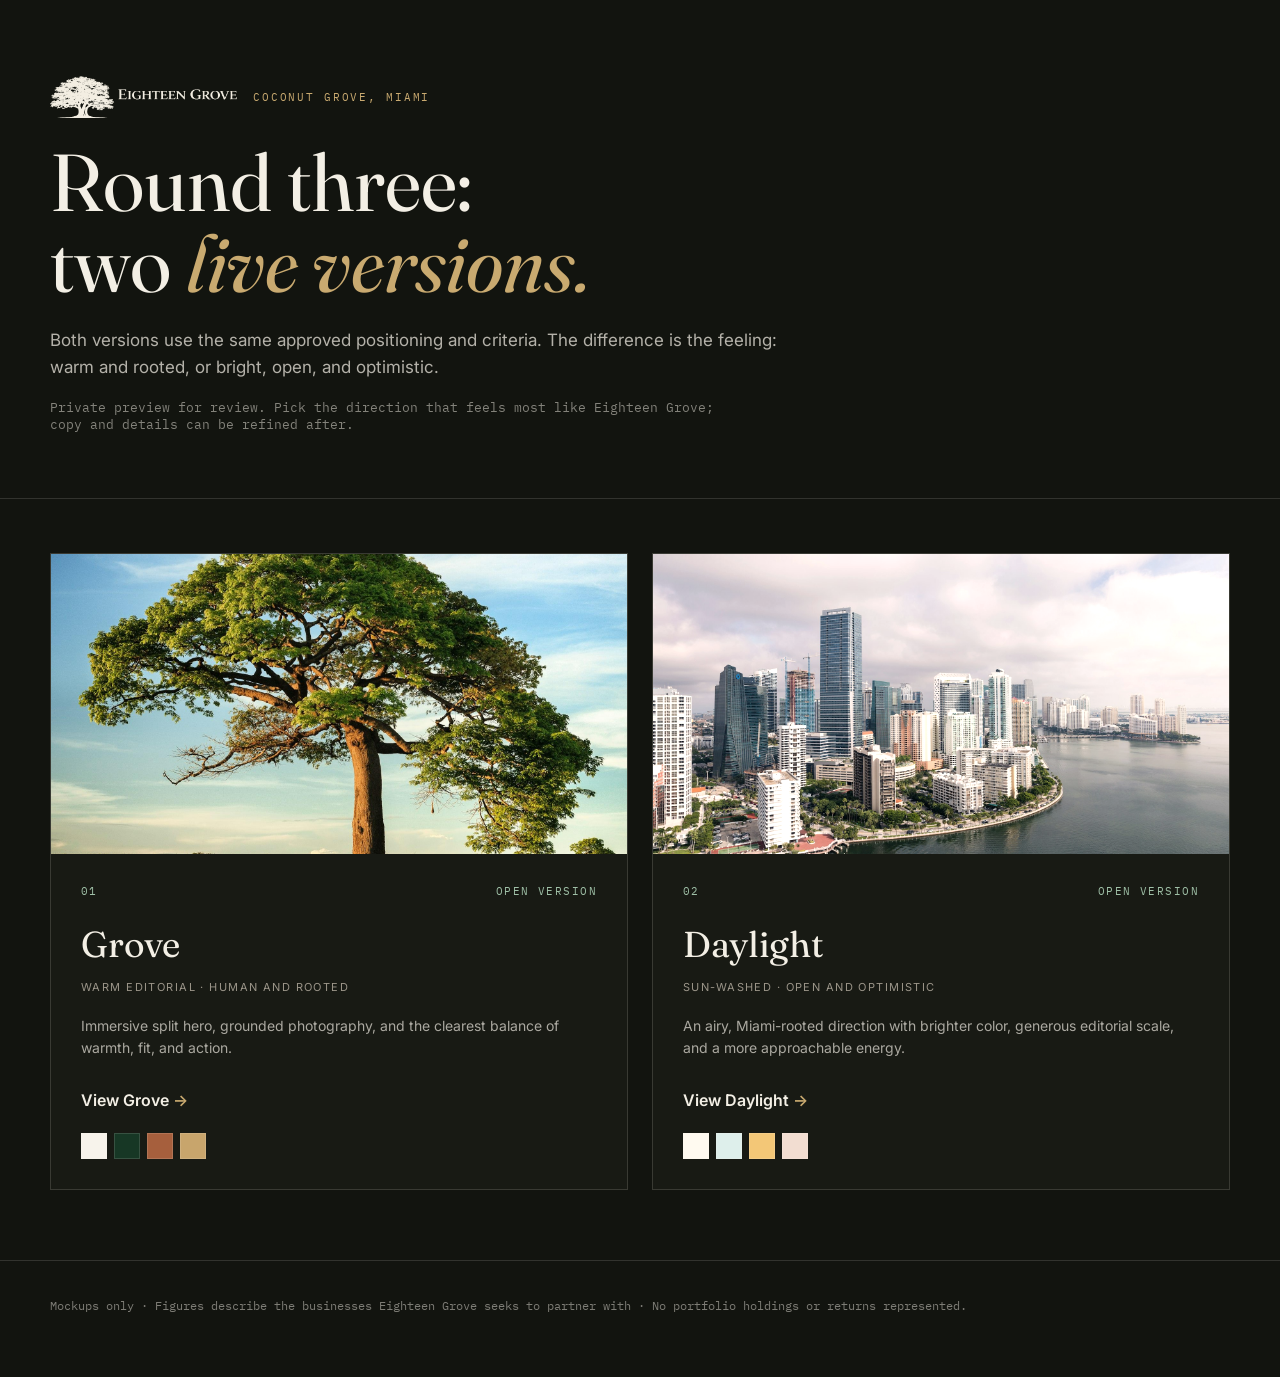
<file: index.html>
<!doctype html>
<html lang="en">
<head>
  <meta charset="utf-8">
  <meta name="viewport" content="width=device-width, initial-scale=1">
  <meta name="robots" content="noindex,nofollow">
  <title>Eighteen Grove — Two Live Directions</title>
  <meta name="description" content="Private review of two live directions for Eighteen Grove.">
  <meta property="og:title" content="Eighteen Grove — Two Live Directions">
  <meta property="og:description" content="Review the Grove and Daylight directions for Eighteen Grove.">
  <meta property="og:image" content="https://mlevine93.github.io/eg-site-preview/assets/canopy-light.jpg">
  <link rel="icon" href="assets/oak-green.png">
  <link rel="preconnect" href="https://fonts.googleapis.com">
  <link rel="preconnect" href="https://fonts.gstatic.com" crossorigin>
  <link href="https://fonts.googleapis.com/css2?family=Fraunces:ital,opsz,wght@0,9..144,400;1,9..144,400&family=Inter:wght@400;500;600&family=IBM+Plex+Mono:wght@400&display=swap" rel="stylesheet">
  <style>
    *{box-sizing:border-box}body{margin:0;background:#12140f;color:#f3efe5;font-family:Inter,system-ui,sans-serif;line-height:1.6}a{color:inherit;text-decoration:none}.wrap{width:min(1180px,calc(100% - 64px));margin:0 auto}.mono{font:11px "IBM Plex Mono",monospace;letter-spacing:.17em;text-transform:uppercase;color:#c9aa70}header{padding:76px 0 52px;border-bottom:1px solid rgba(243,239,229,.14)}.brand{display:flex;gap:16px;align-items:center;margin-bottom:24px}.brand img{width:auto;height:42px;object-fit:contain}h1,h2{font-family:Fraunces,serif;font-weight:400}h1{font-size:clamp(46px,6.3vw,82px);line-height:1;margin:0 0 24px}h1 em{color:#c9aa70}header p{max-width:45em;color:rgba(243,239,229,.72);font-size:17px}.note{font:13px "IBM Plex Mono",monospace;color:rgba(243,239,229,.5);max-width:52em}.grid{display:grid;grid-template-columns:repeat(2,minmax(0,1fr));gap:24px;padding:54px 0 70px}.card{display:flex;flex-direction:column;background:#181a14;border:1px solid rgba(243,239,229,.15);transition:transform .25s,border-color .25s}.card:hover{transform:translateY(-5px);border-color:rgba(201,170,112,.65)}.thumb{height:300px;overflow:hidden;background:#243426}.thumb img{width:100%;height:100%;object-fit:cover;transition:transform .5s}.card:hover .thumb img{transform:scale(1.025)}.card.grove .thumb img{object-position:center}.card.daylight .thumb img{object-position:center 58%;filter:saturate(.82) brightness(1.08)}.card-body{display:flex;flex-direction:column;flex:1;padding:30px}.label{display:flex;justify-content:space-between;gap:20px;color:#9fc0a7;font:11px "IBM Plex Mono",monospace;letter-spacing:.13em;text-transform:uppercase}.card h2{font-size:36px;margin:18px 0 6px}.tag{font-size:11px;letter-spacing:.13em;text-transform:uppercase;color:#9b9589}.card p{color:rgba(243,239,229,.67);font-size:14px;margin:18px 0 28px}.open{margin-top:auto;color:#f3efe5;font-weight:600}.open span{color:#c9aa70}.swatches{display:flex;gap:7px;margin-top:20px}.swatches i{width:26px;height:26px;border:1px solid rgba(243,239,229,.14)}footer{border-top:1px solid rgba(243,239,229,.14);padding:34px 0 60px;color:rgba(243,239,229,.48);font:12px "IBM Plex Mono",monospace;line-height:1.8}@media(max-width:900px){.grid{grid-template-columns:1fr}.thumb{height:300px}}@media(max-width:560px){.wrap{width:min(100% - 36px,1180px)}header{padding-top:54px}.brand{align-items:flex-start;flex-direction:column}.brand img{height:36px}.grid{padding-top:36px}.thumb{height:220px}}
  </style>
</head>
<body>
  <header>
    <div class="wrap">
      <div class="brand"><img src="assets/lockup-cream.png" alt="Eighteen Grove"><span class="mono">Coconut Grove, Miami</span></div>
      <h1>Round three:<br>two <em>live versions.</em></h1>
      <p>Both versions use the same approved positioning and criteria. The difference is the feeling: warm and rooted, or bright, open, and optimistic.</p>
      <p class="note">Private preview for review. Pick the direction that feels most like Eighteen Grove; copy and details can be refined after.</p>
    </div>
  </header>

  <main class="wrap">
    <div class="grid">
      <a class="card grove" href="draft-grove.html">
        <div class="thumb"><img src="assets/oak-field.jpg" alt="Preview of the Grove direction"></div>
        <div class="card-body"><div class="label"><span>01</span><span>Open version</span></div><h2>Grove</h2><div class="tag">Warm editorial · Human and rooted</div><p>Immersive split hero, grounded photography, and the clearest balance of warmth, fit, and action.</p><div class="open">View Grove <span>→</span></div><div class="swatches"><i style="background:#f7f3eb"></i><i style="background:#173725"></i><i style="background:#a65f3d"></i><i style="background:#c8a56c"></i></div></div>
      </a>
      <a class="card daylight" href="draft-daylight.html">
        <div class="thumb"><img src="assets/miami-coast.jpg" alt="Preview of the Daylight direction"></div>
        <div class="card-body"><div class="label"><span>02</span><span>Open version</span></div><h2>Daylight</h2><div class="tag">Sun-washed · Open and optimistic</div><p>An airy, Miami-rooted direction with brighter color, generous editorial scale, and a more approachable energy.</p><div class="open">View Daylight <span>→</span></div><div class="swatches"><i style="background:#fffaf0"></i><i style="background:#deefeb"></i><i style="background:#f3c777"></i><i style="background:#f2ddd1"></i></div></div>
      </a>
    </div>
  </main>

  <footer><div class="wrap">Mockups only · Figures describe the businesses Eighteen Grove seeks to partner with · No portfolio holdings or returns represented.</div></footer>
</body>
</html>
</file>
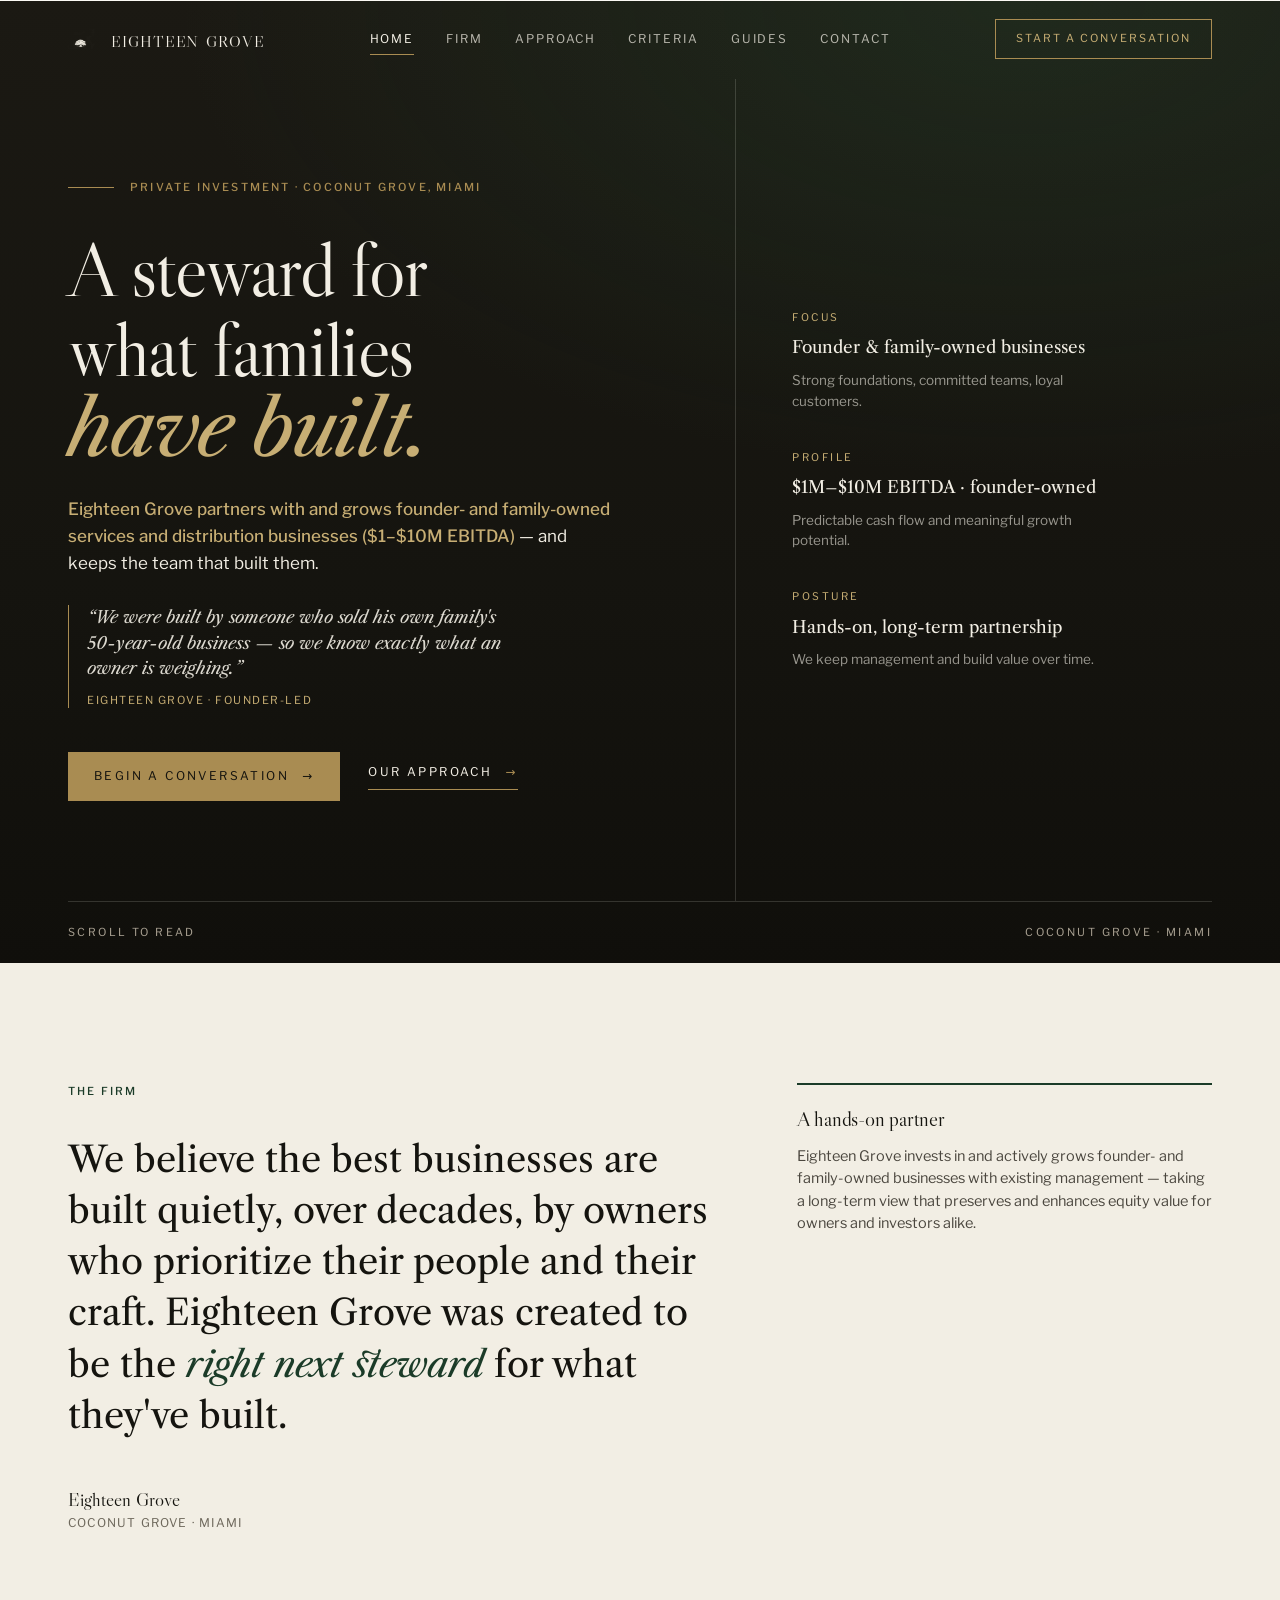
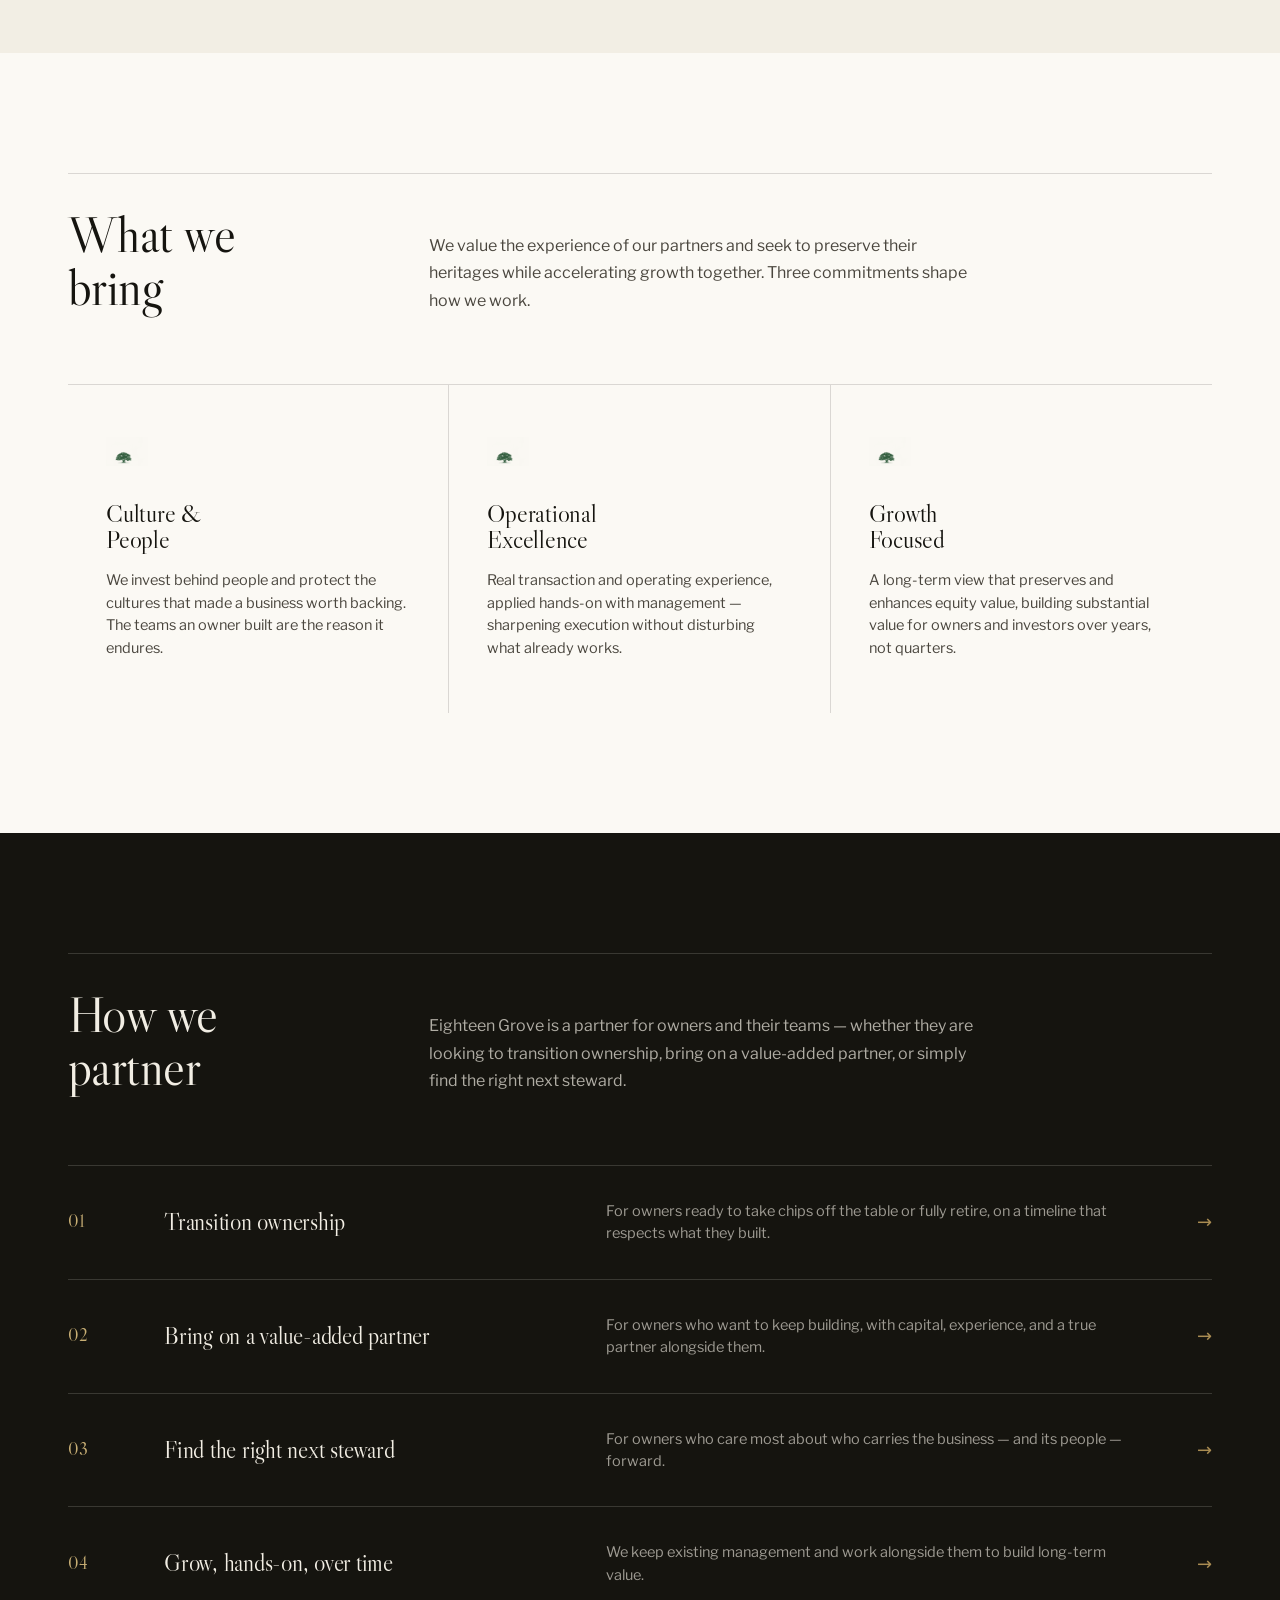
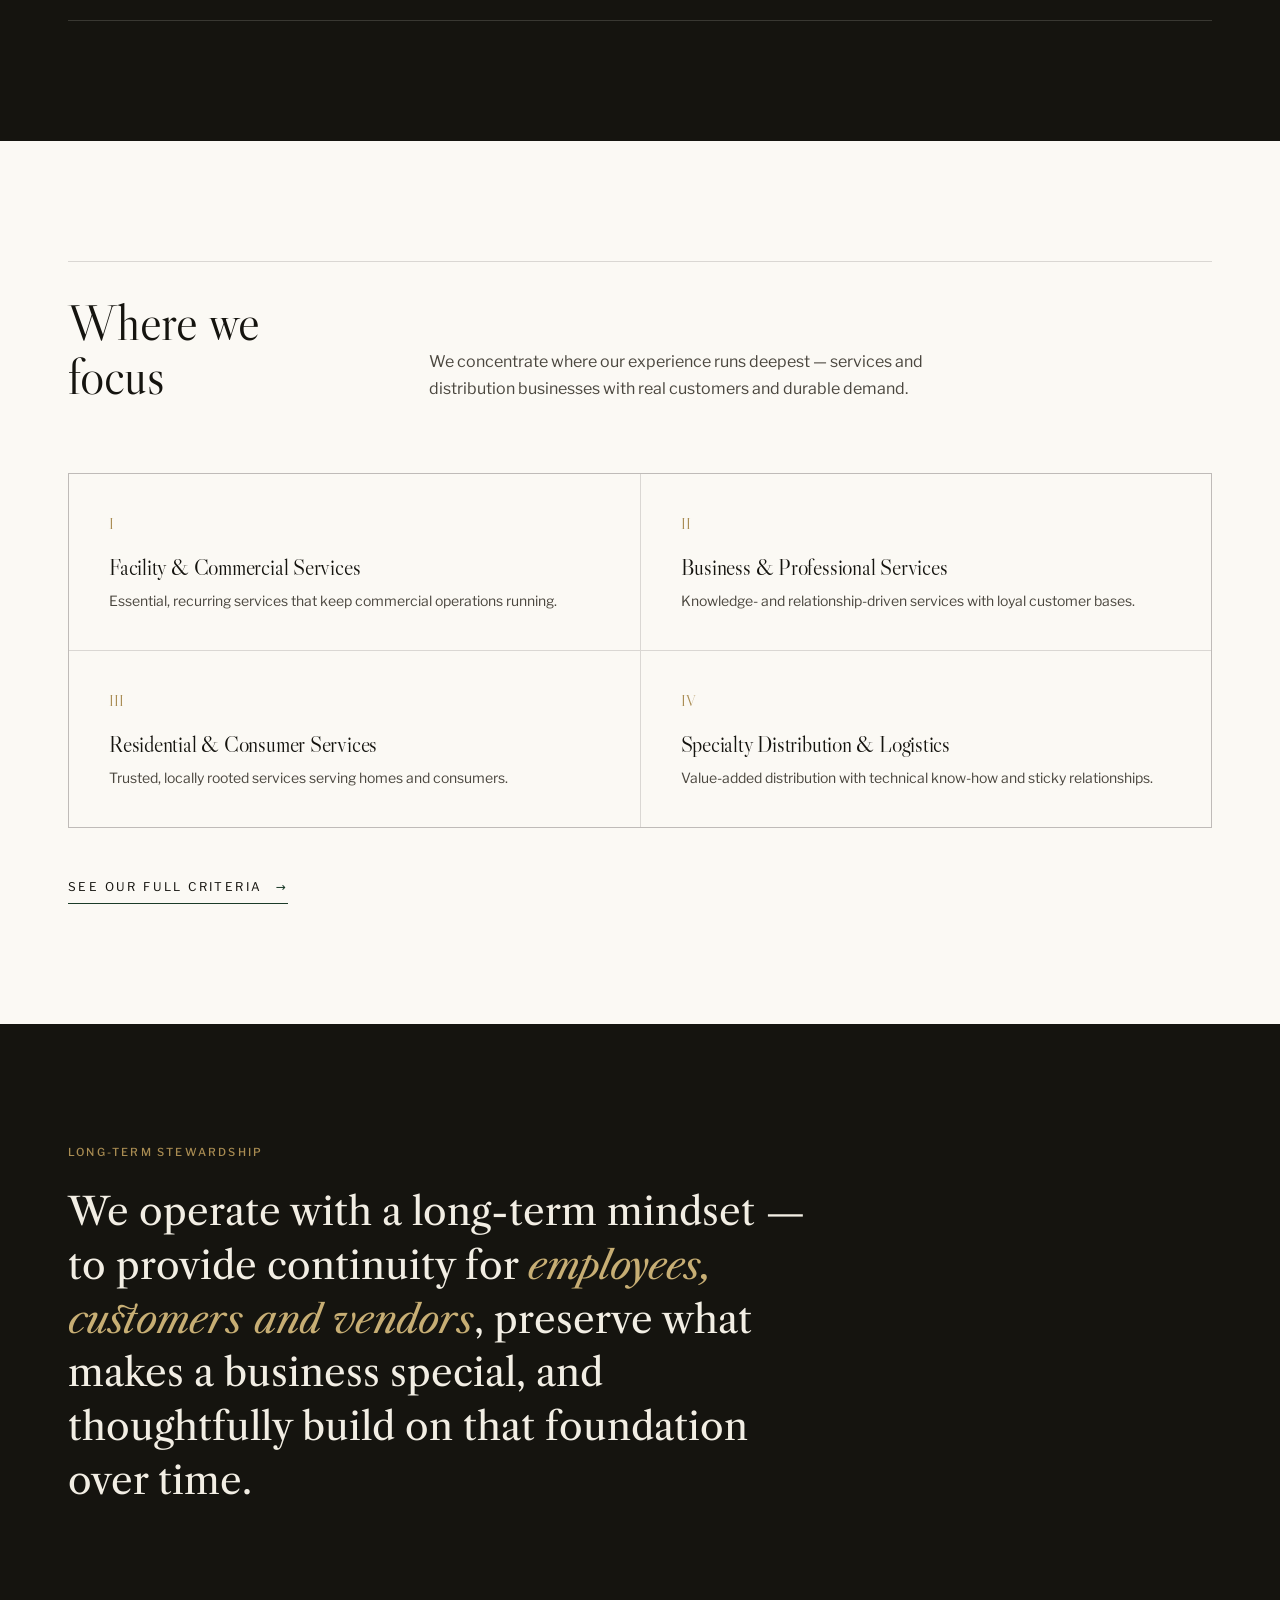
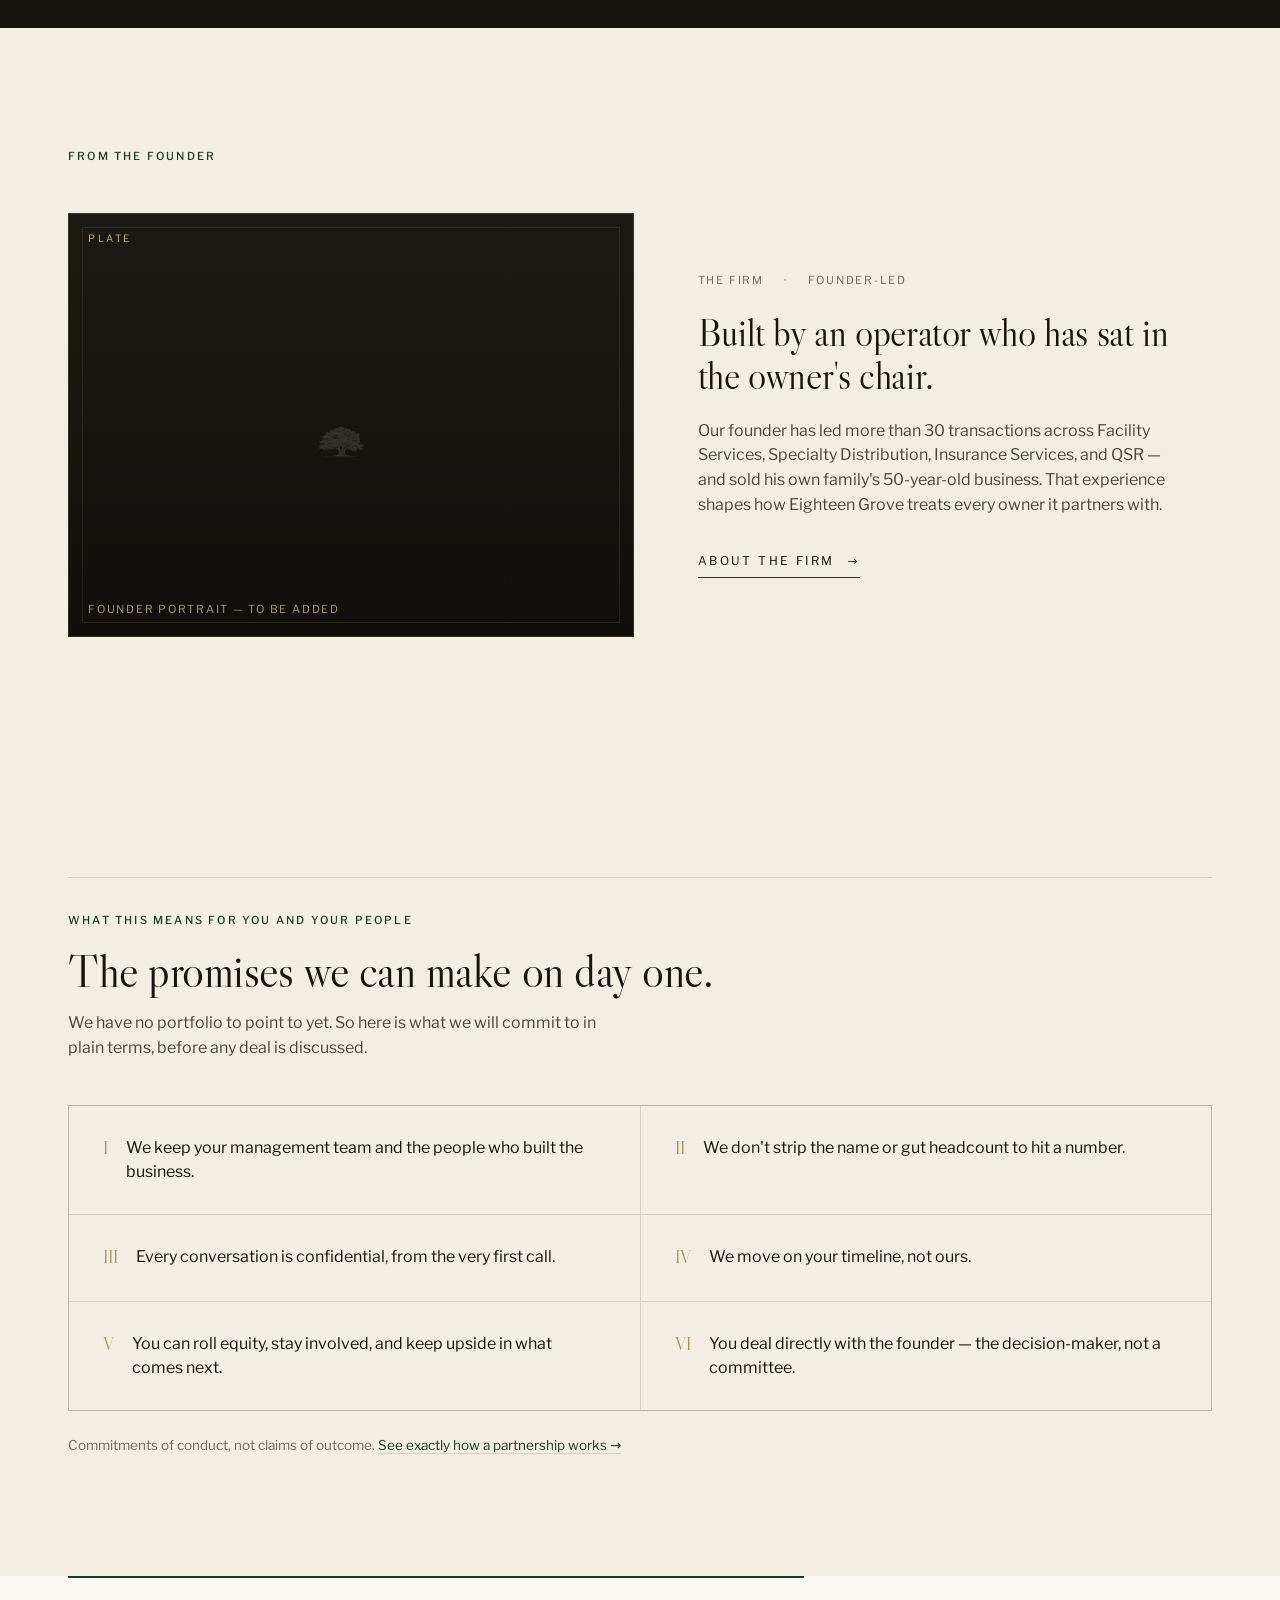
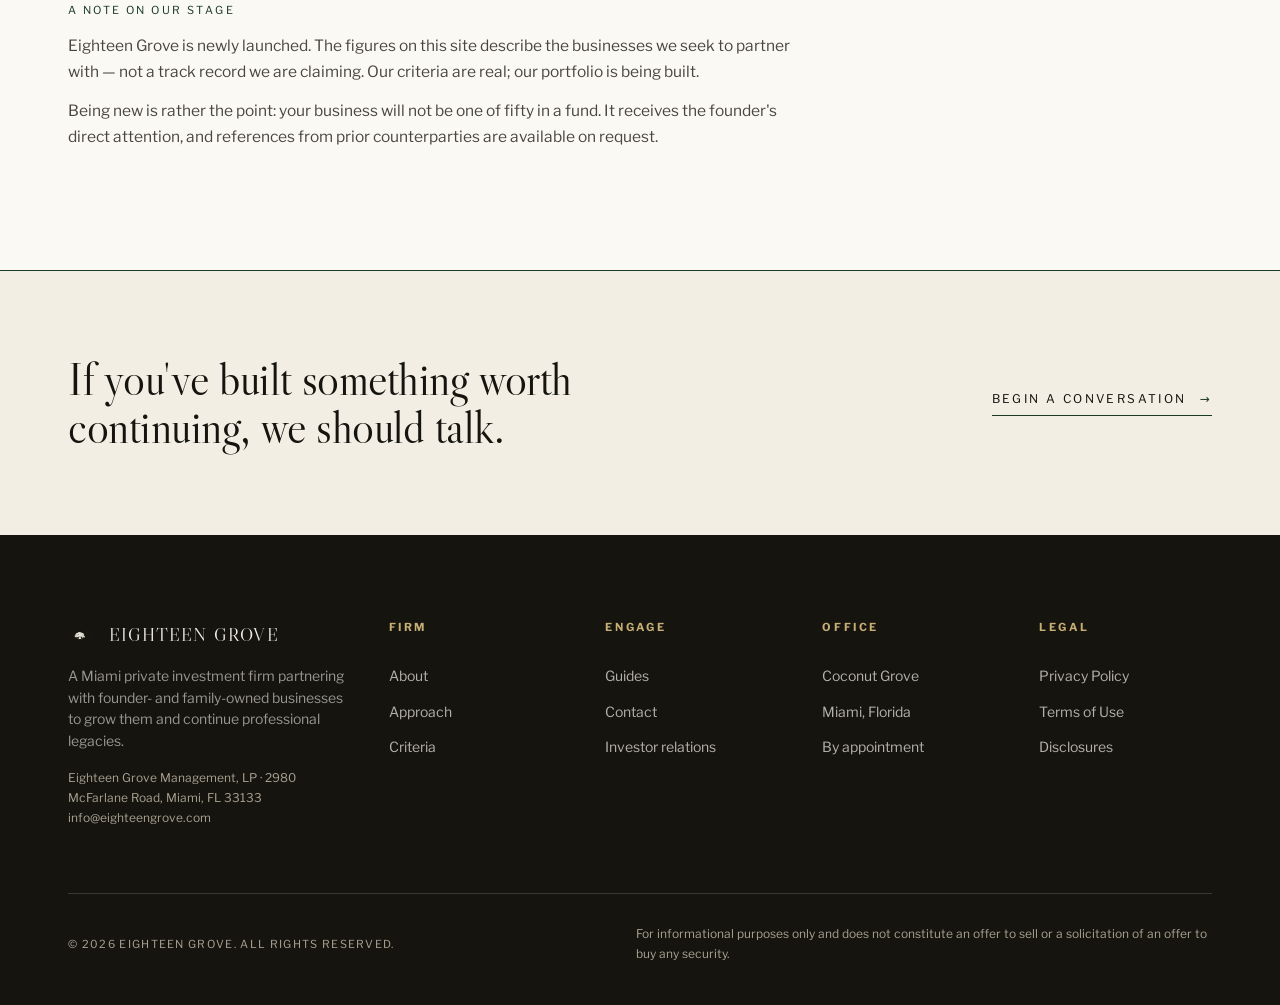
<file: 18grove-01-classic.html>
<!DOCTYPE html>
<html lang="en">
<head>
<meta charset="UTF-8" />
<meta name="viewport" content="width=device-width, initial-scale=1.0" />
<!-- PREVIEW ONLY: remove this noindex line before the real launch -->
<meta name="robots" content="noindex,nofollow" />
<title>Eighteen Grove — Private investment for founder & family-owned businesses</title>
<meta name="description" content="Eighteen Grove is a Miami private investment firm that partners with and grows founder- and family-owned services and distribution businesses ($1–$10M EBITDA) — and keeps the team that built them." />
<meta property="og:type" content="website" />
<meta property="og:title" content="Eighteen Grove — Private investment for founder & family-owned businesses" />
<meta property="og:description" content="A partner for owners considering a transition. We keep your management, protect your name, and move on your timeline. Founder-led, Coconut Grove, Miami." />
<meta property="og:site_name" content="Eighteen Grove" />
<meta name="twitter:card" content="summary_large_image" />
<script type="application/ld+json">
{"@context":"https://schema.org","@type":"Organization","name":"Eighteen Grove","legalName":"Eighteen Grove Management, LP","description":"Private investment firm partnering with founder- and family-owned businesses in the lower middle market.","address":{"@type":"PostalAddress","streetAddress":"2980 McFarlane Road","addressLocality":"Miami","addressRegion":"FL","postalCode":"33133","addressCountry":"US"},"email":"info@eighteengrove.com"}
</script>
<link rel="preconnect" href="https://fonts.googleapis.com" />
<link rel="preconnect" href="https://fonts.gstatic.com" crossorigin />
<link href="https://fonts.googleapis.com/css2?family=Libre+Caslon+Display&family=Libre+Caslon+Text:ital,wght@0,400;0,700;1,400&family=Libre+Franklin:wght@300;400;500;600&display=swap" rel="stylesheet" />
<style>
  :root{
    --ink:#15140F;
    --ink-soft:#22201A;
    --cream:#F2EEE4;
    --paper:#FBF9F4;
    --forest:#2E5A3A;
    --forest-deep:#1B3B28;
    --brass:#A98C52;
    --brass-soft:#C7AE74;
    --rule:rgba(242,238,228,0.16);
    --rule-dark:rgba(21,20,15,0.14);
    --muted:#6E685C;
    --muted-dark:#A9A192;
    --serif:'Libre Caslon Display', Georgia, serif;
    --serif-text:'Libre Caslon Text', Georgia, serif;
    --sans:'Libre Franklin', system-ui, sans-serif;
  }
  *{box-sizing:border-box;margin:0;padding:0}
  html{scroll-behavior:smooth}
  body{font-family:var(--sans);background:var(--paper);color:var(--ink);font-weight:400;line-height:1.55;-webkit-font-smoothing:antialiased;text-rendering:optimizeLegibility}
  .page{display:none}
  .page.active{display:block;animation:fade .55s ease both}
  @keyframes fade{from{opacity:0;transform:translateY(8px)}to{opacity:1;transform:none}}
  .wrap{max-width:1240px;margin:0 auto;padding:0 48px}
  .label{font-size:11px;letter-spacing:.2em;text-transform:uppercase;font-weight:500;color:var(--forest-deep)}
  .label.brass{color:var(--brass)}
  .label.faint{color:var(--muted)}
  a{color:inherit;text-decoration:none}
  h1,h2,h3,h4{font-family:var(--serif);font-weight:400;line-height:1.04;letter-spacing:-.01em}
  :focus-visible{outline:2px solid var(--forest);outline-offset:3px}
  .hero :focus-visible,.band :focus-visible,.page-hero :focus-visible,.login-left :focus-visible{outline-color:var(--brass)}

  /* OAK + WORDMARK */
  .oak{display:inline-block;vertical-align:middle;background-color:currentColor;-webkit-mask:url(assets/oak-green.png) center/contain no-repeat;mask:url(assets/oak-green.png) center/contain no-repeat}
  .oak svg{display:none}
  .wordmark{font-family:var(--serif);font-variant:small-caps;text-transform:lowercase;letter-spacing:.04em;line-height:1}

  /* NAV */
  header.nav{position:sticky;top:0;z-index:50;background:rgba(21,20,15,0);transition:background .4s ease,border-color .4s ease;border-bottom:1px solid transparent}
  body[data-scrolled="1"] header.nav{background:rgba(21,20,15,0.97);border-bottom:1px solid var(--rule);backdrop-filter:saturate(120%) blur(2px)}
  .nav-inner{display:flex;align-items:center;justify-content:space-between;height:78px}
  .brand{display:flex;align-items:center;gap:13px;color:var(--cream)}
  .brand .oak{width:30px;height:28px;color:var(--cream)}
  .brand .wordmark{font-size:23px;color:var(--cream)}
  nav.links{display:flex;align-items:center;gap:32px}
  nav.links a{font-size:12px;letter-spacing:.16em;text-transform:uppercase;font-weight:400;color:rgba(242,238,228,.72);position:relative;padding:4px 0;transition:color .25s}
  nav.links a:hover{color:var(--cream)}
  nav.links a.active{color:var(--cream)}
  nav.links a.active::after{content:"";position:absolute;left:0;right:0;bottom:-3px;height:1px;background:var(--brass)}
  .nav-cta{font-size:11px;letter-spacing:.18em;text-transform:uppercase;border:1px solid var(--brass);color:var(--brass-soft);padding:10px 20px;transition:all .3s}
  .nav-cta:hover{background:var(--brass);color:var(--ink)}
  .burger{display:none;flex-direction:column;gap:5px;cursor:pointer;padding:6px}
  .burger span{width:24px;height:1px;background:var(--cream);transition:.3s}

  /* HERO */
  .hero{background:var(--ink);color:var(--cream);position:relative;overflow:hidden;margin-top:-78px;padding-top:78px}
  .hero::before{content:"";position:absolute;inset:0;background:radial-gradient(120% 90% at 80% 0%, rgba(46,90,58,0.26), transparent 55%),linear-gradient(180deg,#1B1913 0%,#15140F 60%,#100F0B 100%)}
  .hero-grid{position:relative;display:grid;grid-template-columns:1.4fr 1fr;min-height:calc(100vh - 78px);align-items:stretch}
  .hero-copy{padding:90px 56px 90px 0;display:flex;flex-direction:column;justify-content:center}
  .hero-eyebrow{display:flex;align-items:center;gap:16px;margin-bottom:34px}
  .hero-eyebrow .ln{height:1px;width:46px;background:var(--brass)}
  .hero h1{font-size:clamp(42px,6vw,86px);color:var(--cream);letter-spacing:-.018em}
  .hero h1 em{font-style:italic;color:var(--brass-soft);font-family:var(--serif-text)}
  .hero .sub{margin-top:32px;max-width:31em;font-size:17px;line-height:1.7;color:rgba(242,238,228,.74)}
  .hero-actions{margin-top:44px;display:flex;align-items:center;gap:28px;flex-wrap:wrap}
  .btn-line{font-size:12px;letter-spacing:.2em;text-transform:uppercase;color:var(--cream);display:inline-flex;align-items:center;gap:13px;border-bottom:1px solid var(--brass);padding-bottom:7px;transition:gap .3s}
  .btn-line:hover{gap:20px}
  .btn-line .arr{color:var(--brass)}
  .btn-primary{font-size:12px;letter-spacing:.2em;text-transform:uppercase;color:var(--ink);background:var(--brass);display:inline-flex;align-items:center;gap:13px;padding:15px 26px;transition:background .3s,gap .3s}
  .btn-primary:hover{background:var(--brass-soft);gap:20px}
  .hero-aside{border-left:1px solid var(--rule);padding:90px 0 90px 56px;display:flex;flex-direction:column;justify-content:center;gap:38px}
  .stat-block .k{font-size:10.5px;letter-spacing:.24em;text-transform:uppercase;color:var(--brass-soft);margin-bottom:10px}
  .stat-block .num{font-family:var(--serif-text);font-size:17px;color:var(--cream);line-height:1.4}
  .stat-block p{font-size:13.5px;color:rgba(242,238,228,.6);margin-top:10px;max-width:25em}
  .hero-foot{position:relative;border-top:1px solid var(--rule);display:flex;justify-content:space-between;align-items:center;padding:22px 0;font-size:11px;letter-spacing:.22em;text-transform:uppercase;color:var(--muted-dark)}

  section{padding:120px 0}
  .sec-head{display:grid;grid-template-columns:0.8fr 2fr;gap:48px;align-items:end;margin-bottom:70px}
  .sec-head h2{font-size:clamp(30px,4vw,52px)}
  .sec-head .intro{font-size:16px;color:#4A463E;max-width:34em;line-height:1.72}
  .rule-top{border-top:1px solid var(--rule-dark);padding-top:34px}

  /* statement */
  .statement{background:var(--cream)}
  .statement-grid{display:grid;grid-template-columns:1.6fr 1fr;gap:64px;align-items:start}
  .statement .big{font-family:var(--serif-text);font-size:clamp(23px,3vw,36px);line-height:1.42;max-width:20em;color:var(--ink)}
  .statement .big em{font-style:italic;color:var(--forest-deep)}
  .signature{margin-top:44px;display:flex;align-items:center;gap:18px}
  .signature .s-name{font-family:var(--serif);font-size:19px}
  .signature .s-role{font-size:12px;letter-spacing:.1em;text-transform:uppercase;color:var(--muted)}
  .aside-card{border-top:2px solid var(--forest-deep);padding-top:24px}
  .aside-card h4{font-size:21px;margin-bottom:14px}
  .aside-card p{font-size:14.5px;color:#4A463E}

  /* pillars */
  .pillars{display:grid;grid-template-columns:repeat(3,1fr);border-top:1px solid var(--rule-dark)}
  .pillar{padding:46px 38px 54px;border-right:1px solid var(--rule-dark);position:relative;transition:background .4s}
  .pillar:last-child{border-right:none}
  .pillar:hover{background:var(--cream)}
  .pillar .ic{width:42px;height:40px;color:var(--forest);margin-bottom:30px}
  .pillar h3{font-size:25px;margin-bottom:16px}
  .pillar p{font-size:14.5px;color:#4A463E}

  /* approach band */
  .band{background:var(--ink);color:var(--cream)}
  .band .sec-head .intro{color:rgba(242,238,228,.7)}
  .band h2{color:var(--cream)}
  .approach-list{border-top:1px solid var(--rule)}
  .approach-row{display:grid;grid-template-columns:64px 1fr 1.3fr 40px;gap:32px;align-items:center;padding:34px 0;border-bottom:1px solid var(--rule);transition:padding .35s,background .35s}
  .approach-row:hover{padding-left:18px;padding-right:18px;background:rgba(255,255,255,.02)}
  .approach-row .no{font-family:var(--serif);color:var(--brass-soft);font-size:17px}
  .approach-row h3{font-size:24px;color:var(--cream)}
  .approach-row p{font-size:14.5px;color:rgba(242,238,228,.62)}
  .approach-row .chev{color:var(--brass);text-align:right;font-size:18px;transition:transform .35s}
  .approach-row:hover .chev{transform:translateX(6px)}

  /* focus grid */
  .focus{display:grid;grid-template-columns:repeat(2,1fr);gap:1px;background:var(--rule-dark);border:1px solid var(--rule-dark)}
  .focus-cell{background:var(--paper);padding:38px 40px;transition:background .4s}
  .focus-cell:hover{background:var(--cream)}
  .focus-cell .fn{font-family:var(--serif);font-size:15px;color:var(--brass);display:block;margin-bottom:22px}
  .focus-cell h3{font-size:22px;margin-bottom:10px}
  .focus-cell p{font-size:14px;color:#4A463E}

  /* criteria */
  .criteria{background:var(--cream)}
  .crit-grid{display:grid;grid-template-columns:repeat(3,1fr);gap:1px;background:var(--rule-dark);border:1px solid var(--rule-dark);margin-top:54px}
  .crit{background:var(--cream);padding:40px}
  .crit .tag{font-size:11px;letter-spacing:.2em;text-transform:uppercase;color:var(--forest-deep);display:block;margin-bottom:20px}
  .crit .k{font-family:var(--serif);font-size:25px;margin-bottom:6px}
  .crit .v{font-size:13.5px;color:var(--muted)}

  /* founder feature */
  .insight-feature{display:grid;grid-template-columns:1.1fr 1fr;gap:64px;align-items:center}
  .plate{aspect-ratio:4/3;background:linear-gradient(180deg,#1C1A14 0%,#100F0B 100%);position:relative;overflow:hidden;box-shadow:inset 0 0 0 1px rgba(169,140,82,.22);display:flex;align-items:center;justify-content:center}
  .plate .oak{width:120px;height:112px;color:rgba(242,238,228,.13)}
  .plate::after{content:"";position:absolute;inset:14px;border:1px solid rgba(169,140,82,.16)}
  .plate::before{content:"Plate";position:absolute;top:18px;left:20px;font-size:10px;letter-spacing:.26em;text-transform:uppercase;color:var(--brass-soft);z-index:2}
  .plate .cap{position:absolute;bottom:20px;left:20px;right:20px;font-size:11px;letter-spacing:.16em;text-transform:uppercase;color:rgba(199,174,116,.85);z-index:2;line-height:1.5}
  .insight-meta{display:flex;gap:20px;font-size:11px;letter-spacing:.16em;text-transform:uppercase;color:var(--muted);margin-bottom:22px}
  .insight-feature h3{font-size:clamp(26px,3vw,40px);line-height:1.12;margin-bottom:22px}
  .insight-feature p{font-size:16px;color:#4A463E;max-width:30em;margin-bottom:30px}

  /* CTA */
  .cta-strip{background:var(--cream);color:var(--ink);border-top:1px solid var(--forest-deep)}
  .cta-strip .wrap{display:flex;justify-content:space-between;align-items:center;gap:40px;padding-top:84px;padding-bottom:84px}
  .cta-strip h2{color:var(--ink);font-size:clamp(28px,3.6vw,46px);max-width:15em}
  .cta-strip .btn-line{color:var(--ink);border-color:var(--forest-deep)}
  .cta-strip .btn-line .arr{color:var(--forest-deep)}

  /* FOOTER */
  footer.site{background:var(--ink);color:var(--cream);padding:84px 0 40px}
  .foot-grid{display:grid;grid-template-columns:1.6fr 1fr 1fr 1fr 1fr;gap:44px;padding-bottom:64px;border-bottom:1px solid var(--rule)}
  .foot-brand .brand{margin-bottom:20px}
  .foot-brand .brand .oak{width:28px;height:26px;color:var(--cream)}
  .foot-brand .brand .wordmark{font-size:26px;color:var(--cream)}
  .foot-brand p{font-size:14px;color:rgba(242,238,228,.6);max-width:24em}
  .foot-brand .addr{font-size:12px;color:var(--muted-dark);margin-top:16px;line-height:1.7}
  .foot-col h5{font-size:11px;letter-spacing:.24em;text-transform:uppercase;color:var(--brass-soft);margin-bottom:22px}
  .foot-col a{display:block;font-size:14px;color:rgba(242,238,228,.72);padding:7px 0;transition:color .25s}
  .foot-col a:hover{color:var(--cream)}
  .foot-bottom{display:flex;justify-content:space-between;align-items:center;padding-top:30px;font-size:11px;letter-spacing:.12em;text-transform:uppercase;color:var(--muted-dark);gap:30px;flex-wrap:wrap}
  .foot-bottom .disc{max-width:48em;line-height:1.7;text-transform:none;letter-spacing:0;font-size:12px}

  /* PAGE HERO */
  .page-hero{background:var(--ink);color:var(--cream);padding:158px 0 90px;margin-top:-78px;position:relative;overflow:hidden}
  .page-hero::before{content:"";position:absolute;inset:0;background:radial-gradient(110% 80% at 90% 10%, rgba(46,90,58,0.2), transparent 55%)}
  .page-hero .wrap{position:relative}
  .crumb{font-size:11px;letter-spacing:.22em;text-transform:uppercase;color:var(--brass-soft);margin-bottom:30px}
  .page-hero h1{font-size:clamp(40px,6vw,82px);color:var(--cream);max-width:15em}
  .page-hero h1 em{font-style:italic;color:var(--brass-soft);font-family:var(--serif-text)}
  .page-hero .lead{margin-top:30px;font-size:18px;color:rgba(242,238,228,.72);max-width:33em;line-height:1.7}

  .strat-intro{display:grid;grid-template-columns:0.7fr 2fr;gap:48px}
  .strat-intro .label{margin-top:8px}
  .strat-intro p{font-family:var(--serif-text);font-size:clamp(21px,2.5vw,30px);line-height:1.46;color:var(--ink)}
  .strat-intro p em{font-style:italic;color:var(--forest-deep)}
  .principles{border-top:1px solid var(--rule-dark);margin-top:84px}
  .principle{display:grid;grid-template-columns:0.5fr 0.9fr 1.4fr;gap:40px;padding:46px 0;border-bottom:1px solid var(--rule-dark);align-items:start}
  .principle .pno{font-family:var(--serif);font-size:32px;color:var(--brass)}
  .principle h3{font-size:26px}
  .principle p{font-size:15px;color:#4A463E}
  .principle ul{list-style:none;margin-top:18px}
  .principle li{font-size:13.5px;color:#5A554C;padding:6px 0 6px 20px;position:relative}
  .principle li::before{content:"—";position:absolute;left:0;color:var(--brass)}

  /* bio */
  .bio-grid{display:grid;grid-template-columns:0.8fr 1.2fr;gap:60px;align-items:start}
  .bio-grid h3{font-size:30px;margin-bottom:6px}
  .bio-grid .role{font-size:12px;letter-spacing:.16em;text-transform:uppercase;color:var(--forest-deep);margin-bottom:24px}
  .bio-grid p{font-size:16px;color:#4A463E;margin-bottom:18px;line-height:1.72}

  /* LOGIN */
  .login-screen{min-height:100vh;display:grid;grid-template-columns:1.15fr 1fr;background:var(--ink);margin-top:-78px}
  .login-left{position:relative;overflow:hidden;padding:64px 64px 56px;display:flex;flex-direction:column;justify-content:space-between;color:var(--cream)}
  .login-left::before{content:"";position:absolute;inset:0;background:radial-gradient(100% 90% at 20% 10%, rgba(46,90,58,0.3), transparent 55%),linear-gradient(160deg,#1C1A13,#100F0B)}
  .login-left .oak-bg{position:absolute;right:-6%;bottom:-8%;width:300px;height:280px;color:rgba(242,238,228,.05);z-index:1}
  .login-left>.brand,.login-left>div,.login-left>.login-meta{position:relative;z-index:2}
  .login-left .brand .oak{width:28px;height:26px;color:var(--cream)}
  .login-left .brand .wordmark{font-size:21px;color:var(--cream)}
  .login-quote{font-family:var(--serif-text);font-size:clamp(24px,2.8vw,34px);line-height:1.42;max-width:16em;color:var(--cream)}
  .login-quote em{font-style:italic;color:var(--brass-soft)}
  .login-meta{font-size:11px;letter-spacing:.04em;text-transform:uppercase;color:var(--muted-dark);line-height:1.9}
  .login-meta a{color:var(--brass-soft);border-bottom:1px solid rgba(199,174,116,.4)}
  .login-right{background:var(--paper);display:flex;align-items:center;justify-content:center;padding:48px}
  .login-card{width:100%;max-width:400px}
  .login-card .brand{display:flex;align-items:center;gap:11px;margin-bottom:6px;color:var(--ink)}
  .login-card .brand .oak{width:28px;height:26px;color:var(--forest)}
  .login-card .brand .wordmark{font-size:23px}
  .login-card .lc-sub{font-size:12px;letter-spacing:.22em;text-transform:uppercase;color:var(--muted);margin-bottom:44px}
  .login-card h2{font-size:30px;margin-bottom:8px}
  .login-card .h-sub{font-size:14.5px;color:#4A463E;margin-bottom:36px}
  .field{margin-bottom:24px}
  .field label{display:block;font-size:11px;letter-spacing:.18em;text-transform:uppercase;color:var(--muted);margin-bottom:11px}
  .field input{width:100%;background:transparent;border:none;border-bottom:1px solid var(--rule-dark);padding:11px 0;font-family:var(--sans);font-size:16px;color:var(--ink);transition:border-color .3s}
  .field input:focus{outline:none;border-bottom-color:var(--forest)}
  .field input::placeholder{color:#B6AFA2}
  .login-row{display:flex;justify-content:space-between;align-items:center;margin:30px 0 26px}
  .remember{display:flex;align-items:center;gap:10px;font-size:13px;color:#4A463E;cursor:pointer}
  .remember .box{width:15px;height:15px;accent-color:var(--forest);cursor:pointer;margin:0}
  .forgot{font-size:12px;letter-spacing:.08em;color:var(--forest-deep);border-bottom:1px solid transparent}
  .forgot:hover{border-bottom-color:var(--forest-deep)}
  .btn-solid{width:100%;background:var(--ink);color:var(--cream);border:none;cursor:pointer;padding:17px;font-family:var(--sans);font-size:12px;letter-spacing:.2em;text-transform:uppercase;transition:background .3s}
  .btn-solid:hover{background:var(--forest-deep)}
  .login-note{margin-top:32px;padding-top:24px;border-top:1px solid var(--rule-dark);font-size:12.5px;color:var(--muted);line-height:1.7}
  .login-note a{color:var(--forest-deep)}
  .secure{display:flex;align-items:center;gap:9px;font-size:11px;letter-spacing:.16em;text-transform:uppercase;color:var(--forest);margin-top:28px}
  .secure .dot{width:6px;height:6px;border-radius:50%;background:var(--forest)}

  /* contact */
  .contact-grid{display:grid;grid-template-columns:1.3fr 1fr;gap:80px;align-items:start}
  .contact-block{margin-bottom:40px;border-top:1px solid var(--rule-dark);padding-top:24px}
  .contact-block .k{font-size:11px;letter-spacing:.22em;text-transform:uppercase;color:var(--forest-deep);margin-bottom:14px}
  .contact-block .v{font-family:var(--serif-text);font-size:20px;line-height:1.5}
  .contact-block .v a{border-bottom:1px solid var(--rule-dark)}

  /* panel additions */
  .qualifier{font-size:17px;line-height:1.6;color:var(--cream);max-width:32em;margin-top:26px;font-weight:400}
  .qualifier b{color:var(--brass-soft);font-weight:500}
  .founder-line{margin-top:28px;padding-left:18px;border-left:1px solid var(--brass)}
  .founder-line p{font-family:var(--serif-text);font-style:italic;font-size:17px;line-height:1.5;color:rgba(242,238,228,.9);max-width:26em}
  .founder-line .sig{display:block;font-family:var(--sans);font-style:normal;font-size:11px;letter-spacing:.14em;text-transform:uppercase;color:var(--brass-soft);margin-top:10px}
  .commitments{background:var(--cream)}
  .commit-head{margin-bottom:44px;border-top:1px solid var(--rule-dark);padding-top:34px}
  .commit-head .label{margin-bottom:18px}
  .commit-head h2{font-size:clamp(28px,3.6vw,46px);max-width:16em}
  .commit-head p{font-size:16px;color:#4A463E;max-width:34em;margin-top:16px}
  .commit-list{display:grid;grid-template-columns:repeat(2,1fr);gap:1px;background:var(--rule-dark);border:1px solid var(--rule-dark)}
  .commit-item{background:var(--cream);padding:30px 34px;display:flex;gap:18px;align-items:flex-start}
  .commit-item .ck{font-family:var(--serif);font-size:17px;color:var(--brass)}
  .commit-item p{font-size:16px;color:var(--ink);line-height:1.5}
  .commit-foot{margin-top:24px;font-size:13.5px;color:var(--muted)}
  .commit-foot a{color:var(--forest-deep);border-bottom:1px solid var(--rule-dark)}
  .stage-note{border-top:2px solid var(--forest-deep);padding-top:24px;max-width:46em}
  .stage-note .k{font-size:11px;letter-spacing:.22em;text-transform:uppercase;color:var(--forest-deep);margin-bottom:14px}
  .stage-note p{font-size:15.5px;color:#4A463E;line-height:1.7}
  .stage-note p+p{margin-top:12px}
  .process{border-top:1px solid var(--rule-dark)}
  .pstep{display:grid;grid-template-columns:0.5fr 0.9fr 1.4fr;gap:40px;padding:40px 0;border-bottom:1px solid var(--rule-dark);align-items:start}
  .pstep .pno{font-family:var(--serif);font-size:30px;color:var(--brass)}
  .pstep h3{font-size:24px}
  .pstep p{font-size:15px;color:#4A463E}
  .advisors{border-top:2px solid var(--forest-deep);padding-top:28px}
  .advisors h4{font-size:23px;margin-bottom:12px}
  .advisors p{font-size:15px;color:#4A463E;max-width:40em}
  .advisors ul{list-style:none;display:grid;grid-template-columns:repeat(2,1fr);gap:8px 28px;margin-top:18px}
  .advisors li{font-size:14px;color:#5A554C;padding-left:18px;position:relative}
  .advisors li::before{content:"—";position:absolute;left:0;color:var(--brass)}
  .cform .field input,.cform .field textarea,.cform .field select{width:100%;background:transparent;border:none;border-bottom:1px solid var(--rule-dark);padding:11px 0;font-family:var(--sans);font-size:16px;color:var(--ink);transition:border-color .3s}
  .cform .field textarea{min-height:110px;resize:vertical}
  .cform .field input:focus,.cform .field textarea:focus,.cform .field select:focus{outline:none;border-bottom-color:var(--forest-deep)}
  .confid{border:1px solid var(--rule-dark);border-left:3px solid var(--forest-deep);padding:22px 26px;margin-bottom:30px;background:var(--cream)}
  .confid p{font-size:14.5px;color:#4A463E;line-height:1.65}
  .confid strong{color:var(--forest-deep)}
  .legal-body{max-width:46em}
  .legal-body h3{font-family:var(--serif);font-size:24px;margin:40px 0 12px}
  .legal-body h3:first-child{margin-top:0}
  .legal-body p{font-size:15px;color:#4A463E;line-height:1.7;margin-bottom:14px}
  .sector-list{border-top:1px solid var(--rule-dark)}
  .sector{display:grid;grid-template-columns:0.9fr 1.8fr;gap:40px;padding:38px 0;border-bottom:1px solid var(--rule-dark)}
  .sector .s-head{display:flex;align-items:baseline;gap:16px}
  .sector .s-head .fn{font-family:var(--serif);font-size:20px;color:var(--brass)}
  .sector .s-head h3{font-size:24px}
  .sector>p{font-size:14.5px;color:#4A463E;margin-bottom:18px;max-width:34em}
  .sector .subs{display:flex;flex-wrap:wrap;gap:8px}
  .sector .subs span{font-size:12.5px;color:#5A554C;background:var(--cream);border:1px solid var(--rule-dark);padding:5px 12px}
  .sector-note{margin-top:26px;font-size:14px;color:var(--muted)}
  /* stewardship band */
  .steward{background:var(--ink);color:var(--cream)}
  .steward .label{color:var(--brass)}
  .steward blockquote{font-family:var(--serif-text);font-size:clamp(24px,3vw,40px);line-height:1.4;max-width:20em;color:var(--cream);margin-top:24px}
  .steward blockquote em{font-style:italic;color:var(--brass-soft)}
  /* guides */
  .guide-meta{display:flex;gap:18px;font-size:11px;letter-spacing:.16em;text-transform:uppercase;color:var(--muted);margin-bottom:22px}
  .guide-meta .cat{color:var(--forest-deep)}
  .guide-article{max-width:42em}
  .guide-article h2{font-size:clamp(28px,3.6vw,46px);line-height:1.1;margin-bottom:24px}
  .guide-article .lead-p{font-family:var(--serif-text);font-size:20px;line-height:1.6;color:var(--ink);margin-bottom:22px}
  .guide-article p{font-size:16px;color:#4A463E;line-height:1.78;margin-bottom:18px}
  .guide-article h3{font-size:24px;margin:36px 0 12px}
  .guide-list{border-top:1px solid var(--rule-dark);margin-top:8px}
  .guide-row{display:grid;grid-template-columns:0.55fr 2.2fr 0.5fr;gap:32px;padding:30px 0;border-bottom:1px solid var(--rule-dark);align-items:baseline;transition:padding .3s}
  .guide-row:hover{padding-left:14px}
  .guide-row .gr-cat{font-size:11px;letter-spacing:.16em;text-transform:uppercase;color:var(--forest-deep)}
  .guide-row h4{font-size:23px;margin-bottom:6px}
  .guide-row p{font-size:14.5px;color:#4A463E;max-width:42em}
  .guide-row .gr-date{font-size:12px;color:var(--muted);text-align:right}
  @media(max-width:980px){
    .wrap{padding:0 26px}
    .sector{grid-template-columns:1fr;gap:14px}
    .commit-list,.pstep,.advisors ul{grid-template-columns:1fr!important;display:block}
    .commit-item{border-bottom:1px solid var(--rule-dark)}
    .pstep{padding:26px 0}
    .pstep h3{margin:10px 0}
    .hero-grid{grid-template-columns:1fr}
    .hero-copy{padding:60px 0}
    .hero-aside{border-left:none;border-top:1px solid var(--rule);padding:50px 0 70px}
    .sec-head,.statement-grid,.pillars,.insight-feature,.focus,.strat-intro,.principle,.crit-grid,.contact-grid,.foot-grid,.cta-strip .wrap,.bio-grid{grid-template-columns:1fr!important;display:block}
    .pillars .pillar{border-right:none;border-bottom:1px solid var(--rule-dark)}
    .approach-row{grid-template-columns:40px 1fr;gap:16px}
    .approach-row p,.approach-row .chev{display:none}
    .login-screen{grid-template-columns:1fr}
    .login-left{min-height:280px}
    .foot-col{margin-top:38px}
    .principle{padding:34px 0}
    .principle h3{margin-top:14px}
    .crit{border-bottom:1px solid var(--rule-dark)}
    nav.links,.nav-cta{display:none}
    .burger{display:flex}
    .mobile-menu.open{display:flex}
  }
  .mobile-menu{display:none;position:fixed;inset:78px 0 0;background:var(--ink);z-index:49;flex-direction:column;padding:40px 26px;gap:6px}
  .mobile-menu a{font-family:var(--serif);font-size:30px;color:var(--cream);padding:14px 0;border-bottom:1px solid var(--rule)}
</style>
</head>
<body>

<svg width="0" height="0" style="position:absolute" aria-hidden="true"><symbol id="oak" viewBox="0 0 72 64"><g fill="currentColor"><circle cx="36" cy="22" r="14"/><circle cx="20" cy="27" r="11"/><circle cx="52" cy="27" r="11"/><circle cx="28" cy="16" r="9"/><circle cx="44" cy="16" r="9"/><circle cx="13" cy="33" r="8"/><circle cx="59" cy="33" r="8"/><circle cx="36" cy="33" r="13"/><path d="M33 33 L33 50 C33 54 29 55 24 57 L48 57 C43 55 39 54 39 50 L39 33 Z"/></g></symbol></svg>

<header class="nav">
  <div class="wrap nav-inner">
    <a href="#home" class="brand" data-nav><span class="oak"><svg><use href="#oak"/></svg></span><span class="wordmark">Eighteen Grove</span></a>
    <nav class="links">
      <a href="#home" data-nav>Home</a>
      <a href="#firm" data-nav>Firm</a>
      <a href="#approach" data-nav>Approach</a>
      <a href="#criteria" data-nav>Criteria</a>
      <a href="#insights" data-nav>Guides</a>
      <a href="#contact" data-nav>Contact</a>
    </nav>
    <a href="#contact" class="nav-cta" data-nav>Start a conversation</a>
    <div class="burger" id="burger"><span></span><span></span><span></span></div>
  </div>
</header>
<div class="mobile-menu" id="mobileMenu">
  <a href="#home" data-nav>Home</a><a href="#firm" data-nav>Firm</a><a href="#approach" data-nav>Approach</a><a href="#criteria" data-nav>Criteria</a><a href="#insights" data-nav>Guides</a><a href="#contact" data-nav>Contact</a><a href="#login" data-nav>Investor relations</a>
</div>

<!-- HOME -->
<main id="home" class="page active">
  <section class="hero" style="padding-bottom:0">
    <div class="wrap">
      <div class="hero-grid">
        <div class="hero-copy">
          <div class="hero-eyebrow"><span class="ln"></span><span class="label brass">Private Investment · Coconut Grove, Miami</span></div>
          <h1>A steward for<br>what families<br><em>have built.</em></h1>
          <p class="qualifier"><b>Eighteen Grove partners with and grows founder- and family-owned services and distribution businesses ($1–$10M EBITDA)</b> — and keeps the team that built them.</p>
          <div class="founder-line"><p>“We were built by someone who sold his own family's 50-year-old business — so we know exactly what an owner is weighing.”<span class="sig">Eighteen Grove · Founder-led</span></p></div>
          <div class="hero-actions">
            <a href="#contact" class="btn-primary" data-nav>Begin a conversation <span class="arr">→</span></a>
            <a href="#approach" class="btn-line" data-nav>Our approach <span class="arr">→</span></a>
          </div>
        </div>
        <aside class="hero-aside">
          <div class="stat-block"><div class="k">Focus</div><div class="num">Founder &amp; family-owned businesses</div><p>Strong foundations, committed teams, loyal customers.</p></div>
          <div class="stat-block"><div class="k">Profile</div><div class="num">$1M–$10M EBITDA · founder-owned</div><p>Predictable cash flow and meaningful growth potential.</p></div>
          <div class="stat-block"><div class="k">Posture</div><div class="num">Hands-on, long-term partnership</div><p>We keep management and build value over time.</p></div>
        </aside>
      </div>
      <div class="hero-foot"><span>Scroll to read</span><span>Coconut Grove · Miami</span></div>
    </div>
  </section>

  <!-- statement -->
  <section class="statement">
    <div class="wrap">
      <div class="statement-grid">
        <div>
          <div class="label" style="margin-bottom:34px">The Firm</div>
          <p class="big">We believe the best businesses are built quietly, over decades, by owners who prioritize their people and their craft. Eighteen Grove was created to be the <em>right next steward</em> for what they've built.</p>
          <div class="signature"><div><div class="s-name">Eighteen Grove</div><div class="s-role">Coconut Grove · Miami</div></div></div>
        </div>
        <div class="aside-card">
          <h4>A hands-on partner</h4>
          <p>Eighteen Grove invests in and actively grows founder- and family-owned businesses with existing management — taking a long-term view that preserves and enhances equity value for owners and investors alike.</p>
        </div>
      </div>
    </div>
  </section>

  <!-- pillars -->
  <section>
    <div class="wrap">
      <div class="sec-head rule-top">
        <h2>What we<br>bring</h2>
        <p class="intro">We value the experience of our partners and seek to preserve their heritages while accelerating growth together. Three commitments shape how we work.</p>
      </div>
      <div class="pillars">
        <div class="pillar"><div class="ic oak"><svg><use href="#oak"/></svg></div><h3>Culture &amp;<br>People</h3><p>We invest behind people and protect the cultures that made a business worth backing. The teams an owner built are the reason it endures.</p></div>
        <div class="pillar"><div class="ic oak"><svg><use href="#oak"/></svg></div><h3>Operational<br>Excellence</h3><p>Real transaction and operating experience, applied hands-on with management — sharpening execution without disturbing what already works.</p></div>
        <div class="pillar"><div class="ic oak"><svg><use href="#oak"/></svg></div><h3>Growth<br>Focused</h3><p>A long-term view that preserves and enhances equity value, building substantial value for owners and investors over years, not quarters.</p></div>
      </div>
    </div>
  </section>

  <!-- approach band -->
  <section class="band">
    <div class="wrap">
      <div class="sec-head rule-top" style="border-color:var(--rule)">
        <h2>How we<br>partner</h2>
        <p class="intro">Eighteen Grove is a partner for owners and their teams — whether they are looking to transition ownership, bring on a value-added partner, or simply find the right next steward.</p>
      </div>
      <div class="approach-list">
        <a class="approach-row" href="#approach" data-nav><span class="no">01</span><h3>Transition ownership</h3><p>For owners ready to take chips off the table or fully retire, on a timeline that respects what they built.</p><span class="chev">→</span></a>
        <a class="approach-row" href="#approach" data-nav><span class="no">02</span><h3>Bring on a value-added partner</h3><p>For owners who want to keep building, with capital, experience, and a true partner alongside them.</p><span class="chev">→</span></a>
        <a class="approach-row" href="#approach" data-nav><span class="no">03</span><h3>Find the right next steward</h3><p>For owners who care most about who carries the business — and its people — forward.</p><span class="chev">→</span></a>
        <a class="approach-row" href="#approach" data-nav><span class="no">04</span><h3>Grow, hands-on, over time</h3><p>We keep existing management and work alongside them to build long-term value.</p><span class="chev">→</span></a>
      </div>
    </div>
  </section>

  <!-- industry focus -->
  <section>
    <div class="wrap">
      <div class="sec-head rule-top">
        <h2>Where we<br>focus</h2>
        <p class="intro">We concentrate where our experience runs deepest — services and distribution businesses with real customers and durable demand.</p>
      </div>
      <div class="focus">
        <div class="focus-cell"><span class="fn">I</span><h3>Facility &amp; Commercial Services</h3><p>Essential, recurring services that keep commercial operations running.</p></div>
        <div class="focus-cell"><span class="fn">II</span><h3>Business &amp; Professional Services</h3><p>Knowledge- and relationship-driven services with loyal customer bases.</p></div>
        <div class="focus-cell"><span class="fn">III</span><h3>Residential &amp; Consumer Services</h3><p>Trusted, locally rooted services serving homes and consumers.</p></div>
        <div class="focus-cell"><span class="fn">IV</span><h3>Specialty Distribution &amp; Logistics</h3><p>Value-added distribution with technical know-how and sticky relationships.</p></div>
      </div>
      <div style="margin-top:46px"><a href="#criteria" class="btn-line" style="color:var(--ink);border-color:var(--forest-deep)" data-nav>See our full criteria <span class="arr" style="color:var(--forest-deep)">→</span></a></div>
    </div>
  </section>

  <!-- stewardship -->
  <section class="steward">
    <div class="wrap">
      <div class="label">Long-term stewardship</div>
      <blockquote>We operate with a long-term mindset — to provide continuity for <em>employees, customers and vendors</em>, preserve what makes a business special, and thoughtfully build on that foundation over time.</blockquote>
    </div>
  </section>

  <!-- founder feature -->
  <section class="statement">
    <div class="wrap">
      <div class="label" style="margin-bottom:48px">From the founder</div>
      <div class="insight-feature">
        <div class="plate"><span class="oak"><svg><use href="#oak"/></svg></span><span class="cap">Founder portrait — to be added</span></div>
        <div>
          <div class="insight-meta"><span>The Firm</span><span>·</span><span>Founder-led</span></div>
          <h3>Built by an operator who has sat in the owner's chair.</h3>
          <p>Our founder has led more than 30 transactions across Facility Services, Specialty Distribution, Insurance Services, and QSR — and sold his own family's 50-year-old business. That experience shapes how Eighteen Grove treats every owner it partners with.</p>
          <a href="#firm" class="btn-line" style="color:var(--ink);border-color:var(--forest-deep)" data-nav>About the firm <span class="arr" style="color:var(--forest-deep)">→</span></a>
        </div>
      </div>
    </div>
  </section>

  <!-- commitments -->
  <section class="commitments">
    <div class="wrap">
      <div class="commit-head">
        <div class="label">What this means for you and your people</div>
        <h2>The promises we can make on day one.</h2>
        <p>We have no portfolio to point to yet. So here is what we will commit to in plain terms, before any deal is discussed.</p>
      </div>
      <div class="commit-list">
        <div class="commit-item"><span class="ck">I</span><p>We keep your management team and the people who built the business.</p></div>
        <div class="commit-item"><span class="ck">II</span><p>We don't strip the name or gut headcount to hit a number.</p></div>
        <div class="commit-item"><span class="ck">III</span><p>Every conversation is confidential, from the very first call.</p></div>
        <div class="commit-item"><span class="ck">IV</span><p>We move on your timeline, not ours.</p></div>
        <div class="commit-item"><span class="ck">V</span><p>You can roll equity, stay involved, and keep upside in what comes next.</p></div>
        <div class="commit-item"><span class="ck">VI</span><p>You deal directly with the founder — the decision-maker, not a committee.</p></div>
      </div>
      <p class="commit-foot">Commitments of conduct, not claims of outcome. <a href="#approach" data-nav>See exactly how a partnership works →</a></p>
    </div>
  </section>

  <!-- stage note -->
  <section style="padding-top:0">
    <div class="wrap">
      <div class="stage-note">
        <div class="k">A note on our stage</div>
        <p>Eighteen Grove is newly launched. The figures on this site describe the businesses we seek to partner with — not a track record we are claiming. Our criteria are real; our portfolio is being built.</p>
        <p>Being new is rather the point: your business will not be one of fifty in a fund. It receives the founder's direct attention, and references from prior counterparties are available on request.</p>
      </div>
    </div>
  </section>

  <!-- cta -->
  <section class="cta-strip" style="padding:0">
    <div class="wrap">
      <h2>If you've built something worth continuing, we should talk.</h2>
      <a href="#contact" class="btn-line" data-nav>Begin a conversation <span class="arr">→</span></a>
    </div>
  </section>

  <footer class="site">
    <div class="wrap">
      <div class="foot-grid">
        <div class="foot-brand">
          <div class="brand"><span class="oak"><svg><use href="#oak"/></svg></span><span class="wordmark">Eighteen Grove</span></div>
          <p>A Miami private investment firm partnering with founder- and family-owned businesses to grow them and continue professional legacies.</p>
          <div class="addr">Eighteen Grove Management, LP · 2980 McFarlane Road, Miami, FL 33133<br>info@eighteengrove.com</div>
        </div>
        <div class="foot-col"><h5>Firm</h5><a href="#firm" data-nav>About</a><a href="#approach" data-nav>Approach</a><a href="#criteria" data-nav>Criteria</a></div>
        <div class="foot-col"><h5>Engage</h5><a href="#insights" data-nav>Guides</a><a href="#contact" data-nav>Contact</a><a href="#login" data-nav>Investor relations</a></div>
        <div class="foot-col"><h5>Office</h5><a>Coconut Grove</a><a>Miami, Florida</a><a href="#contact" data-nav>By appointment</a></div>
        <div class="foot-col"><h5>Legal</h5><a href="#legal" data-nav>Privacy Policy</a><a href="#legal" data-nav>Terms of Use</a><a href="#legal" data-nav>Disclosures</a></div>
      </div>
      <div class="foot-bottom"><span>© 2026 Eighteen Grove. All rights reserved.</span><span class="disc">For informational purposes only and does not constitute an offer to sell or a solicitation of an offer to buy any security.</span></div>
    </div>
  </footer>
</main>

<!-- FIRM -->
<main id="firm" class="page">
  <section class="page-hero"><div class="wrap"><div class="crumb">Eighteen Grove — The Firm</div><h1>A partner built to be a good <em>steward.</em></h1><p class="lead">Eighteen Grove was created to be a thoughtful partner for owners and their teams — preserving heritages while accelerating growth together.</p></div></section>
  <section><div class="wrap">
    <div class="strat-intro">
      <div class="label">About</div>
      <p>Eighteen Grove, based in Miami, is a private investment firm focused on investing in and actively growing founder- and family-owned businesses with existing management, through a <em>hands-on partnership</em> approach.</p>
    </div>
  </div></section>
  <section class="criteria" style="padding-top:0"><div class="wrap">
    <div class="sec-head rule-top"><h2>The<br>founder</h2><p class="intro">Eighteen Grove is led by an operator who has sat on both sides of the table.</p></div>
    <div class="bio-grid">
      <div class="plate" style="aspect-ratio:4/5"><span class="cap">Founder portrait — to be added</span></div>
      <div>
        <h3>Founder-led</h3>
        <div class="role">Eighteen Grove · Coconut Grove, Miami</div>
        <p>Eighteen Grove was founded by an operator who helped his own family hand over a business they had run for fifty years — someone who knows what it is to sit across the table wondering whether the people who built something will be looked after once the founder is gone. That experience is why the firm exists.</p>
        <p>Before founding Eighteen Grove, he led more than thirty transactions across Facility Services, Specialty Distribution, Insurance Services, and QSR, and held senior finance and corporate-development roles at private-equity-backed platforms in Facility Services and Distribution. So the firm has sat on every side of this: the operator, the buyer, and the family selling.</p>
        <p>Three convictions came out of that, and they shape how we work: the team is the business, so we keep it; the name on the door matters, so we do not erase it; and the only person worth dealing with is the one who can actually decide — which, with us, the founder does directly.</p>
        <a href="#contact" class="btn-line" style="color:var(--ink);border-color:var(--forest-deep)" data-nav>Start a conversation <span class="arr" style="color:var(--forest-deep)">→</span></a>
      </div>
    </div>
    <div class="stage-note" style="margin-top:54px">
      <div class="k">A note on our stage</div>
      <p>Eighteen Grove is newly launched. The figures on this site describe the businesses we seek to partner with — not a track record we are claiming. Our criteria are real; our portfolio is being built.</p>
      <p>We would rather you knew that up front. Being new means your business will not be one of fifty in a fund — it receives the founder's direct attention, and references from prior counterparties are available on request.</p>
    </div>
  </div></section>
  <footer class="site"><div class="wrap"><div class="foot-grid"><div class="foot-brand"><div class="brand"><span class="oak"><svg><use href="#oak"/></svg></span><span class="wordmark">Eighteen Grove</span></div><p>Partnering with founder- and family-owned businesses.</p></div><div class="foot-col"><h5>Firm</h5><a href="#approach" data-nav>Approach</a><a href="#criteria" data-nav>Criteria</a></div><div class="foot-col"><h5>Engage</h5><a href="#contact" data-nav>Contact</a><a href="#login" data-nav>Investor relations</a></div><div class="foot-col"><h5>Office</h5><a>Coconut Grove, Miami</a></div><div class="foot-col"><h5>Legal</h5><a href="#legal" data-nav>Disclosures</a></div></div><div class="foot-bottom"><span>© 2026 Eighteen Grove.</span><span class="disc">For informational purposes only.</span></div></div></footer>
</main>

<!-- APPROACH -->
<main id="approach" class="page">
  <section class="page-hero"><div class="wrap"><div class="crumb">Eighteen Grove — Approach</div><h1>How we partner, from first call to long-term <em>steward.</em></h1><p class="lead">Our approach is a way of partnering, not a transaction template — built around what an owner wants for their business and their people.</p></div></section>
  <section><div class="wrap">
    <div class="strat-intro">
      <div class="label">The partnership</div>
      <p>We are a partner for owners and their teams — whether the goal is to transition ownership, bring on a value-added partner, or find the <em>right next steward</em> for what they've built.</p>
    </div>
    <div class="principles">
      <div class="principle"><div class="pno">01</div><div><h3>A confidential first call</h3></div><div><p>We talk, privately. We will sign an NDA on request before you share anything sensitive, and nothing leaves the room without your say-so.</p><ul><li>No bankers required to say hello</li><li>NDA before anything sensitive</li><li>Your priorities, heard first</li></ul></div></div>
      <div class="principle"><div class="pno">02</div><div><h3>An indication of value — no strings</h3></div><div><p>Within a few weeks we give you an honest read on value. No obligation, and no exclusivity to start. If it is not a fit, you have lost nothing.</p><ul><li>Honest, early read on value</li><li>No exclusivity to begin</li><li>You remain in control</li></ul></div></div>
      <div class="principle"><div class="pno">03</div><div><h3>You choose the path</h3></div><div><p>Full sale, partial sale, or a value-added partnership where you keep building. Your team hears about any change from you, not from us.</p><ul><li>Full sale, partial, or partner</li><li>Management stays in place</li><li>You stay as involved as you want</li></ul></div></div>
      <div class="principle"><div class="pno">04</div><div><h3>Certainty of close</h3></div><div><p>You deal directly with the founder — the decision-maker, not a committee. We do not retrade absent a material, undisclosed problem, and we take the long view from there.</p><ul><li>One decision-maker, start to finish</li><li>We do not retrade in good faith</li><li>Long-dated ownership, patient value</li></ul></div></div>
    </div>
    <div class="advisors" style="margin-top:54px">
      <h4>For advisors &amp; intermediaries</h4>
      <p>If you represent an owner, you will get a fast, straight answer on fit and a partner who respects your client relationship and your fee.</p>
      <ul>
        <li>A clear yes/no on fit, quickly</li>
        <li>Your relationship and fee respected</li>
        <li>Strict confidentiality throughout</li>
        <li>One point of contact — the decision-maker</li>
      </ul>
      <div style="margin-top:24px"><a href="#contact" class="btn-line" style="color:var(--ink);border-color:var(--forest-deep)" data-nav>Submit a deal <span class="arr" style="color:var(--forest-deep)">→</span></a></div>
    </div>
  </div></section>
  <footer class="site"><div class="wrap"><div class="foot-grid"><div class="foot-brand"><div class="brand"><span class="oak"><svg><use href="#oak"/></svg></span><span class="wordmark">Eighteen Grove</span></div><p>Preserve heritages; accelerate growth.</p></div><div class="foot-col"><h5>Firm</h5><a href="#firm" data-nav>About</a><a href="#criteria" data-nav>Criteria</a></div><div class="foot-col"><h5>Engage</h5><a href="#contact" data-nav>Contact</a><a href="#login" data-nav>Investor relations</a></div><div class="foot-col"><h5>Office</h5><a>Coconut Grove, Miami</a></div><div class="foot-col"><h5>Legal</h5><a href="#legal" data-nav>Disclosures</a></div></div><div class="foot-bottom"><span>© 2026 Eighteen Grove.</span><span class="disc">For informational purposes only.</span></div></div></footer>
</main>

<!-- CRITERIA -->
<main id="criteria" class="page">
  <section class="page-hero"><div class="wrap"><div class="crumb">Eighteen Grove — Investment Criteria</div><h1>What we look for in a <em>partner.</em></h1><p class="lead">We partner with family- and founder-owned businesses with strong foundations, committed teams, loyal customers, and meaningful growth potential.</p></div></section>
  <section class="criteria"><div class="wrap">
    <div class="sec-head rule-top"><h2>Target<br>profile</h2><p class="intro">The businesses we are built to partner with. We are flexible on structure and patient on timing.</p></div>
    <div class="crit-grid">
      <div class="crit"><span class="tag">EBITDA</span><div class="k">$1M – $10M</div><div class="v">Our primary lens on size and fit.</div></div>
      <div class="crit"><span class="tag">Ownership</span><div class="k">Founder / family</div></div>
      <div class="crit"><span class="tag">Cash Flow</span><div class="k">Predictable &amp; stable</div></div>
      <div class="crit"><span class="tag">Fundamentals</span><div class="k">Strong &amp; growing</div></div>
      <div class="crit"><span class="tag">Customers</span><div class="k">Diversified base</div></div>
      <div class="crit"><span class="tag">Structure</span><div class="k">Transition, partner, or recap</div></div>
    </div>
  </div></section>
  <section><div class="wrap">
    <div class="sec-head rule-top"><h2>Sector<br>focus</h2><p class="intro">We concentrate on essential, often-overlooked services and distribution businesses — the kind built quietly over decades. A representative map of where we look.</p></div>
    <div class="sector-list">
      <div class="sector"><div class="s-head"><span class="fn">I</span><h3>Facility &amp; Commercial Services</h3></div><p>Essential, recurring services that keep commercial properties and operations running.</p><div class="subs"><span>Janitorial</span><span>Concierge &amp; Security (unarmed)</span><span>Laundry &amp; Linen</span><span>Exterior Services</span><span>Landscaping &amp; Pest Control</span><span>Warehouse, Docks &amp; Doors</span><span>Plumbing</span></div></div>
      <div class="sector"><div class="s-head"><span class="fn">II</span><h3>Business &amp; Professional Services</h3></div><p>Knowledge- and relationship-driven services companies rely on but rarely run themselves.</p><div class="subs"><span>Insurance Services</span><span>Accounting</span><span>Industrial &amp; Technical Staffing</span><span>Office Staffing</span><span>Property Management</span></div></div>
      <div class="sector"><div class="s-head"><span class="fn">III</span><h3>Residential &amp; Consumer Services</h3></div><p>Trusted, locally rooted services and multi-site concepts serving homes and consumers.</p><div class="subs"><span>Technical Trades</span><span>Handyman Services</span><span>Quick-Service Restaurants</span><span>Fitness Clubs</span><span>Boutique Fitness</span><span>Car Washes</span></div></div>
      <div class="sector"><div class="s-head"><span class="fn">IV</span><h3>Specialty Distribution &amp; Logistics</h3></div><p>Value-added distribution with technical know-how and sticky customer relationships.</p><div class="subs"><span>Restaurant &amp; Hotel Equipment &amp; Smallwares</span><span>Industrial Supplies</span><span>Building Materials</span></div></div>
    </div>
    <p class="sector-note">We also back multi-site franchisors and franchisees, and health &amp; fitness platforms, across these categories.</p>
    <div style="margin-top:40px"><a href="#contact" class="btn-primary" data-nav>Refer or discuss a business <span class="arr">→</span></a></div>
  </div></section>
  <footer class="site"><div class="wrap"><div class="foot-grid"><div class="foot-brand"><div class="brand"><span class="oak"><svg><use href="#oak"/></svg></span><span class="wordmark">Eighteen Grove</span></div><p>Founder- and family-owned · $1M–$10M EBITDA.</p></div><div class="foot-col"><h5>Firm</h5><a href="#firm" data-nav>About</a><a href="#approach" data-nav>Approach</a></div><div class="foot-col"><h5>Engage</h5><a href="#contact" data-nav>Contact</a><a href="#login" data-nav>Investor relations</a></div><div class="foot-col"><h5>Office</h5><a>Coconut Grove, Miami</a></div><div class="foot-col"><h5>Legal</h5><a href="#legal" data-nav>Disclosures</a></div></div><div class="foot-bottom"><span>© 2026 Eighteen Grove.</span><span class="disc">For informational purposes only.</span></div></div></footer>
</main>

<!-- PERSPECTIVES -->
<main id="insights" class="page">
  <section class="page-hero"><div class="wrap"><div class="crumb">Eighteen Grove — Guides</div><h1>Guides for owners and <em>operators.</em></h1><p class="lead">Plain-spoken thinking on selling, growing, and continuing a business you built — written for the owners and advisors we work with.</p></div></section>
  <section><div class="wrap">
    <div class="guide-meta"><span class="cat">Ownership Transitions</span><span>Guide</span><span>June 2026</span></div>
    <article class="guide-article">
      <h2>Recap, partial sale, or full exit: a founder's guide to ownership transitions</h2>
      <p class="lead-p">Most founder- and family-owned businesses reach a point where the owner begins to think about what comes next. The good news is that "selling" is not a single decision — it is a spectrum, and the right point on it depends on what you want for yourself, your family, and your team.</p>
      <h3>The three paths</h3>
      <p><b>A full sale.</b> You sell the business outright and step away on a timeline you choose. It is the cleanest exit, and the right one when you are ready to fully retire or move on. A good buyer keeps your management, protects the name, and gives your people continuity.</p>
      <p><b>A partial sale or recapitalization.</b> You sell a portion of the business and roll the rest into the next chapter — taking meaningful chips off the table while keeping equity, and upside, in what comes next. This suits owners who want liquidity but are not done building.</p>
      <p><b>A value-added partnership.</b> You stay at the helm and bring on a partner for capital, experience, and support. The goal is growth, not exit; you remain the driver.</p>
      <h3>How to choose</h3>
      <p>The right path usually comes down to three questions: How much do you want to step back — now, versus over time? How important is keeping equity in the future of the business? And whom do you trust to be the next steward of what you have built? Price matters, but for most owners we meet, it is rarely the first thing, or the only thing.</p>
      <h3>A note on timing</h3>
      <p>There is no wrong time to have a confidential, no-obligation conversation. Understanding your options early — even years before you act — almost always leads to a better outcome than waiting until you are forced to move.</p>
      <p>Eighteen Grove partners with founder- and family-owned businesses across services and distribution. If you are weighing what comes next, we are glad to talk it through — privately, and with no expectation.</p>
      <a href="#contact" class="btn-line" style="color:var(--ink);border-color:var(--forest-deep);margin-top:8px" data-nav>Start a confidential conversation <span class="arr" style="color:var(--forest-deep)">→</span></a>
    </article>
  </div></section>
  <section class="criteria"><div class="wrap">
    <div class="sec-head rule-top"><h2>More<br>guides</h2><p class="intro">Short, practical reading for owners and the advisors who represent them.</p></div>
    <div class="guide-list">
      <a class="guide-row" href="#insights" data-nav><span class="gr-cat">Valuation</span><div><h4>What EBITDA really tells a buyer — and what it misses</h4><p>Earnings are where a buyer starts, not where they finish. How lower-middle-market businesses are actually valued.</p></div><span class="gr-date">May 2026</span></a>
      <a class="guide-row" href="#insights" data-nav><span class="gr-cat">Stewardship</span><div><h4>Preserving culture through a change of ownership</h4><p>The hardest thing to keep intact in a transition is also the most valuable — and how to protect it.</p></div><span class="gr-date">May 2026</span></a>
      <a class="guide-row" href="#insights" data-nav><span class="gr-cat">Transitions</span><div><h4>Questions every owner should ask a potential buyer</h4><p>Before you talk price, talk intentions — the questions that reveal whether a buyer will be a good steward.</p></div><span class="gr-date">April 2026</span></a>
      <a class="guide-row" href="#insights" data-nav><span class="gr-cat">Investing</span><div><h4>Why the lower middle market rewards patient capital</h4><p>Essential services and distribution businesses compound quietly. Why a long-term mindset matters most here.</p></div><span class="gr-date">April 2026</span></a>
      <a class="guide-row" href="#insights" data-nav><span class="gr-cat">Sectors</span><div><h4>A field guide to services &amp; distribution M&amp;A</h4><p>Facility services, specialty distribution, and multi-site concepts: what makes them durable, and what buyers look for.</p></div><span class="gr-date">March 2026</span></a>
    </div>
  </div></section>
  <footer class="site"><div class="wrap"><div class="foot-grid"><div class="foot-brand"><div class="brand"><span class="oak"><svg><use href="#oak"/></svg></span><span class="wordmark">Eighteen Grove</span></div><p>Notes on owners, teams, and legacy.</p></div><div class="foot-col"><h5>Firm</h5><a href="#firm" data-nav>About</a><a href="#approach" data-nav>Approach</a></div><div class="foot-col"><h5>Engage</h5><a href="#contact" data-nav>Contact</a><a href="#login" data-nav>Investor relations</a></div><div class="foot-col"><h5>Office</h5><a>Coconut Grove, Miami</a></div><div class="foot-col"><h5>Legal</h5><a href="#legal" data-nav>Disclosures</a></div></div><div class="foot-bottom"><span>© 2026 Eighteen Grove.</span><span class="disc">For informational purposes only.</span></div></div></footer>
</main>

<!-- CONTACT -->
<main id="contact" class="page">
  <section class="page-hero"><div class="wrap"><div class="crumb">Eighteen Grove — Contact</div><h1>Let's talk about what's <em>next.</em></h1><p class="lead">Whether you're an owner considering a transition, an advisor with a fit, or an investor — we'd like to hear from you.</p></div></section>
  <section><div class="wrap">
    <div class="contact-grid">
      <div>
        <div class="confid"><p><strong>Every conversation is confidential.</strong> Exploring is not a commitment, and nothing is shared without your say-so. We will sign an NDA before reviewing anything sensitive — and you will hear back from us personally.</p></div>
        <form class="cform" onsubmit="return false">
          <div class="field"><label>Your name</label><input type="text" placeholder="First and last name" /></div>
          <div class="field"><label>You are</label><select><option>A business owner</option><option>An advisor / intermediary</option><option>A prospective investor</option><option>Something else</option></select></div>
          <div class="field"><label>A little about your business or question</label><textarea placeholder="A sentence or two is plenty — what you do, roughly how big, and what you're weighing."></textarea></div>
          <button class="btn-primary" type="submit" style="margin-top:8px">Send your note</button>
        </form>
      </div>
      <div class="aside-card">
        <h4>Prefer to reach out directly?</h4>
        <p style="margin-bottom:24px">We respond personally to every serious enquiry, usually within a couple of business days.</p>
        <div class="contact-block" style="margin-bottom:0;border-top:1px solid var(--rule-dark)"><div class="k">Email</div><div class="v"><a href="mailto:info@eighteengrove.com">info@eighteengrove.com</a></div></div>
        
        <div class="contact-block"><div class="k">Office</div><div class="v">2980 McFarlane Road<br>Coconut Grove, Miami, FL 33133</div></div>
        <a href="#login" class="btn-line" style="color:var(--ink);border-color:var(--forest-deep);margin-top:10px" data-nav>Investor relations <span class="arr" style="color:var(--forest-deep)">→</span></a>
      </div>
    </div>
  </div></section>
  <footer class="site"><div class="wrap"><div class="foot-grid"><div class="foot-brand"><div class="brand"><span class="oak"><svg><use href="#oak"/></svg></span><span class="wordmark">Eighteen Grove</span></div><p>2980 McFarlane Road, Coconut Grove, Miami.</p></div><div class="foot-col"><h5>Firm</h5><a href="#firm" data-nav>About</a><a href="#approach" data-nav>Approach</a></div><div class="foot-col"><h5>Engage</h5><a href="#criteria" data-nav>Criteria</a><a href="#login" data-nav>Investor relations</a></div><div class="foot-col"><h5>Office</h5><a>Coconut Grove, Miami</a></div><div class="foot-col"><h5>Legal</h5><a href="#legal" data-nav>Disclosures</a></div></div><div class="foot-bottom"><span>© 2026 Eighteen Grove.</span><span class="disc">For informational purposes only.</span></div></div></footer>
</main>

<!-- LEGAL -->
<main id="legal" class="page">
  <section class="page-hero"><div class="wrap"><div class="crumb">Eighteen Grove — Legal</div><h1>Disclosures &amp; <em>policies.</em></h1><p class="lead">Eighteen Grove Management, LP. The plain-language version is below; formal policies are provided in connection with any engagement.</p></div></section>
  <section><div class="wrap"><div class="legal-body">
    <h3>Important disclosures</h3>
    <p>This website is for informational purposes only. Nothing on it is an offer to sell or a solicitation of an offer to buy any security, nor investment, legal, or tax advice. Any such offer would be made only to qualified investors through formal offering documents.</p>
    <p>Eighteen Grove is a newly launched firm. Figures describing target revenue, EBITDA, and similar criteria reflect the businesses the firm seeks to partner with — not a representation of past performance or a track record. No portfolio company, return, or assets under management is represented anywhere on this site.</p>
    <h3>Privacy Policy</h3>
    <p>We collect only the information you choose to send us (for example, through the contact form or by email) and use it solely to respond to you and evaluate a potential relationship. We do not sell your information. Information you share is treated as confidential, and sensitive business information is reviewed under a non-disclosure agreement.</p>
    <h3>Terms of Use</h3>
    <p>By using this site you agree it is provided "as is" for general information. Trademarks and content are the property of Eighteen Grove Management, LP. Photography shown on this site is represented by placeholders pending production.</p>
    <p style="margin-top:24px;font-size:13px;color:var(--muted)">Questions about these policies? Contact <a href="mailto:info@eighteengrove.com" style="color:var(--forest-deep)">info@eighteengrove.com</a>.</p>
  </div></div></section>
  <footer class="site"><div class="wrap"><div class="foot-grid"><div class="foot-brand"><div class="brand"><span class="oak"><svg><use href="#oak"/></svg></span><span class="wordmark">Eighteen Grove</span></div><p>Eighteen Grove Management, LP · Coconut Grove, Miami.</p></div><div class="foot-col"><h5>Firm</h5><a href="#firm" data-nav>About</a><a href="#approach" data-nav>Approach</a></div><div class="foot-col"><h5>Engage</h5><a href="#contact" data-nav>Contact</a><a href="#login" data-nav>Investor relations</a></div><div class="foot-col"><h5>Office</h5><a>Coconut Grove, Miami</a></div><div class="foot-col"><h5>Legal</h5><a href="#legal" data-nav>Disclosures</a></div></div><div class="foot-bottom"><span>© 2026 Eighteen Grove.</span><span class="disc">For informational purposes only.</span></div></div></footer>
</main>

<!-- LOGIN -->
<main id="login" class="page">
  <div class="login-screen">
    <div class="login-left">
      <span class="oak oak-bg"><svg><use href="#oak"/></svg></span>
      <div class="brand"><span class="oak"><svg><use href="#oak"/></svg></span><span class="wordmark">Eighteen Grove</span></div>
      <div>
        <div class="label brass" style="margin-bottom:30px">Investor Relations</div>
        <p class="login-quote">The secure home for investor reporting, <em>as the firm formalizes.</em></p>
      </div>
      <div class="login-meta">Are you a prospective investor? <a href="#contact" data-nav>Get in touch</a> — access is arranged with the firm directly.<br>Coconut Grove, Miami · See our <a href="#legal" data-nav>Privacy Policy</a></div>
    </div>
    <div class="login-right">
      <div class="login-card">
        <div class="brand"><span class="oak"><svg><use href="#oak"/></svg></span><span class="wordmark">Eighteen Grove</span></div>
        <div class="lc-sub">Investor Relations</div>
        <h2>Sign in</h2>
        <p class="h-sub">For current investors. Reporting and capital notices will live here as the firm formalizes its operations.</p>
        <form onsubmit="return false">
          <div class="field"><label for="c-id">Investor ID or Email</label><input id="c-id" type="text" autocomplete="username" placeholder="name@institution.com" /></div>
          <div class="field"><label for="c-pw">Password</label><input id="c-pw" type="password" autocomplete="current-password" placeholder="••••••••••" /></div>
          <div class="login-row">
            <label class="remember" for="c-rem"><input id="c-rem" type="checkbox" class="box" /> Keep me signed in</label>
            <a href="#login" class="forgot">Forgot password</a>
          </div>
          <button class="btn-solid">Sign in</button>
        </form>
        <div class="login-note">Prospective investor? <a href="#contact" data-nav>Get in touch</a> — access is arranged with the firm directly.</div>
      </div>
    </div>
  </div>
</main>

<script>
  const pages=document.querySelectorAll('.page');
  const navLinks=document.querySelectorAll('nav.links a');
  const TITLES={home:'Eighteen Grove — Private investment for founder & family-owned businesses',firm:'The Firm — Eighteen Grove',approach:'How we partner — Eighteen Grove',criteria:'Investment Criteria — Eighteen Grove',insights:'Guides — Eighteen Grove',contact:'Start a conversation — Eighteen Grove',legal:'Disclosures & Policies — Eighteen Grove',login:'Investor Relations — Eighteen Grove'};
  function route(hash){
    const id=(hash||'#home').replace('#','');let found=false;
    pages.forEach(p=>{p.classList.toggle('active',p.id===id);if(p.id===id)found=true;});
    if(!found){document.getElementById('home').classList.add('active');}
    document.title=TITLES[id]||TITLES.home;
    navLinks.forEach(a=>{const on=a.getAttribute('href')==='#'+id;a.classList.toggle('active',on);if(on){a.setAttribute('aria-current','page')}else{a.removeAttribute('aria-current')}});
    window.scrollTo(0,0);document.getElementById('mobileMenu').classList.remove('open');
  }
  document.querySelectorAll('[data-nav]').forEach(a=>{a.addEventListener('click',e=>{const href=a.getAttribute('href');if(href&&href.startsWith('#')){e.preventDefault();history.pushState(null,'',href);route(href);}});});
  window.addEventListener('popstate',()=>route(location.hash));
  document.getElementById('burger').addEventListener('click',()=>{document.getElementById('mobileMenu').classList.toggle('open');});
  window.addEventListener('scroll',()=>{document.body.dataset.scrolled=window.scrollY>40?'1':'0';});
  route(location.hash);
</script>
</body>
</html>
</file>
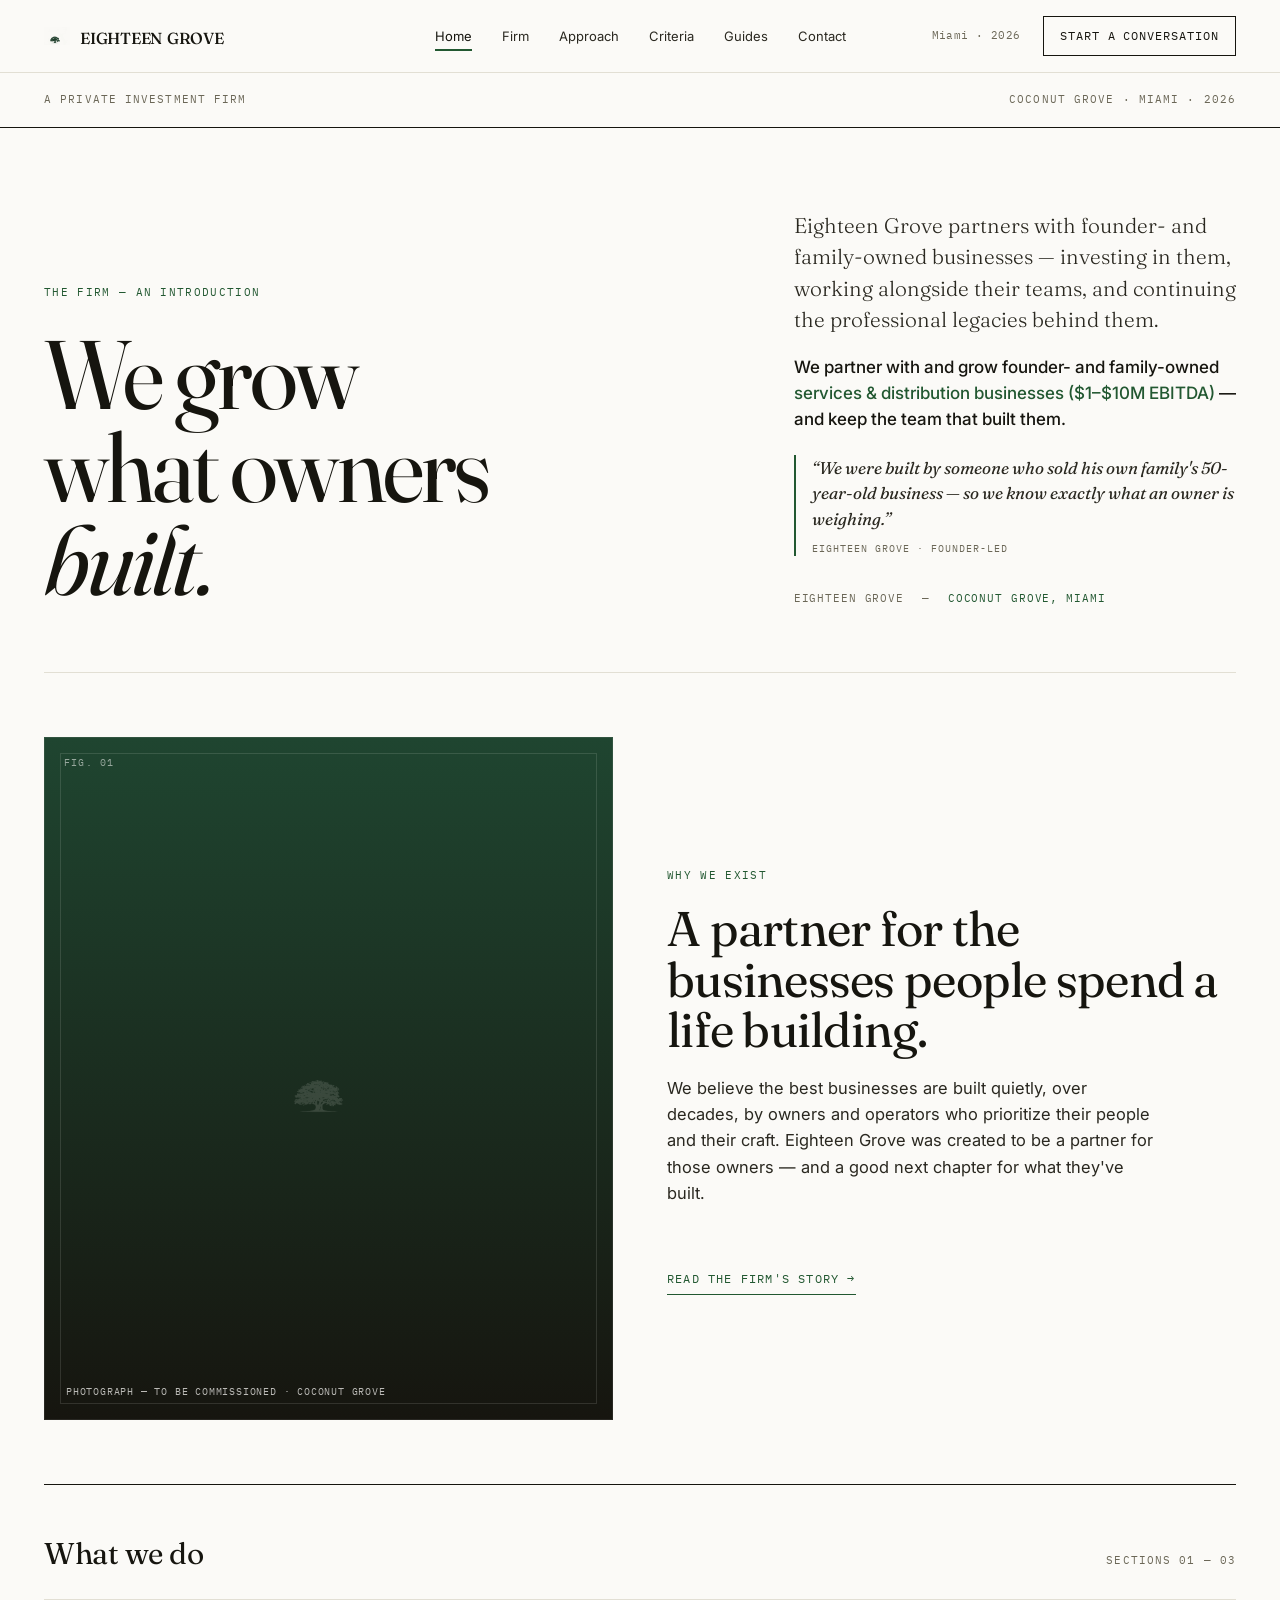
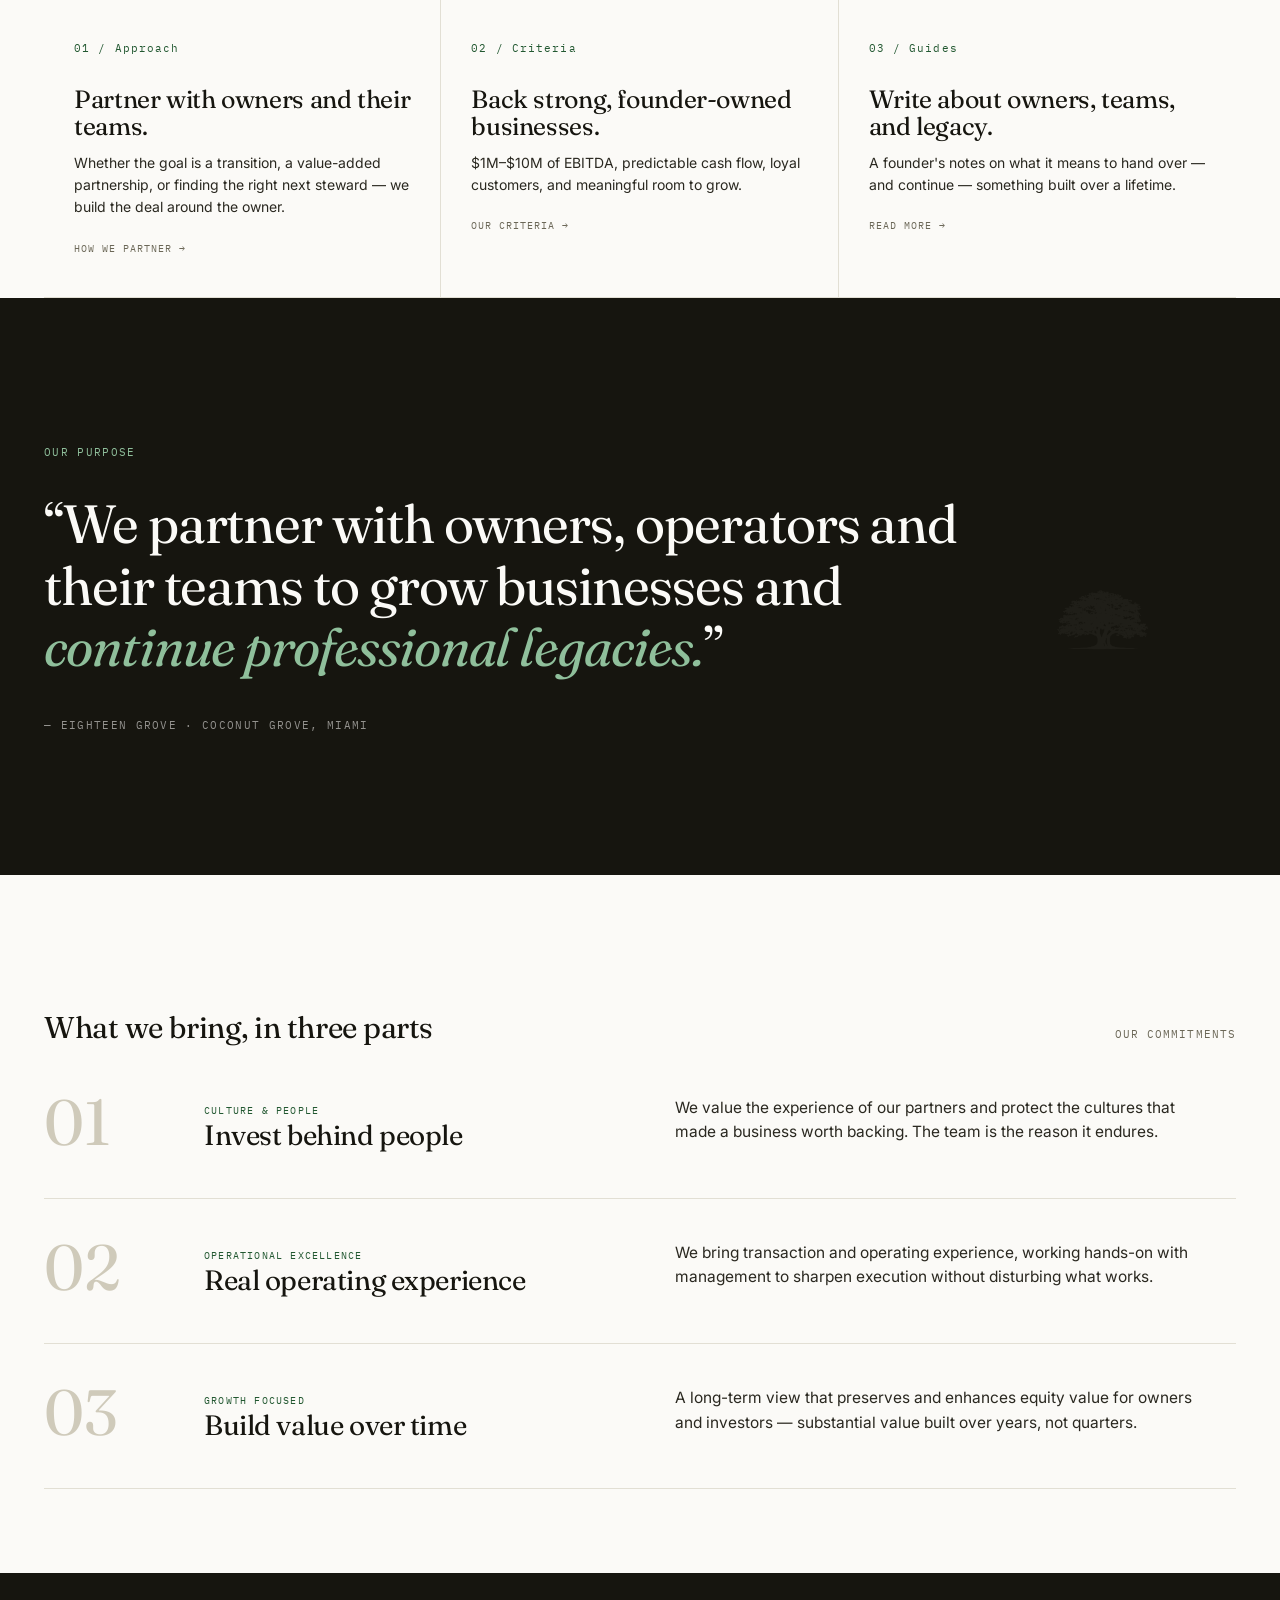
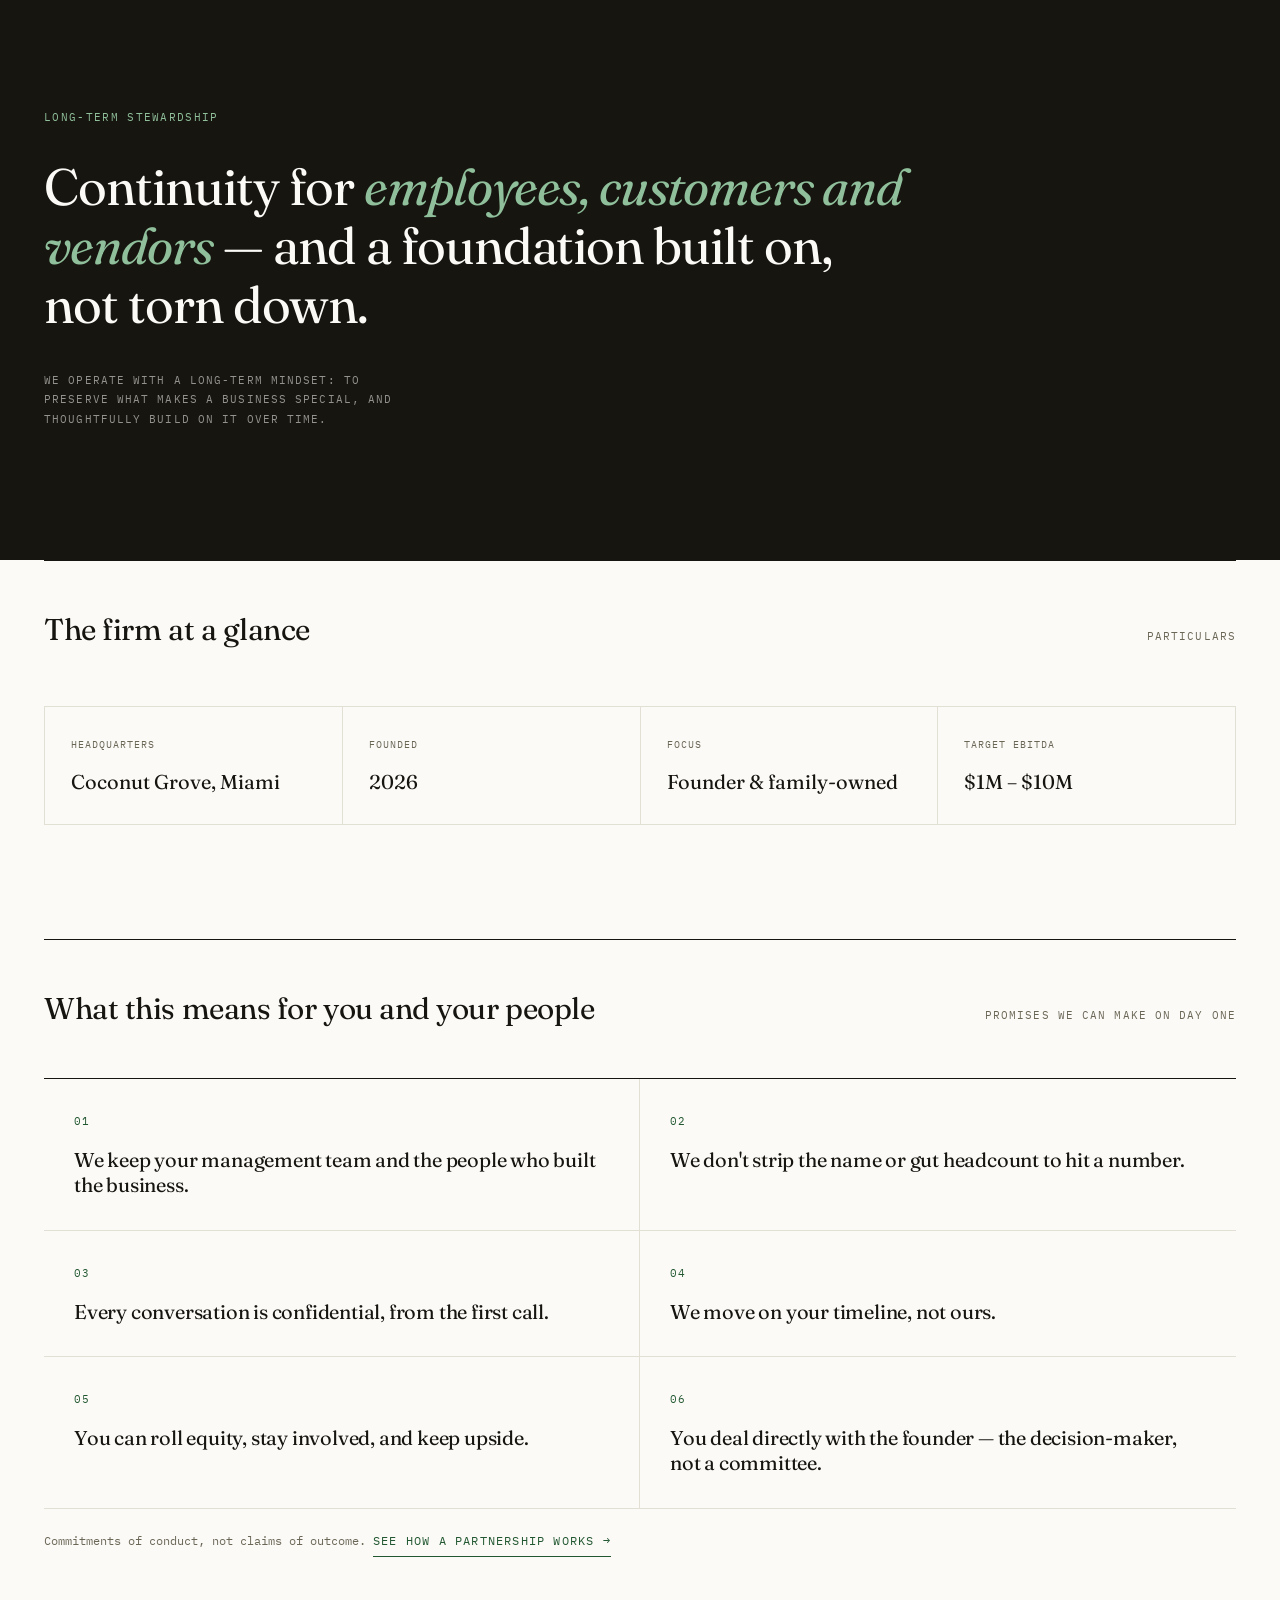
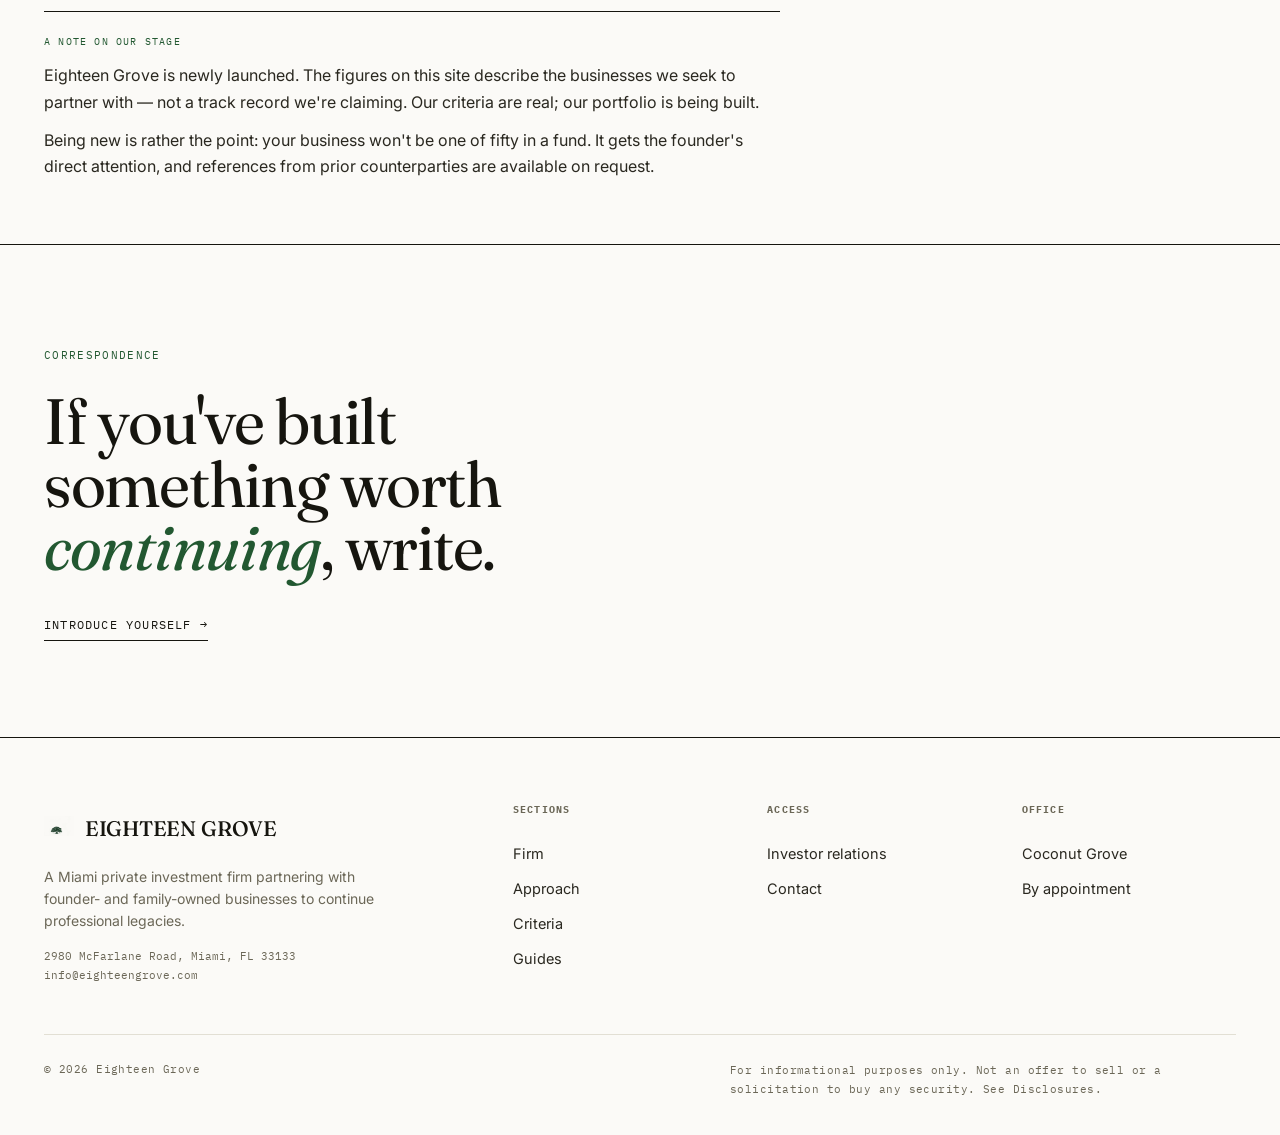
<file: 18grove-02-editorial.html>
<!DOCTYPE html>
<html lang="en">
<head>
<meta charset="UTF-8" />
<meta name="viewport" content="width=device-width, initial-scale=1.0" />
<!-- PREVIEW ONLY: remove this noindex line before the real launch -->
<meta name="robots" content="noindex,nofollow" />
<title>Eighteen Grove — Private investment for founder & family-owned businesses</title>
<meta name="description" content="Eighteen Grove is a Miami private investment firm that partners with and grows founder- and family-owned services and distribution businesses ($1–$10M EBITDA) — and keeps the team that built them." />
<meta property="og:type" content="website" />
<meta property="og:title" content="Eighteen Grove — Private investment for founder & family-owned businesses" />
<meta property="og:description" content="A partner for owners considering a transition. We keep your management, protect your name, and move on your timeline. Founder-led, Coconut Grove, Miami." />
<meta property="og:site_name" content="Eighteen Grove" />
<meta name="twitter:card" content="summary_large_image" />
<script type="application/ld+json">
{"@context":"https://schema.org","@type":"Organization","name":"Eighteen Grove","legalName":"Eighteen Grove Management, LP","description":"Private investment firm partnering with founder- and family-owned businesses in the lower middle market.","address":{"@type":"PostalAddress","streetAddress":"2980 McFarlane Road","addressLocality":"Miami","addressRegion":"FL","postalCode":"33133","addressCountry":"US"},"email":"info@eighteengrove.com"}
</script>
<link rel="preconnect" href="https://fonts.googleapis.com" />
<link rel="preconnect" href="https://fonts.gstatic.com" crossorigin />
<link href="https://fonts.googleapis.com/css2?family=Fraunces:ital,opsz,wght@0,9..144,300;0,9..144,400;0,9..144,500;1,9..144,400&family=Inter:wght@300;400;500;600&family=IBM+Plex+Mono:wght@400;500&display=swap" rel="stylesheet" />
<style>
  :root{
    --paper:#FBFAF7;
    --paper-2:#F1F0EA;
    --ink:#16150F;
    --ink-2:#2A2820;
    --green:#225831;
    --green-d:#1B3B28;
    --green-l:#3C7A4D;
    --muted:#6B6757;
    --line:#E2DFD4;
    --line-2:#CFCABA;
    --serif:'Fraunces', Georgia, serif;
    --sans:'Inter', system-ui, sans-serif;
    --mono:'IBM Plex Mono', monospace;
  }
  *{box-sizing:border-box;margin:0;padding:0}
  html{scroll-behavior:smooth}
  body{font-family:var(--sans);background:var(--paper);color:var(--ink);font-weight:400;line-height:1.6;-webkit-font-smoothing:antialiased;text-rendering:optimizeLegibility}
  .page{display:none}
  .page.active{display:block;animation:fade .5s ease both}
  @keyframes fade{from{opacity:0}to{opacity:1}}
  .wrap{max-width:1280px;margin:0 auto;padding:0 44px}
  a{color:inherit;text-decoration:none}
  h1,h2,h3,h4{font-family:var(--serif);font-weight:400;line-height:1.02;letter-spacing:-.015em}
  .kicker{font-family:var(--mono);font-size:11px;letter-spacing:.12em;text-transform:uppercase;color:var(--green)}
  .kicker.m{color:var(--muted)}
  :focus-visible{outline:2px solid var(--green);outline-offset:3px}

  .oak{display:inline-block;vertical-align:middle;background-color:currentColor;-webkit-mask:url(assets/oak-green.png) center/contain no-repeat;mask:url(assets/oak-green.png) center/contain no-repeat}
  .oak svg{display:none}
  .wordmark{font-family:var(--serif);font-weight:500;letter-spacing:-.01em;font-variant:small-caps;text-transform:lowercase}

  /* NAV */
  header.nav{position:sticky;top:0;z-index:60;background:var(--paper);border-bottom:1px solid var(--line)}
  .nav-inner{display:grid;grid-template-columns:1fr auto 1fr;align-items:center;height:72px}
  .brand{display:flex;align-items:center;gap:10px;color:var(--ink)}
  .brand .oak{width:26px;height:24px;color:var(--green-d)}
  .brand .wordmark{font-size:23px}
  nav.links{display:flex;gap:30px;justify-content:center}
  nav.links a{font-size:13px;color:var(--ink-2);position:relative;padding:3px 0;transition:color .2s}
  nav.links a:hover{color:var(--green)}
  nav.links a.active{color:var(--ink)}
  nav.links a.active::after{content:"";position:absolute;left:0;right:0;bottom:-2px;height:2px;background:var(--green)}
  .nav-right{display:flex;justify-content:flex-end;align-items:center;gap:22px}
  .nav-date{font-family:var(--mono);font-size:11px;color:var(--muted);letter-spacing:.04em}
  .nav-login{font-size:12px;font-family:var(--mono);text-transform:uppercase;letter-spacing:.08em;border:1px solid var(--ink);padding:9px 16px;transition:.25s}
  .nav-login:hover{background:var(--ink);color:var(--paper)}
  .burger{display:none;flex-direction:column;gap:5px;cursor:pointer}
  .burger span{width:24px;height:1.5px;background:var(--ink)}

  .masthead{border-bottom:1px solid var(--ink);padding:18px 0}
  .masthead .wrap{display:flex;justify-content:space-between;align-items:baseline}
  .masthead .vol{font-family:var(--mono);font-size:11px;letter-spacing:.1em;text-transform:uppercase;color:var(--muted)}

  .hero{padding:74px 0 0}
  .hero-grid{display:grid;grid-template-columns:1.55fr 1fr;gap:64px;align-items:end;padding-bottom:64px;border-bottom:1px solid var(--line)}
  .hero h1{font-size:clamp(46px,7.6vw,116px);letter-spacing:-.03em;line-height:.96}
  .hero h1 em{font-style:italic;font-family:var(--serif)}
  .hero .deck{font-family:var(--serif);font-weight:300;font-size:21px;line-height:1.5;color:var(--ink-2);max-width:27em;margin-top:8px}
  .byline{display:flex;gap:18px;align-items:center;margin-top:34px;font-family:var(--mono);font-size:11px;text-transform:uppercase;letter-spacing:.08em;color:var(--muted)}
  .byline .read{color:var(--green)}

  .hero-feature{padding:64px 0}
  .feature-grid{display:grid;grid-template-columns:1fr 1fr;gap:54px;align-items:center}
  .feature-img{aspect-ratio:5/6;background:linear-gradient(180deg,#1F4530,#16150F);position:relative;overflow:hidden;box-shadow:inset 0 0 0 1px rgba(251,250,247,.08);display:flex;align-items:center;justify-content:center}
  .feature-img .oak{width:130px;height:120px;color:rgba(251,250,247,.14)}
  .feature-img::after{content:"";position:absolute;inset:16px;border:1px solid rgba(251,250,247,.12)}
  .feature-img::before{content:"Fig. 01";position:absolute;top:18px;left:20px;font-family:var(--mono);font-size:10px;letter-spacing:.12em;text-transform:uppercase;color:rgba(251,250,247,.55);z-index:2}
  .feature-img .cap{position:absolute;bottom:20px;left:22px;right:22px;font-family:var(--mono);font-size:10px;letter-spacing:.08em;text-transform:uppercase;color:rgba(251,250,247,.72);z-index:2;line-height:1.6}
  .feature-grid h2{font-size:clamp(30px,3.8vw,52px);line-height:1.04;margin:16px 0 20px}
  .feature-grid p{font-size:16.5px;color:var(--ink-2);max-width:30em;margin-bottom:26px}

  .secbar{display:flex;justify-content:space-between;align-items:baseline;padding:54px 0 30px;border-top:1px solid var(--ink)}
  .secbar h2{font-size:30px}
  .secbar .idx{font-family:var(--mono);font-size:11px;color:var(--muted);letter-spacing:.1em;text-transform:uppercase}

  .idx-grid{display:grid;grid-template-columns:repeat(3,1fr);border-top:1px solid var(--line)}
  .idx-item{padding:34px 30px 40px;border-right:1px solid var(--line);border-bottom:1px solid var(--line);transition:background .3s}
  .idx-item:nth-child(3n){border-right:none}
  .idx-item:hover{background:var(--paper-2)}
  .idx-item .num{font-family:var(--mono);font-size:11px;color:var(--green);letter-spacing:.1em}
  .idx-item h3{font-size:25px;margin:26px 0 12px;line-height:1.08}
  .idx-item p{font-size:14px;color:var(--ink-2)}
  .idx-item .tag{font-family:var(--mono);font-size:10px;text-transform:uppercase;letter-spacing:.1em;color:var(--muted);margin-top:22px;display:block}

  .pull{padding:140px 0;background:var(--ink);color:var(--paper);position:relative;overflow:hidden}
  .pull .oak-bg{position:absolute;right:3%;top:50%;transform:translateY(-50%);width:240px;height:222px;color:rgba(251,250,247,.04)}
  .pull .wrap{position:relative}
  .pull blockquote{font-family:var(--serif);font-size:clamp(28px,4.2vw,58px);line-height:1.14;letter-spacing:-.02em;max-width:18em}
  .pull blockquote em{font-style:italic;color:#8FBF9B}
  .pull .attr{font-family:var(--mono);font-size:11px;text-transform:uppercase;letter-spacing:.12em;color:rgba(251,250,247,.55);margin-top:40px}
  .pull .kicker{color:#8FBF9B}

  .movements{padding:84px 0}
  .movement{display:grid;grid-template-columns:120px 1fr 1.3fr;gap:40px;padding:42px 0;border-bottom:1px solid var(--line);align-items:start;transition:.3s}
  .movement:first-child{border-top:1px solid var(--ink)}
  .movement:hover{padding-left:14px}
  .movement .mnum{font-family:var(--serif);font-size:64px;color:var(--line-2);line-height:.8}
  .movement h3{font-size:28px;margin-bottom:6px}
  .movement .mlabel{font-family:var(--mono);font-size:10px;text-transform:uppercase;letter-spacing:.12em;color:var(--green)}
  .movement p{font-size:15.5px;color:var(--ink-2);max-width:34em}

  .ribbon{display:grid;grid-template-columns:repeat(4,1fr);gap:1px;background:var(--line);border:1px solid var(--line);margin:30px 0}
  .ribbon .cell{background:var(--paper);padding:30px 26px}
  .ribbon .cell .rk{font-family:var(--mono);font-size:10px;text-transform:uppercase;letter-spacing:.1em;color:var(--muted);margin-bottom:16px}
  .ribbon .cell .rv{font-family:var(--serif);font-size:20px;line-height:1.25}

  .endbar{padding:96px 0;border-top:1px solid var(--ink)}
  .endbar h2{font-size:clamp(34px,5vw,72px);line-height:.98;letter-spacing:-.02em;max-width:14em}
  .endbar h2 em{font-style:italic;color:var(--green)}
  .arrow-link{display:inline-flex;align-items:center;gap:12px;font-family:var(--mono);font-size:12px;text-transform:uppercase;letter-spacing:.1em;margin-top:36px;border-bottom:1px solid var(--ink);padding-bottom:6px;transition:gap .3s}
  .arrow-link:hover{gap:20px}
  .arrow-link.p{color:var(--green);border-color:var(--green)}

  footer.site{border-top:1px solid var(--ink);padding:64px 0 36px}
  .foot-top{display:grid;grid-template-columns:2fr 1fr 1fr 1fr;gap:40px;padding-bottom:50px;border-bottom:1px solid var(--line)}
  .foot-mark{display:flex;align-items:center;gap:11px}
  .foot-mark .oak{width:30px;height:28px;color:var(--green-d)}
  .foot-mark .wordmark{font-size:30px}
  .foot-top p{font-size:14px;color:var(--muted);margin-top:16px;max-width:24em}
  .foot-top .addr{font-family:var(--mono);font-size:11px;color:var(--muted);margin-top:14px;line-height:1.7}
  .foot-col h5{font-family:var(--mono);font-size:10px;text-transform:uppercase;letter-spacing:.12em;color:var(--muted);margin-bottom:18px}
  .foot-col a{display:block;font-size:14.5px;padding:6px 0;color:var(--ink-2);transition:color .2s}
  .foot-col a:hover{color:var(--green)}
  .foot-bot{display:flex;justify-content:space-between;padding-top:26px;font-family:var(--mono);font-size:11px;color:var(--muted);letter-spacing:.04em;gap:30px;flex-wrap:wrap}
  .foot-bot .disc{max-width:46em;line-height:1.7}

  /* ARTICLE */
  .art-hero{padding:80px 0 0}
  .art-meta{display:flex;gap:16px;font-family:var(--mono);font-size:11px;text-transform:uppercase;letter-spacing:.1em;color:var(--muted);margin-bottom:30px}
  .art-meta .cat{color:var(--green)}
  .art-title{font-size:clamp(40px,6vw,84px);line-height:.96;letter-spacing:-.025em;max-width:15em}
  .art-title em{font-style:italic}
  .art-standfirst{font-family:var(--serif);font-size:clamp(20px,2.4vw,28px);line-height:1.42;color:var(--ink-2);max-width:26em;margin:30px 0 40px}
  .art-byline{display:flex;justify-content:space-between;align-items:center;padding:22px 0;border-top:1px solid var(--ink);border-bottom:1px solid var(--line);font-family:var(--mono);font-size:11px;text-transform:uppercase;letter-spacing:.08em;color:var(--muted)}
  .art-lead-img{aspect-ratio:16/8;background:linear-gradient(150deg,#1F4530,#16150F);position:relative;overflow:hidden;margin:46px 0;box-shadow:inset 0 0 0 1px rgba(251,250,247,.08);display:flex;align-items:center;justify-content:center}
  .art-lead-img .oak{width:140px;height:130px;color:rgba(251,250,247,.13)}
  .art-lead-img::after{content:"";position:absolute;inset:18px;border:1px solid rgba(251,250,247,.12)}
  .art-lead-img::before{content:"Plate 01";position:absolute;top:20px;left:24px;font-family:var(--mono);font-size:10px;letter-spacing:.12em;text-transform:uppercase;color:rgba(251,250,247,.55);z-index:2}
  .art-lead-img .cap{position:absolute;bottom:18px;left:24px;right:24px;font-family:var(--mono);font-size:10px;letter-spacing:.08em;text-transform:uppercase;color:rgba(251,250,247,.7);z-index:2}
  .art-body{display:grid;grid-template-columns:180px minmax(0,62ch) 1fr;gap:56px;padding-bottom:60px}
  .art-aside{font-family:var(--mono);font-size:11px;text-transform:uppercase;letter-spacing:.08em;color:var(--muted);line-height:2}
  .art-aside .stick{position:sticky;top:100px}
  .art-aside h6{font-family:var(--mono);font-weight:500;color:var(--green);margin-bottom:14px;font-size:10px}
  .toc{display:flex;flex-direction:column}
  .toc-link{display:block;color:var(--muted);padding:7px 0 7px 14px;text-transform:none;letter-spacing:0;font-size:13px;font-family:var(--sans);border-left:2px solid var(--line);margin-left:-2px;transition:color .25s,border-color .25s}
  .toc-link:hover{color:var(--ink)}
  .toc-link.active{color:var(--green);border-left-color:var(--green)}
  .prose{max-width:38em}
  .prose p,.prose h3{scroll-margin-top:90px}
  .prose .first{font-family:var(--serif);font-size:20px;line-height:1.55}
  .prose .first::first-letter{font-family:var(--serif);font-size:78px;float:left;line-height:.74;padding:6px 12px 0 0;color:var(--green)}
  .prose p{font-size:17px;line-height:1.74;margin-bottom:24px;color:var(--ink-2)}
  .prose h3{font-family:var(--serif);font-size:30px;margin:48px 0 18px;letter-spacing:-.01em}
  .prose blockquote{font-family:var(--serif);font-size:28px;line-height:1.3;color:var(--ink);border-left:2px solid var(--green);padding-left:28px;margin:40px 0;font-style:italic}
  .prose .note{font-family:var(--mono);font-size:12px;color:var(--muted);border-top:1px solid var(--line);border-bottom:1px solid var(--line);padding:18px 0;margin:36px 0;letter-spacing:.02em;line-height:1.8;text-transform:none}
  .more-writing{border-top:1px solid var(--ink);padding:46px 0 30px;margin-top:10px}
  .mw-grid{display:grid;grid-template-columns:repeat(3,1fr);border-top:1px solid var(--line);margin-top:24px}
  .mw-item{padding:30px 28px 38px;border-right:1px solid var(--line);transition:background .3s}
  .mw-item:last-child{border-right:none}
  .mw-item:hover{background:var(--paper-2)}
  .mw-n{font-family:var(--mono);font-size:11px;color:var(--green);letter-spacing:.08em}
  .mw-item h4{font-family:var(--serif);font-weight:400;font-size:22px;margin-top:18px;line-height:1.1;letter-spacing:-.01em}

  .page-hero{padding:80px 0 56px;border-bottom:1px solid var(--line)}
  .page-hero h1{font-size:clamp(44px,6.4vw,92px);letter-spacing:-.03em;line-height:.94;max-width:13em}
  .page-hero h1 em{font-style:italic}
  .page-hero .deck{font-family:var(--serif);font-weight:300;font-size:19px;color:var(--ink-2);max-width:30em;margin-top:26px;line-height:1.55}

  /* LOGIN */
  .login-screen{min-height:100vh;display:grid;grid-template-columns:1fr 1fr}
  .login-edit{background:var(--ink);color:var(--paper);padding:56px 60px;display:flex;flex-direction:column;justify-content:space-between;position:relative;overflow:hidden}
  .login-edit .oak-bg{position:absolute;right:-6%;bottom:-6%;width:300px;height:278px;color:rgba(251,250,247,.05)}
  .login-edit>*{position:relative;z-index:2}
  .login-vol{font-family:var(--mono);font-size:11px;letter-spacing:.12em;text-transform:uppercase;color:rgba(251,250,247,.55)}
  .login-edit h2{font-size:clamp(36px,4.4vw,60px);line-height:.98;letter-spacing:-.02em}
  .login-edit h2 em{font-style:italic;color:#8FBF9B}
  .login-edit .efoot{font-family:var(--mono);font-size:10px;letter-spacing:.04em;color:rgba(251,250,247,.5);line-height:1.9}
  .login-edit .efoot a{color:#8FBF9B;border-bottom:1px solid rgba(143,191,155,.4)}
  .login-form-side{display:flex;align-items:center;justify-content:center;padding:48px}
  .lform{width:100%;max-width:400px}
  .lform .brand{display:flex;align-items:center;gap:10px;margin-bottom:6px;color:var(--ink)}
  .lform .brand .oak{width:28px;height:26px;color:var(--green-d)}
  .lform .brand .wordmark{font-size:23px}
  .lform .sub{font-family:var(--mono);font-size:11px;text-transform:uppercase;letter-spacing:.1em;color:var(--muted);margin-bottom:46px}
  .lform h3{font-size:34px;margin-bottom:10px}
  .lform .intro{font-size:14.5px;color:var(--ink-2);margin-bottom:36px}
  .field{margin-bottom:22px}
  .field label{display:block;font-family:var(--mono);font-size:10px;text-transform:uppercase;letter-spacing:.1em;color:var(--muted);margin-bottom:10px}
  .field input{width:100%;background:var(--paper-2);border:1px solid var(--line);padding:14px 16px;font-family:var(--sans);font-size:15px;color:var(--ink);transition:.25s}
  .field input:focus{outline:none;border-color:var(--green);background:var(--paper)}
  .lrow{display:flex;justify-content:space-between;align-items:center;margin:26px 0}
  .lrow .rem{display:flex;gap:9px;align-items:center;font-size:13px;color:var(--ink-2);cursor:pointer}
  .lrow .rem .b{width:15px;height:15px;accent-color:var(--green);cursor:pointer;margin:0}
  .lrow a{font-family:var(--mono);font-size:11px;color:var(--green)}
  .lbtn{width:100%;background:var(--green-d);color:#fff;border:none;cursor:pointer;padding:16px;font-family:var(--mono);font-size:12px;text-transform:uppercase;letter-spacing:.12em;transition:.25s}
  .lbtn:hover{background:var(--green)}
  .lnote{margin-top:30px;padding-top:22px;border-top:1px solid var(--line);font-size:13px;color:var(--muted);line-height:1.7}
  .lnote a{color:var(--green)}

  .contact-grid{display:grid;grid-template-columns:1.4fr 1fr;gap:70px;padding:64px 0;align-items:start}
  .cblock{padding:26px 0;border-top:1px solid var(--line)}
  .cblock:first-child{border-top:1px solid var(--ink)}
  .cblock .k{font-family:var(--mono);font-size:10px;text-transform:uppercase;letter-spacing:.1em;color:var(--green);margin-bottom:12px}
  .cblock .v{font-family:var(--serif);font-size:24px}
  .cblock .v a{border-bottom:1px solid var(--line-2)}

  .reveal{opacity:0;transform:translateY(14px);transition:opacity .6s cubic-bezier(.2,.6,.2,1),transform .6s cubic-bezier(.2,.6,.2,1)}
  .reveal.in{opacity:1;transform:none}
  @media (prefers-reduced-motion:reduce){.reveal{opacity:1!important;transform:none!important;transition:none}}

  /* panel additions */
  .qualifier{font-size:17px;font-weight:500;line-height:1.55;color:var(--ink);max-width:30em;margin-top:18px}
  .qualifier .hl{color:var(--green)}
  .founder-line{margin-top:22px;padding-left:16px;border-left:2px solid var(--green)}
  .founder-line p{font-family:var(--serif);font-style:italic;font-size:17px;line-height:1.5;color:var(--ink-2);max-width:26em}
  .founder-line .sig{display:block;font-family:var(--mono);font-style:normal;font-size:10px;letter-spacing:.1em;text-transform:uppercase;color:var(--muted);margin-top:10px}
  .commit-list{display:grid;grid-template-columns:repeat(2,1fr);border-top:1px solid var(--ink);margin-top:24px}
  .commit-item{padding:28px 30px 32px;border-right:1px solid var(--line);border-bottom:1px solid var(--line)}
  .commit-item:nth-child(2n){border-right:none}
  .commit-item .ck{font-family:var(--mono);font-size:11px;color:var(--green);letter-spacing:.1em}
  .commit-item p{font-family:var(--serif);font-size:20px;line-height:1.28;margin-top:14px;letter-spacing:-.01em}
  .stage-note{border-top:1px solid var(--ink);padding-top:22px;max-width:46em}
  .stage-note .k{font-family:var(--mono);font-size:10px;letter-spacing:.12em;text-transform:uppercase;color:var(--green);margin-bottom:12px}
  .stage-note p{font-size:16px;color:var(--ink-2);line-height:1.65}
  .stage-note p+p{margin-top:12px}
  .confid{border:1px solid var(--line);border-left:3px solid var(--green);padding:20px 24px;margin-bottom:24px}
  .confid p{font-size:14.5px;color:var(--ink-2);line-height:1.6}
  .confid strong{color:var(--green-d)}
  .field textarea{width:100%;background:var(--paper-2);border:1px solid var(--line);padding:14px 16px;font-family:var(--sans);font-size:15px;color:var(--ink);min-height:120px;resize:vertical}
  .field textarea:focus{outline:none;border-color:var(--green);background:var(--paper)}
  .field select{width:100%;background:var(--paper-2);border:1px solid var(--line);padding:14px 16px;font-family:var(--sans);font-size:15px;color:var(--ink)}
  .advisors{border-top:1px solid var(--ink);padding-top:28px}
  .advisors h3{font-family:var(--serif);font-size:26px;margin-bottom:12px}
  .advisors p{font-size:15px;color:var(--ink-2);max-width:40em}
  .advisors ul{list-style:none;display:grid;grid-template-columns:repeat(2,1fr);gap:8px 28px;margin-top:18px}
  .advisors li{font-size:14px;color:var(--ink-2);padding-left:18px;position:relative}
  .advisors li::before{content:"—";position:absolute;left:0;color:var(--green)}
  .legal-body{max-width:46em;padding:64px 0}
  .legal-body h3{font-family:var(--serif);font-size:26px;margin:40px 0 12px}
  .legal-body h3:first-child{margin-top:0}
  .legal-body p{font-size:15px;color:var(--ink-2);line-height:1.7;margin-bottom:14px}
  @media(max-width:760px){.commit-list{grid-template-columns:1fr}.commit-item{border-right:none}.advisors ul{grid-template-columns:1fr}}
  /* sector list */
  .sector-list{border-top:1px solid var(--ink);margin-top:18px}
  .sector{display:grid;grid-template-columns:0.9fr 1.6fr;gap:40px;padding:36px 0;border-bottom:1px solid var(--line)}
  .sector .s-head{display:flex;align-items:baseline;gap:14px}
  .sector .s-head .snum{font-family:var(--mono);font-size:11px;color:var(--green);letter-spacing:.1em}
  .sector .s-head h3{font-size:27px;line-height:1.04}
  .sector>p{font-size:15px;color:var(--ink-2);margin-bottom:16px;max-width:34em}
  .sector .subs{display:flex;flex-wrap:wrap;gap:8px}
  .sector .subs span{font-family:var(--mono);font-size:11px;letter-spacing:.02em;color:var(--ink-2);background:var(--paper-2);border:1px solid var(--line);padding:6px 11px}
  .sector-note{margin-top:22px;font-size:14px;color:var(--muted);max-width:44em}
  /* stewardship */
  .steward{padding:130px 0;background:var(--ink);color:var(--paper)}
  .steward .kicker{color:#8FBF9B}
  .steward blockquote{font-family:var(--serif);font-size:clamp(28px,4vw,54px);line-height:1.16;letter-spacing:-.02em;max-width:17em;margin-top:28px}
  .steward blockquote em{font-style:italic;color:#8FBF9B}
  @media(max-width:760px){.sector{grid-template-columns:1fr;gap:14px}}
  .mobile-menu{display:none;position:fixed;inset:72px 0 0;background:var(--paper);z-index:55;flex-direction:column;padding:30px 44px}
  .mobile-menu a{font-family:var(--serif);font-size:34px;padding:14px 0;border-bottom:1px solid var(--line)}
  .mobile-menu.open{display:flex}

  @media(max-width:980px){
    .wrap{padding:0 22px}
    .nav-inner{grid-template-columns:1fr auto}
    nav.links,.nav-right{display:none}
    .burger{display:flex}
    .hero-grid,.feature-grid,.idx-grid,.movement,.ribbon,.foot-top,.art-body,.contact-grid,.login-screen,.mw-grid{grid-template-columns:1fr!important;display:block}
    .idx-item{border-right:none}
    .movement{padding:30px 0}
    .movement .mnum{font-size:44px}
    .mw-grid{display:grid}
    .mw-item{border-right:none;border-bottom:1px solid var(--line)}
    .art-aside .stick{position:static}
    .toc{flex-direction:row;flex-wrap:wrap;gap:8px;margin-bottom:8px}
    .toc h6{width:100%;margin-bottom:6px}
    .toc-link{border-left:none;border:1px solid var(--line);border-radius:2px;padding:7px 12px;white-space:nowrap;margin:0}
    .toc-link.active{border-color:var(--green)}
    .prose{max-width:none}
    .feature-img{margin-bottom:30px}
    .ribbon .cell{border-bottom:1px solid var(--line)}
    .foot-col{margin-top:34px}
    .login-edit{min-height:300px}
    .login-edit h2{margin:20px 0}
  }
</style>
</head>
<body>

<svg width="0" height="0" style="position:absolute" aria-hidden="true"><symbol id="oak" viewBox="0 0 72 64"><g fill="currentColor"><circle cx="36" cy="22" r="14"/><circle cx="20" cy="27" r="11"/><circle cx="52" cy="27" r="11"/><circle cx="28" cy="16" r="9"/><circle cx="44" cy="16" r="9"/><circle cx="13" cy="33" r="8"/><circle cx="59" cy="33" r="8"/><circle cx="36" cy="33" r="13"/><path d="M33 33 L33 50 C33 54 29 55 24 57 L48 57 C43 55 39 54 39 50 L39 33 Z"/></g></symbol></svg>

<header class="nav">
  <div class="wrap nav-inner">
    <a href="#home" class="brand" data-nav><span class="oak"><svg><use href="#oak"/></svg></span><span class="wordmark">Eighteen Grove</span></a>
    <nav class="links">
      <a href="#home" data-nav>Home</a>
      <a href="#firm" data-nav>Firm</a>
      <a href="#approach" data-nav>Approach</a>
      <a href="#criteria" data-nav>Criteria</a>
      <a href="#insights" data-nav>Guides</a>
      <a href="#contact" data-nav>Contact</a>
    </nav>
    <div class="nav-right">
      <span class="nav-date">Miami · 2026</span>
      <a href="#contact" class="nav-login" data-nav>Start a conversation</a>
    </div>
    <div class="burger" id="burger"><span></span><span></span><span></span></div>
  </div>
</header>
<div class="mobile-menu" id="mobileMenu">
  <a href="#home" data-nav>Home</a><a href="#firm" data-nav>Firm</a><a href="#approach" data-nav>Approach</a><a href="#criteria" data-nav>Criteria</a><a href="#insights" data-nav>Guides</a><a href="#contact" data-nav>Contact</a><a href="#login" data-nav>Investor relations</a>
</div>

<!-- HOME -->
<main id="home" class="page active">
  <div class="masthead"><div class="wrap"><span class="vol">A private investment firm</span><span class="vol">Coconut Grove · Miami · 2026</span></div></div>
  <section class="hero">
    <div class="wrap">
      <div class="hero-grid">
        <div>
          <span class="kicker">The Firm — An Introduction</span>
          <h1 style="margin-top:24px">We grow<br>what owners<br><em>built.</em></h1>
        </div>
        <div>
          <p class="deck">Eighteen Grove partners with founder- and family-owned businesses — investing in them, working alongside their teams, and continuing the professional legacies behind them.</p>
          <p class="qualifier">We partner with and grow founder- and family-owned <span class="hl">services &amp; distribution businesses ($1–$10M EBITDA)</span> — and keep the team that built them.</p>
          <div class="founder-line"><p>“We were built by someone who sold his own family's 50-year-old business — so we know exactly what an owner is weighing.”<span class="sig">Eighteen Grove · Founder-led</span></p></div>
          <div class="byline"><span>Eighteen Grove</span><span>—</span><span class="read">Coconut Grove, Miami</span></div>
        </div>
      </div>
    </div>
  </section>

  <section class="hero-feature">
    <div class="wrap">
      <div class="feature-grid">
        <div class="feature-img"><span class="oak"><svg><use href="#oak"/></svg></span><span class="cap">Photograph — to be commissioned · Coconut Grove</span></div>
        <div>
          <span class="kicker">Why we exist</span>
          <h2>A partner for the businesses people spend a life building.</h2>
          <p>We believe the best businesses are built quietly, over decades, by owners and operators who prioritize their people and their craft. Eighteen Grove was created to be a partner for those owners — and a good next chapter for what they've built.</p>
          <a href="#firm" class="arrow-link p" data-nav>Read the firm's story →</a>
        </div>
      </div>
    </div>
  </section>

  <section>
    <div class="wrap">
      <div class="secbar"><h2>What we do</h2><span class="idx">Sections 01 — 03</span></div>
      <div class="idx-grid">
        <a class="idx-item" href="#approach" data-nav>
          <span class="num">01 / Approach</span>
          <h3>Partner with owners and their teams.</h3>
          <p>Whether the goal is a transition, a value-added partnership, or finding the right next steward — we build the deal around the owner.</p>
          <span class="tag">How we partner →</span>
        </a>
        <a class="idx-item" href="#criteria" data-nav>
          <span class="num">02 / Criteria</span>
          <h3>Back strong, founder-owned businesses.</h3>
          <p>$1M–$10M of EBITDA, predictable cash flow, loyal customers, and meaningful room to grow.</p>
          <span class="tag">Our criteria →</span>
        </a>
        <a class="idx-item" href="#insights" data-nav>
          <span class="num">03 / Guides</span>
          <h3>Write about owners, teams, and legacy.</h3>
          <p>A founder's notes on what it means to hand over — and continue — something built over a lifetime.</p>
          <span class="tag">Read more →</span>
        </a>
      </div>
    </div>
  </section>

  <section class="pull">
    <span class="oak oak-bg"><svg><use href="#oak"/></svg></span>
    <div class="wrap">
      <span class="kicker">Our purpose</span>
      <blockquote style="margin-top:30px">“We partner with owners, operators and their teams to grow businesses and <em>continue professional legacies.</em>”</blockquote>
      <div class="attr">— Eighteen Grove · Coconut Grove, Miami</div>
    </div>
  </section>

  <section class="movements">
    <div class="wrap">
      <div class="secbar" style="border:none;padding-bottom:10px"><h2>What we bring, in three parts</h2><span class="idx">Our commitments</span></div>
      <div class="movement"><div class="mnum">01</div><div><span class="mlabel">Culture &amp; People</span><h3>Invest behind people</h3></div><p>We value the experience of our partners and protect the cultures that made a business worth backing. The team is the reason it endures.</p></div>
      <div class="movement"><div class="mnum">02</div><div><span class="mlabel">Operational Excellence</span><h3>Real operating experience</h3></div><p>We bring transaction and operating experience, working hands-on with management to sharpen execution without disturbing what works.</p></div>
      <div class="movement"><div class="mnum">03</div><div><span class="mlabel">Growth Focused</span><h3>Build value over time</h3></div><p>A long-term view that preserves and enhances equity value for owners and investors — substantial value built over years, not quarters.</p></div>
    </div>
  </section>

  <section class="steward">
    <div class="wrap">
      <span class="kicker">Long-term stewardship</span>
      <blockquote>Continuity for <em>employees, customers and vendors</em> — and a foundation built on, not torn down.</blockquote>
      <p style="font-family:var(--mono);font-size:11px;text-transform:uppercase;letter-spacing:.1em;color:rgba(251,250,247,.55);margin-top:36px;max-width:34em;line-height:1.8">We operate with a long-term mindset: to preserve what makes a business special, and thoughtfully build on it over time.</p>
    </div>
  </section>

  <section style="padding-bottom:30px">
    <div class="wrap">
      <div class="secbar"><h2>The firm at a glance</h2><span class="idx">Particulars</span></div>
      <div class="ribbon">
        <div class="cell"><div class="rk">Headquarters</div><div class="rv">Coconut Grove, Miami</div></div>
        <div class="cell"><div class="rk">Founded</div><div class="rv">2026</div></div>
        <div class="cell"><div class="rk">Focus</div><div class="rv">Founder &amp; family-owned</div></div>
        <div class="cell"><div class="rk">Target EBITDA</div><div class="rv">$1M – $10M</div></div>
      </div>
    </div>
  </section>

  <section style="padding:54px 0">
    <div class="wrap">
      <div class="secbar"><h2>What this means for you and your people</h2><span class="idx">Promises we can make on day one</span></div>
      <div class="commit-list">
        <div class="commit-item"><span class="ck">01</span><p>We keep your management team and the people who built the business.</p></div>
        <div class="commit-item"><span class="ck">02</span><p>We don't strip the name or gut headcount to hit a number.</p></div>
        <div class="commit-item"><span class="ck">03</span><p>Every conversation is confidential, from the first call.</p></div>
        <div class="commit-item"><span class="ck">04</span><p>We move on your timeline, not ours.</p></div>
        <div class="commit-item"><span class="ck">05</span><p>You can roll equity, stay involved, and keep upside.</p></div>
        <div class="commit-item"><span class="ck">06</span><p>You deal directly with the founder — the decision-maker, not a committee.</p></div>
      </div>
      <p style="font-family:var(--mono);font-size:12px;color:var(--muted);margin-top:22px">Commitments of conduct, not claims of outcome. <a href="#approach" class="arrow-link p" data-nav style="margin-top:0;display:inline-flex">See how a partnership works →</a></p>
    </div>
  </section>

  <section style="padding:0 0 64px">
    <div class="wrap">
      <div class="stage-note">
        <div class="k">A note on our stage</div>
        <p>Eighteen Grove is newly launched. The figures on this site describe the businesses we seek to partner with — not a track record we're claiming. Our criteria are real; our portfolio is being built.</p>
        <p>Being new is rather the point: your business won't be one of fifty in a fund. It gets the founder's direct attention, and references from prior counterparties are available on request.</p>
      </div>
    </div>
  </section>

  <section class="endbar">
    <div class="wrap">
      <span class="kicker">Correspondence</span>
      <h2 style="margin-top:24px">If you've built<br>something worth<br><em>continuing</em>, write.</h2>
      <a href="#contact" class="arrow-link" data-nav>Introduce yourself →</a>
    </div>
  </section>

  <footer class="site"><div class="wrap">
    <div class="foot-top">
      <div><div class="foot-mark"><span class="oak"><svg><use href="#oak"/></svg></span><span class="wordmark">Eighteen Grove</span></div><p>A Miami private investment firm partnering with founder- and family-owned businesses to continue professional legacies.</p><div class="addr">2980 McFarlane Road, Miami, FL 33133<br>info@eighteengrove.com</div></div>
      <div class="foot-col"><h5>Sections</h5><a href="#firm" data-nav>Firm</a><a href="#approach" data-nav>Approach</a><a href="#criteria" data-nav>Criteria</a><a href="#insights" data-nav>Guides</a></div>
      <div class="foot-col"><h5>Access</h5><a href="#login" data-nav>Investor relations</a><a href="#contact" data-nav>Contact</a></div>
      <div class="foot-col"><h5>Office</h5><a>Coconut Grove</a><a href="#contact" data-nav>By appointment</a></div>
    </div>
    <div class="foot-bot"><span>© 2026 Eighteen Grove</span><span class="disc">For informational purposes only. Not an offer to sell or a solicitation to buy any security. See <a href="#legal" data-nav>Disclosures</a>.</span></div>
  </div></footer>
</main>

<!-- FIRM -->
<main id="firm" class="page">
  <section class="page-hero"><div class="wrap"><span class="kicker">The Firm</span><h1 style="margin-top:22px">A hands-on<br>partner, not a<br><em>passive owner.</em></h1><p class="deck">Eighteen Grove, based in Miami, invests in and actively grows founder- and family-owned businesses with existing management.</p></div></section>
  <section class="movements"><div class="wrap">
    <div class="movement" style="border-top:none"><div class="mnum">—</div><div><span class="mlabel">About</span><h3>What we are</h3></div><p>A private investment firm that builds substantial long-term value for owners and investors in family-owned businesses — taking a long-term view that preserves and enhances equity value.</p></div>
    <div class="movement"><div class="mnum">—</div><div><span class="mlabel">The founder</span><h3>Our founder</h3></div><p>Founder &amp; Managing Partner. 30+ transactions across Facility Services, Specialty Distribution, Insurance Services, and QSR. Sold his family's 50-year-old QSR business — the experience that shapes how the firm treats owners.</p></div>
    <div class="movement"><div class="mnum">—</div><div><span class="mlabel">Where we are</span><h3>Coconut Grove, Miami</h3></div><p>2980 McFarlane Road, Miami, FL 33133. We work closely with owners and advisors across the lower middle market.</p></div>
  </div></section>
  <section style="padding:0 0 64px"><div class="wrap"><div class="stage-note">
    <div class="k">A note on our stage</div>
    <p>Eighteen Grove is newly launched. The figures on this site describe the businesses we seek to partner with — not a track record we're claiming. Our criteria are real; our portfolio is being built.</p>
    <p>We'd rather you knew that up front. Being new means your business won't be one of fifty in a fund — it gets the founder's direct attention, and references from prior counterparties are available on request.</p>
  </div></div></section>
  <footer class="site"><div class="wrap"><div class="foot-top"><div><div class="foot-mark"><span class="oak"><svg><use href="#oak"/></svg></span><span class="wordmark">Eighteen Grove</span></div><p>Partnering with founder- and family-owned businesses.</p></div><div class="foot-col"><h5>Sections</h5><a href="#approach" data-nav>Approach</a><a href="#criteria" data-nav>Criteria</a><a href="#insights" data-nav>Guides</a></div><div class="foot-col"><h5>Access</h5><a href="#login" data-nav>Investor relations</a><a href="#contact" data-nav>Contact</a></div><div class="foot-col"><h5>Office</h5><a>Coconut Grove, Miami</a></div></div><div class="foot-bot"><span>© 2026 Eighteen Grove</span><span class="disc">For informational purposes only. <a href="#legal" data-nav>Disclosures</a></span></div></div></footer>
</main>

<!-- APPROACH -->
<main id="approach" class="page">
  <section class="page-hero"><div class="wrap"><span class="kicker">Approach</span><h1 style="margin-top:22px">A partner for<br>whatever comes<br><em>next.</em></h1><p class="deck">We are a partner for owners and their teams — to transition ownership, bring on a value-added partner, or find the right next steward.</p></div></section>
  <section class="movements"><div class="wrap">
    <div class="movement"><div class="mnum">01</div><div><span class="mlabel">Step one</span><h3>A confidential first call</h3></div><p>We talk, privately. We'll sign an NDA on request before you share anything sensitive, and nothing leaves the room without your say-so. No bankers required to say hello.</p></div>
    <div class="movement"><div class="mnum">02</div><div><span class="mlabel">Step two</span><h3>An indication of value — no strings</h3></div><p>Within a few weeks we give you an honest read on value. No obligation, and no exclusivity to start. If it's not a fit, you've lost nothing.</p></div>
    <div class="movement"><div class="mnum">03</div><div><span class="mlabel">Step three</span><h3>You choose the path</h3></div><p>Full sale, partial sale, or a value-added partnership where you keep building. Your team hears of any change from you, not from us.</p></div>
    <div class="movement"><div class="mnum">04</div><div><span class="mlabel">Step four</span><h3>Certainty of close</h3></div><p>You deal directly with the founder — the decision-maker, not a committee. Management stays, your people keep their jobs, and we don't retrade absent a material, undisclosed problem.</p></div>
  </div></section>
  <section style="padding:0 0 64px"><div class="wrap">
    <div class="advisors">
      <span class="kicker" style="display:block;margin-bottom:14px">For advisors &amp; intermediaries</span>
      <h3>We're easy to work with.</h3>
      <p>If you represent an owner, you'll get a fast, straight answer on fit and a partner who respects your client relationship and your fee.</p>
      <ul>
        <li>A clear yes/no on fit, quickly</li>
        <li>Your relationship and fee respected</li>
        <li>Strict confidentiality throughout</li>
        <li>One point of contact — the decision-maker</li>
      </ul>
      <div style="margin-top:22px"><a href="#contact" class="arrow-link p" data-nav>Submit a deal →</a></div>
    </div>
  </div></section>
  <section class="pull"><span class="oak oak-bg"><svg><use href="#oak"/></svg></span><div class="wrap"><span class="kicker">A standing principle</span><blockquote style="margin-top:30px">“We seek to preserve our partners' heritages while <em>accelerating growth</em> together.”</blockquote></div></section>
  <footer class="site"><div class="wrap"><div class="foot-top"><div><div class="foot-mark"><span class="oak"><svg><use href="#oak"/></svg></span><span class="wordmark">Eighteen Grove</span></div><p>Preserve heritages; accelerate growth.</p></div><div class="foot-col"><h5>Sections</h5><a href="#firm" data-nav>Firm</a><a href="#criteria" data-nav>Criteria</a></div><div class="foot-col"><h5>Access</h5><a href="#login" data-nav>Investor relations</a><a href="#contact" data-nav>Contact</a></div><div class="foot-col"><h5>Office</h5><a>Coconut Grove, Miami</a></div></div><div class="foot-bot"><span>© 2026 Eighteen Grove</span><span class="disc">For informational purposes only. <a href="#legal" data-nav>Disclosures</a></span></div></div></footer>
</main>

<!-- CRITERIA -->
<main id="criteria" class="page">
  <section class="page-hero"><div class="wrap"><span class="kicker">Investment Criteria</span><h1 style="margin-top:22px">What we look<br>for in a <em>partner.</em></h1><p class="deck">Family- and founder-owned businesses with strong foundations, committed teams, loyal customers, and meaningful growth potential.</p></div></section>
  <section style="padding:54px 0 30px"><div class="wrap">
    <div class="secbar"><h2>Target profile</h2><span class="idx">The fit we look for</span></div>
    <div class="ribbon">
      <div class="cell"><div class="rk">EBITDA</div><div class="rv">$1M – $10M</div></div>
      <div class="cell"><div class="rk">Ownership</div><div class="rv">Founder / family</div></div>
      <div class="cell"><div class="rk">Cash Flow</div><div class="rv">Predictable &amp; stable</div></div>
      <div class="cell"><div class="rk">Structure</div><div class="rv">Transition, partner, or recap</div></div>
    </div>
    <div class="ribbon" style="margin-top:1px">
      <div class="cell"><div class="rk">Fundamentals</div><div class="rv">Strong &amp; growing</div></div>
      <div class="cell"><div class="rk">Customers</div><div class="rv">Diversified base</div></div>
      <div class="cell"><div class="rk">Horizon</div><div class="rv">Long-term</div></div>
      <div class="cell"><div class="rk">Region</div><div class="rv">North America</div></div>
    </div>
  </div></section>
  <section><div class="wrap">
    <div class="secbar"><h2>Sector focus</h2><span class="idx">Where we invest</span></div>
    <p style="font-size:16px;color:var(--ink-2);max-width:40em;margin:0 0 8px">We concentrate on essential, often-overlooked services and distribution businesses — the kind built quietly over decades. A representative map of where we look.</p>
    <div class="sector-list">
      <div class="sector"><div class="s-head"><span class="snum">01</span><h3>Facility &amp; Commercial Services</h3></div><p>Essential, recurring services that keep commercial properties and operations running.</p><div class="subs"><span>Janitorial</span><span>Concierge &amp; Security (unarmed)</span><span>Laundry &amp; Linen</span><span>Exterior Services</span><span>Landscaping &amp; Pest Control</span><span>Warehouse, Docks &amp; Doors</span><span>Plumbing</span></div></div>
      <div class="sector"><div class="s-head"><span class="snum">02</span><h3>Business &amp; Professional Services</h3></div><p>Knowledge- and relationship-driven services companies rely on but rarely run themselves.</p><div class="subs"><span>Insurance Services</span><span>Accounting</span><span>Industrial &amp; Technical Staffing</span><span>Office Staffing</span><span>Property Management</span></div></div>
      <div class="sector"><div class="s-head"><span class="snum">03</span><h3>Residential &amp; Consumer Services</h3></div><p>Trusted, locally rooted services and multi-site concepts serving homes and consumers.</p><div class="subs"><span>Technical Trades</span><span>Handyman Services</span><span>Quick-Service Restaurants</span><span>Fitness Clubs</span><span>Boutique Fitness</span><span>Car Washes</span></div></div>
      <div class="sector"><div class="s-head"><span class="snum">04</span><h3>Specialty Distribution &amp; Logistics</h3></div><p>Value-added distribution with technical know-how and sticky customer relationships.</p><div class="subs"><span>Restaurant &amp; Hotel Equipment &amp; Smallwares</span><span>Industrial Supplies</span><span>Building Materials</span></div></div>
    </div>
    <p class="sector-note">We also back multi-site franchisors and franchisees, and health &amp; fitness platforms, across these categories. <a href="#contact" data-nav class="arrow-link p" style="margin-top:0;display:inline-flex;vertical-align:middle">Discuss a business →</a></p>
  </div></section>
  <footer class="site"><div class="wrap"><div class="foot-top"><div><div class="foot-mark"><span class="oak"><svg><use href="#oak"/></svg></span><span class="wordmark">Eighteen Grove</span></div><p>Founder- and family-owned · $1M–$10M EBITDA.</p></div><div class="foot-col"><h5>Sections</h5><a href="#firm" data-nav>Firm</a><a href="#approach" data-nav>Approach</a></div><div class="foot-col"><h5>Access</h5><a href="#login" data-nav>Investor relations</a><a href="#contact" data-nav>Contact</a></div><div class="foot-col"><h5>Office</h5><a>Coconut Grove, Miami</a></div></div><div class="foot-bot"><span>© 2026 Eighteen Grove</span><span class="disc">For informational purposes only. <a href="#legal" data-nav>Disclosures</a></span></div></div></footer>
</main>

<!-- PERSPECTIVES (article) -->
<main id="insights" class="page">
  <section class="art-hero">
    <div class="wrap">
      <div class="art-meta"><span class="cat">Founder's Note</span><span>Coconut Grove · 2026</span><span>Eighteen Grove</span></div>
      <h1 class="art-title">On continuing what owners <em>built.</em></h1>
      <p class="art-standfirst">Having sold my own family's business, I know what the choice of partner means to the people who stay. This is the firm I wanted to exist.</p>
      <div class="art-byline"><span>By the firm's founder</span><span>Coconut Grove · 2026</span></div>
      <div class="art-lead-img"><span class="oak"><svg><use href="#oak"/></svg></span><span class="cap">Photograph — to be commissioned</span></div>
    </div>
  </section>
  <section>
    <div class="wrap">
      <div class="art-body">
        <aside class="art-aside"><nav class="stick toc" aria-label="In this note">
          <h6>In this note</h6>
          <a href="#s1" class="toc-link">I. The owner's chair</a>
          <a href="#s2" class="toc-link">II. Why people matter</a>
          <a href="#s3" class="toc-link">III. How we partner</a>
          <a href="#s4" class="toc-link">IV. What we ask</a>
        </nav></aside>
        <article class="prose">
          <p class="first reveal" id="s1">I have sat in the owner's chair. I helped sell my family's 50-year-old business — and learned how much the choice of partner matters, not to the seller, but to everyone who stays. Eighteen Grove exists because I wanted that partner to exist.</p>
          <p class="reveal">The best businesses, in my experience, are built quietly, over decades, by owners and operators who prioritize their people and their craft. They are not the loudest companies, and they are rarely the ones for sale at auction. They are the ones whose teams have been there for years and whose customers come back without being asked.</p>
          <h3 class="reveal" id="s2">Why people matter</h3>
          <p class="reveal">When an owner sells, the numbers get all the attention. But the thing that made the business worth buying — the culture, the people, the relationships — is exactly the thing most easily broken by a new owner in a hurry. We treat that culture as the asset it is.</p>
          <blockquote class="reveal">“We value the experience of our partners and seek to preserve their heritages while accelerating growth together.”</blockquote>
          <p class="reveal">That is not sentiment; it is strategy. Preserving what works is how a business keeps its customers and its team through a transition — and how it keeps growing afterward.</p>
          <h3 class="reveal" id="s3">How we partner</h3>
          <p class="reveal">We invest in and actively grow founder- and family-owned businesses with existing management. Sometimes that means a full transition for an owner ready to retire; sometimes a value-added partnership for one who wants to keep building; sometimes simply being the right next steward. We keep management, work hands-on, and take a long-term view that preserves and enhances equity value.</p>
          <p class="note reveal" id="s4">A note: Eighteen Grove is newly launched. The figures on this site describe the businesses we seek to partner with — not a track record we are claiming. Our criteria are real; our portfolio is being built.</p>
          <p class="reveal">What we ask of an owner is simple: the chance to be a good next chapter. If you have built something worth continuing, I would like to hear about it.</p>
          <div class="reveal" style="margin-top:34px;display:flex;gap:30px;flex-wrap:wrap">
            <a href="#contact" class="arrow-link p" data-nav>Introduce yourself →</a>
            <a href="#approach" class="arrow-link" data-nav>How we partner →</a>
          </div>
        </article>
      </div>
    </div>
    <div class="wrap">
      <div class="more-writing">
        <span class="kicker">More guides</span>
        <div class="idx-grid" style="margin-top:24px">
          <a class="idx-item" href="#insights" data-nav><span class="num">Transitions · June 2026</span><h3>Recap, partial sale, or full exit</h3><p>Selling isn't a single decision. The three paths for a founder- or family-owned business, and how to know which one fits.</p><span class="tag">Read the guide →</span></a>
          <a class="idx-item" href="#insights" data-nav><span class="num">Valuation · May 2026</span><h3>What EBITDA really tells a buyer</h3><p>Earnings are where a buyer starts, not where they finish. How lower-middle-market businesses are actually valued.</p><span class="tag">Read the guide →</span></a>
          <a class="idx-item" href="#insights" data-nav><span class="num">Stewardship · May 2026</span><h3>Preserving culture through a sale</h3><p>The hardest thing to keep intact in a transition is also the most valuable — and how to protect it.</p><span class="tag">Read the guide →</span></a>
          <a class="idx-item" href="#insights" data-nav><span class="num">Transitions · April 2026</span><h3>Questions to ask a potential buyer</h3><p>Before you talk price, talk intentions — the questions that reveal whether a buyer will be a good steward.</p><span class="tag">Read the guide →</span></a>
          <a class="idx-item" href="#insights" data-nav><span class="num">Investing · April 2026</span><h3>Why patient capital wins in the LMM</h3><p>Essential services and distribution businesses compound quietly. Why a long-term mindset matters most here.</p><span class="tag">Read the guide →</span></a>
          <a class="idx-item" href="#insights" data-nav><span class="num">Sectors · March 2026</span><h3>A field guide to services M&amp;A</h3><p>Facility services, specialty distribution, and multi-site concepts: what makes them durable, and what buyers look for.</p><span class="tag">Read the guide →</span></a>
        </div>
      </div>
    </div>
  </section>
  <footer class="site"><div class="wrap"><div class="foot-top"><div><div class="foot-mark"><span class="oak"><svg><use href="#oak"/></svg></span><span class="wordmark">Eighteen Grove</span></div><p>Notes on owners, teams, and legacy.</p></div><div class="foot-col"><h5>Sections</h5><a href="#firm" data-nav>Firm</a><a href="#approach" data-nav>Approach</a></div><div class="foot-col"><h5>Access</h5><a href="#login" data-nav>Investor relations</a><a href="#contact" data-nav>Contact</a></div><div class="foot-col"><h5>Office</h5><a>Coconut Grove, Miami</a></div></div><div class="foot-bot"><span>© 2026 Eighteen Grove</span><span class="disc">For informational purposes only. <a href="#legal" data-nav>Disclosures</a></span></div></div></footer>
</main>

<!-- CONTACT -->
<main id="contact" class="page">
  <section class="page-hero"><div class="wrap"><span class="kicker">Contact</span><h1 style="margin-top:22px">Introduce<br><em>yourself.</em></h1><p class="deck">Whether you're an owner considering a transition, an advisor with a fit, or an investor — we'd like to hear from you.</p></div></section>
  <section><div class="wrap"><div class="contact-grid">
    <div>
      <div class="cblock"><div class="k">Leadership</div><div class="v">Founder-led</div></div>
      <div class="cblock"><div class="k">Email</div><div class="v"><a href="mailto:info@eighteengrove.com">info@eighteengrove.com</a></div></div>
      
      <div class="cblock"><div class="k">Office</div><div class="v">2980 McFarlane Road, Miami, FL 33133</div></div>
    </div>
    <div>
      <span class="kicker">A line is enough</span>
      <div class="confid" style="margin:18px 0 26px"><p><strong>Every conversation is confidential.</strong> Exploring is not a commitment, and nothing is shared without your say-so. We'll sign an NDA before reviewing anything sensitive — and you will hear back from us personally.</p></div>
      <form onsubmit="return false" style="border-top:1px solid var(--ink);padding-top:24px">
        <div class="field"><label for="e-name">Your name</label><input id="e-name" type="text" placeholder="First and last name" /></div>
        <div class="field"><label for="e-role">You are</label>
          <select id="e-role">
            <option>A business owner</option><option>An advisor / intermediary</option><option>A prospective investor</option><option>Something else</option>
          </select>
        </div>
        <div class="field"><label for="e-msg">A little about your business or question</label><textarea id="e-msg" placeholder="A sentence or two is plenty — what you do, roughly how big, and what you're weighing."></textarea></div>
        <button class="lbtn" style="margin-top:12px">Send your note</button>
      </form>
    </div>
  </div></div></section>
  <footer class="site"><div class="wrap"><div class="foot-top"><div><div class="foot-mark"><span class="oak"><svg><use href="#oak"/></svg></span><span class="wordmark">Eighteen Grove</span></div><p>2980 McFarlane Road, Coconut Grove, Miami.</p></div><div class="foot-col"><h5>Sections</h5><a href="#firm" data-nav>Firm</a><a href="#approach" data-nav>Approach</a></div><div class="foot-col"><h5>Access</h5><a href="#login" data-nav>Investor relations</a><a href="#insights" data-nav>Guides</a></div><div class="foot-col"><h5>Office</h5><a>Coconut Grove, Miami</a></div></div><div class="foot-bot"><span>© 2026 Eighteen Grove</span><span class="disc">For informational purposes only. <a href="#legal" data-nav>Disclosures</a></span></div></div></footer>
</main>

<!-- LEGAL -->
<main id="legal" class="page">
  <section class="page-hero"><div class="wrap"><span class="kicker">Legal</span><h1 style="margin-top:22px">Disclosures &amp;<br><em>policies.</em></h1><p class="deck">Eighteen Grove Management, LP. The plain-language version is below; formal policies are provided in connection with any engagement.</p></div></section>
  <section><div class="wrap"><div class="legal-body">
    <h3>Important disclosures</h3>
    <p>This website is for informational purposes only. Nothing on it is an offer to sell or a solicitation of an offer to buy any security, nor investment, legal, or tax advice. Any such offer would be made only to qualified investors through formal offering documents.</p>
    <p>Eighteen Grove is a newly launched firm. Figures describing target revenue, EBITDA, and similar criteria reflect the businesses the firm seeks to partner with — not a representation of past performance or a track record. No portfolio company, return, or assets under management is represented anywhere on this site.</p>
    <h3>Privacy Policy</h3>
    <p>We collect only the information you choose to send us (for example, through the contact form or by email) and use it solely to respond to you and evaluate a potential relationship. We do not sell your information. Information you share is treated as confidential, and sensitive business information is reviewed under a non-disclosure agreement.</p>
    <h3>Terms of Use</h3>
    <p>By using this site you agree it is provided "as is" for general information. Trademarks and content are the property of Eighteen Grove Management, LP. Photography shown on this site is represented by placeholders pending production.</p>
    <p style="margin-top:24px;font-family:var(--mono);font-size:12px;color:var(--muted)">Questions? Contact <a href="mailto:info@eighteengrove.com" style="color:var(--green)">info@eighteengrove.com</a>.</p>
  </div></div></section>
  <footer class="site"><div class="wrap"><div class="foot-top"><div><div class="foot-mark"><span class="oak"><svg><use href="#oak"/></svg></span><span class="wordmark">Eighteen Grove</span></div><p>Eighteen Grove Management, LP · Coconut Grove, Miami.</p></div><div class="foot-col"><h5>Sections</h5><a href="#firm" data-nav>Firm</a><a href="#approach" data-nav>Approach</a></div><div class="foot-col"><h5>Access</h5><a href="#login" data-nav>Investor relations</a><a href="#contact" data-nav>Contact</a></div><div class="foot-col"><h5>Office</h5><a>Coconut Grove, Miami</a></div></div><div class="foot-bot"><span>© 2026 Eighteen Grove</span><span class="disc">For informational purposes only.</span></div></div></footer>
</main>

<!-- LOGIN -->
<main id="login" class="page">
  <div class="login-screen">
    <div class="login-edit">
      <span class="oak oak-bg"><svg><use href="#oak"/></svg></span>
      <div class="login-vol">Eighteen Grove · Investor Relations</div>
      <h2>The reading<br>room, <em>in time.</em></h2>
      <div class="efoot">Are you a prospective investor? <a href="#contact" data-nav>Get in touch</a> — access is arranged with the firm directly.<br>Coconut Grove, Miami · See our <a href="#legal" data-nav>Privacy Policy</a></div>
    </div>
    <div class="login-form-side">
      <div class="lform">
        <div class="brand"><span class="oak"><svg><use href="#oak"/></svg></span><span class="wordmark">Eighteen Grove</span></div>
        <div class="sub">Investor Relations — Sign in</div>
        <h3>Welcome back.</h3>
        <p class="intro">For current investors. Reporting and capital notices will live here as the firm formalizes its operations.</p>
        <form onsubmit="return false">
          <div class="field"><label for="l-id">Investor ID or Email</label><input id="l-id" type="text" autocomplete="username" placeholder="name@institution.com" /></div>
          <div class="field"><label for="l-pw">Password</label><input id="l-pw" type="password" autocomplete="current-password" placeholder="••••••••••" /></div>
          <div class="lrow"><label class="rem" for="l-rem"><input id="l-rem" type="checkbox" class="b" /> Keep me signed in</label><a href="#login">Forgot password</a></div>
          <button class="lbtn">Sign in</button>
        </form>
        <div class="lnote">Prospective investor? <a href="#contact" data-nav>Get in touch</a> — access is arranged with the firm directly.</div>
      </div>
    </div>
  </div>
</main>

<script>
  const pages=document.querySelectorAll('.page'),navLinks=document.querySelectorAll('nav.links a');
  const reduce=window.matchMedia('(prefers-reduced-motion: reduce)').matches;
  const revealSel='.secbar, .idx-item, .movement, .pull blockquote, .feature-grid > div, .ribbon .cell, .reveal, .mw-item';
  let revObserver;
  if('IntersectionObserver'in window && !reduce){
    revObserver=new IntersectionObserver((entries)=>{entries.forEach(en=>{if(en.isIntersecting){en.target.classList.add('in');revObserver.unobserve(en.target)}})},{threshold:.12,rootMargin:'0px 0px -8% 0px'});
  }
  function armReveal(){if(!revObserver)return;const active=document.querySelector('.page.active');if(!active)return;active.querySelectorAll(revealSel).forEach((el,i)=>{if(!el.classList.contains('reveal')){el.classList.add('reveal')}el.style.transitionDelay=(Math.min(i,8)*55)+'ms';revObserver.observe(el)})}
  let tocObserver;
  function armToc(){
    const links=document.querySelectorAll('.toc-link');if(!links.length||!('IntersectionObserver'in window))return;
    const map={};links.forEach(l=>{map[l.getAttribute('href').slice(1)]=l});
    tocObserver=new IntersectionObserver((entries)=>{entries.forEach(en=>{if(en.isIntersecting){links.forEach(l=>l.classList.remove('active'));const l=map[en.target.id];if(l)l.classList.add('active')}})},{rootMargin:'-15% 0px -70% 0px'});
    Object.keys(map).forEach(id=>{const t=document.getElementById(id);if(t)tocObserver.observe(t)});
    links.forEach(l=>l.addEventListener('click',e=>{const id=l.getAttribute('href').slice(1);const t=document.getElementById(id);if(t){e.preventDefault();t.scrollIntoView({behavior:reduce?'auto':'smooth',block:'start'})}}));
  }
  const TITLES={home:'Eighteen Grove — Private investment for founder & family-owned businesses',firm:'The Firm — Eighteen Grove',approach:'How we partner — Eighteen Grove',criteria:'Investment Criteria — Eighteen Grove',insights:'Guides — Eighteen Grove',contact:'Start a conversation — Eighteen Grove',legal:'Disclosures & Policies — Eighteen Grove',login:'Investor Relations — Eighteen Grove'};
  function route(h){const id=(h||'#home').replace('#','');let f=false;pages.forEach(p=>{p.classList.toggle('active',p.id===id);if(p.id===id)f=true});if(!f)document.getElementById('home').classList.add('active');document.title=TITLES[id]||TITLES.home;navLinks.forEach(a=>{const on=a.getAttribute('href')==='#'+id;a.classList.toggle('active',on);if(on){a.setAttribute('aria-current','page')}else{a.removeAttribute('aria-current')}});window.scrollTo(0,0);document.getElementById('mobileMenu').classList.remove('open');if(tocObserver){tocObserver.disconnect();tocObserver=null}requestAnimationFrame(()=>{armReveal();armToc()})}
  document.querySelectorAll('[data-nav]').forEach(a=>a.addEventListener('click',e=>{const h=a.getAttribute('href');if(h&&h.startsWith('#')){e.preventDefault();history.pushState(null,'',h);route(h)}}));
  window.addEventListener('popstate',()=>route(location.hash));
  document.getElementById('burger').addEventListener('click',()=>document.getElementById('mobileMenu').classList.toggle('open'));
  route(location.hash);
</script>
</body>
</html>
</file>
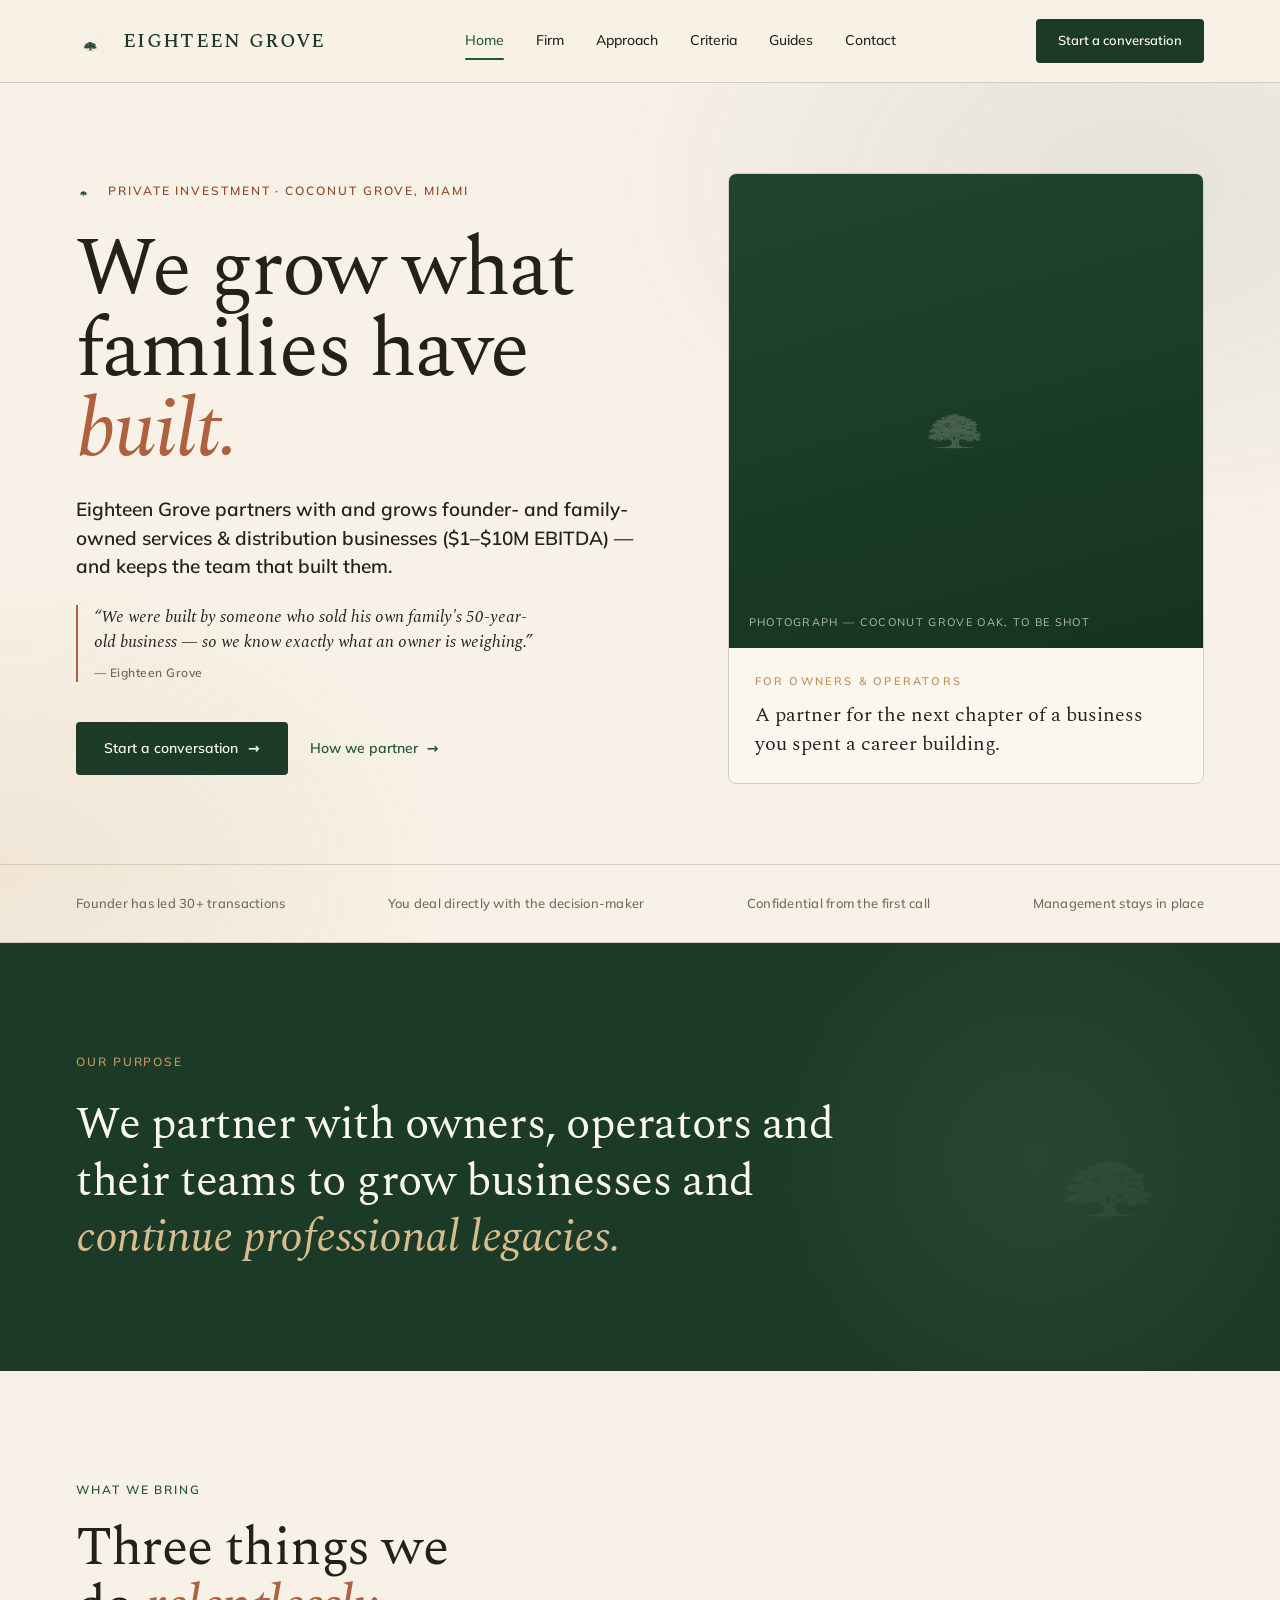
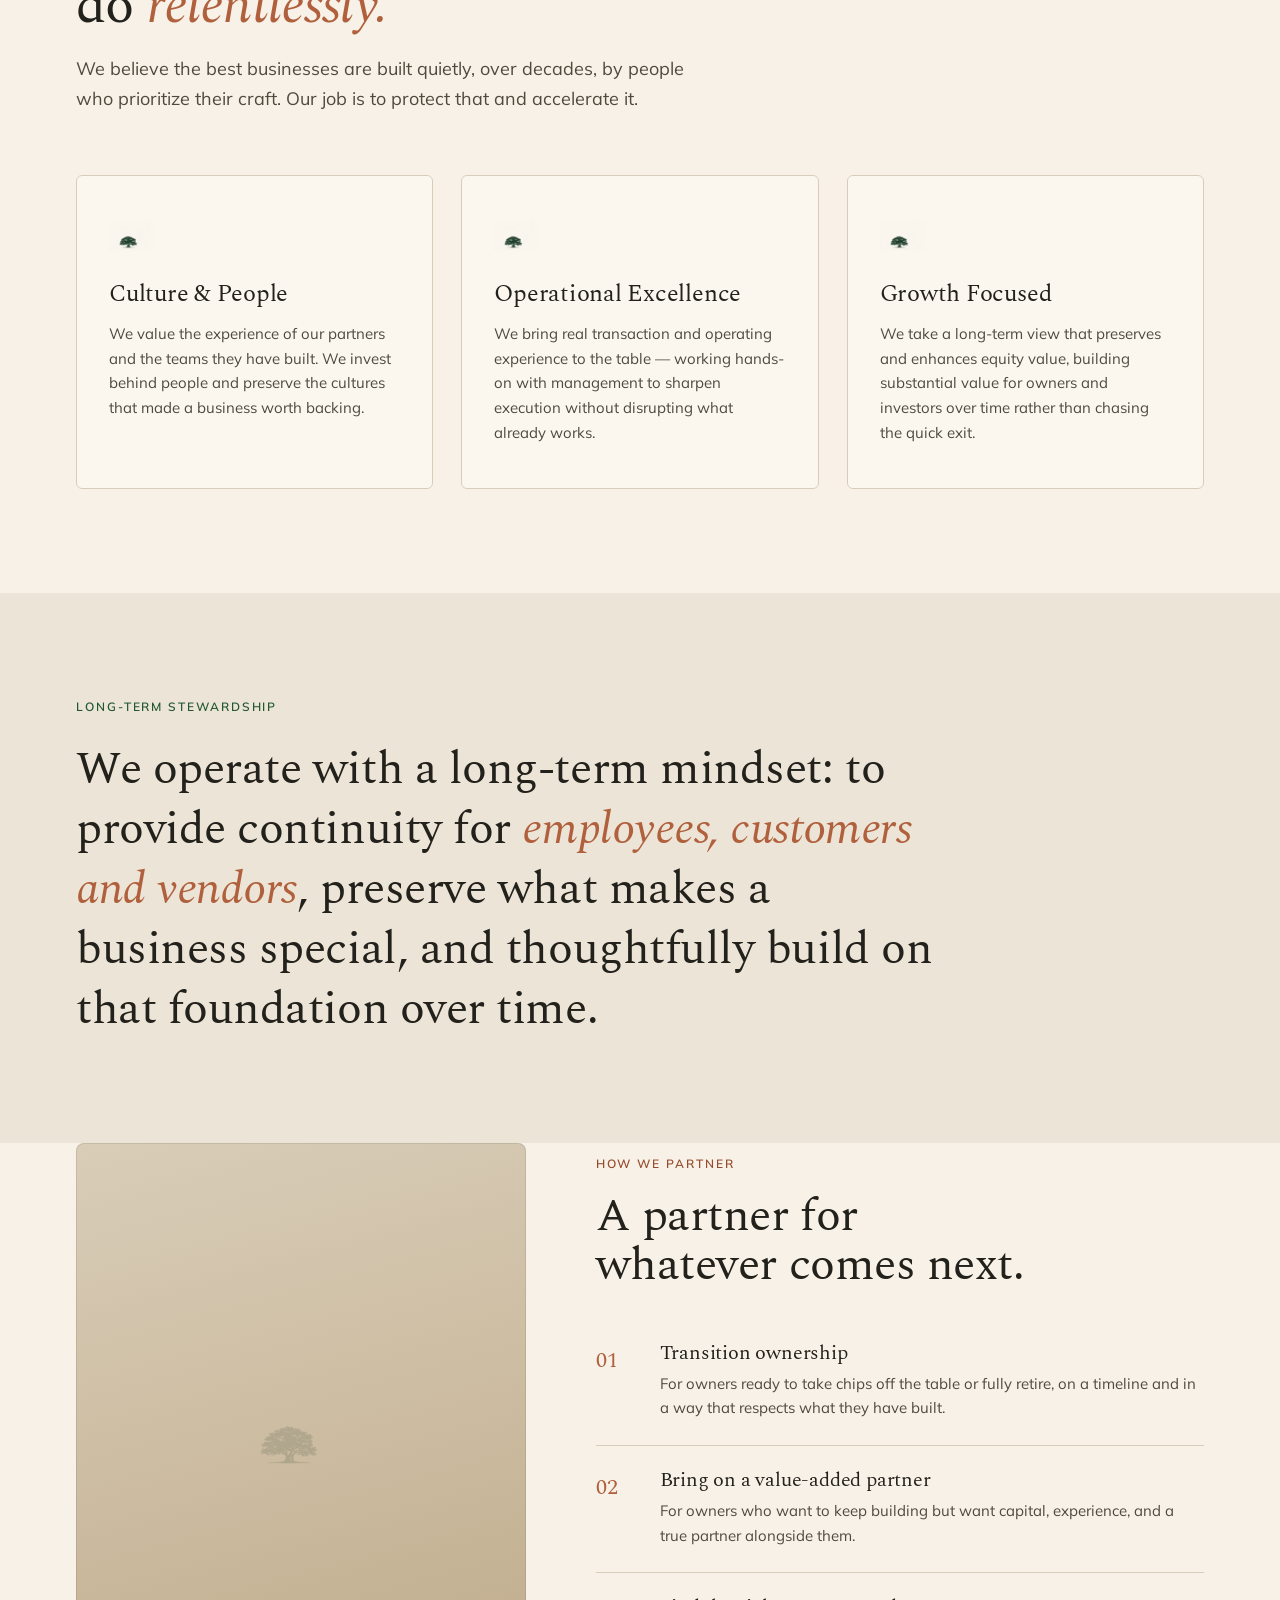
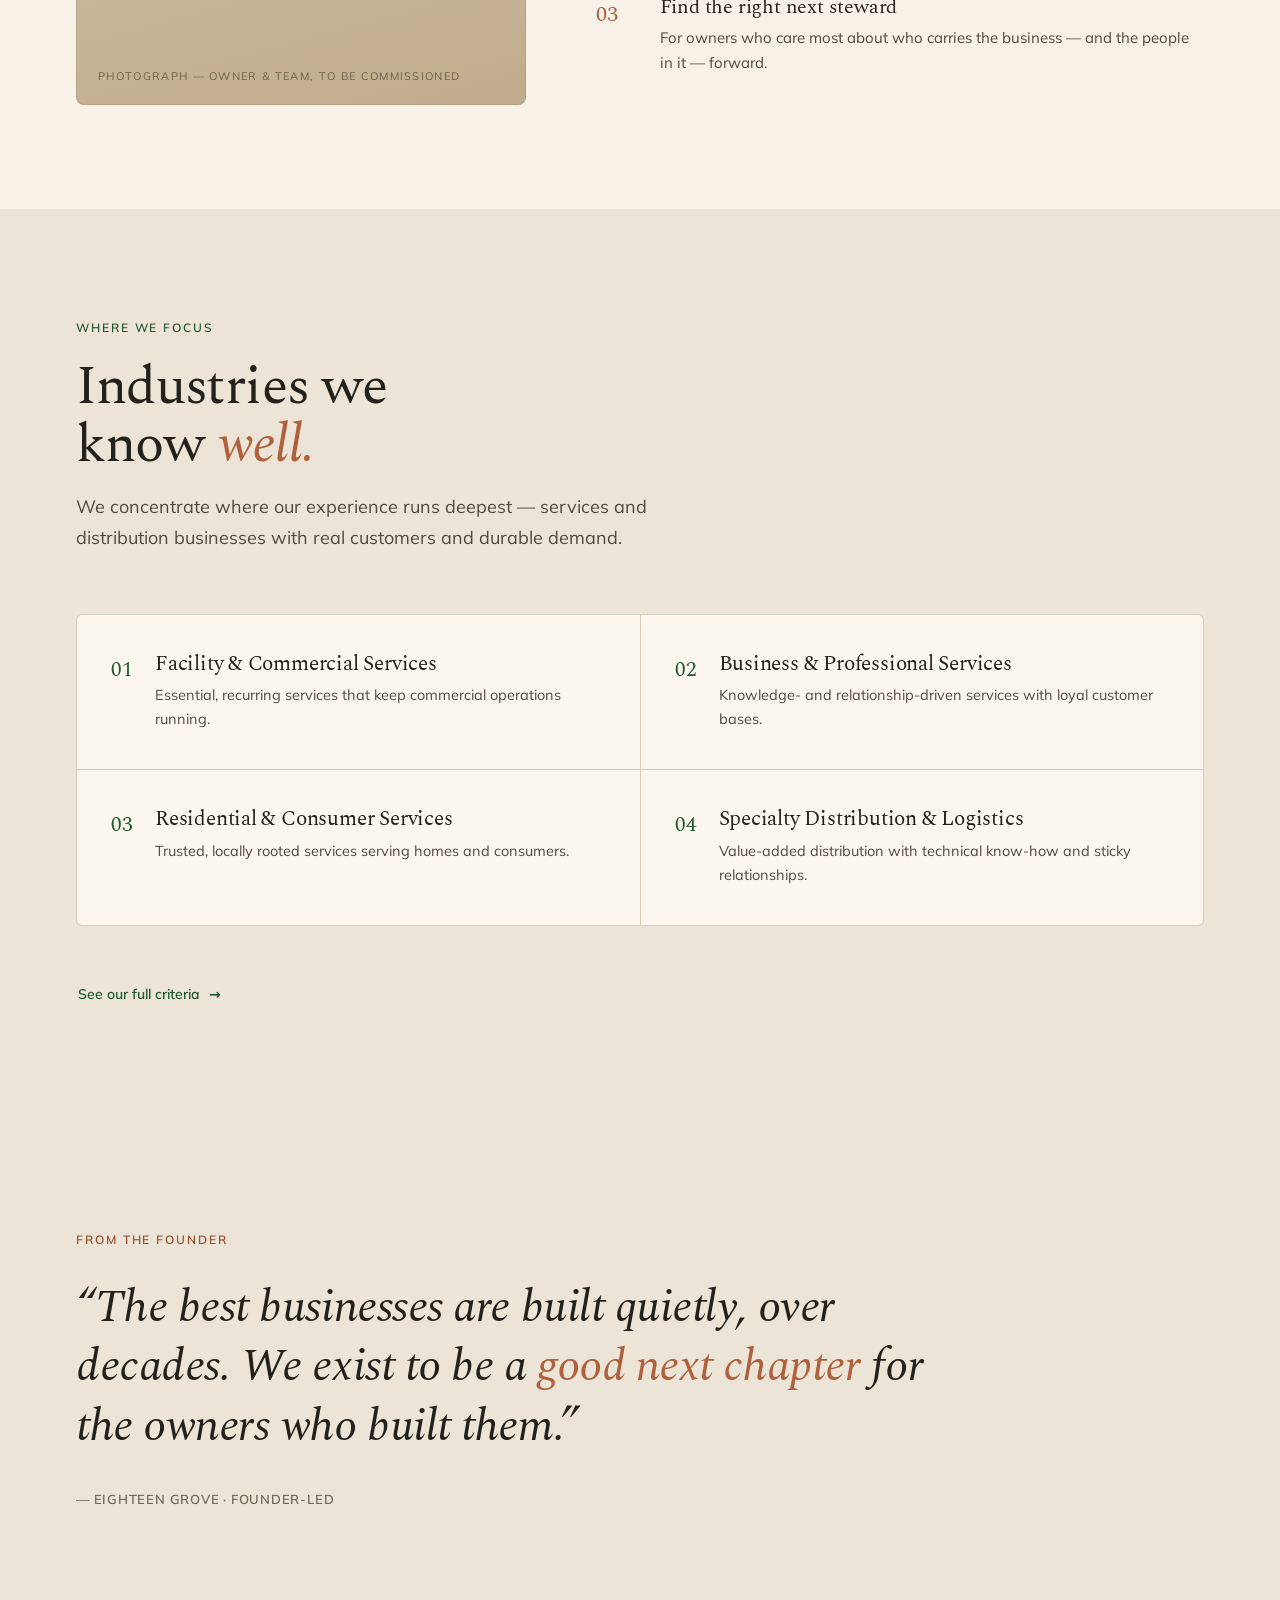
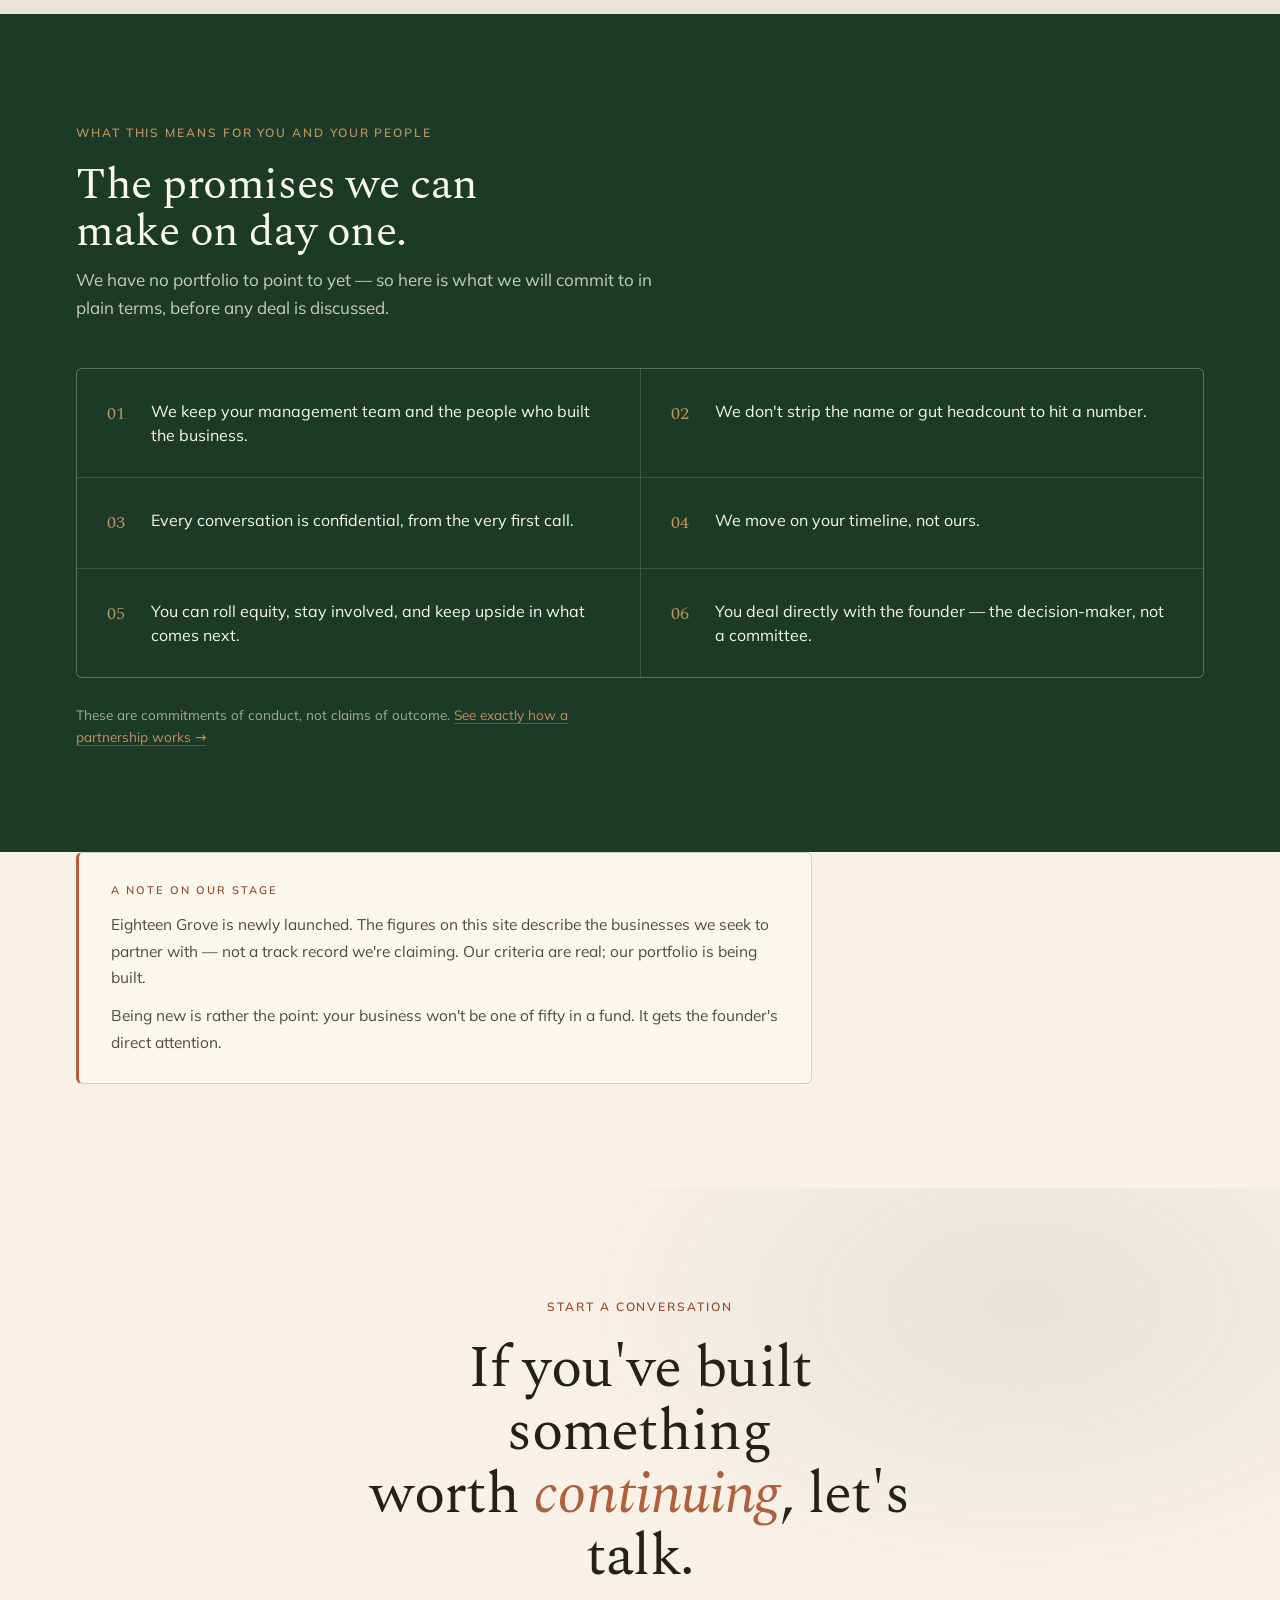
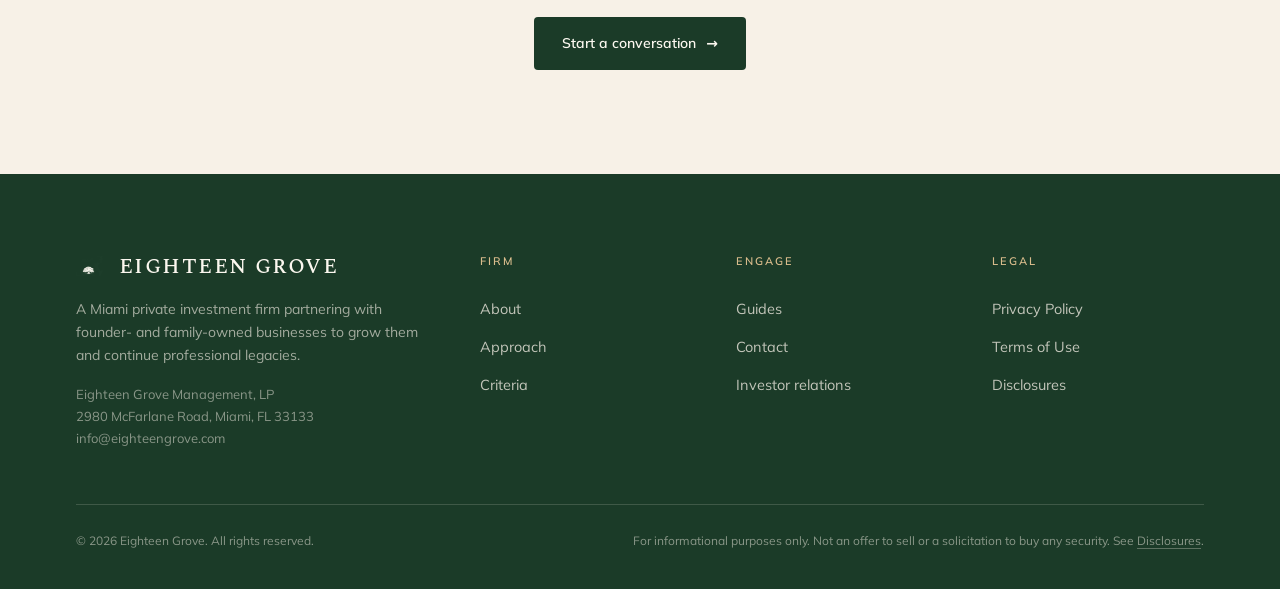
<file: 18grove-03-canopy.html>
<!DOCTYPE html>
<html lang="en">
<head>
<meta charset="UTF-8" />
<meta name="viewport" content="width=device-width, initial-scale=1.0" />
<!-- PREVIEW ONLY: remove this noindex line before the real launch -->
<meta name="robots" content="noindex,nofollow" />
<title>Eighteen Grove — Private investment for founder & family-owned businesses</title>
<meta name="description" content="Eighteen Grove is a Miami private investment firm that partners with and grows founder- and family-owned services and distribution businesses ($1–$10M EBITDA) — and keeps the team that built them." />
<meta property="og:type" content="website" />
<meta property="og:title" content="Eighteen Grove — Private investment for founder & family-owned businesses" />
<meta property="og:description" content="A partner for owners considering a transition. We keep your management, protect your name, and move on your timeline. Founder-led, Coconut Grove, Miami." />
<meta property="og:site_name" content="Eighteen Grove" />
<meta name="twitter:card" content="summary_large_image" />
<script type="application/ld+json">
{"@context":"https://schema.org","@type":"Organization","name":"Eighteen Grove","legalName":"Eighteen Grove Management, LP","description":"Private investment firm partnering with founder- and family-owned businesses in the lower middle market.","address":{"@type":"PostalAddress","streetAddress":"2980 McFarlane Road","addressLocality":"Miami","addressRegion":"FL","postalCode":"33133","addressCountry":"US"},"email":"info@eighteengrove.com"}
</script>
<link rel="preconnect" href="https://fonts.googleapis.com" />
<link rel="preconnect" href="https://fonts.gstatic.com" crossorigin />
<link href="https://fonts.googleapis.com/css2?family=Spectral:ital,wght@0,300;0,400;0,500;1,400&family=Mulish:wght@300;400;500;600;700&display=swap" rel="stylesheet" />
<style>
  :root{
    --forest:#1B3B28;
    --forest-2:#225831;
    --moss:#2F6B47;
    --limestone:#ECE4D6;
    --sand:#E3D7C3;
    --paper:#F7F1E7;
    --paper-warm:#FBF7EF;
    --ink:#23211B;
    --clay:#B0603C;
    --clay-d:#964B2C;
    --gold:#C2925A;
    --muted:#6F6757;
    --line:#D8CDBB;
    --line-2:#C7BAA3;
    --serif:'Spectral', Georgia, serif;
    --sans:'Mulish', system-ui, sans-serif;
  }
  *{box-sizing:border-box;margin:0;padding:0}
  html{scroll-behavior:smooth}
  body{font-family:var(--sans);background:var(--paper);color:var(--ink);font-weight:400;line-height:1.65;-webkit-font-smoothing:antialiased;text-rendering:optimizeLegibility}
  .page{display:none}
  .page.active{display:block;animation:fade .6s ease both}
  @keyframes fade{from{opacity:0;transform:translateY(10px)}to{opacity:1;transform:none}}
  .wrap{max-width:1220px;margin:0 auto;padding:0 46px}
  a{color:inherit;text-decoration:none}
  h1,h2,h3,h4{font-family:var(--serif);font-weight:400;line-height:1.08;letter-spacing:-.01em}
  .eyebrow{font-size:12px;letter-spacing:.16em;text-transform:uppercase;font-weight:600;color:var(--clay-d)}
  .eyebrow.green{color:var(--forest-2)}
  .eyebrow.muted{color:var(--muted)}
  :focus-visible{outline:2px solid var(--forest-2);outline-offset:3px}

  /* OAK MARK */
  .oak{display:inline-block;vertical-align:middle;background-color:currentColor;-webkit-mask:url(assets/oak-green.png) center/contain no-repeat;mask:url(assets/oak-green.png) center/contain no-repeat;color:var(--forest)}
  .oak svg{display:none}

  /* WORDMARK */
  .wordmark{font-family:var(--serif);font-weight:500;letter-spacing:.06em;font-variant:small-caps;text-transform:lowercase;line-height:1}

  /* NAV */
  header.nav{position:sticky;top:0;z-index:60;background:rgba(247,241,231,.86);backdrop-filter:saturate(140%) blur(8px);border-bottom:1px solid var(--line);transition:background .4s}
  .nav-inner{display:flex;align-items:center;justify-content:space-between;height:82px}
  .brand{display:flex;align-items:center;gap:13px;color:var(--forest)}
  .brand .oak{width:34px;height:32px}
  .brand .wordmark{font-size:22px;color:var(--forest)}
  nav.links{display:flex;gap:32px;align-items:center}
  nav.links a{font-size:14px;font-weight:500;color:var(--ink);position:relative;padding:4px 0;transition:color .25s}
  nav.links a:hover{color:var(--forest-2)}
  nav.links a.active{color:var(--forest-2)}
  nav.links a.active::after{content:"";position:absolute;left:0;right:0;bottom:-3px;height:2px;background:var(--forest-2);border-radius:2px}
  .nav-cta{font-size:13px;font-weight:600;background:var(--forest);color:var(--paper-warm);padding:11px 22px;border-radius:4px;transition:.3s}
  .nav-cta:hover{background:var(--forest-2)}
  .burger{display:none;flex-direction:column;gap:5px;cursor:pointer}
  .burger span{width:24px;height:2px;background:var(--ink);border-radius:2px}

  /* HERO */
  .hero{position:relative;overflow:hidden;padding:90px 0 0}
  .hero::before{content:"";position:absolute;inset:0;background:radial-gradient(70% 70% at 88% 12%, rgba(27,59,40,.08), transparent 60%),radial-gradient(60% 60% at 0% 92%, rgba(194,146,90,.12), transparent 60%)}
  .hero .wrap{position:relative}
  .hero-grid{display:grid;grid-template-columns:1.25fr 1fr;gap:56px;align-items:center}
  .hero-eyebrow{display:flex;align-items:center;gap:14px;margin-bottom:30px}
  .hero h1{font-size:clamp(44px,6.4vw,88px);letter-spacing:-.024em;line-height:.98}
  .hero h1 em{font-style:italic;color:var(--clay)}
  .hero .sub{font-size:18px;line-height:1.72;color:#4F4A3E;max-width:31em;margin-top:30px}
  .hero-actions{display:flex;gap:20px;align-items:center;margin-top:40px;flex-wrap:wrap}
  .btn-fill{background:var(--forest);color:var(--paper-warm);font-weight:600;font-size:14px;padding:15px 28px;border-radius:4px;transition:.3s;display:inline-flex;align-items:center;gap:10px}
  .btn-fill:hover{background:var(--forest-2)}
  .btn-fill.clay{background:var(--clay)}
  .btn-fill.clay:hover{background:var(--clay-d)}
  .btn-ghost{font-size:14px;font-weight:600;color:var(--forest-2);display:inline-flex;align-items:center;gap:9px;padding:15px 2px;border-bottom:1.5px solid transparent;transition:.3s}
  .btn-ghost:hover{border-bottom-color:var(--forest-2)}
  .hero-plate{border:1px solid var(--line);border-radius:8px;overflow:hidden;background:var(--paper-warm)}
  .hero-plate .img{aspect-ratio:5/5;background:linear-gradient(165deg,#1F4530,#163322);position:relative;overflow:hidden;display:flex;align-items:center;justify-content:center}
  .hero-plate .img .oak{width:140px;height:130px;color:rgba(236,228,214,.22)}
  .hero-plate .img .cap{position:absolute;bottom:18px;left:20px;right:20px;font-size:11px;letter-spacing:.12em;text-transform:uppercase;color:rgba(247,241,231,.7);z-index:2;line-height:1.5}
  .hero-plate .body{padding:24px 26px}
  .hero-plate .body .k{font-size:11px;letter-spacing:.2em;text-transform:uppercase;color:var(--gold);font-weight:600;margin-bottom:10px}
  .hero-plate .body .v{font-family:var(--serif);font-size:20px;line-height:1.45}

  .trust{border-top:1px solid var(--line);border-bottom:1px solid var(--line);padding:28px 0;margin-top:80px}
  .trust .wrap{display:flex;justify-content:space-between;align-items:center;gap:30px;flex-wrap:wrap}
  .trust .t{font-size:13px;letter-spacing:.02em;color:var(--muted);font-weight:500}

  section{padding:104px 0}
  .sec-head{max-width:46em;margin-bottom:60px}
  .sec-head h2{font-size:clamp(32px,4.4vw,54px);margin:18px 0;letter-spacing:-.015em}
  .sec-head h2 em{font-style:italic;color:var(--clay)}
  .sec-head p{font-size:18px;color:#4F4A3E;max-width:36em;line-height:1.7}

  /* tagline band */
  .tagband{background:var(--forest);color:var(--paper-warm);position:relative;overflow:hidden}
  .tagband::after{content:"";position:absolute;right:-4%;bottom:-30%;width:46%;height:160%;opacity:.06;background:radial-gradient(circle at center,var(--paper-warm),transparent 62%)}
  .tagband .oak-bg{position:absolute;right:3%;top:50%;transform:translateY(-50%);width:230px;height:215px;color:rgba(236,228,214,.05)}
  .tagband .wrap{position:relative}
  .tagband .eyebrow{color:var(--gold)}
  .tagband blockquote{font-family:var(--serif);font-size:clamp(26px,3.5vw,46px);line-height:1.26;letter-spacing:-.01em;max-width:18em;margin-top:24px}
  .tagband blockquote em{font-style:italic;color:#D9BC8C}

  /* pillars */
  .pillars-grid{display:grid;grid-template-columns:repeat(3,1fr);gap:28px}
  .pillar-card{background:var(--paper-warm);border:1px solid var(--line);border-radius:6px;padding:38px 32px 42px;transition:border-color .35s,background .35s}
  .pillar-card:hover{border-color:var(--forest-2);background:#FCFAF3}
  .pillar-card .ic{width:48px;height:46px;color:var(--forest);margin-bottom:24px}
  .pillar-card h3{font-size:24px;margin-bottom:14px}
  .pillar-card p{font-size:15px;color:#4F4A3E}

  /* approach steps */
  .grow-grid{display:grid;grid-template-columns:0.85fr 1.15fr;gap:70px;align-items:center}
  .grow-plate{aspect-ratio:4/5;border-radius:8px;background:linear-gradient(165deg,#D9CDB8,#C0AC8C);position:relative;overflow:hidden;box-shadow:inset 0 0 0 1px rgba(35,33,27,.1);display:flex;align-items:center;justify-content:center}
  .grow-plate .oak{width:150px;height:140px;color:rgba(27,59,40,.16)}
  .grow-plate .cap{position:absolute;bottom:20px;left:22px;right:22px;font-size:11px;letter-spacing:.12em;text-transform:uppercase;color:rgba(86,76,60,.78);z-index:2}
  .step{display:flex;gap:24px;padding:24px 0;border-bottom:1px solid var(--line)}
  .step:last-child{border-bottom:none}
  .step .sn{font-family:var(--serif);font-size:22px;color:var(--clay);min-width:40px}
  .step h4{font-size:20px;margin-bottom:7px}
  .step p{font-size:15px;color:#4F4A3E}

  /* industry focus */
  .focus-grid{display:grid;grid-template-columns:repeat(2,1fr);gap:1px;background:var(--line);border:1px solid var(--line);border-radius:6px;overflow:hidden}
  .focus-cell{background:var(--paper-warm);padding:38px 34px;transition:background .3s;display:flex;gap:22px;align-items:flex-start}
  .focus-cell:hover{background:#FCFAF3}
  .focus-cell .fn{font-family:var(--serif);font-size:21px;color:var(--forest-2)}
  .focus-cell h4{font-size:21px;margin-bottom:8px}
  .focus-cell p{font-size:14.5px;color:#4F4A3E}

  /* target profile criteria */
  .crit{background:var(--limestone)}
  .crit-grid{display:grid;grid-template-columns:repeat(3,1fr);gap:24px}
  .crit-card{background:var(--paper-warm);border:1px solid var(--line);border-radius:6px;padding:34px 30px;transition:border-color .35s}
  .crit-card:hover{border-color:var(--forest-2)}
  .crit-card .k{font-size:11px;letter-spacing:.18em;text-transform:uppercase;color:var(--clay-d);font-weight:600;margin-bottom:16px}
  .crit-card .v{font-family:var(--serif);font-size:26px;line-height:1.18}
  .crit-card .d{font-size:13.5px;color:var(--muted);margin-top:10px}

  /* quote */
  .quote{background:var(--limestone)}
  .quote blockquote{font-family:var(--serif);font-size:clamp(26px,3.6vw,46px);line-height:1.3;letter-spacing:-.01em;max-width:19em;font-style:italic;color:var(--ink)}
  .quote blockquote .hl{color:var(--clay);font-style:italic}
  .quote .attr{margin-top:32px;font-size:13px;letter-spacing:.06em;text-transform:uppercase;color:var(--muted);font-weight:600}

  /* CTA */
  .cta{position:relative;overflow:hidden}
  .cta::before{content:"";position:absolute;inset:0;background:radial-gradient(60% 80% at 80% 20%, rgba(27,59,40,.07),transparent 60%)}
  .cta .wrap{position:relative;text-align:center;max-width:40em}
  .cta h2{font-size:clamp(32px,4.6vw,58px);margin:20px 0 28px;letter-spacing:-.015em}
  .cta h2 em{font-style:italic;color:var(--clay)}
  .cta .btn-fill{margin:0 auto}

  /* FOOTER */
  footer.site{background:var(--forest);color:var(--paper-warm);padding:78px 0 38px}
  .foot-grid{display:grid;grid-template-columns:1.7fr 1fr 1fr 1fr;gap:44px;padding-bottom:54px;border-bottom:1px solid rgba(247,241,231,.16)}
  .foot-brand .brand{color:var(--paper-warm);margin-bottom:18px}
  .foot-brand .brand .oak{width:30px;height:28px;color:var(--paper-warm)}
  .foot-brand .brand .wordmark{color:var(--paper-warm)}
  .foot-brand p{font-size:14px;color:rgba(247,241,231,.62);max-width:25em}
  .foot-brand .addr{font-size:13px;color:rgba(247,241,231,.5);margin-top:16px;line-height:1.7}
  .foot-col h5{font-size:11px;letter-spacing:.18em;text-transform:uppercase;color:#D9BC8C;margin-bottom:20px;font-weight:600}
  .foot-col a{display:block;font-size:14.5px;color:rgba(247,241,231,.76);padding:7px 0;transition:color .25s}
  .foot-col a:hover{color:var(--paper-warm)}
  .foot-bot{display:flex;justify-content:space-between;padding-top:26px;font-size:12px;color:rgba(247,241,231,.5);gap:30px;flex-wrap:wrap}
  .foot-bot .disc{max-width:48em;line-height:1.7}

  /* PAGE HERO */
  .page-hero{position:relative;overflow:hidden;padding:84px 0 64px;border-bottom:1px solid var(--line)}
  .page-hero::before{content:"";position:absolute;inset:0;background:radial-gradient(70% 80% at 92% 0%, rgba(27,59,40,.07),transparent 60%)}
  .page-hero .wrap{position:relative}
  .crumb{font-size:12px;letter-spacing:.16em;text-transform:uppercase;color:var(--clay-d);font-weight:600;margin-bottom:22px}
  .page-hero h1{font-size:clamp(40px,6vw,82px);letter-spacing:-.02em;max-width:14em;line-height:1.02}
  .page-hero h1 em{font-style:italic;color:var(--clay)}
  .page-hero .lead{font-size:18px;color:#4F4A3E;max-width:33em;margin-top:24px;line-height:1.7}

  /* APPROACH timeline */
  .timeline{position:relative;padding-left:38px;margin-top:30px}
  .timeline::before{content:"";position:absolute;left:9px;top:8px;bottom:8px;width:2px;background:var(--line-2);transform:scaleY(0);transform-origin:top;transition:transform 1.1s cubic-bezier(.4,0,.2,1)}
  .timeline.in::before{transform:scaleY(1)}
  .tl-item{position:relative;padding:0 0 52px 36px;opacity:0;transform:translateY(14px);transition:opacity .6s ease,transform .6s ease}
  .tl-item.in{opacity:1;transform:none}
  .tl-item::before{content:"";position:absolute;left:-34px;top:5px;width:18px;height:18px;border-radius:50%;background:var(--paper);border:2.5px solid var(--forest-2);transform:scale(0);transition:transform .5s cubic-bezier(.34,1.4,.5,1)}
  .tl-item.in::before{transform:scale(1)}
  .tl-item .ty{font-size:12px;letter-spacing:.14em;text-transform:uppercase;color:var(--clay-d);font-weight:600;margin-bottom:8px}
  .tl-item h3{font-size:25px;margin-bottom:12px}
  .tl-item p{font-size:15.5px;color:#4F4A3E;max-width:38em}

  /* bio */
  .bio-grid{display:grid;grid-template-columns:0.8fr 1.2fr;gap:60px;align-items:start}
  .bio-plate{aspect-ratio:4/5;border-radius:8px;background:linear-gradient(165deg,#D9CDB8,#C0AC8C);position:relative;overflow:hidden;box-shadow:inset 0 0 0 1px rgba(35,33,27,.1)}
  .bio-plate .cap{position:absolute;bottom:20px;left:22px;right:22px;font-size:11px;letter-spacing:.12em;text-transform:uppercase;color:rgba(86,76,60,.78)}
  .bio-grid h3{font-size:30px;margin-bottom:6px}
  .bio-grid .role{font-size:13px;letter-spacing:.06em;text-transform:uppercase;color:var(--clay-d);font-weight:600;margin-bottom:24px}
  .bio-grid p{font-size:16px;color:#4F4A3E;margin-bottom:18px;line-height:1.72}

  /* LOGIN */
  .login-screen{min-height:100vh;display:grid;grid-template-columns:1.1fr 1fr}
  .login-art{position:relative;overflow:hidden;background:linear-gradient(165deg,#1F4530,#142A1D);padding:56px 56px 48px;display:flex;flex-direction:column;justify-content:space-between;color:var(--paper-warm)}
  .login-art::after{content:"";position:absolute;inset:0;background:radial-gradient(70% 80% at 80% 12%, rgba(194,146,90,.14),transparent 62%)}
  .login-art .oak-bg{position:absolute;right:-6%;bottom:-8%;width:280px;height:260px;color:rgba(236,228,214,.06)}
  .login-art>*{position:relative;z-index:2}
  .login-art .brand{color:var(--paper-warm)}
  .login-art .brand .oak{width:30px;height:28px;color:var(--paper-warm)}
  .login-art .brand .wordmark{color:var(--paper-warm);font-size:20px}
  .login-art .q{font-family:var(--serif);font-size:clamp(24px,2.8vw,34px);line-height:1.34;font-style:italic;max-width:15em}
  .login-art .q .hl{color:#D9BC8C}
  .login-art .af{font-size:11px;letter-spacing:.04em;color:rgba(247,241,231,.6);line-height:1.9}
  .login-art .af a{color:#D9BC8C;border-bottom:1px solid rgba(217,188,140,.4)}
  .login-side{background:var(--paper-warm);display:flex;align-items:center;justify-content:center;padding:48px}
  .lform{width:100%;max-width:400px}
  .lform .brand{display:flex;align-items:center;gap:11px;margin-bottom:8px;color:var(--forest)}
  .lform .brand .oak{width:30px;height:28px}
  .lform .brand .wordmark{font-size:21px;color:var(--forest)}
  .lform .sub{font-size:11px;letter-spacing:.18em;text-transform:uppercase;color:var(--muted);font-weight:600;margin-bottom:42px}
  .lform h2{font-size:32px;margin-bottom:10px}
  .lform .intro{font-size:14.5px;color:#4F4A3E;margin-bottom:34px}
  .field{margin-bottom:22px}
  .field label{display:block;font-size:11px;letter-spacing:.14em;text-transform:uppercase;color:var(--muted);font-weight:600;margin-bottom:10px}
  .field input{width:100%;background:var(--paper);border:1px solid var(--line);border-radius:6px;padding:14px 16px;font-family:var(--sans);font-size:15px;color:var(--ink);transition:.25s}
  .field input:focus{outline:none;border-color:var(--forest-2);box-shadow:0 0 0 3px rgba(34,88,49,.12)}
  .lrow{display:flex;justify-content:space-between;align-items:center;margin:24px 0}
  .lrow .rem{display:flex;gap:9px;align-items:center;font-size:13px;color:#4F4A3E;cursor:pointer}
  .lrow .rem .b{width:16px;height:16px;accent-color:var(--forest-2);cursor:pointer;margin:0}
  .lrow a{font-size:13px;color:var(--clay-d);font-weight:600}
  .lbtn{width:100%;background:var(--forest);color:var(--paper-warm);border:none;cursor:pointer;padding:16px;border-radius:4px;font-family:var(--sans);font-size:14px;font-weight:600;transition:.3s}
  .lbtn:hover{background:var(--forest-2)}
  .secure{display:flex;align-items:center;gap:9px;font-size:12px;color:var(--forest-2);font-weight:600;margin-top:24px;justify-content:center}
  .secure .dot{width:7px;height:7px;border-radius:50%;background:var(--forest-2)}
  .lnote{margin-top:24px;padding-top:22px;border-top:1px solid var(--line);font-size:13px;color:var(--muted);line-height:1.7;text-align:center}
  .lnote a{color:var(--clay-d);font-weight:600}

  /* contact */
  .contact-grid{display:grid;grid-template-columns:1.3fr 1fr;gap:70px;align-items:start}
  .cblock{background:var(--paper-warm);border:1px solid var(--line);border-radius:6px;padding:28px 30px;margin-bottom:18px}
  .cblock .k{font-size:11px;letter-spacing:.16em;text-transform:uppercase;color:var(--clay-d);font-weight:600;margin-bottom:10px}
  .cblock .v{font-family:var(--serif);font-size:21px}
  .cblock .v a{border-bottom:1px solid var(--line-2)}

  /* hero qualifier + founder line */
  .qualifier{font-size:19px;line-height:1.5;color:var(--forest-d);font-weight:600;max-width:30em;margin-top:24px}
  .founder-line{display:flex;gap:14px;align-items:flex-start;margin-top:24px;padding-left:16px;border-left:2px solid var(--clay)}
  .founder-line p{font-family:var(--serif);font-size:17px;font-style:italic;line-height:1.5;color:var(--ink);max-width:26em}
  .founder-line .sig{display:block;font-family:var(--sans);font-style:normal;font-size:12px;letter-spacing:.04em;color:var(--muted);margin-top:8px;font-weight:600}
  /* commitments */
  .commitments{background:var(--forest);color:var(--paper-warm);position:relative;overflow:hidden}
  .commitments .oak-bg{position:absolute;left:-4%;bottom:-30%;width:240px;height:222px;color:rgba(236,228,214,.05)}
  .commitments .wrap{position:relative}
  .commitments .eyebrow{color:var(--gold)}
  .commitments h2{color:var(--paper-warm);font-size:clamp(28px,3.6vw,44px);margin:16px 0 10px}
  .commitments .lead{color:rgba(247,241,231,.8);max-width:34em;font-size:17px;margin-bottom:46px}
  .commit-list{display:grid;grid-template-columns:repeat(2,1fr);gap:1px;background:rgba(247,241,231,.16);border:1px solid rgba(247,241,231,.16);border-radius:6px;overflow:hidden}
  .commit-item{background:var(--forest);padding:30px 30px;display:flex;gap:18px;align-items:flex-start}
  .commit-item .ck{font-family:var(--serif);font-size:18px;color:var(--gold);min-width:26px}
  .commit-item p{font-size:16px;color:var(--paper-warm);line-height:1.5}
  .commit-foot{margin-top:26px;font-size:13.5px;color:rgba(247,241,231,.62);max-width:40em}
  /* stage note */
  .stage-note{border:1px solid var(--line);border-left:3px solid var(--clay);border-radius:6px;background:var(--paper-warm);padding:28px 32px;max-width:46em}
  .stage-note .k{font-size:11px;letter-spacing:.18em;text-transform:uppercase;color:var(--clay-d);font-weight:600;margin-bottom:12px}
  .stage-note p{font-size:15.5px;color:#4F4A3E;line-height:1.7}
  .stage-note p+p{margin-top:12px}
  /* process steps */
  .process{counter-reset:step}
  .pstep{display:grid;grid-template-columns:60px 1fr;gap:24px;padding:26px 0;border-bottom:1px solid var(--line);counter-increment:step}
  .pstep:last-of-type{border-bottom:none}
  .pstep .pn{font-family:var(--serif);font-size:26px;color:var(--forest-2)}
  .pstep .pn::before{content:counter(step)}
  .pstep h4{font-size:21px;margin-bottom:8px}
  .pstep p{font-size:15.5px;color:#4F4A3E}
  /* confidentiality + form */
  .confid{background:var(--limestone);border:1px solid var(--line);border-radius:6px;padding:24px 28px;margin-bottom:26px;display:flex;gap:16px;align-items:flex-start}
  .confid .oak{width:34px;height:32px;color:var(--forest);flex-shrink:0}
  .confid p{font-size:14.5px;color:#4F4A3E;line-height:1.65}
  .confid strong{color:var(--forest-d)}
  .cform .field textarea{width:100%;background:var(--paper);border:1px solid var(--line);border-radius:6px;padding:14px 16px;font-family:var(--sans);font-size:15px;color:var(--ink);min-height:120px;resize:vertical;transition:.25s}
  .cform .field textarea:focus{outline:none;border-color:var(--forest-2);box-shadow:0 0 0 3px rgba(34,88,49,.12)}
  .cform .field select{width:100%;background:var(--paper);border:1px solid var(--line);border-radius:6px;padding:14px 16px;font-family:var(--sans);font-size:15px;color:var(--ink)}
  /* advisors */
  .advisors{background:var(--paper-warm);border:1px solid var(--line);border-radius:6px;padding:34px 36px}
  .advisors .eyebrow{margin-bottom:14px;display:block}
  .advisors h3{font-size:24px;margin-bottom:14px}
  .advisors ul{list-style:none;display:grid;grid-template-columns:repeat(2,1fr);gap:10px 28px;margin-top:18px}
  .advisors li{font-size:14.5px;color:#4F4A3E;padding-left:18px;position:relative}
  .advisors li::before{content:"—";position:absolute;left:0;color:var(--forest-2)}
  /* legal */
  .legal-body{max-width:46em}
  .legal-body h3{font-size:24px;margin:40px 0 12px}
  .legal-body h3:first-child{margin-top:0}
  .legal-body p{font-size:15px;color:#4F4A3E;line-height:1.7;margin-bottom:14px}
  /* sector list */
  .sector-list{display:grid;grid-template-columns:repeat(2,1fr);gap:1px;background:var(--line);border:1px solid var(--line);border-radius:6px;overflow:hidden}
  .sector{background:var(--paper-warm);padding:34px 32px}
  .sector .s-head{display:flex;align-items:baseline;gap:14px;margin-bottom:12px}
  .sector .s-head .fn{font-family:var(--serif);font-size:18px;color:var(--forest-2)}
  .sector .s-head h4{font-size:21px}
  .sector>p{font-size:14.5px;color:#4F4A3E;margin-bottom:18px;max-width:30em}
  .subs{display:flex;flex-wrap:wrap;gap:8px}
  .subs span{font-size:12.5px;color:#5A5446;background:var(--limestone);border:1px solid var(--line);border-radius:3px;padding:5px 11px}
  .sector-note{margin-top:22px;font-size:14px;color:var(--muted)}
  @media(max-width:760px){.sector-list{grid-template-columns:1fr}}
  /* guides */
  .guide-meta{display:flex;gap:14px;font-size:11px;letter-spacing:.16em;text-transform:uppercase;color:var(--muted);font-weight:600;margin-bottom:18px}
  .guide-meta .cat{color:var(--clay-d)}
  .guide-article{max-width:42em}
  .guide-article h2{font-size:clamp(28px,3.6vw,44px);letter-spacing:-.015em;margin-bottom:22px;line-height:1.12}
  .guide-article .lead-p{font-size:19px;color:var(--ink);line-height:1.7;margin-bottom:20px}
  .guide-article p{font-size:16.5px;color:#4F4A3E;line-height:1.78;margin-bottom:18px}
  .guide-article h3{font-family:var(--serif);font-size:24px;margin:36px 0 12px;color:var(--ink)}
  .guide-list{display:grid;grid-template-columns:repeat(2,1fr);gap:24px;margin-top:22px}
  .guide-card{background:var(--paper-warm);border:1px solid var(--line);border-radius:6px;padding:30px 30px 32px;transition:border-color .35s;cursor:pointer}
  .guide-card:hover{border-color:var(--forest-2)}
  .guide-card .gc-meta{display:flex;gap:12px;font-size:10.5px;letter-spacing:.14em;text-transform:uppercase;color:var(--muted);font-weight:600;margin-bottom:16px}
  .guide-card .gc-meta .cat{color:var(--clay-d)}
  .guide-card h4{font-size:20px;line-height:1.2;margin-bottom:10px}
  .guide-card p{font-size:14.5px;color:#4F4A3E}
  @media(max-width:760px){.guide-list{grid-template-columns:1fr}}
  /* reveal */
  .reveal{opacity:0;transform:translateY(16px);transition:opacity .7s cubic-bezier(.2,.6,.2,1),transform .7s cubic-bezier(.2,.6,.2,1)}
  .reveal.in{opacity:1;transform:none}
  @media (prefers-reduced-motion:reduce){
    .reveal,.tl-item{opacity:1!important;transform:none!important;transition:none}
    .timeline::before,.tl-item::before{transform:none!important;transition:none}
  }

  .mobile-menu{display:none;position:fixed;inset:82px 0 0;background:var(--paper);z-index:55;flex-direction:column;padding:30px 46px}
  .mobile-menu a{font-family:var(--serif);font-size:30px;padding:15px 0;border-bottom:1px solid var(--line)}
  .mobile-menu.open{display:flex}

  @media(max-width:980px){
    .wrap{padding:0 22px}
    nav.links,.nav-cta{display:none}
    .burger{display:flex}
    .hero-grid,.pillars-grid,.grow-grid,.focus-grid,.crit-grid,.foot-grid,.contact-grid,.login-screen,.bio-grid{grid-template-columns:1fr!important;display:block}
    .pillar-card,.crit-card,.hero-plate{margin-bottom:22px}
    .grow-plate,.bio-plate{margin-bottom:34px}
    .focus-grid{border-radius:6px}
    .focus-cell{border-bottom:1px solid var(--line)}
    .foot-col{margin-top:32px}
    .login-art{min-height:300px}
    .login-art .q{margin:22px 0}
    .tagband .oak-bg{display:none}
  }
</style>
</head>
<body>

<!-- reusable oak symbol -->
<svg width="0" height="0" style="position:absolute" aria-hidden="true"><symbol id="oak" viewBox="0 0 72 64"><g fill="currentColor"><circle cx="36" cy="22" r="14"/><circle cx="20" cy="27" r="11"/><circle cx="52" cy="27" r="11"/><circle cx="28" cy="16" r="9"/><circle cx="44" cy="16" r="9"/><circle cx="13" cy="33" r="8"/><circle cx="59" cy="33" r="8"/><circle cx="36" cy="33" r="13"/><path d="M33 33 L33 50 C33 54 29 55 24 57 L48 57 C43 55 39 54 39 50 L39 33 Z"/></g></symbol></svg>

<header class="nav">
  <div class="wrap nav-inner">
    <a href="#home" class="brand" data-nav><span class="oak"><svg><use href="#oak"/></svg></span><span class="wordmark">Eighteen Grove</span></a>
    <nav class="links">
      <a href="#home" data-nav>Home</a>
      <a href="#firm" data-nav>Firm</a>
      <a href="#approach" data-nav>Approach</a>
      <a href="#criteria" data-nav>Criteria</a>
      <a href="#insights" data-nav>Guides</a>
      <a href="#contact" data-nav>Contact</a>
    </nav>
    <a href="#contact" class="nav-cta" data-nav>Start a conversation</a>
    <div class="burger" id="burger"><span></span><span></span><span></span></div>
  </div>
</header>
<div class="mobile-menu" id="mobileMenu">
  <a href="#home" data-nav>Home</a><a href="#firm" data-nav>Firm</a><a href="#approach" data-nav>Approach</a><a href="#criteria" data-nav>Criteria</a><a href="#insights" data-nav>Guides</a><a href="#contact" data-nav>Contact</a><a href="#login" data-nav>Investor relations</a>
</div>

<!-- HOME -->
<main id="home" class="page active">
  <section class="hero" style="padding-bottom:0">
    <div class="wrap">
      <div class="hero-grid">
        <div>
          <div class="hero-eyebrow"><span class="oak" style="width:18px;height:17px"><svg><use href="#oak"/></svg></span><span class="eyebrow">Private Investment · Coconut Grove, Miami</span></div>
          <h1>We grow what<br>families have<br><em>built.</em></h1>
          <p class="qualifier">Eighteen Grove partners with and grows founder- and family-owned services &amp; distribution businesses ($1–$10M EBITDA) — and keeps the team that built them.</p>
          <div class="founder-line">
            <div><p>“We were built by someone who sold his own family's 50-year-old business — so we know exactly what an owner is weighing.”<span class="sig">— Eighteen Grove</span></p></div>
          </div>
          <div class="hero-actions">
            <a href="#contact" class="btn-fill" data-nav>Start a conversation <span>→</span></a>
            <a href="#approach" class="btn-ghost" data-nav>How we partner <span>→</span></a>
          </div>
        </div>
        <div class="hero-plate">
          <div class="img"><span class="oak"><svg><use href="#oak"/></svg></span><span class="cap">Photograph — Coconut Grove oak, to be shot</span></div>
          <div class="body">
            <div class="k">For owners &amp; operators</div>
            <div class="v">A partner for the next chapter of a business you spent a career building.</div>
          </div>
        </div>
      </div>
    </div>
    <div class="trust">
      <div class="wrap">
        <span class="t">Founder has led 30+ transactions</span>
        <span class="t">You deal directly with the decision-maker</span>
        <span class="t">Confidential from the first call</span>
        <span class="t">Management stays in place</span>
      </div>
    </div>
  </section>

  <!-- tagline band -->
  <section class="tagband">
    <span class="oak oak-bg"><svg><use href="#oak"/></svg></span>
    <div class="wrap">
      <span class="eyebrow">Our purpose</span>
      <blockquote>We partner with owners, operators and their teams to grow businesses and <em>continue professional legacies.</em></blockquote>
    </div>
  </section>

  <!-- pillars -->
  <section>
    <div class="wrap">
      <div class="sec-head">
        <span class="eyebrow green">What we bring</span>
        <h2>Three things we<br>do <em>relentlessly.</em></h2>
        <p>We believe the best businesses are built quietly, over decades, by people who prioritize their craft. Our job is to protect that and accelerate it.</p>
      </div>
      <div class="pillars-grid">
        <div class="pillar-card">
          <div class="ic oak" style="width:46px;height:44px"><svg><use href="#oak"/></svg></div>
          <h3>Culture &amp; People</h3>
          <p>We value the experience of our partners and the teams they have built. We invest behind people and preserve the cultures that made a business worth backing.</p>
        </div>
        <div class="pillar-card">
          <div class="ic oak" style="width:46px;height:44px"><svg><use href="#oak"/></svg></div>
          <h3>Operational Excellence</h3>
          <p>We bring real transaction and operating experience to the table — working hands-on with management to sharpen execution without disrupting what already works.</p>
        </div>
        <div class="pillar-card">
          <div class="ic oak" style="width:46px;height:44px"><svg><use href="#oak"/></svg></div>
          <h3>Growth Focused</h3>
          <p>We take a long-term view that preserves and enhances equity value, building substantial value for owners and investors over time rather than chasing the quick exit.</p>
        </div>
      </div>
    </div>
  </section>

  <!-- stewardship -->
  <section class="quote">
    <div class="wrap">
      <span class="eyebrow green" style="display:block;margin-bottom:24px">Long-term stewardship</span>
      <blockquote style="font-style:normal">We operate with a long-term mindset: to provide continuity for <span class="hl">employees, customers and vendors</span>, preserve what makes a business special, and thoughtfully build on that foundation over time.</blockquote>
    </div>
  </section>

  <!-- approach preview -->
  <section style="padding-top:0">
    <div class="wrap">
      <div class="grow-grid">
        <div class="grow-plate"><span class="oak"><svg><use href="#oak"/></svg></span><span class="cap">Photograph — owner &amp; team, to be commissioned</span></div>
        <div>
          <span class="eyebrow">How we partner</span>
          <h2 style="font-size:clamp(30px,3.8vw,46px);margin:16px 0 28px">A partner for<br>whatever comes next.</h2>
          <div class="step"><span class="sn">01</span><div><h4>Transition ownership</h4><p>For owners ready to take chips off the table or fully retire, on a timeline and in a way that respects what they have built.</p></div></div>
          <div class="step"><span class="sn">02</span><div><h4>Bring on a value-added partner</h4><p>For owners who want to keep building but want capital, experience, and a true partner alongside them.</p></div></div>
          <div class="step"><span class="sn">03</span><div><h4>Find the right next steward</h4><p>For owners who care most about who carries the business — and the people in it — forward.</p></div></div>
        </div>
      </div>
    </div>
  </section>

  <!-- industry focus -->
  <section class="crit">
    <div class="wrap">
      <div class="sec-head">
        <span class="eyebrow green">Where we focus</span>
        <h2>Industries we<br>know <em>well.</em></h2>
        <p>We concentrate where our experience runs deepest — services and distribution businesses with real customers and durable demand.</p>
      </div>
      <div class="focus-grid">
        <div class="focus-cell"><span class="fn">01</span><div><h4>Facility &amp; Commercial Services</h4><p>Essential, recurring services that keep commercial operations running.</p></div></div>
        <div class="focus-cell"><span class="fn">02</span><div><h4>Business &amp; Professional Services</h4><p>Knowledge- and relationship-driven services with loyal customer bases.</p></div></div>
        <div class="focus-cell"><span class="fn">03</span><div><h4>Residential &amp; Consumer Services</h4><p>Trusted, locally rooted services serving homes and consumers.</p></div></div>
        <div class="focus-cell"><span class="fn">04</span><div><h4>Specialty Distribution &amp; Logistics</h4><p>Value-added distribution with technical know-how and sticky relationships.</p></div></div>
      </div>
      <div style="margin-top:42px"><a href="#criteria" class="btn-ghost" data-nav>See our full criteria <span>→</span></a></div>
    </div>
  </section>

  <!-- quote / founder -->
  <section class="quote">
    <div class="wrap">
      <span class="eyebrow" style="margin-bottom:28px;display:block">From the founder</span>
      <blockquote>“The best businesses are built quietly, over decades. We exist to be a <span class="hl">good next chapter</span> for the owners who built them.”</blockquote>
      <div class="attr">— Eighteen Grove · Founder-led</div>
    </div>
  </section>

  <!-- commitments -->
  <section class="commitments">
    <span class="oak oak-bg"><svg><use href="#oak"/></svg></span>
    <div class="wrap">
      <span class="eyebrow">What this means for you and your people</span>
      <h2>The promises we can<br>make on day one.</h2>
      <p class="lead">We have no portfolio to point to yet — so here is what we will commit to in plain terms, before any deal is discussed.</p>
      <div class="commit-list">
        <div class="commit-item"><span class="ck">01</span><p>We keep your management team and the people who built the business.</p></div>
        <div class="commit-item"><span class="ck">02</span><p>We don't strip the name or gut headcount to hit a number.</p></div>
        <div class="commit-item"><span class="ck">03</span><p>Every conversation is confidential, from the very first call.</p></div>
        <div class="commit-item"><span class="ck">04</span><p>We move on your timeline, not ours.</p></div>
        <div class="commit-item"><span class="ck">05</span><p>You can roll equity, stay involved, and keep upside in what comes next.</p></div>
        <div class="commit-item"><span class="ck">06</span><p>You deal directly with the founder — the decision-maker, not a committee.</p></div>
      </div>
      <p class="commit-foot">These are commitments of conduct, not claims of outcome. <a href="#approach" data-nav style="color:var(--gold);border-bottom:1px solid rgba(194,146,90,.4)">See exactly how a partnership works →</a></p>
    </div>
  </section>

  <!-- stage note -->
  <section style="padding-top:0">
    <div class="wrap">
      <div class="stage-note">
        <div class="k">A note on our stage</div>
        <p>Eighteen Grove is newly launched. The figures on this site describe the businesses we seek to partner with — not a track record we're claiming. Our criteria are real; our portfolio is being built.</p>
        <p>Being new is rather the point: your business won't be one of fifty in a fund. It gets the founder's direct attention.</p>
      </div>
    </div>
  </section>

  <!-- CTA -->
  <section class="cta">
    <div class="wrap">
      <span class="eyebrow">Start a conversation</span>
      <h2>If you've built something<br>worth <em>continuing</em>, let's talk.</h2>
      <a href="#contact" class="btn-fill" data-nav>Start a conversation <span>→</span></a>
    </div>
  </section>

  <footer class="site"><div class="wrap">
    <div class="foot-grid">
      <div class="foot-brand">
        <div class="brand"><span class="oak"><svg><use href="#oak"/></svg></span><span class="wordmark" style="font-size:24px">Eighteen Grove</span></div>
        <p>A Miami private investment firm partnering with founder- and family-owned businesses to grow them and continue professional legacies.</p>
        <div class="addr">Eighteen Grove Management, LP<br>2980 McFarlane Road, Miami, FL 33133<br>info@eighteengrove.com</div>
      </div>
      <div class="foot-col"><h5>Firm</h5><a href="#firm" data-nav>About</a><a href="#approach" data-nav>Approach</a><a href="#criteria" data-nav>Criteria</a></div>
      <div class="foot-col"><h5>Engage</h5><a href="#insights" data-nav>Guides</a><a href="#contact" data-nav>Contact</a><a href="#login" data-nav>Investor relations</a></div>
      <div class="foot-col"><h5>Legal</h5><a href="#legal" data-nav>Privacy Policy</a><a href="#legal" data-nav>Terms of Use</a><a href="#legal" data-nav>Disclosures</a></div>
    </div>
    <div class="foot-bot"><span>© 2026 Eighteen Grove. All rights reserved.</span><span class="disc">For informational purposes only. Not an offer to sell or a solicitation to buy any security. See <a href="#legal" data-nav style="border-bottom:1px solid rgba(247,241,231,.3)">Disclosures</a>.</span></div>
  </div></footer>
</main>

<!-- FIRM -->
<main id="firm" class="page">
  <section class="page-hero"><div class="wrap"><div class="crumb">Eighteen Grove — The Firm</div><h1>Built to be a<br>good <em>steward.</em></h1><p class="lead">Eighteen Grove was created to be a thoughtful partner for owners and their teams — preserving heritages while accelerating growth together.</p></div></section>
  <section><div class="wrap">
    <div class="grow-grid">
      <div>
        <span class="eyebrow">About</span>
        <h2 style="font-size:clamp(28px,3.6vw,44px);margin:16px 0 24px">A hands-on partner,<br>not a passive owner.</h2>
        <p style="font-size:16.5px;color:#4F4A3E;margin-bottom:20px;line-height:1.72">Eighteen Grove, based in Miami, FL, is a private investment firm focused on investing in and actively growing founder- and family-owned businesses with existing management through a hands-on partnership approach.</p>
        <p style="font-size:16.5px;color:#4F4A3E;line-height:1.72">Our combination of resources and transaction experience allows us to build substantial long-term value for owners and investors in family-owned businesses — taking a long-term view that preserves and enhances equity value.</p>
      </div>
      <div class="grow-plate"><span class="oak"><svg><use href="#oak"/></svg></span><span class="cap">Photograph — Miami, to be shot</span></div>
    </div>
  </div></section>
  <section class="crit"><div class="wrap">
    <div class="sec-head"><span class="eyebrow green">Leadership</span><h2>The founder.</h2></div>
    <div class="bio-grid">
      <div class="bio-plate"><span class="cap">Founder portrait — to be added</span></div>
      <div>
        <h3>Founder-led</h3>
        <div class="role">Eighteen Grove · Coconut Grove, Miami</div>
        <p>Eighteen Grove was founded by an operator who helped his own family hand over a business they'd run for 50 years — someone who knows what it is to sit across the table wondering whether the people who built something will be looked after once the founder is gone. That experience is why the firm exists.</p>
        <p>Before founding Eighteen Grove, he led more than 30 transactions across Facility Services, Specialty Distribution, Insurance Services, and QSR, and held senior finance and corporate-development roles at private-equity-backed platforms in Facility Services and Distribution. So the firm has sat on every side of this: the operator, the buyer, and the family selling.</p>
        <p>Three convictions came out of that, and they shape how we work: the team is the business, so we keep it; the name on the door matters, so we don't erase it; and the only person worth dealing with is the one who can actually decide — which, with us, the founder does directly.</p>
        <a href="#contact" class="btn-ghost" data-nav style="margin-top:8px">Start a conversation <span>→</span></a>
      </div>
    </div>
  </div></section>
  <section style="padding-top:0"><div class="wrap">
    <div class="stage-note">
      <div class="k">A note on our stage</div>
      <p>Eighteen Grove is newly launched. The figures on this site describe the businesses we seek to partner with — not a track record we're claiming. Our criteria are real; our portfolio is being built.</p>
      <p>We'd rather you knew that up front. Being new means your business won't be one of fifty in a fund — it gets the founder's direct attention, and references from prior counterparties are available on request.</p>
    </div>
  </div></section>
  <footer class="site"><div class="wrap"><div class="foot-grid"><div class="foot-brand"><div class="brand"><span class="oak"><svg><use href="#oak"/></svg></span><span class="wordmark" style="font-size:24px">Eighteen Grove</span></div><p>Partnering with founder- and family-owned businesses.</p><div class="addr">2980 McFarlane Road, Miami, FL 33133</div></div><div class="foot-col"><h5>Firm</h5><a href="#approach" data-nav>Approach</a><a href="#criteria" data-nav>Criteria</a></div><div class="foot-col"><h5>Engage</h5><a href="#contact" data-nav>Contact</a><a href="#login" data-nav>Investor relations</a></div><div class="foot-col"><h5>Office</h5><a>Coconut Grove, Miami</a></div></div><div class="foot-bot"><span>© 2026 Eighteen Grove.</span><span class="disc">For informational purposes only. <a href="#legal" data-nav style="border-bottom:1px solid rgba(247,241,231,.3)">Disclosures</a></span></div></div></footer>
</main>

<!-- APPROACH (design-defining interior) -->
<main id="approach" class="page">
  <section class="page-hero"><div class="wrap"><div class="crumb">Eighteen Grove — Approach</div><h1>How we partner,<br>step by <em>step.</em></h1><p class="lead">Our approach is a way of partnering, not a transaction template. It runs from the first conversation through every year we own a business alongside the people who run it.</p></div></section>
  <section><div class="wrap">
    <span class="eyebrow">What actually happens</span>
    <h2 style="font-size:clamp(28px,3.6vw,46px);margin:16px 0 10px">Four steps, no<br>surprises.</h2>
    <p style="font-size:17px;color:#4F4A3E;max-width:34em;margin-bottom:36px">Selling or partnering on a business you built is daunting. Here is exactly how it goes with us — and where you stay in control the whole way.</p>
    <div class="timeline">
      <div class="tl-item"><div class="ty">Step one</div><h3>A confidential first call</h3><p>We talk, privately. We'll sign an NDA on request before you share anything sensitive, and nothing leaves the room without your say-so. No bankers required to say hello.</p></div>
      <div class="tl-item"><div class="ty">Step two</div><h3>An indication of value — no strings</h3><p>Within a few weeks we give you an honest read on value. No obligation, and no exclusivity to start. If it's not a fit, you've lost nothing.</p></div>
      <div class="tl-item"><div class="ty">Step three</div><h3>You choose the path</h3><p>Full sale, partial sale, or a value-added partnership where you keep building. Your team hears about any change from you, not from us.</p></div>
      <div class="tl-item"><div class="ty">Step four</div><h3>Management stays; you stay as involved as you want</h3><p>Your people keep their jobs and their leaders. You deal directly with the founder throughout — and we don't retrade absent a material, undisclosed problem.</p></div>
    </div>
  </div></section>
  <section class="crit"><div class="wrap">
    <div class="sec-head"><span class="eyebrow green">The first 100 days</span><h2>What changes,<br>and what <em>doesn't.</em></h2><p>How we grow a business with its team, not over it. These are methods and intentions — the levers we bring, not outcomes we promise.</p></div>
    <div class="focus-grid">
      <div class="focus-cell"><span class="fn">✓</span><div><h4>What we add</h4><p>Clearer KPI reporting, pricing discipline, selective key hires (a CFO or GM where one is needed), better systems, and add-on acquisitions to grow the platform.</p></div></div>
      <div class="focus-cell"><span class="fn">—</span><div><h4>What we don't touch</h4><p>Your people, your name, your culture, and the relationships that made the business work. We change what's broken, not what's working.</p></div></div>
    </div>
  </div></section>
  <section><div class="wrap">
    <div class="advisors">
      <span class="eyebrow green">For advisors &amp; intermediaries</span>
      <h3>We're easy to work with.</h3>
      <p style="font-size:15.5px;color:#4F4A3E;max-width:40em">If you represent an owner, you'll get a fast, straight answer on fit and a partner who respects your client relationship and your fee.</p>
      <ul>
        <li>A clear yes/no on fit, quickly</li>
        <li>Your client relationship and fee respected</li>
        <li>Strict confidentiality throughout</li>
        <li>One point of contact — the decision-maker</li>
      </ul>
      <div style="margin-top:24px"><a href="#contact" class="btn-ghost" data-nav>Submit a deal <span>→</span></a></div>
    </div>
  </div></section>
  <footer class="site"><div class="wrap"><div class="foot-grid"><div class="foot-brand"><div class="brand"><span class="oak"><svg><use href="#oak"/></svg></span><span class="wordmark" style="font-size:24px">Eighteen Grove</span></div><p>Preserve heritages; accelerate growth.</p></div><div class="foot-col"><h5>Firm</h5><a href="#firm" data-nav>About</a><a href="#criteria" data-nav>Criteria</a></div><div class="foot-col"><h5>Engage</h5><a href="#contact" data-nav>Contact</a><a href="#login" data-nav>Investor relations</a></div><div class="foot-col"><h5>Office</h5><a>Coconut Grove, Miami</a></div></div><div class="foot-bot"><span>© 2026 Eighteen Grove.</span><span class="disc">For informational purposes only. <a href="#legal" data-nav style="border-bottom:1px solid rgba(247,241,231,.3)">Disclosures</a></span></div></div></footer>
</main>

<!-- CRITERIA -->
<main id="criteria" class="page">
  <section class="page-hero"><div class="wrap"><div class="crumb">Eighteen Grove — Investment Criteria</div><h1>What we look<br>for in a <em>partner.</em></h1><p class="lead">We partner with family- and founder-owned businesses with strong foundations, committed teams, loyal customers, and meaningful growth potential.</p></div></section>
  <section><div class="wrap">
    <span class="eyebrow green">Target profile</span>
    <h2 style="font-size:clamp(28px,3.6vw,44px);margin:16px 0 44px">The businesses we<br>partner with.</h2>
    <div class="crit-grid">
      <div class="crit-card"><div class="k">EBITDA</div><div class="v">$1M – $10M</div><div class="d">Our primary lens on size and fit.</div></div>
      <div class="crit-card"><div class="k">Ownership</div><div class="v">Founder &amp;/or family-owned</div></div>
      <div class="crit-card"><div class="k">Cash Flow</div><div class="v">Predictable &amp; stable</div></div>
      <div class="crit-card"><div class="k">Fundamentals</div><div class="v">Strong, with room to grow</div></div>
      <div class="crit-card"><div class="k">Customers</div><div class="v">Diversified, loyal base</div></div>
      <div class="crit-card"><div class="k">Structure</div><div class="v">Transition, partnership, or recap</div></div>
    </div>
  </div></section>
  <section class="crit"><div class="wrap">
    <div class="sec-head"><span class="eyebrow green">Sector focus</span><h2>Where we<br><em>invest.</em></h2><p>We concentrate on essential, often-overlooked services and distribution businesses — the kind built quietly over decades. A representative map of where we look:</p></div>
    <div class="sector-list">
      <div class="sector"><div class="s-head"><span class="fn">01</span><h4>Facility &amp; Commercial Services</h4></div><p>Essential, recurring services that keep commercial properties and operations running.</p><div class="subs"><span>Janitorial</span><span>Concierge &amp; Security (unarmed)</span><span>Laundry &amp; Linen</span><span>Exterior Services</span><span>Landscaping &amp; Pest Control</span><span>Warehouse, Docks &amp; Doors</span><span>Plumbing</span></div></div>
      <div class="sector"><div class="s-head"><span class="fn">02</span><h4>Business &amp; Professional Services</h4></div><p>Knowledge- and relationship-driven services companies rely on but rarely run themselves.</p><div class="subs"><span>Insurance Services</span><span>Accounting</span><span>Industrial &amp; Technical Staffing</span><span>Office Staffing</span><span>Property Management</span></div></div>
      <div class="sector"><div class="s-head"><span class="fn">03</span><h4>Residential &amp; Consumer Services</h4></div><p>Trusted, locally rooted services and multi-site concepts serving homes and consumers.</p><div class="subs"><span>Technical Trades</span><span>Handyman Services</span><span>Quick-Service Restaurants</span><span>Fitness Clubs</span><span>Boutique Fitness</span><span>Car Washes</span></div></div>
      <div class="sector"><div class="s-head"><span class="fn">04</span><h4>Specialty Distribution &amp; Logistics</h4></div><p>Value-added distribution with technical know-how and sticky customer relationships.</p><div class="subs"><span>Restaurant &amp; Hotel Equipment &amp; Smallwares</span><span>Industrial Supplies</span><span>Building Materials</span></div></div>
    </div>
    <p class="sector-note">We also back multi-site franchisors and franchisees, and health &amp; fitness platforms, across these categories.</p>
    <div style="margin-top:36px"><a href="#contact" class="btn-fill" data-nav>Refer or discuss a business <span>→</span></a></div>
  </div></section>
  <footer class="site"><div class="wrap"><div class="foot-grid"><div class="foot-brand"><div class="brand"><span class="oak"><svg><use href="#oak"/></svg></span><span class="wordmark" style="font-size:24px">Eighteen Grove</span></div><p>Founder- and family-owned · $1M–$10M EBITDA.</p></div><div class="foot-col"><h5>Firm</h5><a href="#firm" data-nav>About</a><a href="#approach" data-nav>Approach</a></div><div class="foot-col"><h5>Engage</h5><a href="#contact" data-nav>Contact</a><a href="#login" data-nav>Investor relations</a></div><div class="foot-col"><h5>Office</h5><a>Coconut Grove, Miami</a></div></div><div class="foot-bot"><span>© 2026 Eighteen Grove.</span><span class="disc">For informational purposes only. <a href="#legal" data-nav style="border-bottom:1px solid rgba(247,241,231,.3)">Disclosures</a></span></div></div></footer>
</main>

<!-- PERSPECTIVES -->
<main id="insights" class="page">
  <section class="page-hero"><div class="wrap"><div class="crumb">Eighteen Grove — Guides</div><h1>Guides for owners<br>&amp; <em>operators.</em></h1><p class="lead">Plain-English thinking on selling, growing, and continuing a business you built — written for the owners and advisors we work with.</p></div></section>
  <section><div class="wrap">
    <div class="guide-meta"><span class="cat">Ownership Transitions</span><span>Guide</span><span>June 2026</span></div>
    <article class="guide-article">
      <h2>Recap, partial sale, or full exit: a founder's guide to ownership transitions</h2>
      <p class="lead-p">Most founder- and family-owned businesses reach a point where the owner starts to think about what comes next. The good news: "selling" isn't a single decision — it's a spectrum, and the right point on it depends on what you want for yourself, your family, and your team.</p>
      <h3>The three paths</h3>
      <p><strong>A full sale.</strong> You sell the business outright and step away on a timeline you choose. It's the cleanest exit, and the right one when you're ready to fully retire or move on. A good buyer keeps your management, protects the name, and gives your people continuity.</p>
      <p><strong>A partial sale or recapitalization.</strong> You sell a portion of the business and roll the rest into the next chapter — taking meaningful chips off the table while keeping equity, and upside, in what comes next. This suits owners who want liquidity but aren't done building.</p>
      <p><strong>A value-added partnership.</strong> You stay at the helm and bring on a partner for capital, experience, and support. The goal is growth, not exit; you remain the driver.</p>
      <h3>How to choose</h3>
      <p>The right path usually comes down to three questions: How much do you want to step back — now, versus over time? How important is keeping equity in the future of the business? And who do you trust to be the next steward of what you've built? Price matters, but for most owners we meet, it's rarely the first thing, or the only thing.</p>
      <h3>A note on timing</h3>
      <p>There's no wrong time to have a confidential, no-obligation conversation. Understanding your options early — even years before you act — almost always leads to a better outcome than waiting until you're forced to move.</p>
      <p>Eighteen Grove partners with founder- and family-owned businesses across services and distribution. If you're weighing what comes next, we're glad to talk it through — privately, and with no expectation.</p>
      <a href="#contact" class="btn-ghost" data-nav style="margin-top:8px">Start a confidential conversation <span>→</span></a>
    </article>
  </div></section>
  <section class="crit"><div class="wrap">
    <div class="sec-head"><span class="eyebrow green">More guides</span><h2>From our<br><em>desk.</em></h2></div>
    <div class="guide-list">
      <a class="guide-card" href="#insights" data-nav><div class="gc-meta"><span class="cat">Valuation</span><span>May 2026</span></div><h4>What EBITDA really tells a buyer — and what it misses</h4><p>Earnings are where a buyer starts, not where they finish. How lower-middle-market businesses are actually valued.</p></a>
      <a class="guide-card" href="#insights" data-nav><div class="gc-meta"><span class="cat">Stewardship</span><span>May 2026</span></div><h4>Preserving culture through a change of ownership</h4><p>The hardest thing to keep intact in a transition is also the most valuable — and how to protect it.</p></a>
      <a class="guide-card" href="#insights" data-nav><div class="gc-meta"><span class="cat">Transitions</span><span>April 2026</span></div><h4>Questions every owner should ask a potential buyer</h4><p>Before you talk price, talk intentions — the questions that reveal whether a buyer will be a good steward.</p></a>
      <a class="guide-card" href="#insights" data-nav><div class="gc-meta"><span class="cat">Investing</span><span>April 2026</span></div><h4>Why the lower middle market rewards patient capital</h4><p>Essential services and distribution businesses compound quietly. Why a long-term mindset matters most here.</p></a>
      <a class="guide-card" href="#insights" data-nav><div class="gc-meta"><span class="cat">Sectors</span><span>March 2026</span></div><h4>A field guide to services &amp; distribution M&amp;A</h4><p>Facility services, specialty distribution, and multi-site concepts: what makes them durable, and what buyers look for.</p></a>
      <a class="guide-card" href="#firm" data-nav><div class="gc-meta"><span class="cat">The Firm</span><span>2026</span></div><h4>Why we built Eighteen Grove</h4><p>Founded by an operator who sold his own family's business — and wanted a better kind of partner to exist.</p></a>
    </div>
  </div></section>
  <footer class="site"><div class="wrap"><div class="foot-grid"><div class="foot-brand"><div class="brand"><span class="oak"><svg><use href="#oak"/></svg></span><span class="wordmark" style="font-size:24px">Eighteen Grove</span></div><p>Notes on owners, teams, and legacy.</p></div><div class="foot-col"><h5>Firm</h5><a href="#firm" data-nav>About</a><a href="#approach" data-nav>Approach</a></div><div class="foot-col"><h5>Engage</h5><a href="#contact" data-nav>Contact</a><a href="#login" data-nav>Investor relations</a></div><div class="foot-col"><h5>Office</h5><a>Coconut Grove, Miami</a></div></div><div class="foot-bot"><span>© 2026 Eighteen Grove.</span><span class="disc">For informational purposes only. <a href="#legal" data-nav style="border-bottom:1px solid rgba(247,241,231,.3)">Disclosures</a></span></div></div></footer>
</main>

<!-- CONTACT -->
<main id="contact" class="page">
  <section class="page-hero"><div class="wrap"><div class="crumb">Eighteen Grove — Contact</div><h1>Let's talk about<br>what's <em>next.</em></h1><p class="lead">Whether you're an owner considering a transition, an advisor with a fit, or an investor — we'd like to hear from you.</p></div></section>
  <section><div class="wrap"><div class="contact-grid">
    <div>
      <div class="confid">
        <span class="oak"><svg><use href="#oak"/></svg></span>
        <p><strong>Every conversation is confidential.</strong> Exploring is not a commitment, and nothing is shared without your say-so. We'll sign an NDA before reviewing anything sensitive — and you will hear back from us personally.</p>
      </div>
      <form class="cform" onsubmit="return false">
        <div class="field"><label for="g-name">Your name</label><input id="g-name" type="text" placeholder="First and last name" /></div>
        <div class="field"><label for="g-role">You are</label>
          <select id="g-role"><option>A business owner</option><option>An advisor / intermediary</option><option>A prospective investor</option><option>Something else</option></select>
        </div>
        <div class="field"><label for="g-msg">A little about your business or question</label><textarea id="g-msg" placeholder="A sentence or two is plenty — what you do, roughly how big, and what you're weighing."></textarea></div>
        <button class="btn-fill" type="submit" style="width:100%;justify-content:center">Send your note</button>
      </form>
    </div>
    <div class="pillar-card" style="background:var(--limestone)">
      <div class="ic oak" style="width:46px;height:44px"><svg><use href="#oak"/></svg></div>
      <h3>Prefer to reach out directly?</h3>
      <p style="margin-bottom:16px">We respond personally to every serious enquiry — usually within a couple of business days.</p>
      <div class="cblock" style="margin-bottom:14px"><div class="k">Email</div><div class="v" style="font-size:17px"><a href="mailto:info@eighteengrove.com">info@eighteengrove.com</a></div></div>
      
      <div class="cblock" style="margin-bottom:18px"><div class="k">Office</div><div class="v" style="font-size:17px">2980 McFarlane Road<br>Coconut Grove, Miami, FL 33133</div></div>
      <a href="#login" class="btn-ghost" data-nav>Investor relations <span>→</span></a>
    </div>
  </div></div></section>
  <footer class="site"><div class="wrap"><div class="foot-grid"><div class="foot-brand"><div class="brand"><span class="oak"><svg><use href="#oak"/></svg></span><span class="wordmark" style="font-size:24px">Eighteen Grove</span></div><p>2980 McFarlane Road, Coconut Grove, Miami.</p></div><div class="foot-col"><h5>Firm</h5><a href="#firm" data-nav>About</a><a href="#approach" data-nav>Approach</a></div><div class="foot-col"><h5>Engage</h5><a href="#criteria" data-nav>Criteria</a><a href="#login" data-nav>Investor relations</a></div><div class="foot-col"><h5>Office</h5><a>Coconut Grove, Miami</a></div></div><div class="foot-bot"><span>© 2026 Eighteen Grove.</span><span class="disc">For informational purposes only. <a href="#legal" data-nav style="border-bottom:1px solid rgba(247,241,231,.3)">Disclosures</a></span></div></div></footer>
</main>

<!-- LEGAL -->
<main id="legal" class="page">
  <section class="page-hero"><div class="wrap"><div class="crumb">Eighteen Grove — Legal</div><h1>Disclosures &amp;<br><em>policies.</em></h1><p class="lead">Eighteen Grove Management, LP. The plain-language version is below; formal policies are provided in connection with any engagement.</p></div></section>
  <section><div class="wrap"><div class="legal-body">
    <h3>Important disclosures</h3>
    <p>This website is for informational purposes only. Nothing on it is an offer to sell or a solicitation of an offer to buy any security, nor investment, legal, or tax advice. Any such offer would be made only to qualified investors through formal offering documents.</p>
    <p>Eighteen Grove is a newly launched firm. Figures describing target revenue, EBITDA, and similar criteria reflect the businesses the firm seeks to partner with — not a representation of past performance or a track record. No portfolio company, return, or assets under management is represented anywhere on this site.</p>
    <h3>Privacy Policy</h3>
    <p>We collect only the information you choose to send us (for example, through the contact form or by email) and use it solely to respond to you and evaluate a potential relationship. We do not sell your information. Information you share is treated as confidential, and sensitive business information is reviewed under a non-disclosure agreement.</p>
    <h3>Terms of Use</h3>
    <p>By using this site you agree it is provided "as is" for general information. Trademarks and content are the property of Eighteen Grove Management, LP. Photography shown on this site is represented by placeholders pending production.</p>
    <p style="margin-top:24px;font-size:13px;color:var(--muted)">Questions about these policies? Contact <a href="mailto:info@eighteengrove.com" style="color:var(--clay-d)">info@eighteengrove.com</a>.</p>
  </div></div></section>
  <footer class="site"><div class="wrap"><div class="foot-grid"><div class="foot-brand"><div class="brand"><span class="oak"><svg><use href="#oak"/></svg></span><span class="wordmark" style="font-size:24px">Eighteen Grove</span></div><p>Eighteen Grove Management, LP · Coconut Grove, Miami.</p></div><div class="foot-col"><h5>Firm</h5><a href="#firm" data-nav>About</a><a href="#approach" data-nav>Approach</a></div><div class="foot-col"><h5>Engage</h5><a href="#contact" data-nav>Contact</a><a href="#login" data-nav>Investor relations</a></div><div class="foot-col"><h5>Office</h5><a>Coconut Grove, Miami</a></div></div><div class="foot-bot"><span>© 2026 Eighteen Grove.</span><span class="disc">For informational purposes only.</span></div></div></footer>
</main>

<!-- LOGIN -->
<main id="login" class="page">
  <div class="login-screen">
    <div class="login-art">
      <span class="oak oak-bg"><svg><use href="#oak"/></svg></span>
      <div class="brand"><span class="oak"><svg><use href="#oak"/></svg></span><span class="wordmark">Eighteen Grove</span></div>
      <div>
        <span class="eyebrow" style="color:#D9BC8C;display:block;margin-bottom:26px">Investor Relations</span>
        <p class="q">The secure home for investor reporting and capital notices, <span class="hl">as the firm formalizes.</span></p>
      </div>
      <div class="af">Are you a prospective investor? <a href="#contact" data-nav>Get in touch</a> — access is arranged with the firm directly.<br><span style="opacity:.7">Coconut Grove, Miami · See our <a href="#legal" data-nav style="color:inherit;border-bottom:1px solid rgba(247,241,231,.3)">Privacy Policy</a></span></div>
    </div>
    <div class="login-side">
      <div class="lform">
        <div class="brand"><span class="oak"><svg><use href="#oak"/></svg></span><span class="wordmark">Eighteen Grove</span></div>
        <div class="sub">Investor Relations</div>
        <h2>Sign in</h2>
        <p class="intro">For current investors. Reporting and capital notices will live here as the firm formalizes its operations.</p>
        <form onsubmit="return false">
          <div class="field"><label for="g-id">Investor ID or Email</label><input id="g-id" type="text" autocomplete="username" placeholder="name@institution.com" /></div>
          <div class="field"><label for="g-pw">Password</label><input id="g-pw" type="password" autocomplete="current-password" placeholder="••••••••••" /></div>
          <div class="lrow"><label class="rem" for="g-rem"><input id="g-rem" type="checkbox" class="b" /> Keep me signed in</label><a href="#login">Forgot password</a></div>
          <button class="lbtn">Sign in</button>
        </form>
        <div class="lnote">Prospective investor? <a href="#contact" data-nav>Get in touch</a> — access is arranged with the firm directly.</div>
      </div>
    </div>
  </div>
</main>

<script>
  const pages=document.querySelectorAll('.page'),navLinks=document.querySelectorAll('nav.links a');
  const reduce=window.matchMedia('(prefers-reduced-motion: reduce)').matches;
  const revSel='.pillar-card, .step, .focus-cell, .crit-card, .grow-plate, .timeline, .tl-item, .quote blockquote, .cblock, .bio-grid';
  let obs;
  if('IntersectionObserver'in window && !reduce){
    obs=new IntersectionObserver((ents)=>{ents.forEach(en=>{if(en.isIntersecting){en.target.classList.add('in');obs.unobserve(en.target)}})},{threshold:.12,rootMargin:'0px 0px -7% 0px'});
  }
  function armReveal(){if(!obs)return;const active=document.querySelector('.page.active');if(!active)return;active.querySelectorAll(revSel).forEach((el,i)=>{if(!el.classList.contains('timeline')&&!el.classList.contains('tl-item')){el.classList.add('reveal')}el.style.transitionDelay=(Math.min(i,8)*60)+'ms';obs.observe(el)})}
  const TITLES={home:'Eighteen Grove — Private investment for founder & family-owned businesses',firm:'The Firm — Eighteen Grove',approach:'How we partner — Eighteen Grove',criteria:'Investment Criteria — Eighteen Grove',insights:'Guides — Eighteen Grove',contact:'Start a conversation — Eighteen Grove',legal:'Disclosures & Policies — Eighteen Grove',login:'Investor Relations — Eighteen Grove'};
  function route(h){const id=(h||'#home').replace('#','');let f=false;pages.forEach(p=>{p.classList.toggle('active',p.id===id);if(p.id===id)f=true});if(!f)document.getElementById('home').classList.add('active');document.title=TITLES[id]||TITLES.home;navLinks.forEach(a=>{const on=a.getAttribute('href')==='#'+id;a.classList.toggle('active',on);if(on){a.setAttribute('aria-current','page')}else{a.removeAttribute('aria-current')}});window.scrollTo(0,0);document.getElementById('mobileMenu').classList.remove('open');requestAnimationFrame(armReveal)}
  document.querySelectorAll('[data-nav]').forEach(a=>a.addEventListener('click',e=>{const h=a.getAttribute('href');if(h&&h.startsWith('#')){e.preventDefault();history.pushState(null,'',h);route(h)}}));
  window.addEventListener('popstate',()=>route(location.hash));
  document.getElementById('burger').addEventListener('click',()=>document.getElementById('mobileMenu').classList.toggle('open'));
  route(location.hash);
</script>
</body>
</html>
</file>
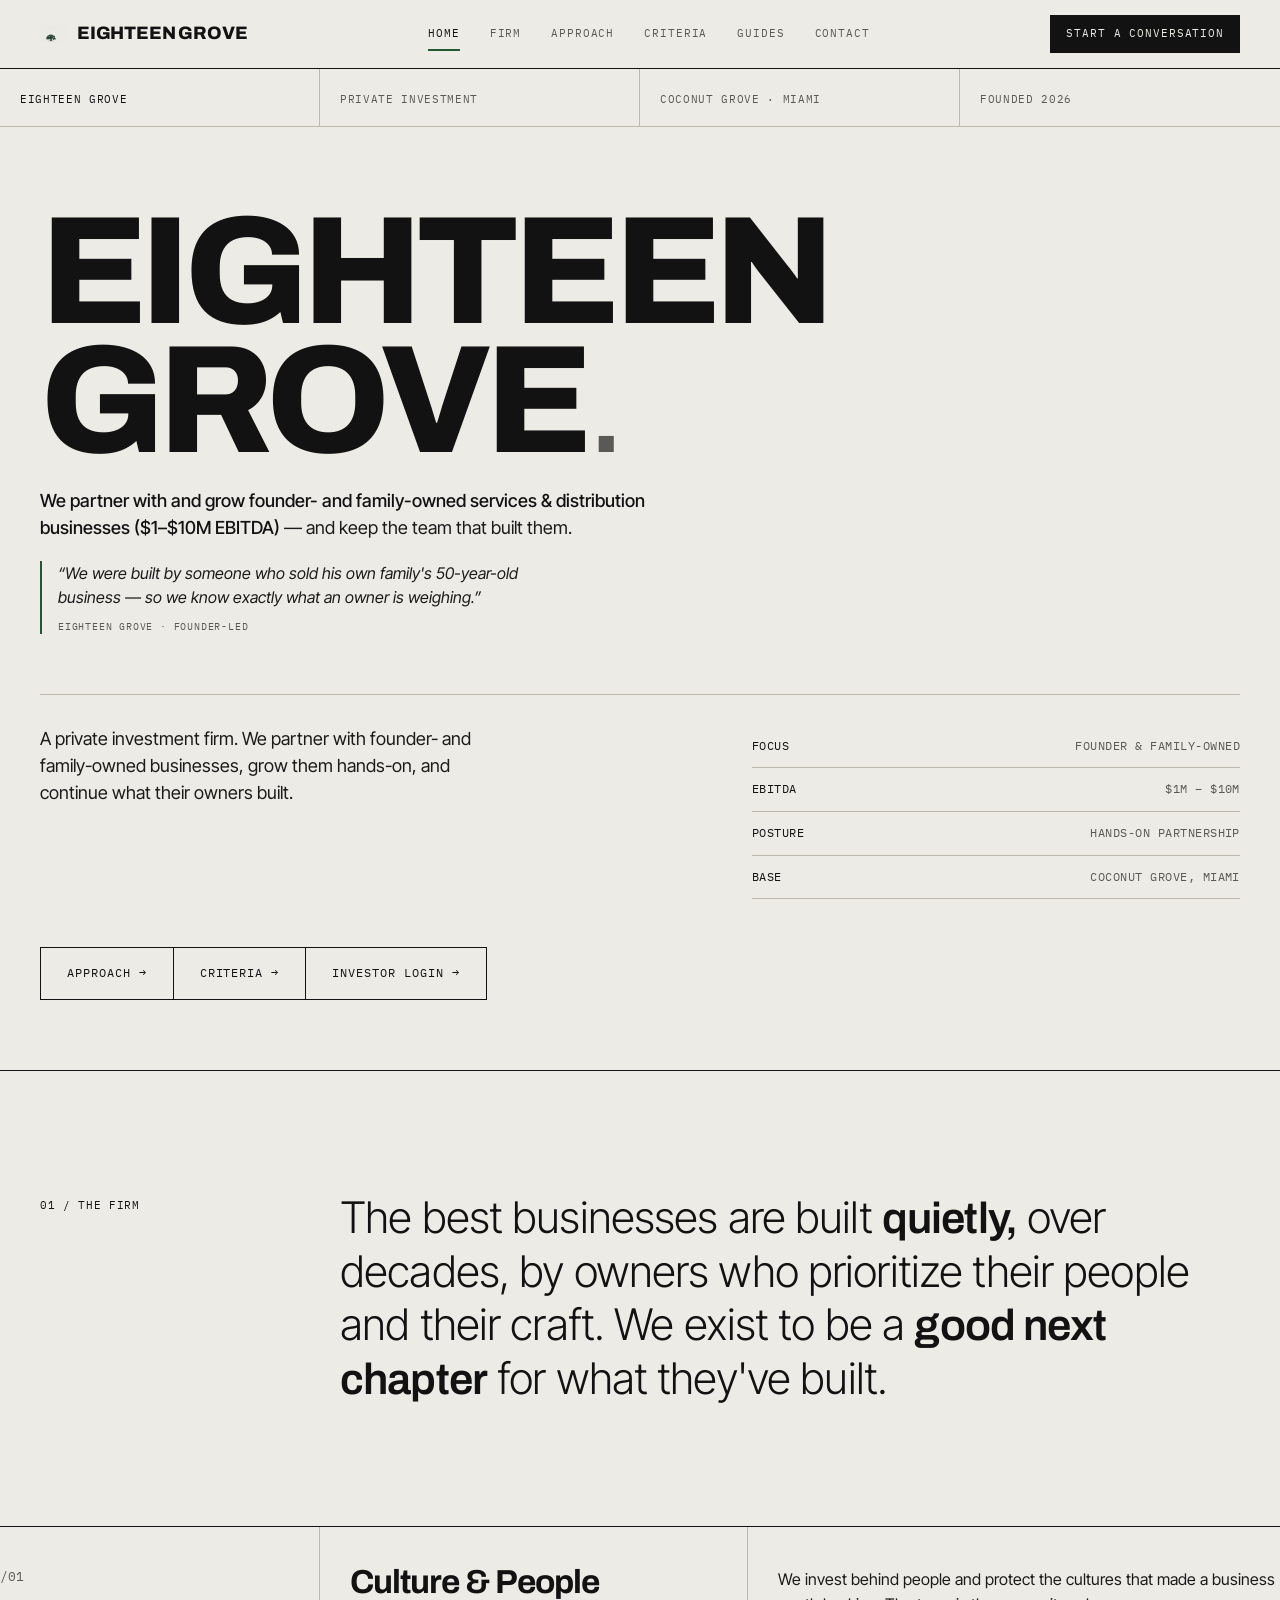
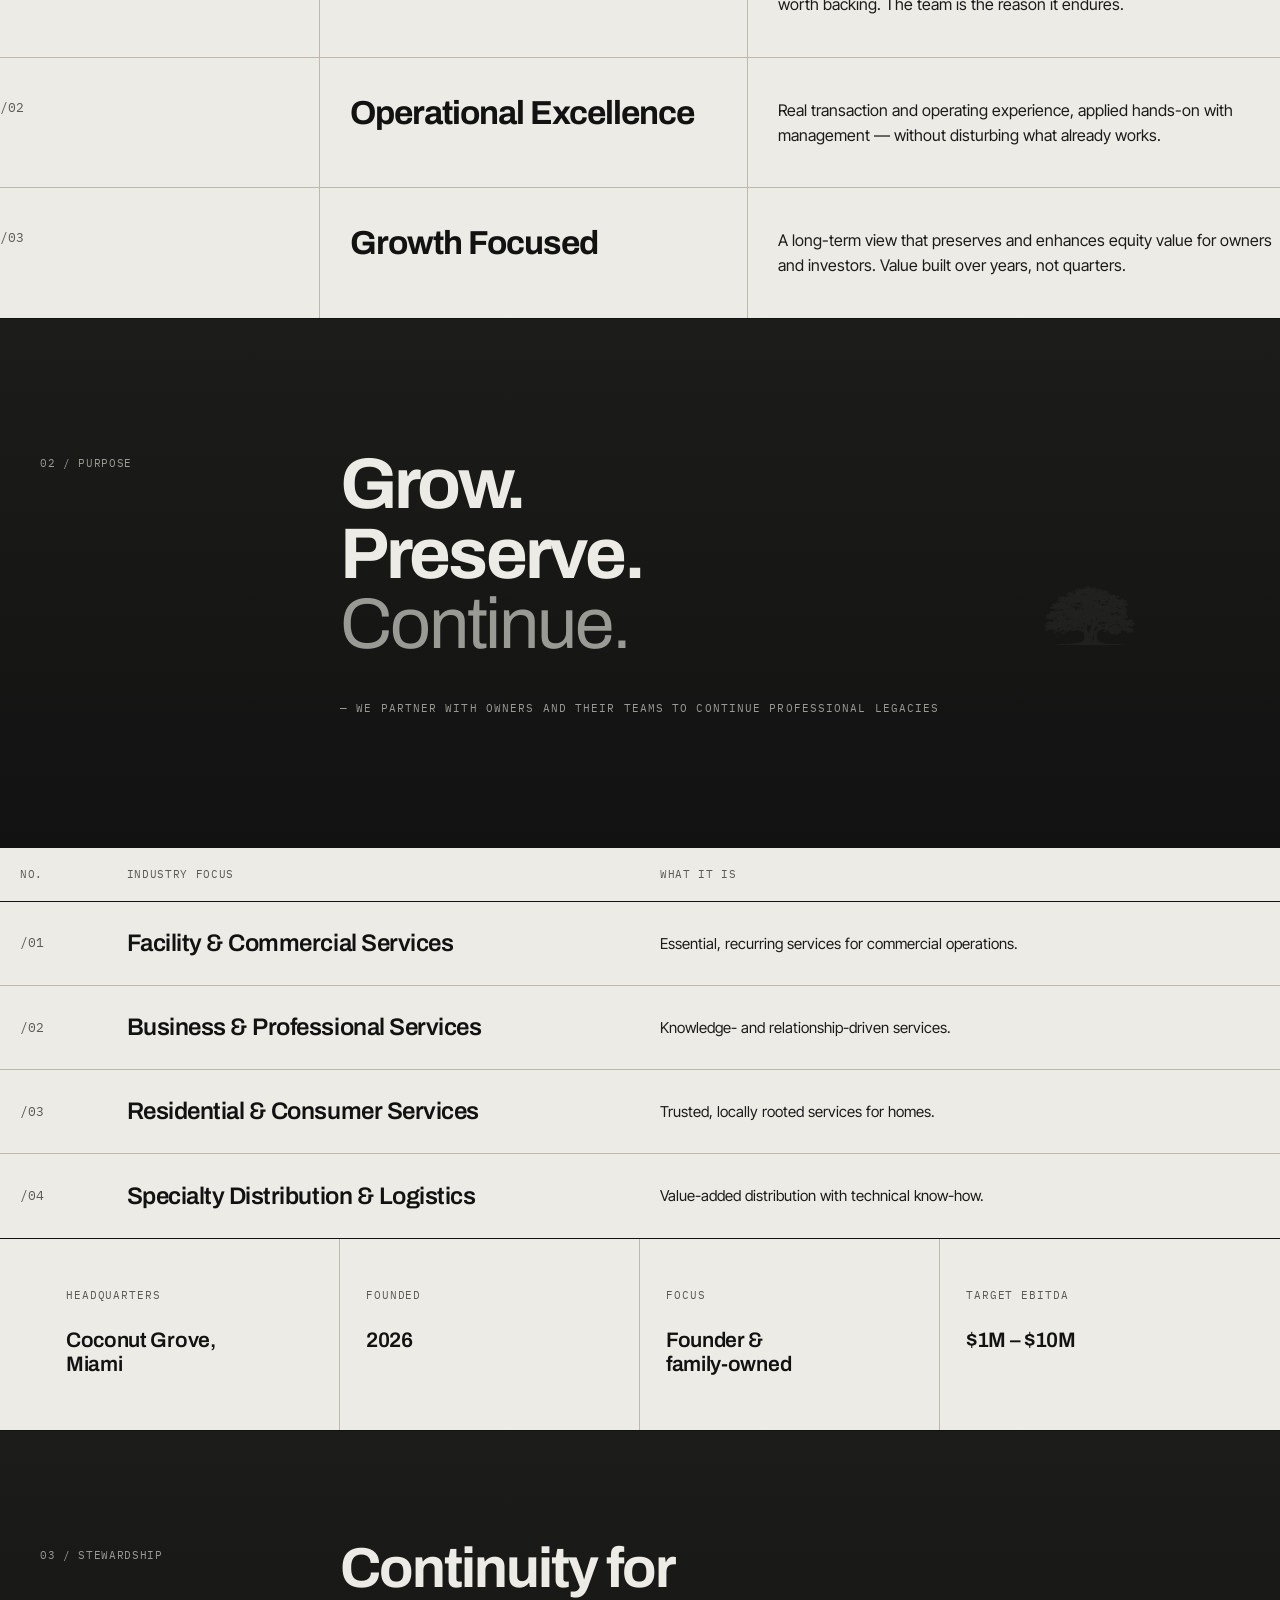
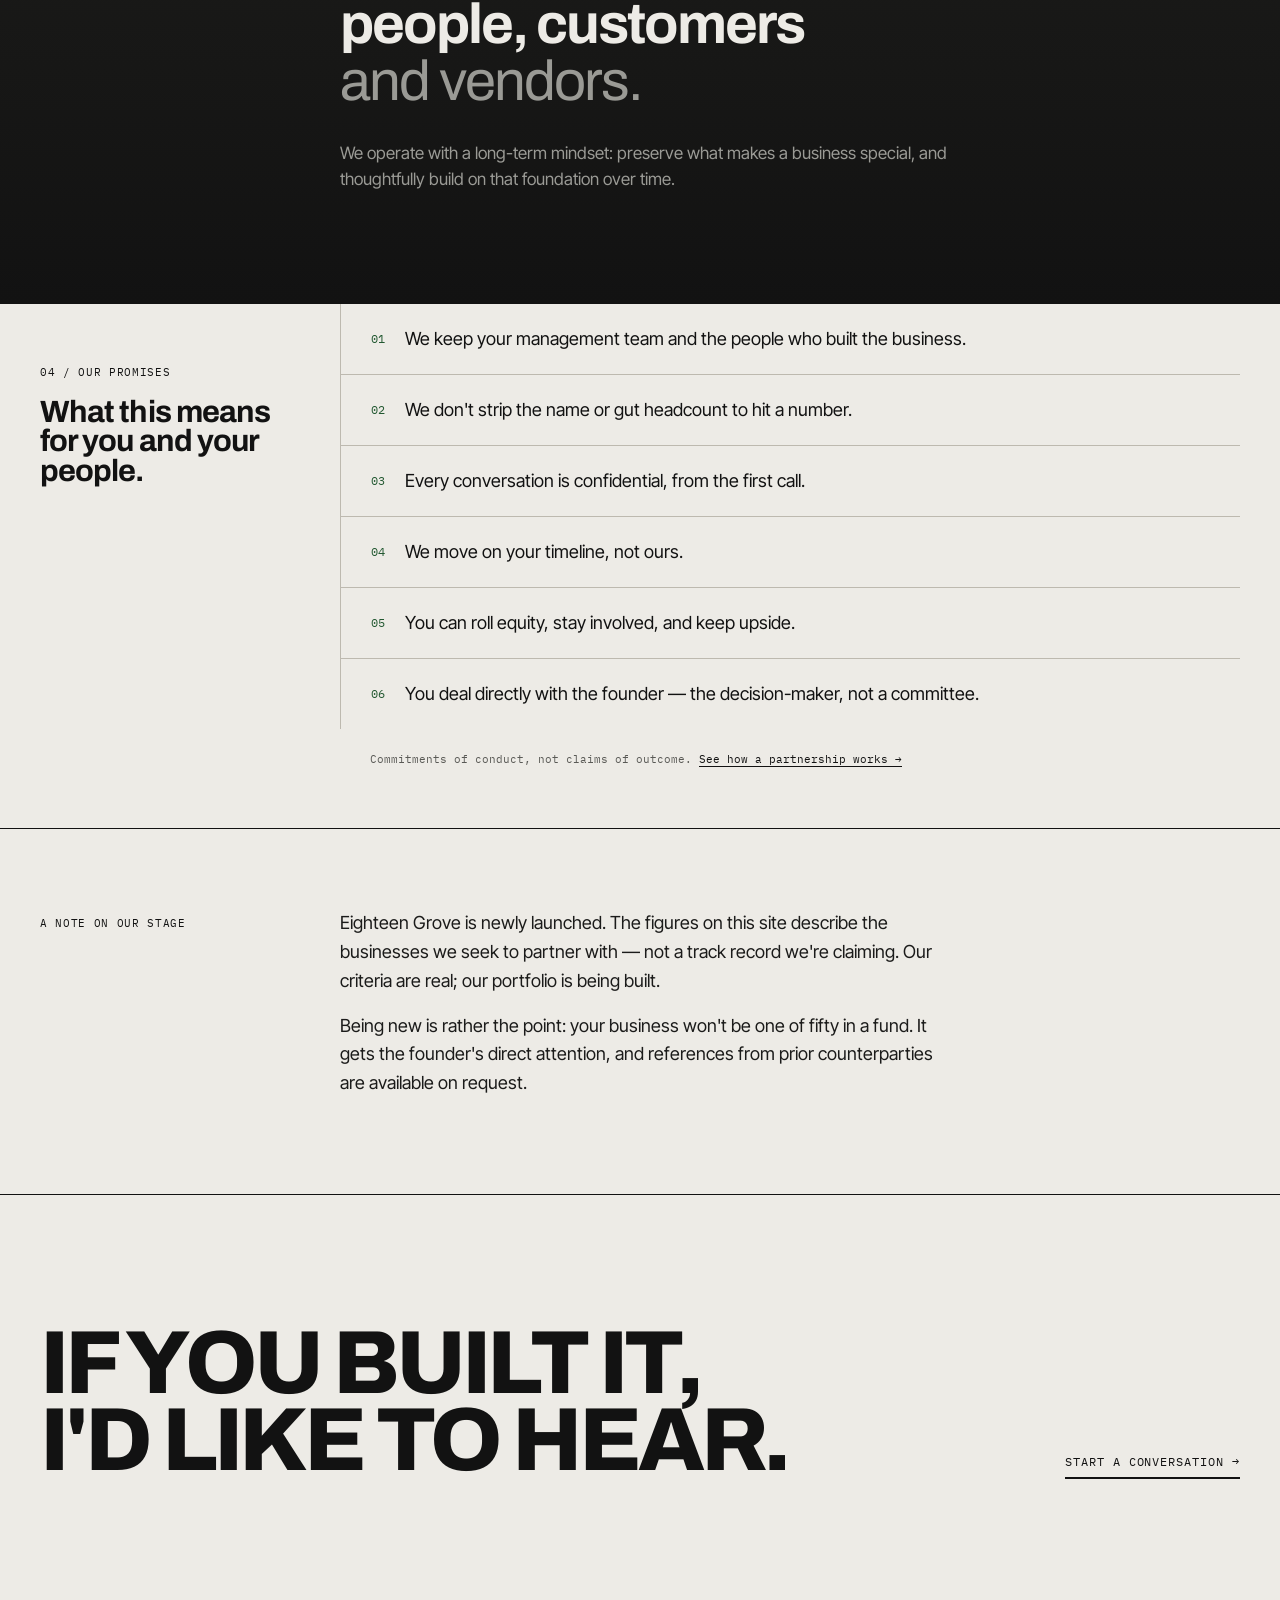
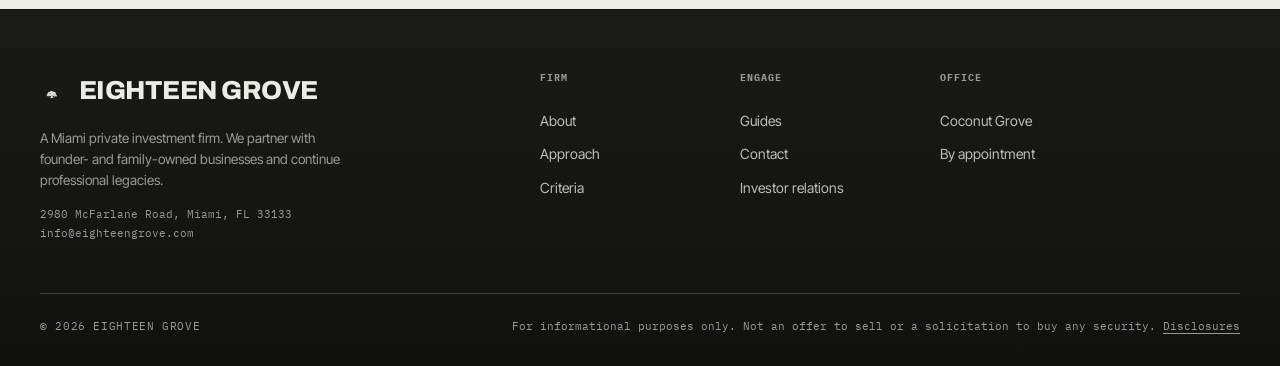
<file: 18grove-04-minimalist.html>
<!DOCTYPE html>
<html lang="en">
<head>
<meta charset="UTF-8" />
<meta name="viewport" content="width=device-width, initial-scale=1.0" />
<!-- PREVIEW ONLY: remove this noindex line before the real launch -->
<meta name="robots" content="noindex,nofollow" />
<title>Eighteen Grove — Private investment for founder & family-owned businesses</title>
<meta name="description" content="Eighteen Grove is a Miami private investment firm that partners with and grows founder- and family-owned services and distribution businesses ($1–$10M EBITDA) — and keeps the team that built them." />
<meta property="og:type" content="website" />
<meta property="og:title" content="Eighteen Grove — Private investment for founder & family-owned businesses" />
<meta property="og:description" content="A partner for owners considering a transition. We keep your management, protect your name, and move on your timeline. Founder-led, Coconut Grove, Miami." />
<meta property="og:site_name" content="Eighteen Grove" />
<meta name="twitter:card" content="summary_large_image" />
<script type="application/ld+json">
{"@context":"https://schema.org","@type":"Organization","name":"Eighteen Grove","legalName":"Eighteen Grove Management, LP","description":"Private investment firm partnering with founder- and family-owned businesses in the lower middle market.","address":{"@type":"PostalAddress","streetAddress":"2980 McFarlane Road","addressLocality":"Miami","addressRegion":"FL","postalCode":"33133","addressCountry":"US"},"email":"info@eighteengrove.com"}
</script>
<link rel="preconnect" href="https://fonts.googleapis.com" />
<link rel="preconnect" href="https://fonts.gstatic.com" crossorigin />
<link href="https://fonts.googleapis.com/css2?family=Archivo:wght@400;500;600;700;800&family=Inter+Tight:ital,wght@0,300;0,400;0,500;1,400&family=IBM+Plex+Mono:wght@400;500&display=swap" rel="stylesheet" />
<style>
  :root{
    --bone:#EDEBE6;
    --bone-2:#E4E1DA;
    --paper:#F4F2EE;
    --ink:#121212;
    --ink-2:#1B1B1A;
    --graphite:#595955;
    --graphite-l:#9A9A95;
    --forest:#225831;
    --forest-d:#1B3B28;
    --line:#BDB9AF;
    --line-d:rgba(237,235,230,.22);
    --disp:'Archivo', system-ui, sans-serif;
    --body:'Inter Tight', system-ui, sans-serif;
    --mono:'IBM Plex Mono', monospace;
  }
  *{box-sizing:border-box;margin:0;padding:0}
  html{scroll-behavior:smooth}
  body{font-family:var(--body);background:var(--bone);color:var(--ink);font-weight:400;line-height:1.55;-webkit-font-smoothing:antialiased;text-rendering:optimizeLegibility}
  .page{display:none}
  .page.active{display:block;animation:fade .5s ease both}
  @keyframes fade{from{opacity:0}to{opacity:1}}
  .wrap{max-width:1320px;margin:0 auto;padding:0 40px}
  a{color:inherit;text-decoration:none}
  h1,h2,h3,h4{font-family:var(--disp);font-weight:700;line-height:.96;letter-spacing:-.03em}
  .mono{font-family:var(--mono);font-size:11px;letter-spacing:.06em;text-transform:uppercase;color:var(--graphite)}
  .mono.ink{color:var(--ink)}
  :focus-visible{outline:2px solid var(--forest);outline-offset:3px}

  .oak{display:inline-block;vertical-align:middle;background-color:currentColor;-webkit-mask:url(assets/oak-green.png) center/contain no-repeat;mask:url(assets/oak-green.png) center/contain no-repeat}
  .oak svg{display:none}

  /* NAV */
  header.nav{position:sticky;top:0;z-index:60;background:var(--bone);border-bottom:1px solid var(--ink)}
  .nav-inner{display:flex;align-items:center;justify-content:space-between;height:68px}
  .brand{display:flex;align-items:center;gap:11px;font-family:var(--disp);font-weight:800;font-size:18px;letter-spacing:-.01em;text-transform:uppercase}
  .brand .oak{width:26px;height:24px;color:var(--forest-d)}
  nav.links{display:flex;gap:2px;align-items:center}
  nav.links a{position:relative;font-family:var(--mono);font-size:11px;text-transform:uppercase;letter-spacing:.08em;color:var(--graphite);padding:8px 14px;transition:color .2s}
  nav.links a:hover{color:var(--ink)}
  nav.links a.active{color:var(--ink)}
  nav.links a.active::after{content:"";position:absolute;left:14px;right:14px;bottom:0;height:2px;background:var(--forest)}
  .nav-login{font-family:var(--mono);font-size:11px;text-transform:uppercase;letter-spacing:.08em;background:var(--ink);color:var(--bone);padding:10px 16px;transition:.25s}
  .nav-login:hover{background:var(--forest-d)}
  .burger{display:none;flex-direction:column;gap:5px;cursor:pointer}
  .burger span{width:24px;height:2px;background:var(--ink)}

  /* HERO */
  .hero{border-bottom:1px solid var(--ink)}
  .hero-top{display:grid;grid-template-columns:repeat(12,1fr);border-bottom:1px solid var(--line)}
  .hero-top .cell{padding:16px 20px;border-right:1px solid var(--line)}
  .hero-top .cell:last-child{border-right:none}
  .hero-top .cell.span3{grid-column:span 3}
  .hero-main{padding:80px 0 70px}
  .hero h1{font-size:clamp(60px,12vw,200px);font-weight:800;letter-spacing:-.045em;line-height:.84}
  .hero h1 .lite{font-weight:400;font-family:var(--disp);letter-spacing:-.03em;color:var(--graphite)}
  .hero-sub{display:grid;grid-template-columns:repeat(12,1fr);margin-top:60px;border-top:1px solid var(--line);padding-top:30px;gap:20px}
  .hero-sub .lead{grid-column:1/6}
  .hero-sub .lead p{font-size:18px;line-height:1.5;color:var(--ink-2);max-width:24em}
  .hero-sub .idxcol{grid-column:8/13}
  .hero-idx{display:flex;justify-content:space-between;padding:12px 0;border-bottom:1px solid var(--line);font-family:var(--mono);font-size:12px;text-transform:uppercase;letter-spacing:.04em}
  .hero-idx .n{color:var(--graphite)}
  .hero-actions{margin-top:48px;display:flex;border:1px solid var(--ink);width:max-content;max-width:100%;flex-wrap:wrap}
  .hero-actions a{font-family:var(--mono);font-size:12px;text-transform:uppercase;letter-spacing:.08em;padding:16px 26px;border-right:1px solid var(--ink);transition:.2s}
  .hero-actions a:last-child{border-right:none}
  .hero-actions a:hover{background:var(--forest-d);color:var(--bone)}

  .statement{padding:120px 0;border-bottom:1px solid var(--ink)}
  .statement .wrap{display:grid;grid-template-columns:repeat(12,1fr)}
  .statement .lbl{grid-column:1/4}
  .statement .txt{grid-column:4/13}
  .statement h2{font-family:var(--body);font-weight:300;font-size:clamp(24px,3.4vw,44px);line-height:1.22;letter-spacing:-.02em;max-width:20em}
  .statement h2 b{font-weight:600;font-family:var(--disp);letter-spacing:-.02em}

  .principles{border-bottom:1px solid var(--ink)}
  .prow{display:grid;grid-template-columns:repeat(12,1fr);border-bottom:1px solid var(--line);transition:background .25s}
  .prow:last-child{border-bottom:none}
  .prow:hover{background:var(--bone-2)}
  .prow .pn{grid-column:1/4;padding:40px 30px 40px 0;font-family:var(--mono);font-size:13px;color:var(--graphite);border-right:1px solid var(--line)}
  .prow .pt{grid-column:4/8;padding:40px 30px}
  .prow .pt h3{font-size:clamp(24px,2.6vw,36px);font-weight:700}
  .prow .pd{grid-column:8/13;padding:40px 0 40px 30px;border-left:1px solid var(--line)}
  .prow .pd p{font-size:16px;color:var(--ink-2);max-width:32em}

  .interlude{background:linear-gradient(180deg,#1C1C1A,#121212);color:var(--bone);padding:130px 0;border-bottom:1px solid var(--ink);position:relative;overflow:hidden}
  .interlude .oak-bg{position:absolute;right:4%;top:50%;transform:translateY(-50%);width:240px;height:222px;color:rgba(237,235,230,.05)}
  .interlude .wrap{display:grid;grid-template-columns:repeat(12,1fr);position:relative}
  .interlude .lbl{grid-column:1/4}
  .interlude .lbl .mono{color:var(--graphite-l)}
  .interlude blockquote{grid-column:4/13;font-family:var(--disp);font-weight:700;font-size:clamp(34px,5.6vw,86px);line-height:.98;letter-spacing:-.04em}
  .interlude blockquote .lite{font-weight:400;font-family:var(--disp);letter-spacing:-.03em;color:var(--graphite-l)}
  .interlude .attr{grid-column:4/13;margin-top:40px;font-family:var(--mono);font-size:11px;text-transform:uppercase;letter-spacing:.1em;color:var(--graphite-l)}

  .indexlist{border-bottom:1px solid var(--ink)}
  .il-head{display:grid;grid-template-columns:repeat(12,1fr);padding:18px 0;border-bottom:1px solid var(--ink)}
  .il-head .mono{padding:0 20px}
  .il-head .c1{grid-column:1/2}
  .il-head .c2{grid-column:2/7}
  .il-head .c3{grid-column:7/13}
  .ilrow{display:grid;grid-template-columns:repeat(12,1fr);border-bottom:1px solid var(--line);align-items:center;transition:background .25s}
  .ilrow:last-child{border-bottom:none}
  .ilrow:hover{background:var(--bone-2)}
  .ilrow .x1{grid-column:1/2;padding:30px 20px;font-family:var(--mono);font-size:13px;color:var(--graphite)}
  .ilrow:hover .x1{color:var(--ink)}
  .ilrow .x2{grid-column:2/7;padding:30px 20px}
  .ilrow .x2 h3{font-family:var(--disp);font-weight:600;font-size:24px;letter-spacing:-.02em}
  .ilrow .x3{grid-column:7/13;padding:30px 20px;font-size:15px;color:var(--ink-2)}

  .specs{border-bottom:1px solid var(--ink)}
  .specs .wrap{display:grid;grid-template-columns:repeat(4,1fr)}
  .spec{padding:48px 26px 54px;border-right:1px solid var(--line)}
  .spec:last-child{border-right:none}
  .spec .k{font-family:var(--mono);font-size:11px;text-transform:uppercase;letter-spacing:.08em;color:var(--graphite);margin-bottom:24px}
  .spec .v{font-family:var(--disp);font-weight:600;font-size:21px;letter-spacing:-.015em;line-height:1.15}

  .end{padding:130px 0;border-bottom:1px solid var(--ink)}
  .end .wrap{display:grid;grid-template-columns:repeat(12,1fr);align-items:end}
  .end h2{grid-column:1/10;font-size:clamp(40px,7vw,116px);font-weight:800;letter-spacing:-.045em;line-height:.86}
  .end .act{grid-column:10/13;text-align:right}
  .end .act a{display:inline-block;font-family:var(--mono);font-size:12px;text-transform:uppercase;letter-spacing:.08em;border-bottom:2px solid var(--ink);padding-bottom:6px;transition:padding .2s}
  .end .act a:hover{padding-bottom:10px}

  footer.site{background:linear-gradient(180deg,#1A1A18,#111110);color:var(--bone);padding:60px 0 30px}
  .foot-grid{display:grid;grid-template-columns:repeat(12,1fr);padding-bottom:50px;border-bottom:1px solid var(--line-d)}
  .foot-brand{grid-column:1/5}
  .foot-brand .fm{display:flex;align-items:center;gap:11px;font-family:var(--disp);font-weight:800;font-size:26px;letter-spacing:-.02em;text-transform:uppercase}
  .foot-brand .fm .oak{width:28px;height:26px;color:var(--bone)}
  .foot-brand p{font-size:13.5px;color:var(--graphite-l);margin-top:18px;max-width:24em}
  .foot-brand .addr{font-family:var(--mono);font-size:10.5px;color:var(--graphite-l);margin-top:14px;line-height:1.8}
  .foot-col:nth-of-type(2){grid-column:6/8}
  .foot-col:nth-of-type(3){grid-column:8/10}
  .foot-col:nth-of-type(4){grid-column:10/12}
  .foot-col h5{font-family:var(--mono);font-size:10px;text-transform:uppercase;letter-spacing:.1em;color:var(--graphite-l);margin-bottom:18px}
  .foot-col a{display:block;font-size:14px;color:var(--bone);opacity:.78;padding:6px 0;transition:opacity .2s}
  .foot-col a:hover{opacity:1}
  .foot-bot{display:grid;grid-template-columns:repeat(12,1fr);padding-top:24px;font-family:var(--mono);font-size:10.5px;text-transform:uppercase;letter-spacing:.06em;color:var(--graphite-l)}
  .foot-bot .a{grid-column:1/5}
  .foot-bot .b{grid-column:5/13;text-align:right;text-transform:none;letter-spacing:0;line-height:1.7}

  .page-hero{border-bottom:1px solid var(--ink)}
  .ph-bar{display:grid;grid-template-columns:repeat(12,1fr);border-bottom:1px solid var(--line)}
  .ph-bar .c{padding:16px 20px;font-family:var(--mono);font-size:11px;text-transform:uppercase;letter-spacing:.06em;color:var(--graphite);border-right:1px solid var(--line)}
  .ph-bar .c.span2{grid-column:span 2}
  .ph-bar .c:last-child{border-right:none}
  .ph-main{padding:70px 0 64px}
  .ph-main h1{font-size:clamp(48px,8vw,140px);font-weight:800;letter-spacing:-.045em;line-height:.86}
  .ph-main h1 .lite{font-weight:400;font-family:var(--disp);letter-spacing:-.03em;color:var(--graphite)}
  .ph-main .lead{margin-top:40px;font-size:18px;color:var(--ink-2);max-width:32em;line-height:1.5}

  /* criteria detail */
  .crit-detail{border-bottom:1px solid var(--line);display:grid;grid-template-columns:repeat(12,1fr);transition:background .25s}
  .crit-detail:hover{background:var(--bone-2)}
  .crit-detail .cd-k{grid-column:1/4;padding:40px 30px 40px 0;font-family:var(--mono);font-size:12px;text-transform:uppercase;letter-spacing:.06em;color:var(--graphite);border-right:1px solid var(--line)}
  .crit-detail .cd-v{grid-column:4/9;padding:40px 30px;font-family:var(--disp);font-weight:700;font-size:30px;letter-spacing:-.025em}
  .crit-detail .cd-d{grid-column:9/13;padding:40px 0 40px 30px;border-left:1px solid var(--line);font-size:14px;color:var(--ink-2)}

  .block{border-bottom:1px solid var(--ink);padding:100px 0}
  .block .wrap{display:grid;grid-template-columns:repeat(12,1fr)}
  .block .lbl{grid-column:1/4}
  .block .content{grid-column:4/13}
  .block .content p{font-size:18px;color:var(--ink-2);max-width:34em;margin-bottom:22px;line-height:1.6}

  /* LOGIN */
  .login-screen{min-height:100vh;display:grid;grid-template-columns:1.2fr 1fr}
  .login-left{background:linear-gradient(165deg,#1C1C1A,#101010);color:var(--bone);display:flex;flex-direction:column;border-right:1px solid var(--ink);position:relative;overflow:hidden}
  .login-left .oak-bg{position:absolute;right:-8%;bottom:-6%;width:300px;height:278px;color:rgba(237,235,230,.05)}
  .login-left .lh{display:grid;grid-template-columns:1fr 1fr;border-bottom:1px solid var(--line-d);position:relative;z-index:2}
  .login-left .lh .c{padding:16px 24px;font-family:var(--mono);font-size:11px;text-transform:uppercase;letter-spacing:.06em;color:var(--graphite-l)}
  .login-left .lh .c:first-child{border-right:1px solid var(--line-d)}
  .login-left .lbody{flex:1;display:flex;flex-direction:column;justify-content:center;padding:60px 56px;position:relative;z-index:2}
  .login-left .lbody .brand{display:flex;align-items:center;gap:11px;font-family:var(--disp);font-weight:800;font-size:18px;text-transform:uppercase;margin-bottom:40px;color:var(--bone)}
  .login-left .lbody .brand .oak{width:26px;height:24px;color:var(--bone)}
  .login-left .lbody h2{font-family:var(--disp);font-weight:800;font-size:clamp(40px,6vw,82px);letter-spacing:-.045em;line-height:.86}
  .login-left .lbody h2 .lite{font-weight:400;font-family:var(--disp);letter-spacing:-.03em;color:var(--graphite-l)}
  .login-left .lbody p{margin-top:30px;font-size:16px;color:var(--graphite-l);max-width:26em}
  .login-left .lfoot{padding:20px 56px;border-top:1px solid var(--line-d);font-family:var(--mono);font-size:10.5px;text-transform:uppercase;letter-spacing:.04em;color:var(--graphite-l);position:relative;z-index:2}
  .login-left .lfoot a{color:var(--bone);border-bottom:1px solid var(--line-d)}
  .login-right{background:var(--bone);display:flex;align-items:center;justify-content:center;padding:48px}
  .lform{width:100%;max-width:380px}
  .lform .brand{display:flex;align-items:center;gap:10px;font-family:var(--disp);font-weight:800;font-size:19px;letter-spacing:-.02em;text-transform:uppercase;margin-bottom:6px}
  .lform .brand .oak{width:26px;height:24px;color:var(--forest-d)}
  .lform .sub{font-family:var(--mono);font-size:11px;text-transform:uppercase;letter-spacing:.08em;color:var(--graphite);margin-bottom:48px}
  .lform h3{font-family:var(--disp);font-weight:700;font-size:34px;letter-spacing:-.03em;margin-bottom:8px}
  .lform .intro{font-size:14px;color:var(--ink-2);margin-bottom:38px}
  .field{border-top:1px solid var(--line)}
  .field:nth-of-type(2){border-bottom:1px solid var(--line)}
  .field label{display:block;font-family:var(--mono);font-size:10px;text-transform:uppercase;letter-spacing:.1em;color:var(--graphite);padding:14px 0 0}
  .field input{width:100%;background:transparent;border:none;padding:6px 0 16px;font-family:var(--body);font-size:17px;color:var(--ink);border-bottom:2px solid transparent;transition:border-color .25s}
  .field input:focus{outline:none;border-bottom-color:var(--forest)}
  .field input:focus-visible{outline:2px solid var(--forest);outline-offset:3px}
  .field input::placeholder{color:var(--graphite-l)}
  .lrow{display:flex;justify-content:space-between;align-items:center;margin:24px 0}
  .lrow .rem{display:flex;gap:9px;align-items:center;font-size:13px;color:var(--ink-2);cursor:pointer}
  .lrow .rem .b{width:14px;height:14px;accent-color:var(--forest);cursor:pointer;margin:0}
  .lrow a{font-family:var(--mono);font-size:11px;text-transform:uppercase;letter-spacing:.06em;color:var(--ink);border-bottom:1px solid var(--ink)}
  .lbtn{width:100%;background:var(--ink);color:var(--bone);border:none;cursor:pointer;padding:18px;font-family:var(--mono);font-size:12px;text-transform:uppercase;letter-spacing:.1em;transition:.2s}
  .lbtn:hover{background:var(--forest-d)}
  .lnote{margin-top:28px;font-family:var(--mono);font-size:11px;letter-spacing:.02em;color:var(--graphite);line-height:1.8;text-transform:none}
  .lnote a{color:var(--ink);border-bottom:1px solid var(--line)}

  .contact-rows{border-top:1px solid var(--ink)}
  .crow{display:grid;grid-template-columns:repeat(12,1fr);border-bottom:1px solid var(--line);transition:background .2s}
  .crow:hover{background:var(--bone-2)}
  .crow .ck{grid-column:1/4;padding:32px 30px 32px 0;font-family:var(--mono);font-size:11px;text-transform:uppercase;letter-spacing:.06em;color:var(--graphite);border-right:1px solid var(--line)}
  .crow .cv{grid-column:4/13;padding:32px 30px;font-family:var(--disp);font-weight:600;font-size:24px;letter-spacing:-.02em}

  /* panel additions */
  .hero-qual{margin-top:22px;font-family:var(--body);font-weight:400;font-size:18px;line-height:1.5;color:var(--ink-2);max-width:34em}
  .hero-qual b{font-weight:500;color:var(--ink)}
  .hero-founder{margin-top:20px;padding-left:16px;border-left:2px solid var(--forest);font-family:var(--body)}
  .hero-founder p{font-size:16px;font-style:italic;color:var(--ink-2);max-width:30em;line-height:1.5}
  .hero-founder .sig{display:block;font-family:var(--mono);font-style:normal;font-size:10px;letter-spacing:.08em;text-transform:uppercase;color:var(--graphite);margin-top:10px}
  /* commitments — sentence case body, not display caps */
  .commit-sec{border-bottom:1px solid var(--ink)}
  .commit-sec .wrap{display:grid;grid-template-columns:repeat(12,1fr)}
  .commit-sec .lbl{grid-column:1/4;padding:60px 30px 60px 0}
  .commit-sec .lbl h2{font-family:var(--disp);font-weight:700;font-size:clamp(24px,2.4vw,34px);letter-spacing:-.03em}
  .commit-sec .lbl .mono{display:block;margin-bottom:16px}
  .commit-sec .list{grid-column:4/13;border-left:1px solid var(--line)}
  .commit-row{display:flex;gap:20px;padding:22px 0 22px 30px;border-bottom:1px solid var(--line)}
  .commit-row:last-child{border-bottom:none}
  .commit-row .cn{font-family:var(--mono);font-size:12px;color:var(--forest);padding-top:4px}
  .commit-row p{font-family:var(--body);font-size:18px;line-height:1.45;color:var(--ink)}
  .commit-note{grid-column:4/13;padding:22px 0 60px 30px;font-family:var(--mono);font-size:11px;color:var(--graphite)}
  .commit-note a{color:var(--ink);border-bottom:1px solid var(--ink)}
  /* stage note */
  .stage-sec{border-bottom:1px solid var(--ink);padding:80px 0}
  .stage-sec .wrap{display:grid;grid-template-columns:repeat(12,1fr)}
  .stage-sec .lbl{grid-column:1/4}
  .stage-sec .body{grid-column:4/13}
  .stage-sec .body p{font-family:var(--body);font-size:18px;color:var(--ink-2);line-height:1.6;max-width:34em;margin-bottom:16px}
  /* contact form */
  .cform{display:grid;grid-template-columns:repeat(12,1fr)}
  .cform .ff{grid-column:1/4;padding:18px 30px 18px 0;font-family:var(--mono);font-size:11px;text-transform:uppercase;letter-spacing:.06em;color:var(--graphite);border-right:1px solid var(--line)}
  .cform .fi{grid-column:4/13;padding:18px 0 18px 30px;border-bottom:1px solid var(--line)}
  .cform .row{display:grid;grid-template-columns:repeat(12,1fr);border-top:1px solid var(--line)}
  .cform .row:first-child{border-top:1px solid var(--ink)}
  .cform input,.cform select,.cform textarea{width:100%;background:transparent;border:none;font-family:var(--body);font-size:17px;color:var(--ink);padding:0}
  .cform textarea{min-height:90px;resize:vertical}
  .cform input:focus,.cform select:focus,.cform textarea:focus{outline:none}
  .cform .fi:focus-within{box-shadow:inset 2px 0 0 var(--forest)}
  .confid{border:1px solid var(--line);border-left:3px solid var(--forest);padding:20px 24px;margin-bottom:30px;font-family:var(--body);max-width:48em}
  .confid p{font-size:15px;color:var(--ink-2);line-height:1.6}
  .confid strong{color:var(--forest-d)}
  .advisors{border-top:1px solid var(--ink);padding:60px 0}
  .advisors .wrap{display:grid;grid-template-columns:repeat(12,1fr)}
  .advisors .lbl{grid-column:1/4}
  .advisors .body{grid-column:4/13}
  .advisors h3{font-family:var(--disp);font-weight:700;font-size:30px;letter-spacing:-.025em;margin-bottom:14px}
  .advisors p{font-family:var(--body);font-size:17px;color:var(--ink-2);max-width:40em}
  .advisors ul{list-style:none;display:grid;grid-template-columns:repeat(2,1fr);gap:8px 28px;margin-top:20px}
  .advisors li{font-family:var(--body);font-size:15px;color:var(--ink-2);padding-left:18px;position:relative}
  .advisors li::before{content:"—";position:absolute;left:0;color:var(--forest)}
  .legal-body{font-family:var(--body)}
  .legal-body h3{font-family:var(--disp);font-weight:700;font-size:26px;letter-spacing:-.02em;margin:36px 0 12px}
  .legal-body h3:first-child{margin-top:0}
  .legal-body p{font-size:16px;color:var(--ink-2);line-height:1.7;margin-bottom:14px;max-width:46em}
  @media(max-width:980px){
    .commit-sec .wrap,.stage-sec .wrap,.cform,.cform .row,.advisors .wrap{display:block}
    .commit-sec .lbl,.commit-sec .list,.commit-note{padding-left:0;border-left:none}
    .cform .ff,.cform .fi{padding:10px 0;border:none}
    .cform .fi{border-bottom:1px solid var(--line)}
  }
  /* sector rows */
  .sector-row{display:grid;grid-template-columns:repeat(12,1fr);border-bottom:1px solid var(--line);align-items:start}
  .sector-row:last-child{border-bottom:none}
  .sector-row .sr-n{grid-column:1/2;padding:34px 20px 34px 0;font-family:var(--mono);font-size:13px;color:var(--graphite);border-right:1px solid var(--line)}
  .sector-row .sr-m{grid-column:2/7;padding:34px 30px}
  .sector-row .sr-m h3{font-family:var(--disp);font-weight:600;font-size:23px;letter-spacing:-.02em;margin-bottom:10px}
  .sector-row .sr-m p{font-family:var(--body);font-size:14.5px;color:var(--ink-2);max-width:30em}
  .sector-row .sr-s{grid-column:7/13;padding:34px 0 34px 30px;border-left:1px solid var(--line);display:flex;flex-wrap:wrap;gap:8px;align-content:flex-start}
  .sector-row .sr-s span{font-family:var(--mono);font-size:11px;text-transform:uppercase;letter-spacing:.02em;color:var(--ink-2);border:1px solid var(--line);padding:6px 10px}
  /* stewardship */
  .steward{border-bottom:1px solid var(--ink);padding:110px 0;background:linear-gradient(180deg,#1C1C1A,#121212);color:var(--bone)}
  .steward .wrap{display:grid;grid-template-columns:repeat(12,1fr)}
  .steward .lbl{grid-column:1/4}
  .steward .lbl .mono{color:var(--graphite-l)}
  .steward blockquote{grid-column:4/13;font-family:var(--disp);font-weight:700;font-size:clamp(28px,4.4vw,62px);line-height:1.0;letter-spacing:-.035em}
  .steward blockquote .lite{font-weight:400;color:var(--graphite-l)}
  .steward .sd{grid-column:4/13;margin-top:30px;font-family:var(--body);font-size:17px;color:var(--graphite-l);max-width:36em}
  @media(max-width:980px){.sector-row,.steward .wrap{display:block}.sector-row .sr-n,.sector-row .sr-m,.sector-row .sr-s{padding:14px 0;border:none}.sector-row .sr-s{border-top:1px solid var(--line)}.steward blockquote,.steward .sd{margin-top:18px}}
  /* guides */
  .guide-art{border-bottom:1px solid var(--ink);padding:74px 0}
  .guide-art .wrap{display:grid;grid-template-columns:repeat(12,1fr)}
  .guide-art .gmeta{grid-column:1/4;font-family:var(--mono);font-size:11px;text-transform:uppercase;letter-spacing:.06em;color:var(--graphite);line-height:2.1}
  .guide-art .gbody{grid-column:4/12}
  .guide-art .gbody h2{font-family:var(--disp);font-weight:700;font-size:clamp(28px,3.6vw,48px);letter-spacing:-.03em;margin-bottom:24px;line-height:1.04}
  .guide-art .gbody .lead-p{font-family:var(--body);font-size:20px;color:var(--ink);line-height:1.5;margin-bottom:22px}
  .guide-art .gbody p{font-family:var(--body);font-size:16px;color:var(--ink-2);line-height:1.65;margin-bottom:16px;max-width:42em}
  .guide-art .gbody p b{font-weight:500;color:var(--ink)}
  .guide-art .gbody h3{font-family:var(--disp);font-weight:700;font-size:22px;letter-spacing:-.02em;margin:30px 0 10px}
  .guide-art .gbody .gcta{font-family:var(--mono);font-size:12px;text-transform:uppercase;letter-spacing:.08em;border-bottom:2px solid var(--ink);padding-bottom:5px;display:inline-block;margin-top:14px}
  @media(max-width:980px){.guide-art .wrap{display:block}.guide-art .gbody{margin-top:16px}}
  .reveal{opacity:0;transform:translateY(8px);transition:opacity .35s ease,transform .35s ease}
  .reveal.in{opacity:1;transform:none}
  @media (prefers-reduced-motion:reduce){.reveal{opacity:1!important;transform:none!important;transition:none}}

  .mobile-menu{display:none;position:fixed;inset:68px 0 0;background:var(--bone);z-index:55;flex-direction:column;padding:20px 40px}
  .mobile-menu a{font-family:var(--disp);font-weight:700;font-size:34px;letter-spacing:-.03em;padding:16px 0;border-bottom:1px solid var(--line)}
  .mobile-menu.open{display:flex}

  @media(max-width:980px){
    .wrap{padding:0 20px}
    nav.links,.nav-login{display:none}
    .burger{display:flex}
    .hero-top,.hero-sub,.statement .wrap,.prow,.interlude .wrap,.il-head,.ilrow,.specs .wrap,.end .wrap,.foot-grid,.foot-bot,.ph-bar,.crit-detail,.block .wrap,.login-screen,.crow{display:block!important}
    .hero h1{font-size:17vw}
    .hero-top .cell,.ph-bar .c{border-right:none;border-bottom:1px solid var(--line)}
    .statement .txt,.interlude blockquote,.block .content{margin-top:24px}
    .prow .pn,.prow .pt,.prow .pd{padding:18px 0;border:none}
    .prow .pd{border-top:1px solid var(--line)}
    .il-head{display:none!important}
    .ilrow .x1,.ilrow .x2,.ilrow .x3{padding:6px 0}
    .ilrow{padding:18px 0}
    .spec{border-right:none;border-bottom:1px solid var(--line)}
    .end .act{text-align:left;margin-top:30px}
    .foot-col{margin-top:30px}
    .foot-bot .b{text-align:left;margin-top:14px}
    .login-left .lbody{padding:50px 24px}
    .login-left .lh,.login-left .lfoot{padding-left:24px;padding-right:24px}
    .crit-detail .cd-k,.crit-detail .cd-v,.crit-detail .cd-d{padding:16px 0;border:none}
    .crit-detail .cd-d{border-top:1px solid var(--line)}
    .crow .ck,.crow .cv{padding:14px 0;border-right:none}
    .crow .cv{font-size:20px}
  }
</style>
</head>
<body>

<svg width="0" height="0" style="position:absolute" aria-hidden="true"><symbol id="oak" viewBox="0 0 72 64"><g fill="currentColor"><circle cx="36" cy="22" r="14"/><circle cx="20" cy="27" r="11"/><circle cx="52" cy="27" r="11"/><circle cx="28" cy="16" r="9"/><circle cx="44" cy="16" r="9"/><circle cx="13" cy="33" r="8"/><circle cx="59" cy="33" r="8"/><circle cx="36" cy="33" r="13"/><path d="M33 33 L33 50 C33 54 29 55 24 57 L48 57 C43 55 39 54 39 50 L39 33 Z"/></g></symbol></svg>

<header class="nav">
  <div class="wrap nav-inner">
    <a href="#home" class="brand" data-nav><span class="oak"><svg><use href="#oak"/></svg></span> Eighteen Grove</a>
    <nav class="links">
      <a href="#home" data-nav>Home</a>
      <a href="#firm" data-nav>Firm</a>
      <a href="#approach" data-nav>Approach</a>
      <a href="#criteria" data-nav>Criteria</a>
      <a href="#insights" data-nav>Guides</a>
      <a href="#contact" data-nav>Contact</a>
    </nav>
    <a href="#contact" class="nav-login" data-nav>Start a conversation</a>
    <div class="burger" id="burger"><span></span><span></span><span></span></div>
  </div>
</header>
<div class="mobile-menu" id="mobileMenu">
  <a href="#home" data-nav>Home</a><a href="#firm" data-nav>Firm</a><a href="#approach" data-nav>Approach</a><a href="#criteria" data-nav>Criteria</a><a href="#insights" data-nav>Guides</a><a href="#contact" data-nav>Contact</a><a href="#login" data-nav>Investor relations</a>
</div>

<!-- HOME -->
<main id="home" class="page active">
  <section class="hero">
    <div class="hero-top">
      <div class="cell span3"><span class="mono ink">Eighteen Grove</span></div>
      <div class="cell span3"><span class="mono">Private Investment</span></div>
      <div class="cell span3"><span class="mono">Coconut Grove · Miami</span></div>
      <div class="cell span3"><span class="mono">Founded 2026</span></div>
    </div>
    <div class="wrap">
      <div class="hero-main">
        <h1>EIGHTEEN<br>GROVE<span class="lite">.</span></h1>
        <p class="hero-qual"><b>We partner with and grow founder- and family-owned services &amp; distribution businesses ($1–$10M EBITDA)</b> — and keep the team that built them.</p>
        <div class="hero-founder"><p>“We were built by someone who sold his own family's 50-year-old business — so we know exactly what an owner is weighing.”<span class="sig">Eighteen Grove · Founder-led</span></p></div>
        <div class="hero-sub">
          <div class="lead"><p>A private investment firm. We partner with founder- and family-owned businesses, grow them hands-on, and continue what their owners built.</p></div>
          <div class="idxcol">
            <div class="hero-idx"><span>Focus</span><span class="n">Founder &amp; family-owned</span></div>
            <div class="hero-idx"><span>EBITDA</span><span class="n">$1M – $10M</span></div>
            <div class="hero-idx"><span>Posture</span><span class="n">Hands-on partnership</span></div>
            <div class="hero-idx"><span>Base</span><span class="n">Coconut Grove, Miami</span></div>
          </div>
        </div>
        <div class="hero-actions">
          <a href="#approach" data-nav>Approach →</a>
          <a href="#criteria" data-nav>Criteria →</a>
          <a href="#login" data-nav>Investor Login →</a>
        </div>
      </div>
    </div>
  </section>

  <section class="statement">
    <div class="wrap">
      <div class="lbl"><span class="mono ink">01 / The Firm</span></div>
      <div class="txt">
        <h2>The best businesses are built <b>quietly,</b> over decades, by owners who prioritize their people and their craft. We exist to be a <b>good next chapter</b> for what they've built.</h2>
      </div>
    </div>
  </section>

  <section class="principles">
    <div class="prow"><div class="pn">/01</div><div class="pt"><h3>Culture &amp; People</h3></div><div class="pd"><p>We invest behind people and protect the cultures that made a business worth backing. The team is the reason it endures.</p></div></div>
    <div class="prow"><div class="pn">/02</div><div class="pt"><h3>Operational Excellence</h3></div><div class="pd"><p>Real transaction and operating experience, applied hands-on with management — without disturbing what already works.</p></div></div>
    <div class="prow"><div class="pn">/03</div><div class="pt"><h3>Growth Focused</h3></div><div class="pd"><p>A long-term view that preserves and enhances equity value for owners and investors. Value built over years, not quarters.</p></div></div>
  </section>

  <section class="interlude">
    <span class="oak oak-bg"><svg><use href="#oak"/></svg></span>
    <div class="wrap">
      <div class="lbl"><span class="mono">02 / Purpose</span></div>
      <blockquote>Grow.<br>Preserve.<br><span class="lite">Continue.</span></blockquote>
      <div class="attr">— We partner with owners and their teams to continue professional legacies</div>
    </div>
  </section>

  <section class="indexlist">
    <div class="il-head"><span class="mono c1">No.</span><span class="mono c2">Industry focus</span><span class="mono c3">What it is</span></div>
    <a class="ilrow" href="#criteria" data-nav><span class="x1">/01</span><div class="x2"><h3>Facility &amp; Commercial Services</h3></div><span class="x3">Essential, recurring services for commercial operations.</span></a>
    <a class="ilrow" href="#criteria" data-nav><span class="x1">/02</span><div class="x2"><h3>Business &amp; Professional Services</h3></div><span class="x3">Knowledge- and relationship-driven services.</span></a>
    <a class="ilrow" href="#criteria" data-nav><span class="x1">/03</span><div class="x2"><h3>Residential &amp; Consumer Services</h3></div><span class="x3">Trusted, locally rooted services for homes.</span></a>
    <a class="ilrow" href="#criteria" data-nav><span class="x1">/04</span><div class="x2"><h3>Specialty Distribution &amp; Logistics</h3></div><span class="x3">Value-added distribution with technical know-how.</span></a>
  </section>

  <section class="specs">
    <div class="wrap">
      <div class="spec"><div class="k">Headquarters</div><div class="v">Coconut Grove,<br>Miami</div></div>
      <div class="spec"><div class="k">Founded</div><div class="v">2026</div></div>
      <div class="spec"><div class="k">Focus</div><div class="v">Founder &amp;<br>family-owned</div></div>
      <div class="spec"><div class="k">Target EBITDA</div><div class="v">$1M – $10M</div></div>
    </div>
  </section>

  <section class="steward">
    <div class="wrap">
      <div class="lbl"><span class="mono">03 / Stewardship</span></div>
      <blockquote>Continuity for<br>people, customers<br><span class="lite">and vendors.</span></blockquote>
      <p class="sd">We operate with a long-term mindset: preserve what makes a business special, and thoughtfully build on that foundation over time.</p>
    </div>
  </section>

  <section class="commit-sec">
    <div class="wrap">
      <div class="lbl"><span class="mono ink">04 / Our promises</span><h2>What this means for you and your people.</h2></div>
      <div class="list">
        <div class="commit-row"><span class="cn">01</span><p>We keep your management team and the people who built the business.</p></div>
        <div class="commit-row"><span class="cn">02</span><p>We don't strip the name or gut headcount to hit a number.</p></div>
        <div class="commit-row"><span class="cn">03</span><p>Every conversation is confidential, from the first call.</p></div>
        <div class="commit-row"><span class="cn">04</span><p>We move on your timeline, not ours.</p></div>
        <div class="commit-row"><span class="cn">05</span><p>You can roll equity, stay involved, and keep upside.</p></div>
        <div class="commit-row"><span class="cn">06</span><p>You deal directly with the founder — the decision-maker, not a committee.</p></div>
      </div>
      <div class="commit-note">Commitments of conduct, not claims of outcome. <a href="#approach" data-nav>See how a partnership works →</a></div>
    </div>
  </section>

  <section class="stage-sec">
    <div class="wrap">
      <div class="lbl"><span class="mono ink">A note on our stage</span></div>
      <div class="body">
        <p>Eighteen Grove is newly launched. The figures on this site describe the businesses we seek to partner with — not a track record we're claiming. Our criteria are real; our portfolio is being built.</p>
        <p>Being new is rather the point: your business won't be one of fifty in a fund. It gets the founder's direct attention, and references from prior counterparties are available on request.</p>
      </div>
    </div>
  </section>

  <section class="end">
    <div class="wrap">
      <h2>IF YOU BUILT IT,<br>I'D LIKE TO HEAR.</h2>
      <div class="act"><a href="#contact" data-nav>Start a conversation →</a></div>
    </div>
  </section>

  <footer class="site"><div class="wrap">
    <div class="foot-grid">
      <div class="foot-brand"><div class="fm"><span class="oak"><svg><use href="#oak"/></svg></span> Eighteen Grove</div><p>A Miami private investment firm. We partner with founder- and family-owned businesses and continue professional legacies.</p><div class="addr">2980 McFarlane Road, Miami, FL 33133<br>info@eighteengrove.com</div></div>
      <div class="foot-col"><h5>Firm</h5><a href="#firm" data-nav>About</a><a href="#approach" data-nav>Approach</a><a href="#criteria" data-nav>Criteria</a></div>
      <div class="foot-col"><h5>Engage</h5><a href="#insights" data-nav>Guides</a><a href="#contact" data-nav>Contact</a><a href="#login" data-nav>Investor relations</a></div>
      <div class="foot-col"><h5>Office</h5><a>Coconut Grove</a><a href="#contact" data-nav>By appointment</a></div>
    </div>
    <div class="foot-bot"><span class="a">© 2026 Eighteen Grove</span><span class="b">For informational purposes only. Not an offer to sell or a solicitation to buy any security. <a href="#legal" data-nav style="color:inherit;border-bottom:1px solid var(--graphite-l)">Disclosures</a></span></div>
  </div></footer>
</main>

<!-- FIRM -->
<main id="firm" class="page">
  <section class="page-hero">
    <div class="ph-bar"><div class="c span2">Eighteen Grove</div><div class="c span2">The Firm</div><div class="c span2">/ 01</div></div>
    <div class="wrap"><div class="ph-main"><h1>THE<br>FIRM<span class="lite">.</span></h1><p class="lead">A hands-on partner, not a passive owner. Based in Coconut Grove, Miami — built to be a good steward of founder- and family-owned businesses.</p></div></div>
  </section>
  <section class="block"><div class="wrap"><div class="lbl"><span class="mono ink">About</span></div><div class="content"><p>Eighteen Grove is a private investment firm focused on investing in and actively growing founder- and family-owned businesses with existing management, through a hands-on partnership approach.</p><p>Our combination of resources and transaction experience builds substantial long-term value for owners and investors — taking a long-term view that preserves and enhances equity value.</p></div></div></section>
  <section class="indexlist">
    <div class="il-head"><span class="mono c1">—</span><span class="mono c2">Leadership</span><span class="mono c3">Role</span></div>
    <div class="ilrow"><span class="x1">/01</span><div class="x2"><h3>Our founder</h3></div><span class="x3">Founder &amp; Managing Partner · 30+ transactions across Facility Services, Specialty Distribution, Insurance Services &amp; QSR.</span></div>
  </section>
  <section class="block"><div class="wrap"><div class="lbl"><span class="mono ink">Background</span></div><div class="content"><p>Prior to founding Eighteen Grove, our founder served in senior finance and corporate development roles at private equity-backed platforms in the Facility Services and Distribution sectors — and successfully sold his family's 50-year-old QSR business.</p><a href="#contact" data-nav style="font-family:var(--mono);font-size:12px;text-transform:uppercase;letter-spacing:.08em;border-bottom:2px solid var(--ink);padding-bottom:5px">Get in touch →</a></div></div></section>
  <footer class="site"><div class="wrap"><div class="foot-grid"><div class="foot-brand"><div class="fm"><span class="oak"><svg><use href="#oak"/></svg></span> Eighteen Grove</div><p>Partnering with founder- and family-owned businesses.</p></div><div class="foot-col"><h5>Firm</h5><a href="#approach" data-nav>Approach</a><a href="#criteria" data-nav>Criteria</a></div><div class="foot-col"><h5>Engage</h5><a href="#contact" data-nav>Contact</a><a href="#login" data-nav>Investor relations</a></div><div class="foot-col"><h5>Office</h5><a>Coconut Grove</a></div></div><div class="foot-bot"><span class="a">© 2026 Eighteen Grove</span><span class="b">For informational purposes only. <a href="#legal" data-nav style="color:inherit;border-bottom:1px solid var(--graphite-l)">Disclosures</a></span></div></div></footer>
</main>

<!-- APPROACH -->
<main id="approach" class="page">
  <section class="page-hero">
    <div class="ph-bar"><div class="c span2">Eighteen Grove</div><div class="c span2">Approach</div><div class="c span2">/ 02</div></div>
    <div class="wrap"><div class="ph-main"><h1>PARTNER<span class="lite">.</span></h1><p class="lead">A partner for owners and their teams — to transition ownership, bring on a value-added partner, or find the right next steward.</p></div></div>
  </section>
  <section class="principles">
    <div class="prow"><div class="pn">/01</div><div class="pt"><h3>A confidential first call</h3></div><div class="pd"><p>We talk, privately. We'll sign an NDA on request before you share anything sensitive, and nothing leaves the room without your say-so.</p></div></div>
    <div class="prow"><div class="pn">/02</div><div class="pt"><h3>An indication of value</h3></div><div class="pd"><p>Within a few weeks, an honest read on value. No obligation, no exclusivity to start. If it's not a fit, you've lost nothing.</p></div></div>
    <div class="prow"><div class="pn">/03</div><div class="pt"><h3>You choose the path</h3></div><div class="pd"><p>Full sale, partial, or a partnership where you keep building. Your team hears of any change from you, not from us.</p></div></div>
    <div class="prow"><div class="pn">/04</div><div class="pt"><h3>Certainty of close</h3></div><div class="pd"><p>You deal directly with the founder — not a committee. Management stays, and we don't retrade absent a material, undisclosed problem.</p></div></div>
  </section>
  <section class="advisors"><div class="wrap">
    <div class="lbl"><span class="mono ink">For advisors</span></div>
    <div class="body">
      <h3>We're easy to work with.</h3>
      <p>If you represent an owner, you'll get a fast, straight answer on fit and a partner who respects your client relationship and your fee.</p>
      <ul><li>A clear yes/no on fit, quickly</li><li>Your relationship and fee respected</li><li>Strict confidentiality throughout</li><li>One point of contact — the decision-maker</li></ul>
      <div style="margin-top:24px"><a href="#contact" data-nav style="font-family:var(--mono);font-size:12px;text-transform:uppercase;letter-spacing:.08em;border-bottom:2px solid var(--ink);padding-bottom:5px">Submit a deal →</a></div>
    </div>
  </div></section>
  <section class="interlude"><span class="oak oak-bg"><svg><use href="#oak"/></svg></span><div class="wrap"><div class="lbl"><span class="mono">A principle</span></div><blockquote>Preserve the<br>heritage.<br><span class="lite">Accelerate the growth.</span></blockquote></div></section>
  <footer class="site"><div class="wrap"><div class="foot-grid"><div class="foot-brand"><div class="fm"><span class="oak"><svg><use href="#oak"/></svg></span> Eighteen Grove</div><p>Preserve heritages; accelerate growth.</p></div><div class="foot-col"><h5>Firm</h5><a href="#firm" data-nav>About</a><a href="#criteria" data-nav>Criteria</a></div><div class="foot-col"><h5>Engage</h5><a href="#contact" data-nav>Contact</a><a href="#login" data-nav>Investor relations</a></div><div class="foot-col"><h5>Office</h5><a>Coconut Grove</a></div></div><div class="foot-bot"><span class="a">© 2026 Eighteen Grove</span><span class="b">For informational purposes only. <a href="#legal" data-nav style="color:inherit;border-bottom:1px solid var(--graphite-l)">Disclosures</a></span></div></div></footer>
</main>

<!-- CRITERIA (design-defining interior) -->
<main id="criteria" class="page">
  <section class="page-hero">
    <div class="ph-bar"><div class="c span2">Eighteen Grove</div><div class="c span2">Criteria</div><div class="c span2">/ 03</div><div class="c span2">Target profile</div><div class="c span2">Industry focus</div></div>
    <div class="wrap"><div class="ph-main"><h1>CRITE<br>RIA<span class="lite">.</span></h1><p class="lead">What we look for in a partner: family- and founder-owned businesses with strong foundations, committed teams, loyal customers, and room to grow.</p></div></div>
  </section>

  <div class="indexlist" style="border-bottom:1px solid var(--ink)">
    <div class="crit-detail"><div class="cd-k">EBITDA</div><div class="cd-v">$1M – $10M</div><div class="cd-d">Our primary lens on size and fit — profitable businesses with real earnings, not projections.</div></div>
    <div class="crit-detail"><div class="cd-k">Ownership</div><div class="cd-v">Founder / family</div><div class="cd-d">Owner-operated businesses considering a transition or partnership.</div></div>
    <div class="crit-detail"><div class="cd-k">Cash Flow</div><div class="cd-v">Predictable &amp; stable</div><div class="cd-d">Durable demand and recurring revenue we can underwrite.</div></div>
    <div class="crit-detail"><div class="cd-k">Fundamentals</div><div class="cd-v">Strong &amp; growing</div><div class="cd-d">Healthy businesses with meaningful room to grow.</div></div>
    <div class="crit-detail"><div class="cd-k">Customers</div><div class="cd-v">Diversified base</div><div class="cd-d">No single relationship the business cannot survive.</div></div>
    <div class="crit-detail"><div class="cd-k">Structure</div><div class="cd-v">Flexible</div><div class="cd-d">Transition, value-added partnership, or recapitalization.</div></div>
  </div>

  <section class="indexlist" style="padding:0">
    <div class="il-head"><span class="mono c1">No.</span><span class="mono c2">Sector focus</span><span class="mono c3">Sub-verticals</span></div>
    <div class="sector-row"><div class="sr-n">/01</div><div class="sr-m"><h3>Facility &amp; Commercial Services</h3><p>Essential, recurring services that keep commercial properties and operations running.</p></div><div class="sr-s"><span>Janitorial</span><span>Concierge &amp; Security (unarmed)</span><span>Laundry &amp; Linen</span><span>Exterior Services</span><span>Landscaping &amp; Pest Control</span><span>Warehouse, Docks &amp; Doors</span><span>Plumbing</span></div></div>
    <div class="sector-row"><div class="sr-n">/02</div><div class="sr-m"><h3>Business &amp; Professional Services</h3><p>Knowledge- and relationship-driven services companies rely on but rarely run themselves.</p></div><div class="sr-s"><span>Insurance Services</span><span>Accounting</span><span>Industrial &amp; Technical Staffing</span><span>Office Staffing</span><span>Property Management</span></div></div>
    <div class="sector-row"><div class="sr-n">/03</div><div class="sr-m"><h3>Residential &amp; Consumer Services</h3><p>Trusted, locally rooted services and multi-site concepts serving homes and consumers.</p></div><div class="sr-s"><span>Technical Trades</span><span>Handyman Services</span><span>Quick-Service Restaurants</span><span>Fitness Clubs</span><span>Boutique Fitness</span><span>Car Washes</span></div></div>
    <div class="sector-row"><div class="sr-n">/04</div><div class="sr-m"><h3>Specialty Distribution &amp; Logistics</h3><p>Value-added distribution with technical know-how and sticky customer relationships.</p></div><div class="sr-s"><span>Restaurant &amp; Hotel Equipment &amp; Smallwares</span><span>Industrial Supplies</span><span>Building Materials</span></div></div>
  </section>
  <section style="padding:46px 0;border-bottom:1px solid var(--ink)"><div class="wrap"><p style="font-family:var(--body);font-size:17px;color:var(--ink-2);max-width:48em">We also back <b>multi-site franchisors and franchisees</b>, and <b>health &amp; fitness</b> platforms, across these categories.</p></div></section>
  <section class="end"><div class="wrap"><h2>A FIT<br>IN MIND?</h2><div class="act"><a href="#contact" data-nav>Refer or discuss a business →</a></div></div></section>
  <footer class="site"><div class="wrap"><div class="foot-grid"><div class="foot-brand"><div class="fm"><span class="oak"><svg><use href="#oak"/></svg></span> Eighteen Grove</div><p>Founder- and family-owned · $1M–$10M EBITDA.</p></div><div class="foot-col"><h5>Firm</h5><a href="#firm" data-nav>About</a><a href="#approach" data-nav>Approach</a></div><div class="foot-col"><h5>Engage</h5><a href="#contact" data-nav>Contact</a><a href="#login" data-nav>Investor relations</a></div><div class="foot-col"><h5>Office</h5><a>Coconut Grove</a></div></div><div class="foot-bot"><span class="a">© 2026 Eighteen Grove</span><span class="b">For informational purposes only. <a href="#legal" data-nav style="color:inherit;border-bottom:1px solid var(--graphite-l)">Disclosures</a></span></div></div></footer>
</main>

<!-- PERSPECTIVES -->
<main id="insights" class="page">
  <section class="page-hero">
    <div class="ph-bar"><div class="c span2">Eighteen Grove</div><div class="c span2">Guides</div><div class="c span2">/ 04</div></div>
    <div class="wrap"><div class="ph-main"><h1>GUIDES<span class="lite">.</span></h1><p class="lead">Plain-English thinking on selling, growing, and continuing a business you built — for owners and the advisors who represent them.</p></div></div>
  </section>
  <section class="guide-art"><div class="wrap">
    <div class="gmeta">Ownership Transitions<br>Guide<br>June 2026</div>
    <article class="gbody">
      <h2>Recap, partial sale, or full exit</h2>
      <p class="lead-p">Most founder- and family-owned businesses reach a point where the owner starts to think about what comes next. "Selling" isn't a single decision — it's a spectrum, and the right point on it depends on what you want for yourself, your family, and your team.</p>
      <h3>The three paths</h3>
      <p><b>A full sale.</b> You sell outright and step away on a timeline you choose — the cleanest exit, right when you're ready to fully retire. A good buyer keeps your management, protects the name, and gives your people continuity.</p>
      <p><b>A partial sale or recapitalization.</b> You sell a portion and roll the rest into the next chapter — chips off the table while keeping equity, and upside, in what comes next.</p>
      <p><b>A value-added partnership.</b> You stay at the helm and bring on a partner for capital, experience, and support. The goal is growth, not exit.</p>
      <h3>How to choose</h3>
      <p>It usually comes down to three questions: how much do you want to step back, now versus over time; how important is keeping equity in the future of the business; and whom do you trust to be the next steward. Price matters — but it's rarely the first thing, or the only thing.</p>
      <a href="#contact" data-nav class="gcta">Start a confidential conversation →</a>
    </article>
  </div></section>
  <section class="indexlist" style="border-bottom:1px solid var(--ink)">
    <div class="il-head"><span class="mono c1">No.</span><span class="mono c2">More guides</span><span class="mono c3">Topic · Date</span></div>
    <a class="ilrow" href="#insights" data-nav><span class="x1">/02</span><div class="x2"><h3>What EBITDA really tells a buyer</h3></div><span class="x3">Valuation · May 2026</span></a>
    <a class="ilrow" href="#insights" data-nav><span class="x1">/03</span><div class="x2"><h3>Preserving culture through a sale</h3></div><span class="x3">Stewardship · May 2026</span></a>
    <a class="ilrow" href="#insights" data-nav><span class="x1">/04</span><div class="x2"><h3>Questions to ask a potential buyer</h3></div><span class="x3">Transitions · April 2026</span></a>
    <a class="ilrow" href="#insights" data-nav><span class="x1">/05</span><div class="x2"><h3>Why patient capital wins in the LMM</h3></div><span class="x3">Investing · April 2026</span></a>
    <a class="ilrow" href="#insights" data-nav><span class="x1">/06</span><div class="x2"><h3>A field guide to services &amp; distribution M&amp;A</h3></div><span class="x3">Sectors · March 2026</span></a>
  </section>
  <footer class="site"><div class="wrap"><div class="foot-grid"><div class="foot-brand"><div class="fm"><span class="oak"><svg><use href="#oak"/></svg></span> Eighteen Grove</div><p>Notes on owners, teams, and legacy.</p></div><div class="foot-col"><h5>Firm</h5><a href="#firm" data-nav>About</a><a href="#approach" data-nav>Approach</a></div><div class="foot-col"><h5>Engage</h5><a href="#contact" data-nav>Contact</a><a href="#login" data-nav>Investor relations</a></div><div class="foot-col"><h5>Office</h5><a>Coconut Grove</a></div></div><div class="foot-bot"><span class="a">© 2026 Eighteen Grove</span><span class="b">For informational purposes only. <a href="#legal" data-nav style="color:inherit;border-bottom:1px solid var(--graphite-l)">Disclosures</a></span></div></div></footer>
</main>

<!-- CONTACT -->
<main id="contact" class="page">
  <section class="page-hero">
    <div class="ph-bar"><div class="c span2">Eighteen Grove</div><div class="c span2">Contact</div><div class="c span2">/ 05</div></div>
    <div class="wrap"><div class="ph-main"><h1>TALK<span class="lite">.</span></h1><p class="lead">Whether you're an owner considering a transition, an advisor with a fit, or an investor — we'd like to hear from you.</p></div></div>
  </section>
  <section style="padding:64px 0;border-bottom:1px solid var(--ink)"><div class="wrap">
    <div class="confid"><p><strong>Every conversation is confidential.</strong> Exploring is not a commitment, and nothing is shared without your say-so. We'll sign an NDA before reviewing anything sensitive — and you will hear back from us personally.</p></div>
    <form class="cform" onsubmit="return false">
      <div class="row"><div class="ff">Your name</div><div class="fi"><input type="text" placeholder="First and last name" /></div></div>
      <div class="row"><div class="ff">You are</div><div class="fi"><select><option>A business owner</option><option>An advisor / intermediary</option><option>A prospective investor</option><option>Something else</option></select></div></div>
      <div class="row"><div class="ff">About your business</div><div class="fi"><textarea placeholder="A sentence or two is plenty — what you do, roughly how big, and what you're weighing."></textarea></div></div>
    </form>
    <div style="margin-top:30px"><button class="lbtn" type="submit" style="width:auto;padding:18px 40px">Send your note →</button></div>
  </div></section>
  <section style="padding:0">
    <div class="contact-rows">
      <div class="crow"><div class="ck">Email</div><div class="cv"><a href="mailto:info@eighteengrove.com">info@eighteengrove.com</a></div></div>
      
      <div class="crow"><div class="ck">Office</div><div class="cv">2980 McFarlane Road, Coconut Grove, Miami, FL 33133</div></div>
    </div>
  </section>
  <footer class="site"><div class="wrap"><div class="foot-grid"><div class="foot-brand"><div class="fm"><span class="oak"><svg><use href="#oak"/></svg></span> Eighteen Grove</div><p>2980 McFarlane Road, Coconut Grove, Miami.</p></div><div class="foot-col"><h5>Firm</h5><a href="#firm" data-nav>About</a><a href="#approach" data-nav>Approach</a></div><div class="foot-col"><h5>Engage</h5><a href="#criteria" data-nav>Criteria</a><a href="#login" data-nav>Investor relations</a></div><div class="foot-col"><h5>Office</h5><a>Coconut Grove</a></div></div><div class="foot-bot"><span class="a">© 2026 Eighteen Grove</span><span class="b">For informational purposes only. <a href="#legal" data-nav style="color:inherit;border-bottom:1px solid var(--graphite-l)">Disclosures</a></span></div></div></footer>
</main>

<!-- LEGAL -->
<main id="legal" class="page">
  <section class="page-hero">
    <div class="ph-bar"><div class="c span2">Eighteen Grove</div><div class="c span2">Legal</div><div class="c span2">/ 06</div></div>
    <div class="wrap"><div class="ph-main"><h1>LEGAL<span class="lite">.</span></h1><p class="lead">Eighteen Grove Management, LP. The plain-language version is below; formal policies are provided in connection with any engagement.</p></div></div>
  </section>
  <section class="block"><div class="wrap"><div class="lbl"><span class="mono ink">Policies</span></div><div class="content legal-body">
    <h3>Important disclosures</h3>
    <p>This website is for informational purposes only. Nothing on it is an offer to sell or a solicitation of an offer to buy any security, nor investment, legal, or tax advice. Any such offer would be made only to qualified investors through formal offering documents.</p>
    <p>Eighteen Grove is a newly launched firm. Figures describing target revenue, EBITDA, and similar criteria reflect the businesses the firm seeks to partner with — not a representation of past performance or a track record. No portfolio company, return, or assets under management is represented anywhere on this site.</p>
    <h3>Privacy Policy</h3>
    <p>We collect only the information you choose to send us and use it solely to respond to you and evaluate a potential relationship. We do not sell your information. Information you share is treated as confidential, and sensitive business information is reviewed under a non-disclosure agreement.</p>
    <h3>Terms of Use</h3>
    <p>By using this site you agree it is provided "as is" for general information. Trademarks and content are the property of Eighteen Grove Management, LP. Photography is represented by placeholders pending production.</p>
  </div></div></section>
  <footer class="site"><div class="wrap"><div class="foot-grid"><div class="foot-brand"><div class="fm"><span class="oak"><svg><use href="#oak"/></svg></span> Eighteen Grove</div><p>Eighteen Grove Management, LP · Coconut Grove, Miami.</p></div><div class="foot-col"><h5>Firm</h5><a href="#firm" data-nav>About</a><a href="#approach" data-nav>Approach</a></div><div class="foot-col"><h5>Engage</h5><a href="#contact" data-nav>Contact</a><a href="#login" data-nav>Investor relations</a></div><div class="foot-col"><h5>Office</h5><a>Coconut Grove</a></div></div><div class="foot-bot"><span class="a">© 2026 Eighteen Grove</span><span class="b">For informational purposes only.</span></div></div></footer>
</main>

<!-- LOGIN -->
<main id="login" class="page">
  <div class="login-screen">
    <div class="login-left">
      <span class="oak oak-bg"><svg><use href="#oak"/></svg></span>
      <div class="lh"><div class="c">Eighteen Grove · Investor Relations</div><div class="c">Restricted Access</div></div>
      <div class="lbody">
        <div class="brand"><span class="oak"><svg><use href="#oak"/></svg></span> Eighteen Grove</div>
        <h2>THE<br>PORTAL<span class="lite">,</span> IN TIME.</h2>
        <p>Reporting and capital notices will live here as the firm formalizes its operations. Prospective investors are welcome to get in touch.</p>
      </div>
      <div class="lfoot">Prospective investor? <a href="#contact" data-nav>Get in touch</a> — access is arranged with the firm directly. · See our <a href="#legal" data-nav>Privacy Policy</a></div>
    </div>
    <div class="login-right">
      <div class="lform">
        <div class="brand"><span class="oak"><svg><use href="#oak"/></svg></span> Eighteen Grove</div>
        <div class="sub">Investor Relations — Sign in</div>
        <h3>Sign in.</h3>
        <p class="intro">For current investors. Reporting will live here as the firm formalizes.</p>
        <form onsubmit="return false">
          <div class="field"><label for="m-id">Investor ID / Email</label><input id="m-id" type="text" autocomplete="username" placeholder="name@institution.com" /></div>
          <div class="field"><label for="m-pw">Password</label><input id="m-pw" type="password" autocomplete="current-password" placeholder="••••••••••" /></div>
          <div class="lrow"><label class="rem" for="m-rem"><input id="m-rem" type="checkbox" class="b" /> Keep me signed in</label><a href="#login">Forgot</a></div>
          <button class="lbtn">Sign in →</button>
        </form>
        <div class="lnote">Prospective investor? <a href="#contact" data-nav>Get in touch</a> — access is arranged with the firm directly.</div>
      </div>
    </div>
  </div>
</main>

<script>
  const pages=document.querySelectorAll('.page'),navLinks=document.querySelectorAll('nav.links a');
  const reduce=window.matchMedia('(prefers-reduced-motion: reduce)').matches;
  const revSel='.prow, .ilrow, .crit-detail, .spec, .statement .txt, .interlude blockquote, .block .content';
  let obs;
  if('IntersectionObserver'in window && !reduce){
    obs=new IntersectionObserver((ents)=>{ents.forEach(en=>{if(en.isIntersecting){en.target.classList.add('in');obs.unobserve(en.target)}})},{threshold:.1,rootMargin:'0px 0px -6% 0px'});
  }
  function armReveal(){if(!obs)return;const a=document.querySelector('.page.active');if(!a)return;a.querySelectorAll(revSel).forEach((el,i)=>{el.classList.add('reveal');el.style.transitionDelay=(Math.min(i,10)*40)+'ms';obs.observe(el)})}
  const TITLES={home:'Eighteen Grove — Private investment for founder & family-owned businesses',firm:'The Firm — Eighteen Grove',approach:'How we partner — Eighteen Grove',criteria:'Investment Criteria — Eighteen Grove',insights:'Guides — Eighteen Grove',contact:'Start a conversation — Eighteen Grove',legal:'Disclosures & Policies — Eighteen Grove',login:'Investor Relations — Eighteen Grove'};
  function route(h){const id=(h||'#home').replace('#','');let f=false;pages.forEach(p=>{p.classList.toggle('active',p.id===id);if(p.id===id)f=true});if(!f)document.getElementById('home').classList.add('active');document.title=TITLES[id]||TITLES.home;navLinks.forEach(a=>{const on=a.getAttribute('href')==='#'+id;a.classList.toggle('active',on);if(on){a.setAttribute('aria-current','page')}else{a.removeAttribute('aria-current')}});window.scrollTo(0,0);document.getElementById('mobileMenu').classList.remove('open');requestAnimationFrame(armReveal)}
  document.querySelectorAll('[data-nav]').forEach(a=>a.addEventListener('click',e=>{const h=a.getAttribute('href');if(h&&h.startsWith('#')){e.preventDefault();history.pushState(null,'',h);route(h)}}));
  window.addEventListener('popstate',()=>route(location.hash));
  document.getElementById('burger').addEventListener('click',()=>document.getElementById('mobileMenu').classList.toggle('open'));
  route(location.hash);
</script>
</body>
</html>
</file>
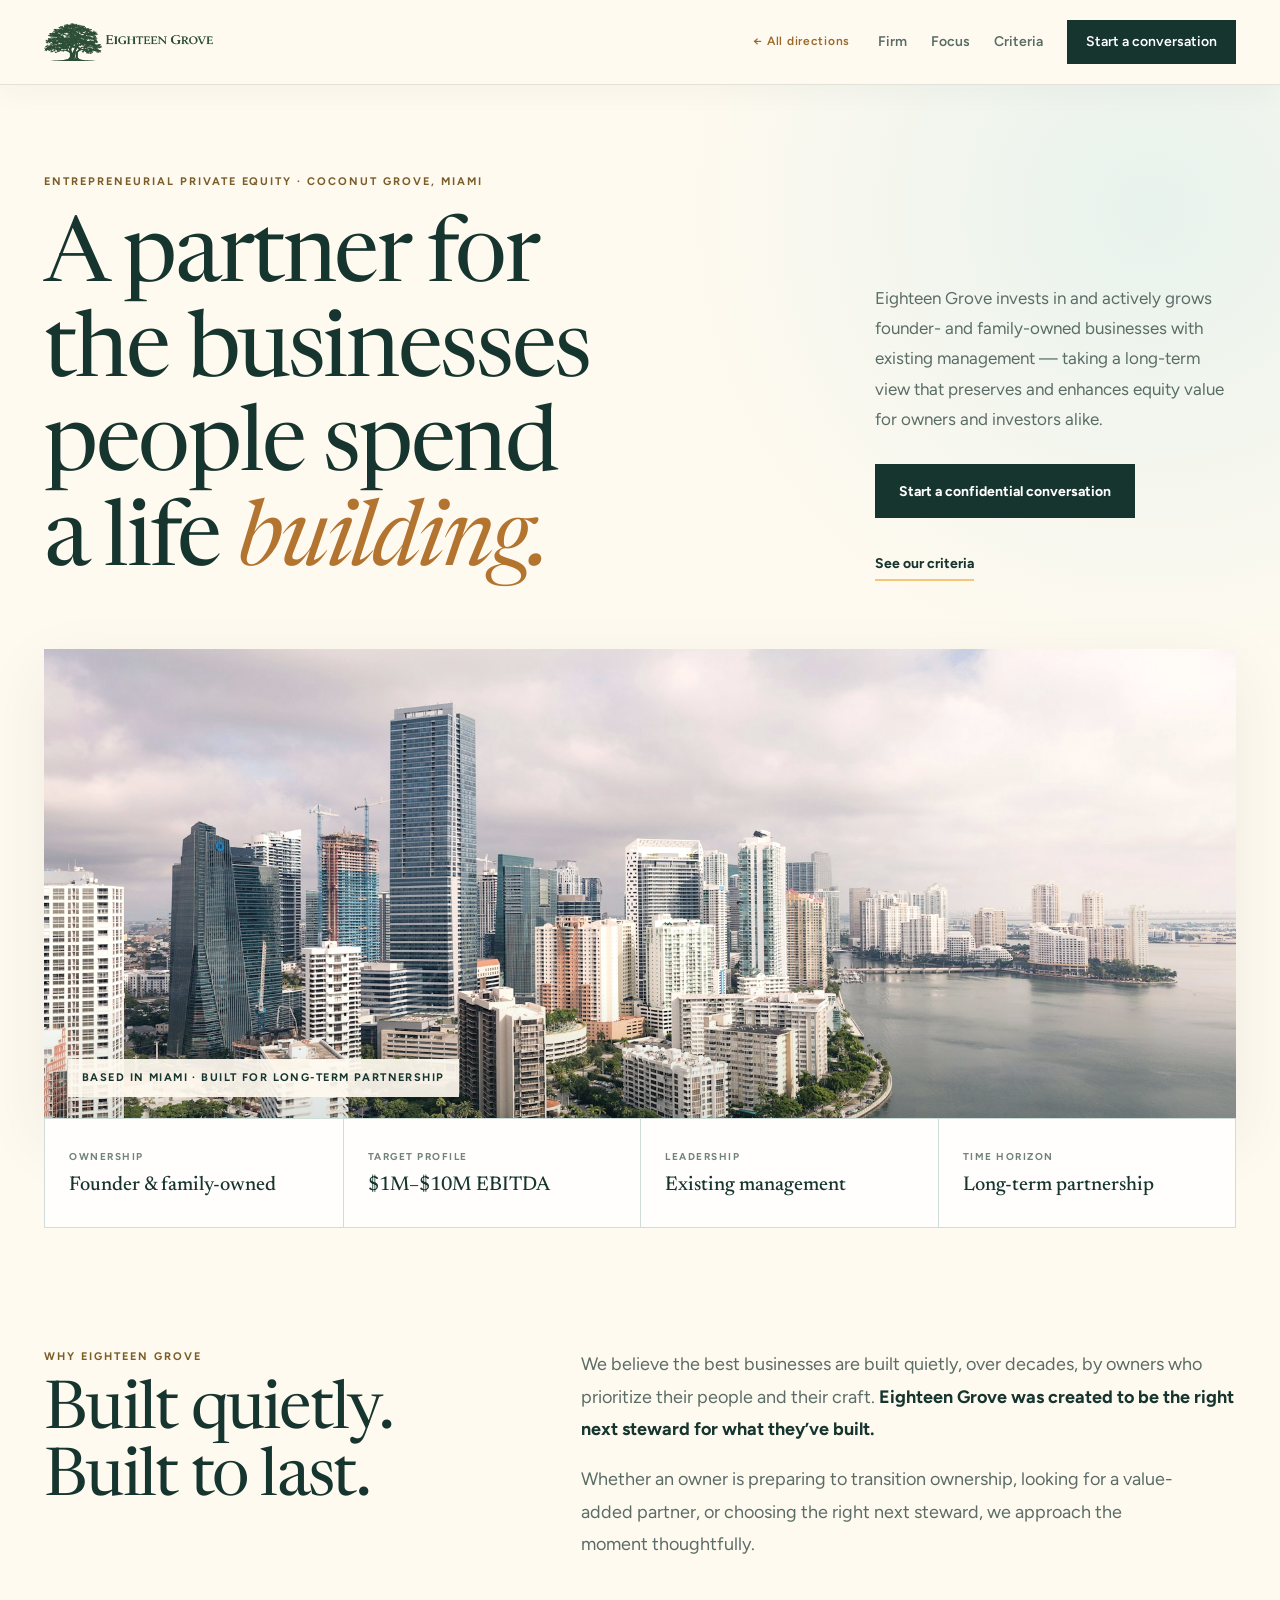
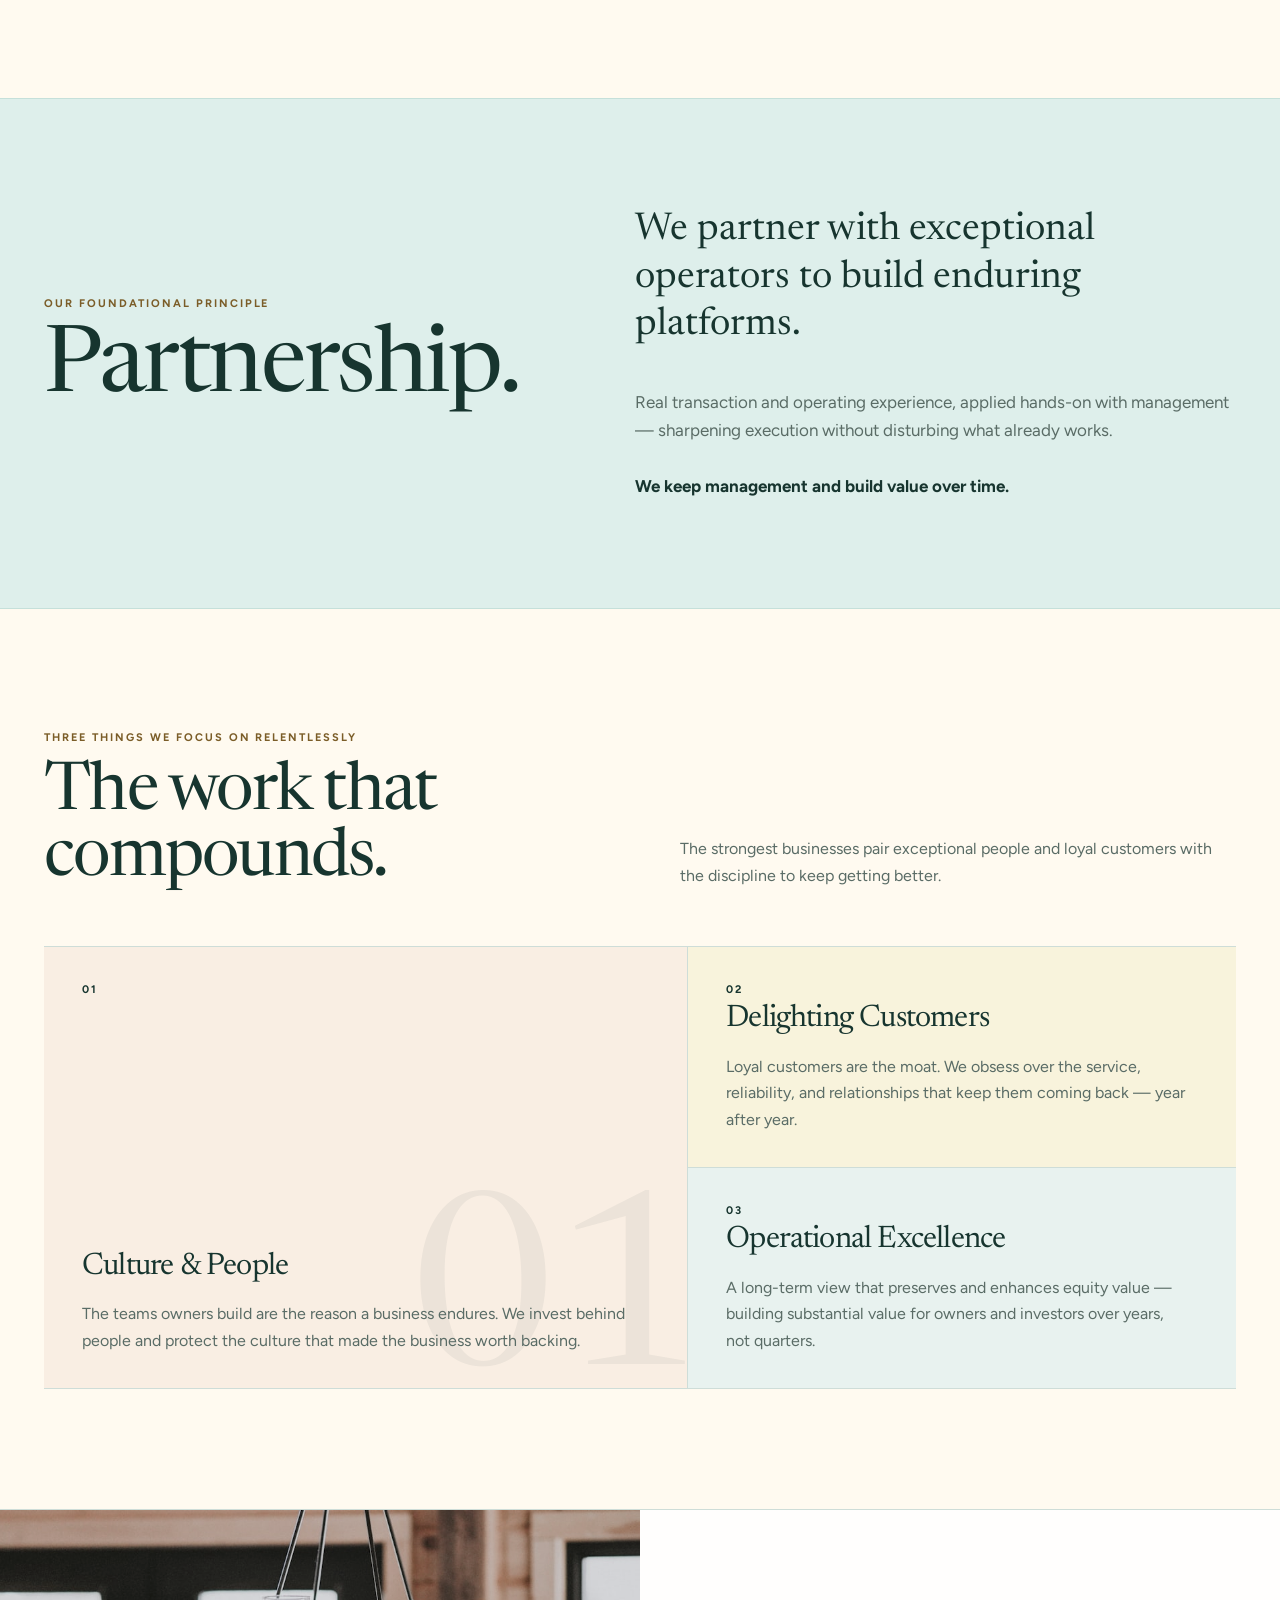
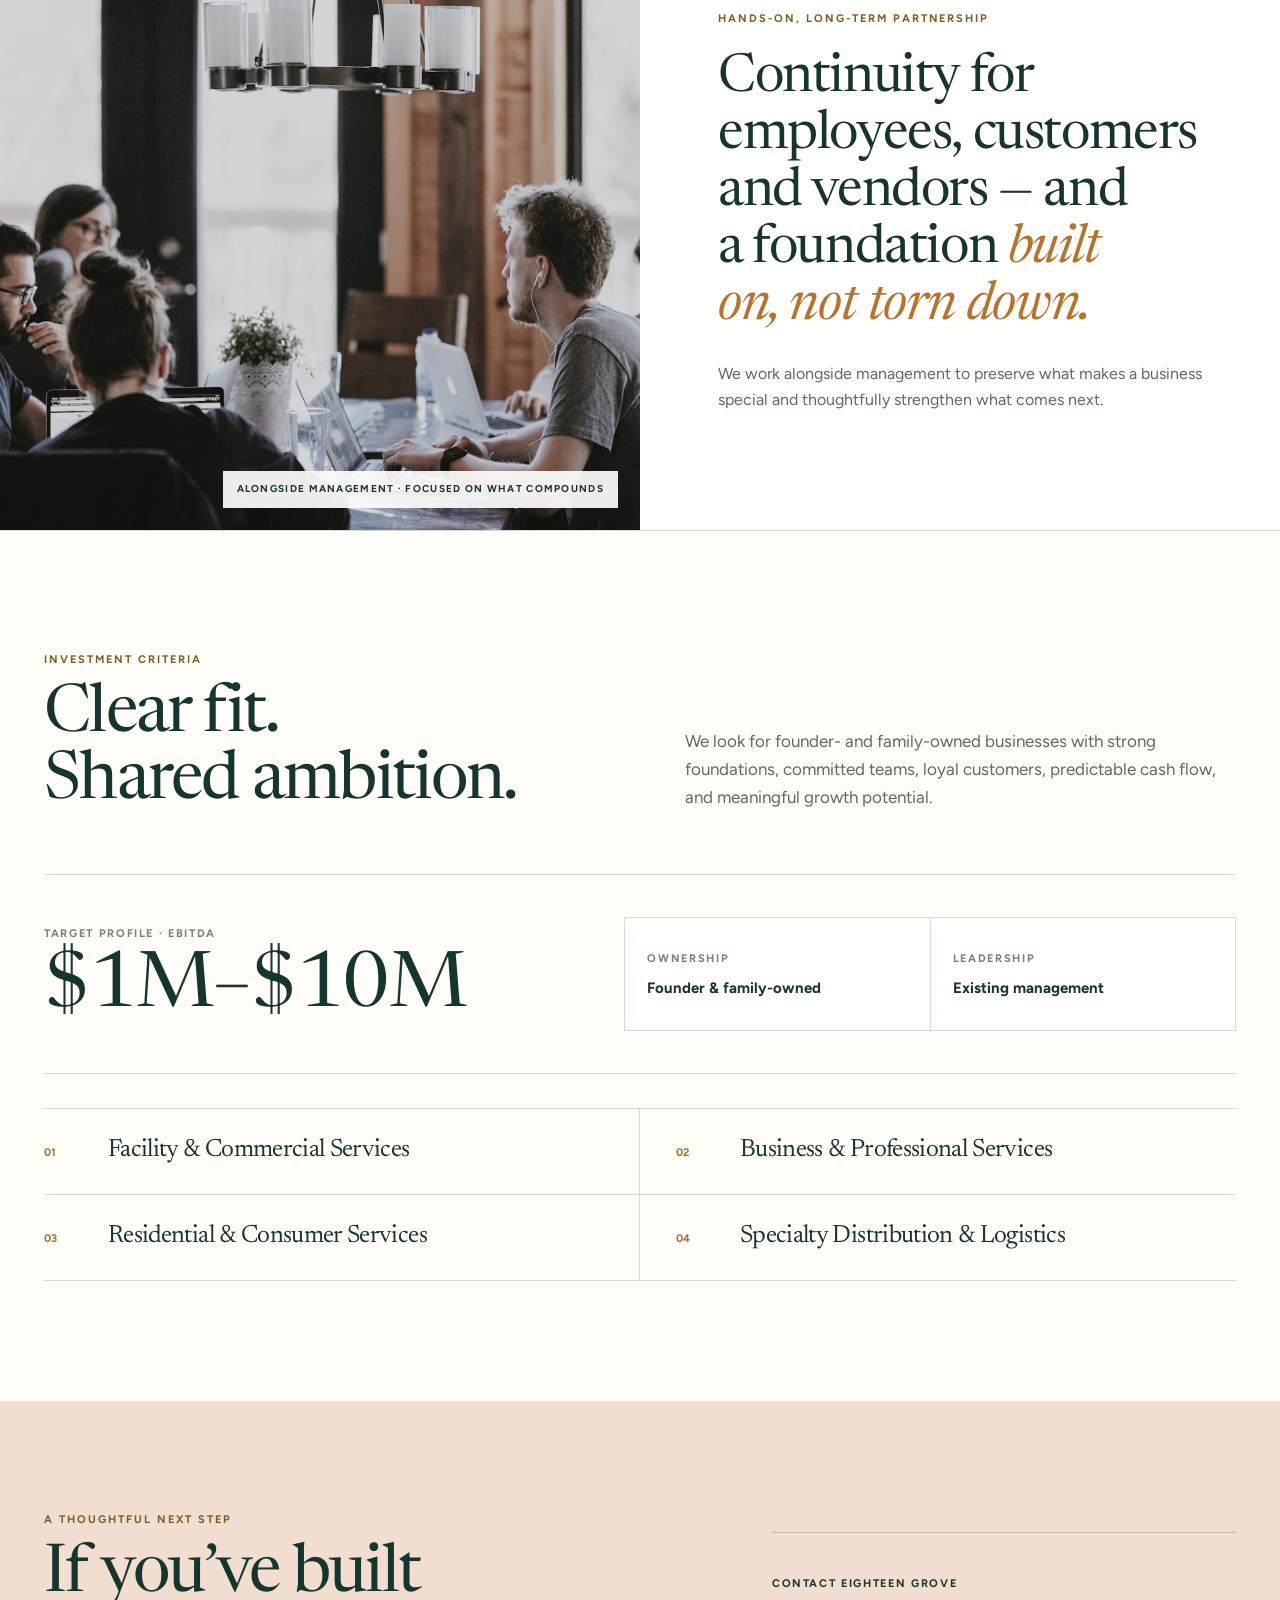
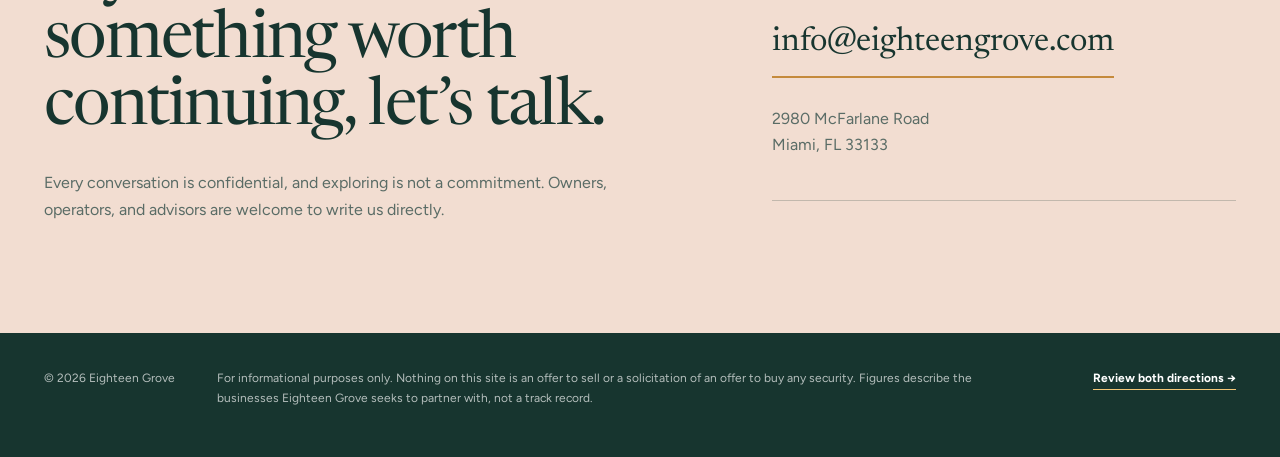
<file: draft-daylight.html>
<!doctype html>
<html lang="en">
<head>
  <meta charset="utf-8">
  <meta name="viewport" content="width=device-width, initial-scale=1">
  <meta name="robots" content="noindex,nofollow">
  <meta name="description" content="Eighteen Grove partners with founder- and family-owned businesses with $1M–$10M of EBITDA.">
  <meta name="theme-color" content="#fffaf0">
  <title>Eighteen Grove — Daylight Direction</title>
  <meta property="og:type" content="website">
  <meta property="og:title" content="Eighteen Grove — Daylight Direction">
  <meta property="og:description" content="A bright, open, Miami-rooted direction for Eighteen Grove's private preview.">
  <meta property="og:image" content="https://mlevine93.github.io/eg-site-preview/assets/miami-coast.jpg">
  <meta property="og:image:alt" content="A bright aerial view of Miami and Biscayne Bay">
  <meta name="twitter:card" content="summary_large_image">
  <link rel="icon" href="assets/oak-green.png">
  <link rel="preconnect" href="https://fonts.googleapis.com">
  <link rel="preconnect" href="https://fonts.gstatic.com" crossorigin>
  <link href="https://fonts.googleapis.com/css2?family=Figtree:wght@400;500;600;700&family=Newsreader:ital,opsz,wght@0,6..72,400;0,6..72,500;1,6..72,400;1,6..72,500&display=swap" rel="stylesheet">
  <link rel="stylesheet" href="daylight.css?v=2026-07-16">
</head>
<body>
  <a class="skip-link" href="#main">Skip to content</a>
  <header class="sun-header">
    <div class="sun-wrap nav">
      <a class="brand" href="index.html" aria-label="Back to the Eighteen Grove version chooser"><img src="assets/lockup-green.png" alt="Eighteen Grove"></a>
      <nav class="nav-links" aria-label="Primary navigation"><a class="review-link" href="index.html">← All directions</a><a href="#firm">Firm</a><a href="#focus">Focus</a><a href="#criteria">Criteria</a><a class="nav-cta" href="#contact">Start a conversation</a></nav>
    </div>
  </header>

  <main id="main">
    <section class="hero" id="top">
      <div class="sun-wrap hero-intro">
        <div>
          <span class="eyebrow">Entrepreneurial Private Equity · Coconut Grove, Miami</span>
          <h1>A partner for the businesses people spend a life <em>building.</em></h1>
        </div>
        <div class="hero-side">
          <p>Eighteen Grove invests in and actively grows founder- and family-owned businesses with existing management — taking a long-term view that preserves and enhances equity value for owners and investors alike.</p>
          <div class="hero-actions"><a class="button" href="#contact">Start a confidential conversation</a><a class="text-link" href="#criteria">See our criteria</a></div>
        </div>
      </div>
      <div class="sun-wrap photo-frame">
        <img src="assets/miami-coast.jpg" alt="A bright aerial view of Miami and Biscayne Bay" fetchpriority="high" decoding="async">
        <span>Based in Miami · Built for long-term partnership</span>
      </div>
      <dl class="sun-wrap profile" aria-label="Investment profile">
        <div><dt>Ownership</dt><dd>Founder &amp; family-owned</dd></div>
        <div><dt>Target profile</dt><dd>$1M–$10M EBITDA</dd></div>
        <div><dt>Leadership</dt><dd>Existing management</dd></div>
        <div><dt>Time horizon</dt><dd>Long-term partnership</dd></div>
      </dl>
    </section>

    <section class="section story" id="firm">
      <div class="sun-wrap story-grid">
        <div class="story-title"><span class="eyebrow">Why Eighteen Grove</span><h2>Built quietly.<br>Built to last.</h2></div>
        <div class="story-copy"><p>We believe the best businesses are built quietly, over decades, by owners who prioritize their people and their craft. <strong>Eighteen Grove was created to be the right next steward for what they’ve built.</strong></p><p>Whether an owner is preparing to transition ownership, looking for a value-added partner, or choosing the right next steward, we approach the moment thoughtfully.</p></div>
      </div>
    </section>

    <section class="partnership">
      <div class="sun-wrap partnership-grid">
        <div><span class="eyebrow">Our foundational principle</span><h2>Partnership.</h2></div>
        <div><p class="partnership-lead">We partner with exceptional operators to build enduring platforms.</p><p>Real transaction and operating experience, applied hands-on with management — sharpening execution without disturbing what already works.</p><p class="commitment">We keep management and build value over time.</p></div>
      </div>
    </section>

    <section class="section focus" id="focus">
      <div class="sun-wrap">
        <div class="section-heading"><div><span class="eyebrow">Three things we focus on relentlessly</span><h2>The work that compounds.</h2></div><p>The strongest businesses pair exceptional people and loyal customers with the discipline to keep getting better.</p></div>
        <div class="focus-grid">
          <article><span>01</span><h3>Culture &amp; People</h3><p>The teams owners build are the reason a business endures. We invest behind people and protect the culture that made the business worth backing.</p></article>
          <article><span>02</span><h3>Delighting Customers</h3><p>Loyal customers are the moat. We obsess over the service, reliability, and relationships that keep them coming back — year after year.</p></article>
          <article><span>03</span><h3>Operational Excellence</h3><p>A long-term view that preserves and enhances equity value — building substantial value for owners and investors over years, not quarters.</p></article>
        </div>
      </div>
    </section>

    <section class="image-note">
      <figure class="image-note-photo"><img src="assets/operators.jpg" alt="An operating team collaborating around a table" loading="lazy" decoding="async"><figcaption>Alongside management · Focused on what compounds</figcaption></figure>
      <div class="image-note-copy"><span class="eyebrow">Hands-on, long-term partnership</span><blockquote>Continuity for employees, customers and vendors — and a foundation <em>built on, not torn down.</em></blockquote><p>We work alongside management to preserve what makes a business special and thoughtfully strengthen what comes next.</p></div>
    </section>

    <section class="section criteria" id="criteria">
      <div class="sun-wrap">
        <div class="criteria-top"><div><span class="eyebrow">Investment criteria</span><h2>Clear fit.<br>Shared ambition.</h2></div><p>We look for founder- and family-owned businesses with strong foundations, committed teams, loyal customers, predictable cash flow, and meaningful growth potential.</p></div>
        <div class="target"><div class="target-number"><small>Target profile · EBITDA</small><strong>$1M–$10M</strong></div><div class="target-details"><div><small>Ownership</small><strong>Founder &amp; family-owned</strong></div><div><small>Leadership</small><strong>Existing management</strong></div></div></div>
        <div class="sectors">
          <article><span>01</span><h3>Facility &amp; Commercial Services</h3></article>
          <article><span>02</span><h3>Business &amp; Professional Services</h3></article>
          <article><span>03</span><h3>Residential &amp; Consumer Services</h3></article>
          <article><span>04</span><h3>Specialty Distribution &amp; Logistics</h3></article>
        </div>
      </div>
    </section>

    <section class="contact" id="contact">
      <div class="sun-wrap contact-grid">
        <div><span class="eyebrow">A thoughtful next step</span><h2>If you’ve built something worth continuing, let’s talk.</h2><p>Every conversation is confidential, and exploring is not a commitment. Owners, operators, and advisors are welcome to write us directly.</p></div>
        <div class="contact-card"><span>Contact Eighteen Grove</span><a href="mailto:info@eighteengrove.com">info@eighteengrove.com</a><p><a class="address-link" href="https://maps.google.com/?q=2980+McFarlane+Road+Miami+FL+33133" target="_blank" rel="noopener">2980 McFarlane Road<br>Miami, FL 33133</a></p></div>
      </div>
    </section>
  </main>

  <footer><div class="sun-wrap footer-grid"><span>© 2026 Eighteen Grove</span><p>For informational purposes only. Nothing on this site is an offer to sell or a solicitation of an offer to buy any security. Figures describe the businesses Eighteen Grove seeks to partner with, not a track record.</p><a class="footer-review" href="index.html">Review both directions →</a></div></footer>
</body>
</html>
</file>
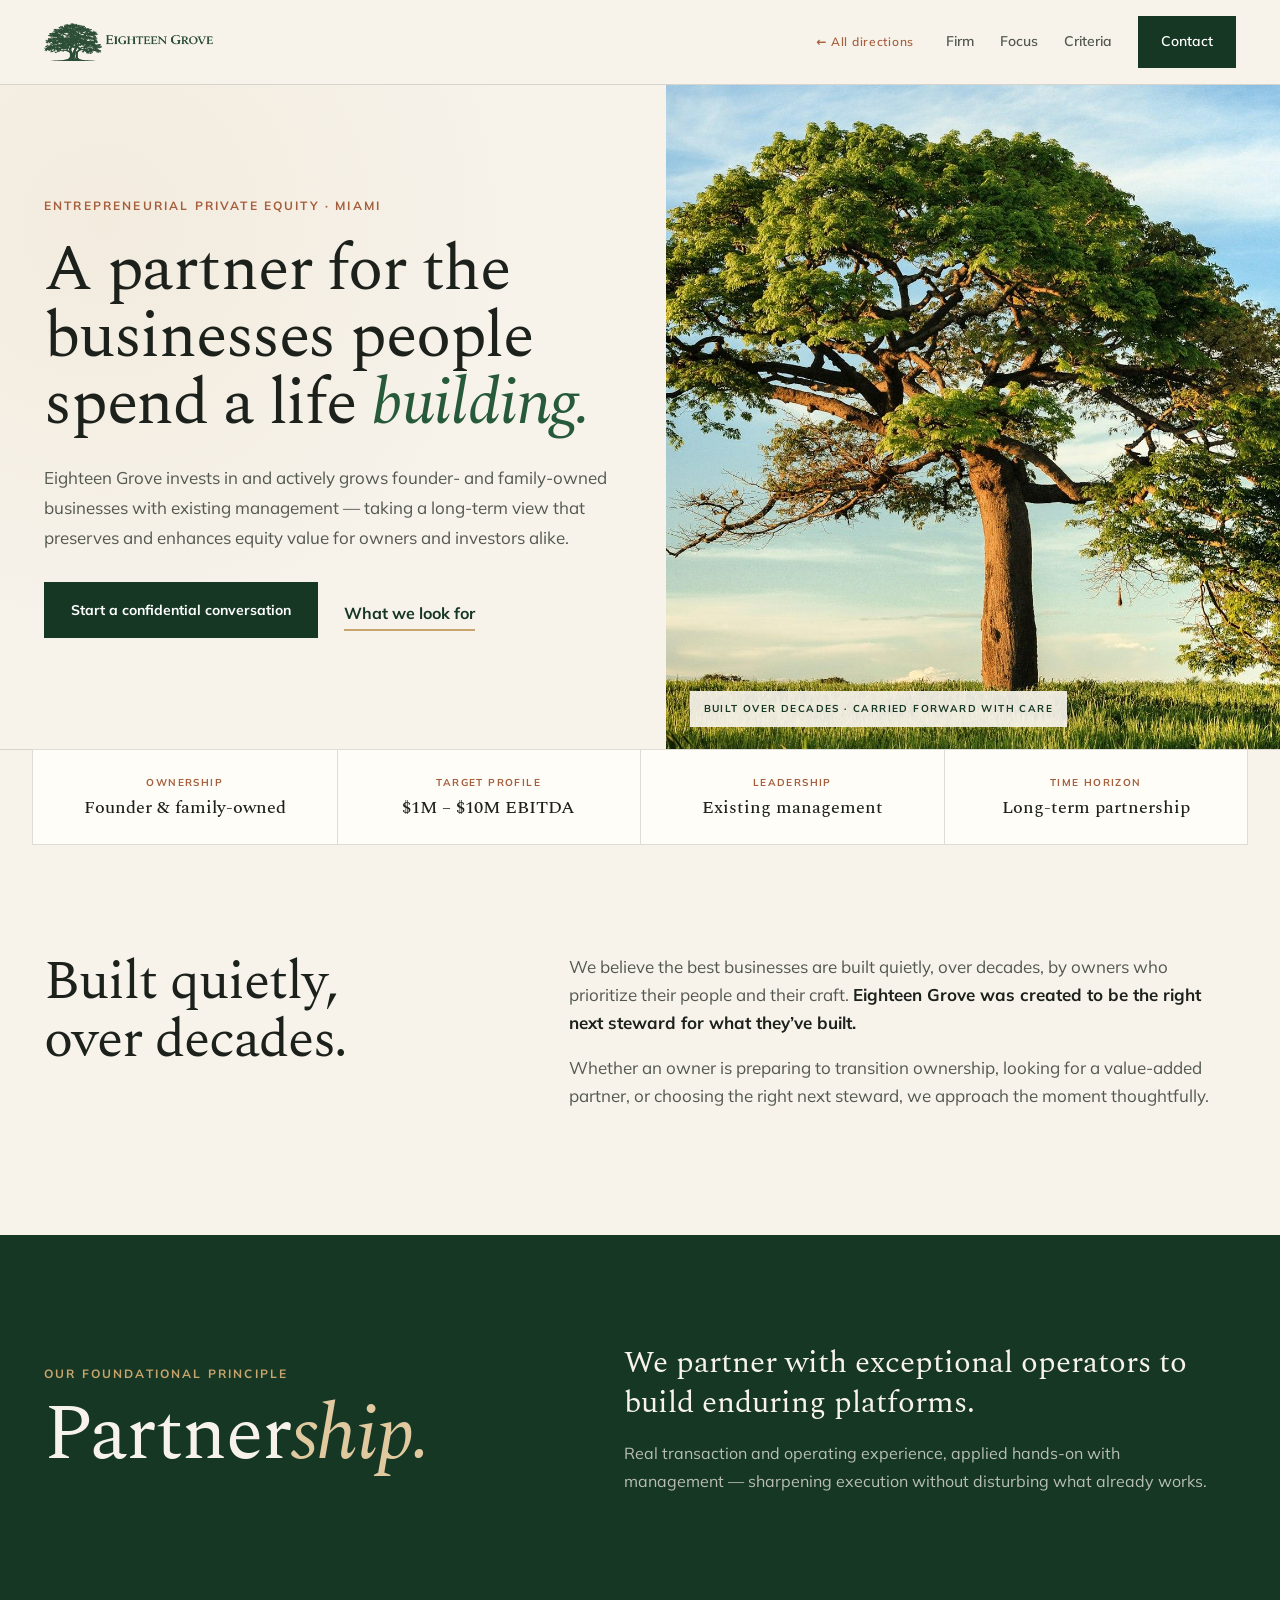
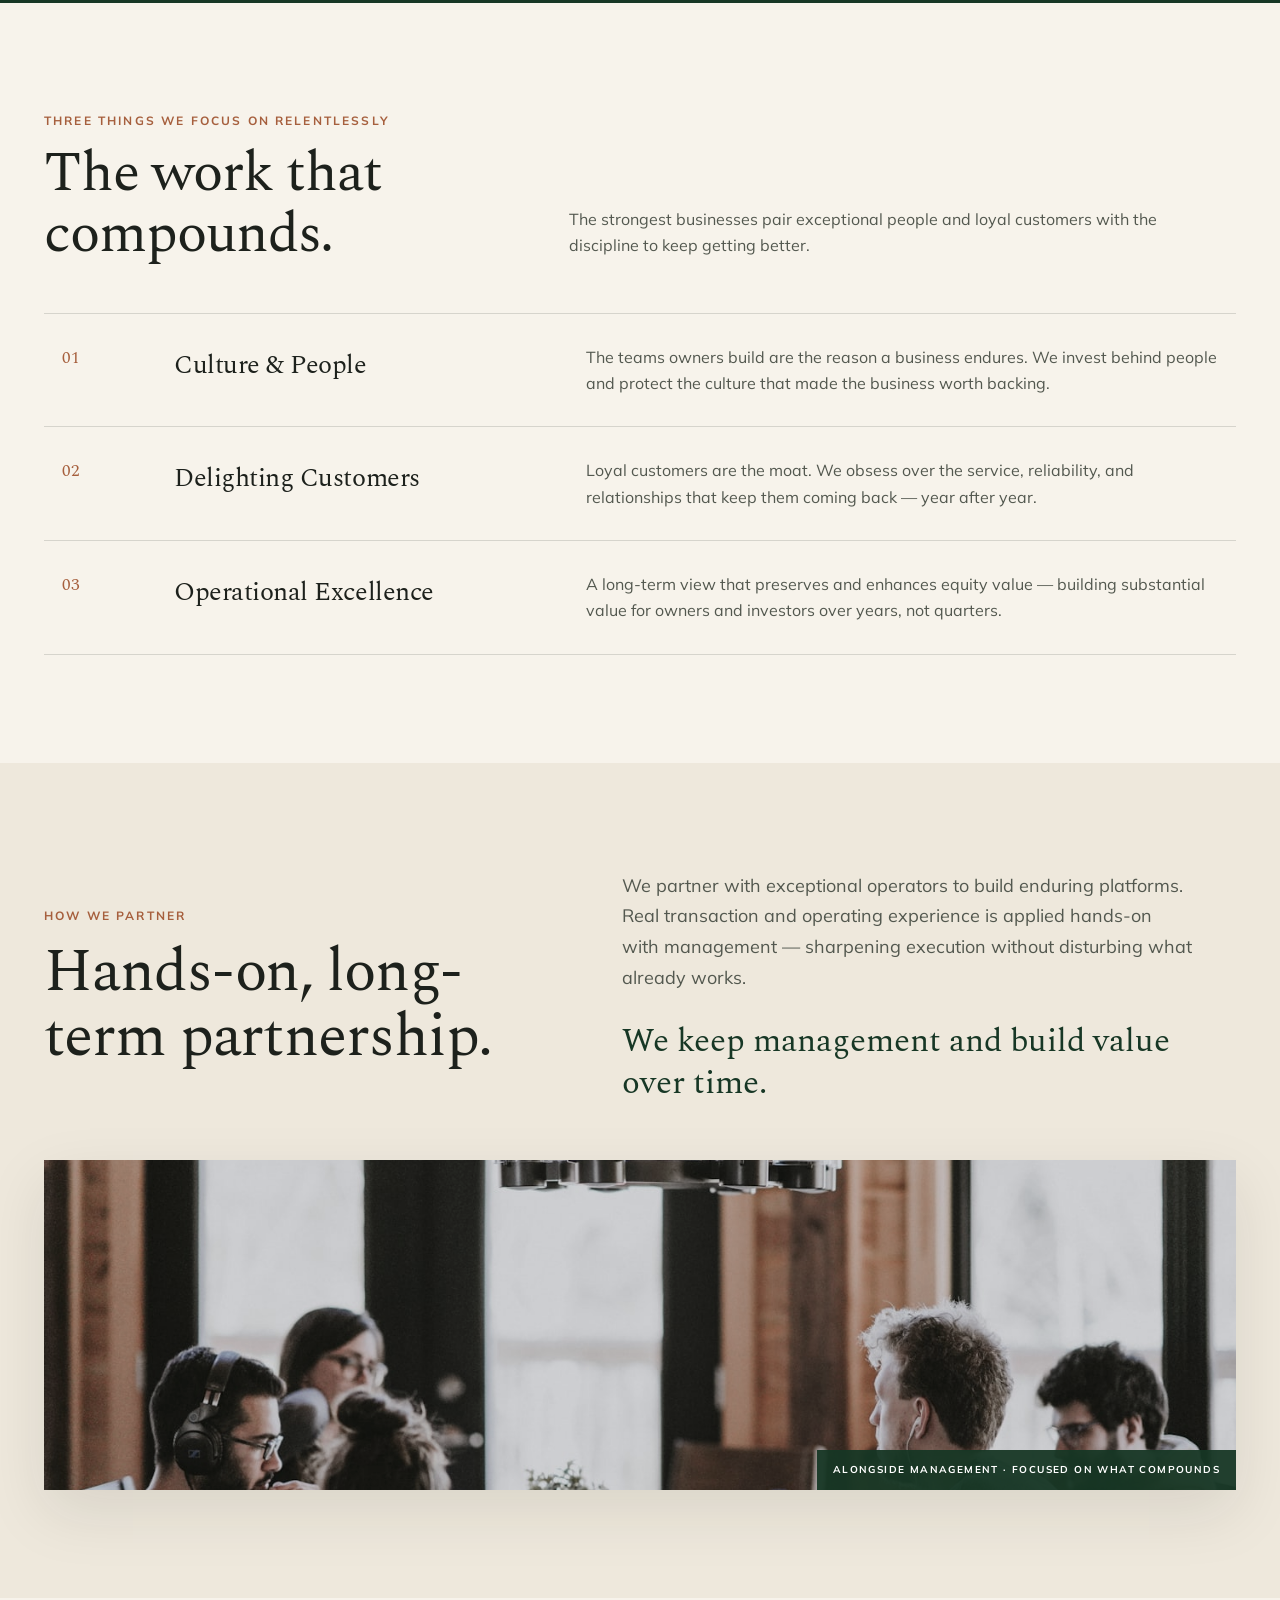
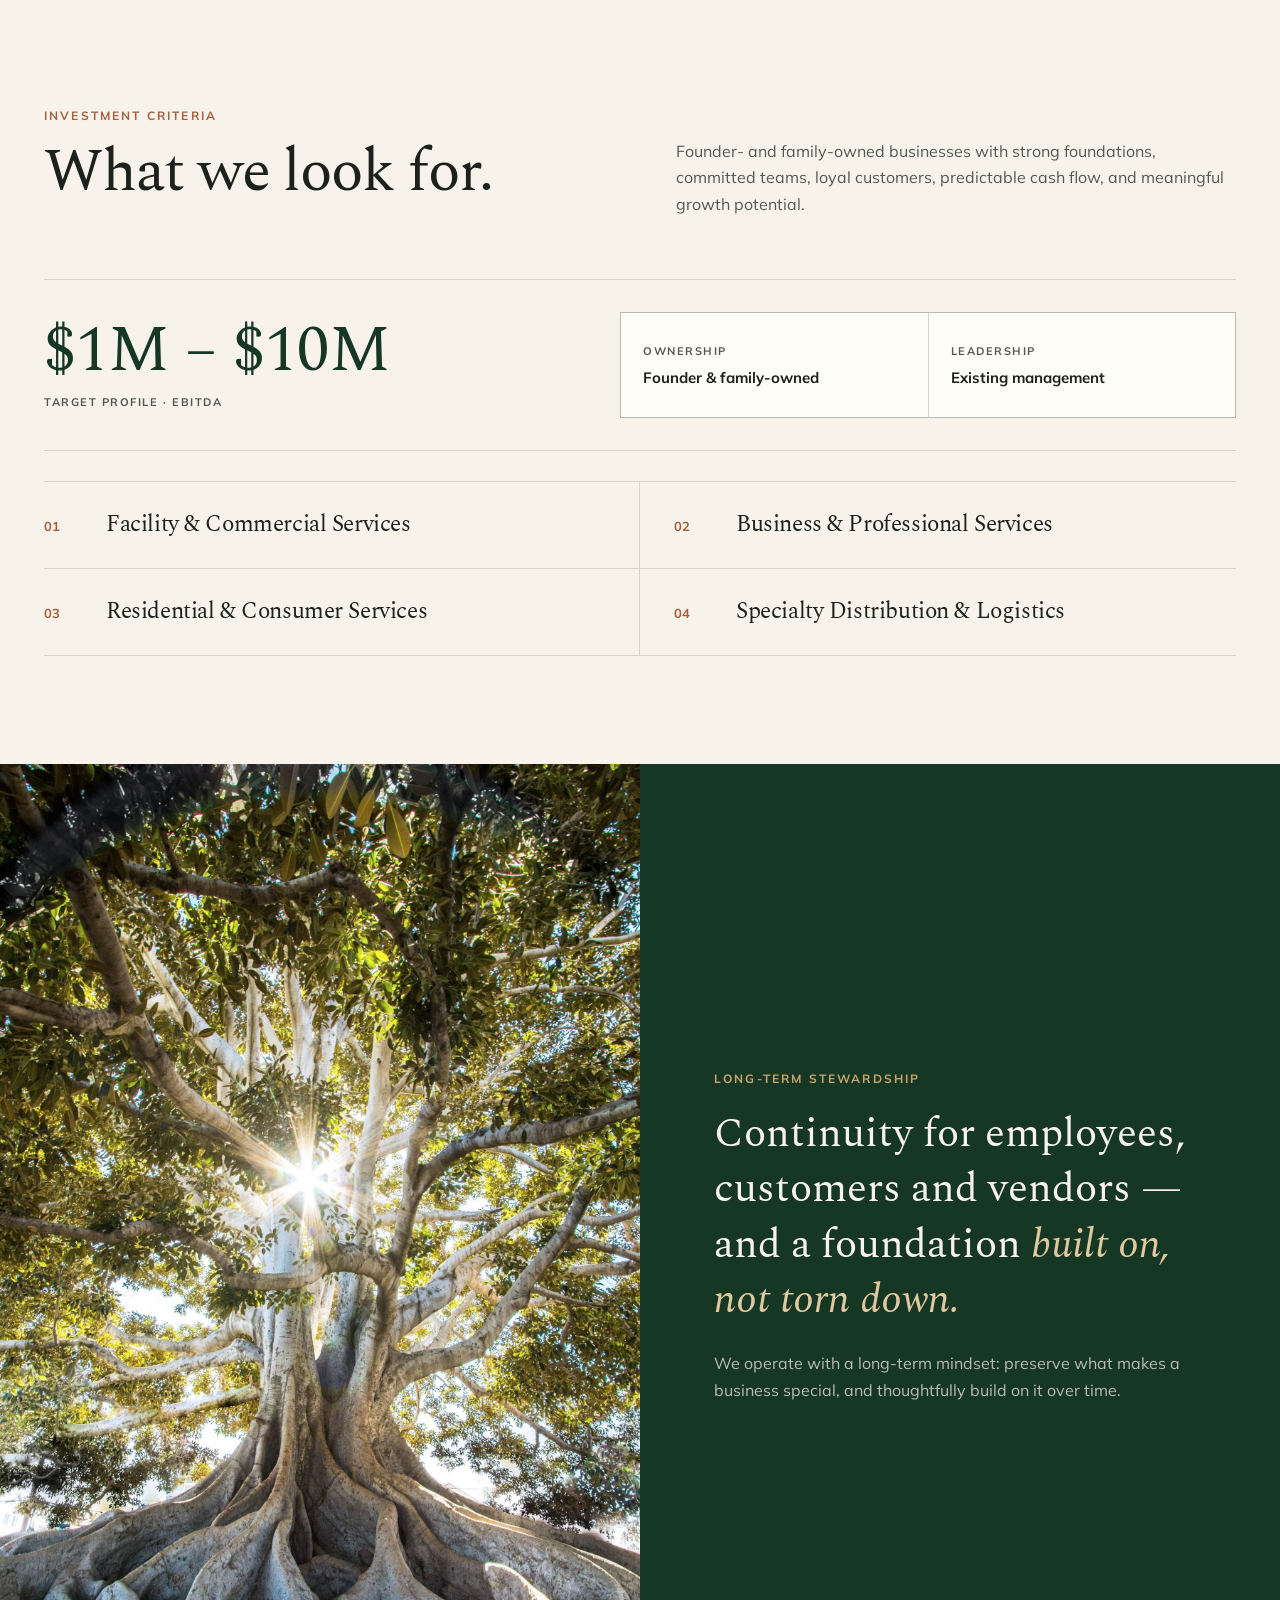
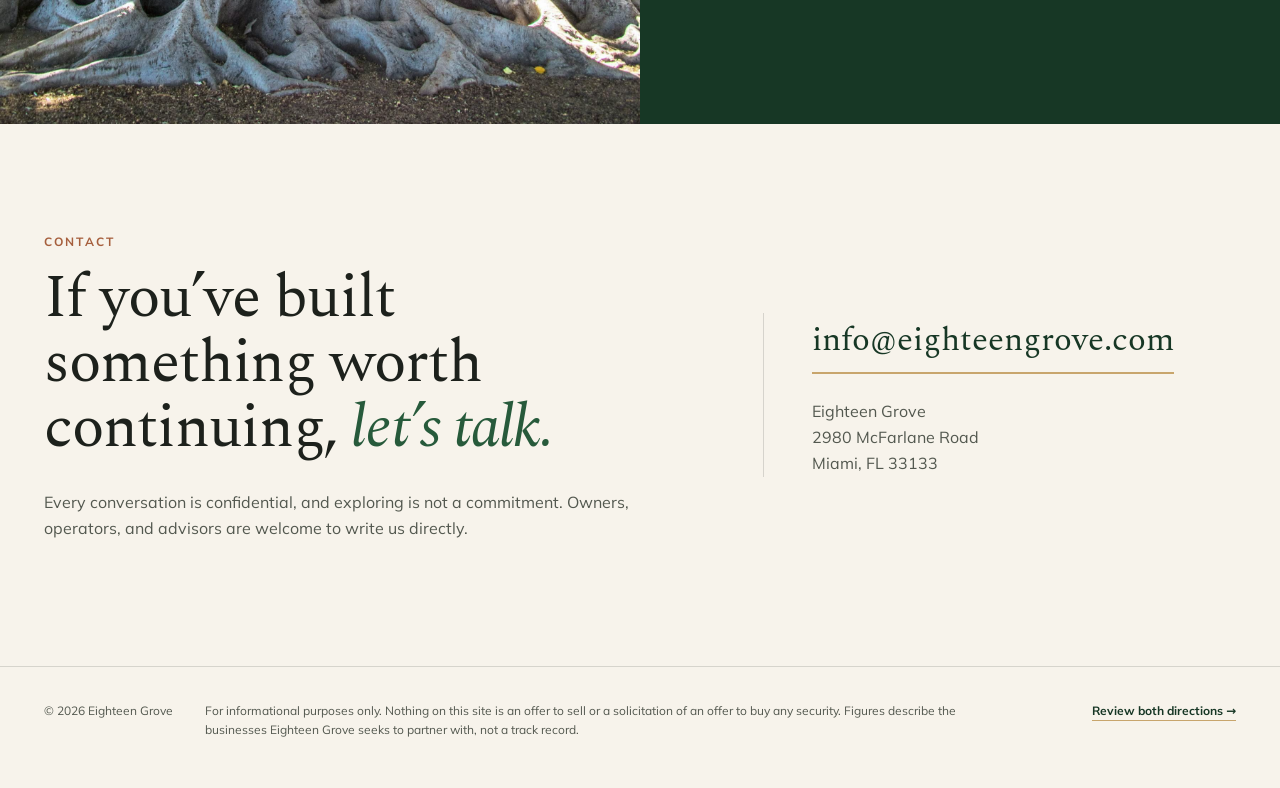
<file: draft-grove.html>
<!doctype html>
<html lang="en">
<head>
  <meta charset="utf-8">
  <meta name="viewport" content="width=device-width, initial-scale=1">
  <meta name="robots" content="noindex,nofollow">
  <meta name="description" content="Eighteen Grove partners with founder- and family-owned businesses with $1M–$10M of EBITDA.">
  <meta name="theme-color" content="#f7f3eb">
  <title>Eighteen Grove — Grove Direction</title>
  <meta property="og:type" content="website">
  <meta property="og:title" content="Eighteen Grove — Grove Direction">
  <meta property="og:description" content="A warm, rooted direction for Eighteen Grove's private preview.">
  <meta property="og:image" content="https://mlevine93.github.io/eg-site-preview/assets/oak-field.jpg">
  <meta property="og:image:alt" content="A mature spreading tree in an open field">
  <meta name="twitter:card" content="summary_large_image">
  <link rel="icon" href="assets/oak-green.png">
  <link rel="preconnect" href="https://fonts.googleapis.com">
  <link rel="preconnect" href="https://fonts.gstatic.com" crossorigin>
  <link href="https://fonts.googleapis.com/css2?family=Mulish:wght@400;500;600;700&family=Spectral:ital,wght@0,400;0,500;1,400&display=swap" rel="stylesheet">
  <link rel="stylesheet" href="site.css?v=2026-07-16">
</head>
<body class="variant-grove">
  <a class="skip-link" href="#main">Skip to content</a>
  <header class="site-header">
    <div class="wrap nav">
      <a class="brand" href="index.html" aria-label="Back to the Eighteen Grove version chooser"><img src="assets/lockup-green.png" alt="Eighteen Grove"></a>
      <nav class="nav-links" aria-label="Primary navigation">
        <a class="review-link" href="index.html">← All directions</a><a href="#firm">Firm</a><a href="#focus">Focus</a><a href="#criteria">Criteria</a><a class="nav-cta" href="#contact">Contact</a>
      </nav>
    </div>
  </header>

  <main id="main">
    <section class="hero" id="top">
      <div class="hero-grid">
        <div class="hero-copy">
          <span class="eyebrow">Entrepreneurial Private Equity · Miami</span>
          <h1>A partner for the businesses people spend a life <em>building.</em></h1>
          <p class="lead">Eighteen Grove invests in and actively grows founder- and family-owned businesses with existing management — taking a long-term view that preserves and enhances equity value for owners and investors alike.</p>
          <div class="hero-actions">
            <a class="button" href="#contact">Start a confidential conversation</a>
            <a class="text-link" href="#criteria">What we look for</a>
          </div>
        </div>
        <figure class="hero-image"><img src="assets/oak-field.jpg" alt="A mature spreading tree in an open field" fetchpriority="high" decoding="async"><figcaption>Built over decades · Carried forward with care</figcaption></figure>
      </div>
    </section>
    <dl class="fit-rail" aria-label="Investment profile">
      <div><dt>Ownership</dt><dd>Founder &amp; family-owned</dd></div>
      <div><dt>Target profile</dt><dd>$1M – $10M EBITDA</dd></div>
      <div><dt>Leadership</dt><dd>Existing management</dd></div>
      <div><dt>Time horizon</dt><dd>Long-term partnership</dd></div>
    </dl>

    <section class="section belief" id="firm">
      <div class="wrap belief-grid">
        <h2>Built quietly,<br>over decades.</h2>
        <div class="belief-copy">
          <p>We believe the best businesses are built quietly, over decades, by owners who prioritize their people and their craft. <strong>Eighteen Grove was created to be the right next steward for what they’ve built.</strong></p>
          <p>Whether an owner is preparing to transition ownership, looking for a value-added partner, or choosing the right next steward, we approach the moment thoughtfully.</p>
        </div>
      </div>
    </section>

    <section class="section principle">
      <div class="wrap principle-grid">
        <div><span class="eyebrow">Our foundational principle</span><h2>Partner<em>ship.</em></h2></div>
        <div class="principle-copy"><p class="principle-lead">We partner with exceptional operators to build enduring platforms.</p><p>Real transaction and operating experience, applied hands-on with management — sharpening execution without disturbing what already works.</p></div>
      </div>
    </section>

    <section class="section focus" id="focus">
      <div class="wrap">
        <div class="section-heading">
          <div><span class="eyebrow">Three things we focus on relentlessly</span><h2>The work that compounds.</h2></div>
          <p>The strongest businesses pair exceptional people and loyal customers with the discipline to keep getting better.</p>
        </div>
        <div class="focus-list">
          <article class="focus-row"><span class="number">01</span><h3>Culture &amp; People</h3><p>The teams owners build are the reason a business endures. We invest behind people and protect the culture that made the business worth backing.</p></article>
          <article class="focus-row"><span class="number">02</span><h3>Delighting Customers</h3><p>Loyal customers are the moat. We obsess over the service, reliability, and relationships that keep them coming back — year after year.</p></article>
          <article class="focus-row"><span class="number">03</span><h3>Operational Excellence</h3><p>A long-term view that preserves and enhances equity value — building substantial value for owners and investors over years, not quarters.</p></article>
        </div>
      </div>
    </section>

    <section class="section partner compact-partner">
      <div class="wrap">
        <div class="compact-partner-grid">
          <div><span class="eyebrow">How we partner</span><h2>Hands-on, long-term partnership.</h2></div>
          <div><p class="partner-summary">We partner with exceptional operators to build enduring platforms. Real transaction and operating experience is applied hands-on with management — sharpening execution without disturbing what already works.</p><p class="partner-commitment">We keep management and build value over time.</p></div>
        </div>
        <figure class="partner-scene"><img src="assets/operators.jpg" alt="An operating team collaborating around a table" loading="lazy" decoding="async"><figcaption>Alongside management · Focused on what compounds</figcaption></figure>
      </div>
    </section>

    <section class="section criteria" id="criteria">
      <div class="wrap">
        <div class="criteria-lead"><div><span class="eyebrow">Investment criteria</span><h2>What we look for.</h2></div><p>Founder- and family-owned businesses with strong foundations, committed teams, loyal customers, predictable cash flow, and meaningful growth potential.</p></div>
        <div class="ebitda"><div class="target-number"><strong>$1M – $10M</strong><span>Target profile · EBITDA</span></div><div class="target-details"><div><span>Ownership</span><strong>Founder &amp; family-owned</strong></div><div><span>Leadership</span><strong>Existing management</strong></div></div></div>
        <div class="sectors">
          <article class="sector"><span>01</span><h3>Facility &amp; Commercial Services</h3></article><article class="sector"><span>02</span><h3>Business &amp; Professional Services</h3></article>
          <article class="sector"><span>03</span><h3>Residential &amp; Consumer Services</h3></article><article class="sector"><span>04</span><h3>Specialty Distribution &amp; Logistics</h3></article>
        </div>
      </div>
    </section>

    <section class="steward">
      <img class="steward-image" src="assets/canopy-light.jpg" alt="Sunlight coming through the canopy of a mature tree" loading="lazy" decoding="async">
      <div class="steward-copy"><span class="eyebrow">Long-term stewardship</span><blockquote>Continuity for employees, customers and vendors — and a foundation <em>built on, not torn down.</em></blockquote><p>We operate with a long-term mindset: preserve what makes a business special, and thoughtfully build on it over time.</p></div>
    </section>

    <section class="section contact" id="contact">
      <div class="wrap contact-grid">
        <div><span class="eyebrow">Contact</span><h2>If you’ve built something worth continuing, <em>let’s talk.</em></h2><p class="conf">Every conversation is confidential, and exploring is not a commitment. Owners, operators, and advisors are welcome to write us directly.</p></div>
        <div class="contact-card"><a class="contact-mail" href="mailto:info@eighteengrove.com">info@eighteengrove.com</a><p>Eighteen Grove<br><a class="address-link" href="https://maps.google.com/?q=2980+McFarlane+Road+Miami+FL+33133" target="_blank" rel="noopener">2980 McFarlane Road<br>Miami, FL 33133</a></p></div>
      </div>
    </section>
  </main>

  <footer class="site-footer"><div class="wrap footer-grid"><span>© 2026 Eighteen Grove</span><p>For informational purposes only. Nothing on this site is an offer to sell or a solicitation of an offer to buy any security. Figures describe the businesses Eighteen Grove seeks to partner with, not a track record.</p><a class="footer-review" href="index.html">Review both directions →</a></div></footer>
</body>
</html>
</file>
<file: daylight.css>
:root {
  --cream: #fffaf0;
  --white: #fffefd;
  --ink: #17352f;
  --body: #5a6c66;
  --sky: #deefeb;
  --sky-strong: #c5e0da;
  --sun: #f3c777;
  --peach: #f2ddd1;
  --line: #ceddd8;
  --display: "Newsreader", Georgia, serif;
  --sans: "Figtree", sans-serif;
}

* { box-sizing: border-box; }
html { scroll-behavior: smooth; scroll-padding-top: 84px; }
body { margin: 0; background: radial-gradient(circle at 90% 4%, rgba(222, 239, 235, .7), transparent 30rem), var(--cream); color: var(--ink); font-family: var(--sans); line-height: 1.65; -webkit-font-smoothing: antialiased; }
img { display: block; max-width: 100%; }
a { color: inherit; text-decoration: none; }
h1, h2, h3, p { margin-top: 0; }
h1, h2, h3, blockquote { font-family: var(--display); font-weight: 400; letter-spacing: -0.026em; text-wrap: balance; }
p { text-wrap: pretty; }
.sun-wrap { width: min(1240px, calc(100% - 88px)); margin: 0 auto; }
.skip-link { position: fixed; top: 10px; left: 10px; z-index: 100; transform: translateY(-180%); background: var(--ink); color: white; padding: 10px 14px; }
.skip-link:focus { transform: translateY(0); }
:focus-visible { outline: 3px solid #d49738; outline-offset: 4px; }
.eyebrow { display: block; color: #7b5d28; font-size: 11px; font-weight: 700; letter-spacing: .18em; text-transform: uppercase; }

.sun-header { position: sticky; top: 0; z-index: 20; background: rgba(255, 250, 240, .96); border-bottom: 1px solid rgba(23, 53, 47, .12); box-shadow: 0 8px 28px rgba(23, 53, 47, .04); }
.nav { min-height: 84px; display: flex; align-items: center; justify-content: space-between; gap: 32px; }
.brand img { width: auto; height: 38px; }
.brand { transition: opacity 220ms ease; }
.brand:hover { opacity: .72; }
.nav-links { display: flex; align-items: center; gap: 24px; }
.nav-links a { color: var(--body); font-size: 14px; font-weight: 600; }
.nav-links a:hover { color: var(--ink); }
.nav-links .review-link { margin-right: 4px; color: #9a682a; font-size: 12px; letter-spacing: .06em; }
.nav-links .nav-cta { min-height: 44px; padding: 0 19px; display: inline-flex; align-items: center; background: var(--ink); color: white; }
.nav-links .nav-cta, .button { transition: background 220ms ease, transform 220ms ease; }
.nav-links .nav-cta:hover, .button:hover { transform: translateY(-2px); }
.nav-links .nav-cta:active, .button:active { transform: translateY(0) scale(.985); }

.hero { padding: 88px 0 0; overflow: hidden; }
.hero-intro { display: grid; grid-template-columns: 1.35fr .65fr; gap: 80px; align-items: end; }
.hero-intro > *, .story-grid > *, .partnership-grid > *, .section-heading > *, .criteria-top > *, .target > *, .contact-grid > * { min-width: 0; }
.hero h1 { max-width: 9.5em; margin: 22px 0 0; font-size: clamp(62px, 7.1vw, 106px); line-height: 1.04; }
.hero h1 em { color: #b2742f; font-weight: 400; }
.hero-side { padding-bottom: 10px; }
.hero-side > p { margin-bottom: 0; color: var(--body); font-size: 17px; line-height: 1.78; }
.hero-actions { display: flex; flex-wrap: wrap; align-items: center; gap: 24px; margin-top: 30px; }
.button { min-height: 54px; padding: 0 24px; display: inline-flex; align-items: center; justify-content: center; background: var(--ink); color: white; font-size: 14px; font-weight: 700; }
.button:hover { background: #2b5c52; }
.text-link { padding: 10px 0 4px; color: var(--ink); font-size: 14px; font-weight: 700; border-bottom: 2px solid var(--sun); transition: color 180ms ease, border-color 180ms ease; }
.text-link:hover { color: #a66d2d; border-color: #a66d2d; }
.photo-frame { position: relative; height: 470px; margin-top: 58px; overflow: hidden; background: var(--sky); }
.photo-frame { box-shadow: 0 22px 60px rgba(23, 53, 47, .08); }
.photo-frame::after { content: ""; position: absolute; inset: auto 0 0; height: 28%; background: linear-gradient(to top, rgba(23, 53, 47, .15), transparent); pointer-events: none; }
.photo-frame img { width: 100%; height: 100%; object-fit: cover; object-position: center 49%; filter: saturate(.82) contrast(.94) brightness(1.06); }
.photo-frame span { position: absolute; z-index: 1; left: 24px; bottom: 22px; padding: 10px 14px; background: rgba(255, 250, 240, .92); color: var(--ink); font-size: 11px; font-weight: 700; letter-spacing: .13em; text-transform: uppercase; }
.profile { position: relative; display: grid; grid-template-columns: repeat(4, 1fr); margin-top: -1px; background: var(--white); border: 1px solid var(--line); }
.profile div { min-height: 108px; padding: 24px; display: flex; flex-direction: column; justify-content: center; }
.profile div { transition: background 220ms ease; }
.profile div:hover { background: rgba(222, 239, 235, .42); }
.profile div + div { border-left: 1px solid var(--line); }
.profile dt { margin-bottom: 7px; color: #72827c; font-size: 10px; font-weight: 700; letter-spacing: .15em; text-transform: uppercase; }
.profile dd { margin: 0; font-family: var(--display); font-size: 20px; font-weight: 500; line-height: 1.2; }

.section { padding: 120px 0; }
.story-grid { display: grid; grid-template-columns: .8fr 1.2fr; gap: 100px; }
.story h2, .section-heading h2, .criteria h2, .contact h2 { margin: 14px 0 0; font-size: clamp(48px, 5.2vw, 74px); line-height: 1; }
.story-copy { max-width: 46em; }
.story-copy p { color: var(--body); font-size: 18px; line-height: 1.8; }
.story-copy strong { color: var(--ink); }

.partnership { padding: 108px 0; background: var(--sky); border-top: 1px solid var(--sky-strong); border-bottom: 1px solid var(--sky-strong); }
.partnership-grid { display: grid; grid-template-columns: .9fr 1.1fr; gap: 100px; align-items: center; }
.partnership h2 { margin: 14px 0 0; font-size: clamp(62px, 7.2vw, 106px); line-height: .92; }
.partnership p { max-width: 38em; color: var(--body); font-size: 17px; }
.partnership .partnership-lead { color: var(--ink); font-family: var(--display); font-size: clamp(28px, 3vw, 40px); line-height: 1.23; }
.partnership .commitment { margin: 28px 0 0; color: var(--ink); font-weight: 700; }

.section-heading { display: grid; grid-template-columns: 1fr 1fr; gap: 80px; align-items: end; margin-bottom: 52px; }
.section-heading > p { max-width: 39em; margin-bottom: 5px; color: var(--body); }
.focus-grid { display: grid; grid-template-columns: 1.08fr .92fr; grid-template-rows: 1fr 1fr; gap: 1px; background: var(--line); border-top: 1px solid var(--line); border-bottom: 1px solid var(--line); }
.focus-grid article { position: relative; min-height: 220px; padding: 34px 38px; display: flex; flex-direction: column; overflow: hidden; transition: filter 220ms ease, transform 220ms ease; }
.focus-grid article:hover { filter: brightness(.985); transform: translateY(-2px); }
.focus-grid article:first-child { grid-row: 1 / 3; min-height: 441px; }
.focus-grid article:first-child::after { content: "01"; position: absolute; right: -12px; bottom: -40px; color: rgba(23, 53, 47, .055); font-family: var(--display); font-size: 240px; line-height: 1; pointer-events: none; }
.focus-grid article:nth-child(1) { background: #f9eee3; }
.focus-grid article:nth-child(2) { background: #f8f3dc; }
.focus-grid article:nth-child(3) { background: #e8f2ef; }
.focus-grid span { position: relative; z-index: 1; font-size: 11px; font-weight: 700; letter-spacing: .16em; }
.focus-grid h3 { position: relative; z-index: 1; margin: auto 0 18px; font-size: 31px; line-height: 1.05; }
.focus-grid p { position: relative; z-index: 1; margin: 0; color: var(--body); }

.image-note { display: grid; grid-template-columns: 1fr 1fr; background: var(--white); border-top: 1px solid var(--line); border-bottom: 1px solid var(--line); }
.image-note-photo { position: relative; min-height: 560px; margin: 0; overflow: hidden; }
.image-note-photo img { width: 100%; height: 100%; object-fit: cover; filter: saturate(.68) brightness(1.05); }
.image-note-photo figcaption { position: absolute; right: 22px; bottom: 22px; padding: 10px 14px; background: rgba(255, 254, 253, .92); color: var(--ink); font-size: 10px; font-weight: 700; letter-spacing: .13em; text-transform: uppercase; }
.image-note-copy { padding: 100px max(44px, calc((100vw - 1240px) / 2)) 100px 78px; display: flex; flex-direction: column; justify-content: center; }
.image-note blockquote { margin: 22px 0 26px; font-size: clamp(38px, 4.2vw, 60px); line-height: 1.06; }
.image-note blockquote em { color: #b2742f; font-weight: 400; }
.image-note p { max-width: 36em; color: var(--body); }

.criteria { background: #fffdf8; }
.criteria-top { display: grid; grid-template-columns: 1fr 1fr; gap: 90px; align-items: end; }
.criteria-top > p { max-width: 40em; margin-bottom: 5px; color: var(--body); font-size: 17px; }
.target { margin: 58px 0 34px; padding: 42px 0; display: grid; grid-template-columns: .9fr 1.1fr; gap: 80px; align-items: center; border-top: 1px solid var(--line); border-bottom: 1px solid var(--line); }
.target small { display: block; margin-bottom: 10px; color: #72827c; font-size: 11px; font-weight: 700; letter-spacing: .15em; text-transform: uppercase; }
.target-number > strong { display: block; white-space: nowrap; font-family: var(--display); font-size: clamp(58px, 6vw, 82px); font-weight: 400; line-height: .9; }
.target-details { display: grid; grid-template-columns: 1fr 1fr; gap: 1px; background: var(--line); border: 1px solid var(--line); }
.target-details div { min-height: 112px; padding: 22px; display: flex; flex-direction: column; justify-content: center; background: var(--white); }
.target-details strong { color: var(--ink); font-family: var(--sans); font-size: 15px; font-weight: 700; line-height: 1.35; }
.sectors { display: grid; grid-template-columns: 1fr 1fr; border-top: 1px solid var(--line); }
.sectors article { display: grid; grid-template-columns: 42px 1fr; gap: 22px; align-items: baseline; padding: 28px 0; border-bottom: 1px solid var(--line); transition: background 200ms ease; }
.sectors article:hover { background: rgba(222, 239, 235, .32); }
.sectors article:nth-child(odd) { padding-right: 36px; border-right: 1px solid var(--line); }
.sectors article:nth-child(even) { padding-left: 36px; }
.sectors span { color: #a66d2d; font-size: 11px; font-weight: 700; }
.sectors h3 { margin: 0; font-size: 25px; line-height: 1.15; }

.contact { padding: 110px 0; background: var(--peach); }
.contact-grid { display: grid; grid-template-columns: 1.15fr .85fr; gap: 100px; align-items: center; }
.contact h2 { max-width: 10em; }
.contact-grid > div > p { max-width: 41em; margin: 28px 0 0; color: var(--body); }
.contact-card { padding: 42px 0; background: transparent; border-top: 1px solid rgba(23, 53, 47, .22); border-bottom: 1px solid rgba(23, 53, 47, .22); }
.contact-card span { display: block; margin-bottom: 22px; font-size: 11px; font-weight: 700; letter-spacing: .15em; text-transform: uppercase; }
.contact-card > a { display: inline-block; max-width: 100%; overflow-wrap: anywhere; padding-bottom: 5px; font-family: var(--display); font-size: clamp(25px, 2.6vw, 36px); border-bottom: 2px solid #c58a3c; }
.contact-card p { margin: 24px 0 0; color: var(--body); }
.address-link { transition: color 180ms ease; }
.address-link:hover { color: #a66d2d; }

footer { padding: 36px 0 48px; background: var(--ink); color: rgba(255, 255, 255, .68); font-size: 12px; }
.footer-grid { display: grid; grid-template-columns: auto 1fr auto; align-items: start; gap: 42px; }
.footer-grid p { max-width: 64em; margin: 0; }
.footer-review { color: white; font-weight: 700; white-space: nowrap; border-bottom: 1px solid var(--sun); }

@keyframes rise { from { opacity: 0; } to { opacity: 1; } }
.hero-intro > *, .photo-frame, .profile { animation: rise .7s both; }
.hero-intro > :nth-child(2) { animation-delay: .08s; }
.photo-frame { animation-delay: .15s; }
.profile { animation-delay: .22s; }

@media (max-width: 960px) {
  .sun-wrap { width: min(100% - 48px, 1240px); }
  .hero-intro, .story-grid, .partnership-grid, .section-heading, .criteria-top, .target, .contact-grid { grid-template-columns: minmax(0, 1fr); gap: 38px; }
  .hero { padding-top: 78px; }
  .hero h1 { max-width: 9em; }
  .hero-side { max-width: 42em; }
  .photo-frame { height: 430px; margin-top: 54px; }
  .profile { grid-template-columns: 1fr 1fr; }
  .profile div:nth-child(3) { border-left: 0; border-top: 1px solid var(--line); }
  .profile div:nth-child(4) { border-top: 1px solid var(--line); }
  .focus-grid { grid-template-columns: 1fr; grid-template-rows: auto; }
  .focus-grid article { min-height: 0; }
  .focus-grid article:first-child { grid-row: auto; min-height: 0; }
  .focus-grid article:first-child::after { font-size: 180px; }
  .focus-grid h3 { margin-top: 34px; }
  .image-note { grid-template-columns: 1fr; }
  .image-note-photo { min-height: 460px; }
  .image-note-copy { padding: 78px 44px; }
  .footer-grid { grid-template-columns: 1fr; }
}

@media (max-width: 640px) {
  .sun-wrap { width: min(100% - 38px, 1240px); }
  .nav { min-height: 74px; }
  .brand img { height: 31px; }
  .nav-links a:not(.nav-cta) { display: none; }
  .nav-links .nav-cta { min-height: 40px; padding: 0 13px; font-size: 12px; }
  .hero { padding-top: 62px; }
  .hero h1 { font-size: clamp(54px, 15.6vw, 74px); }
  .hero-actions { align-items: stretch; flex-direction: column; gap: 10px; }
  .button { width: 100%; }
  .text-link { align-self: flex-start; }
  .photo-frame { width: 100%; height: 330px; }
  .photo-frame span { left: 18px; right: 18px; bottom: 18px; }
  .profile { width: 100%; }
  .profile div { min-height: 100px; padding: 18px; }
  .profile dd { font-size: 17px; }
  .section, .partnership { padding: 82px 0; }
  .story h2, .section-heading h2, .criteria h2, .contact h2 { font-size: 49px; }
  .partnership h2 { font-size: 62px; }
  .focus-grid article { padding: 28px; }
  .image-note-photo { min-height: 340px; }
  .image-note-copy { padding: 72px 20px; }
  .image-note blockquote { font-size: 39px; }
  .target { gap: 28px; }
  .target-number > strong { font-size: 52px; }
  .target-details { grid-template-columns: 1fr; }
  .sectors { grid-template-columns: 1fr; }
  .sectors article:nth-child(odd), .sectors article:nth-child(even) { padding-left: 0; padding-right: 0; border-right: 0; }
  .contact-card { padding: 28px 0; }
}

@media (prefers-reduced-motion: reduce) {
  html { scroll-behavior: auto; }
  .hero-intro > *, .photo-frame, .profile { animation: none; }
  *, *::before, *::after { scroll-behavior: auto !important; transition-duration: .01ms !important; animation-duration: .01ms !important; animation-iteration-count: 1 !important; }
}
</file>
<file: site.css>
:root {
  --paper: #f7f3eb;
  --paper-bright: #fffdf8;
  --ink: #1d211c;
  --body: #53584f;
  --forest: #173725;
  --forest-soft: #275a3b;
  --clay: #a65f3d;
  --gold: #c8a56c;
  --line: rgba(29, 33, 28, 0.15);
  --display: "Spectral", Georgia, serif;
  --sans: "Mulish", system-ui, sans-serif;
}

* { box-sizing: border-box; }
html { scroll-behavior: smooth; scroll-padding-top: 84px; }
body {
  margin: 0;
  background: radial-gradient(circle at 8% 4%, rgba(200, 165, 108, 0.1), transparent 28rem), var(--paper);
  color: var(--ink);
  font-family: var(--sans);
  line-height: 1.65;
  -webkit-font-smoothing: antialiased;
  text-rendering: optimizeLegibility;
}
img { display: block; max-width: 100%; }
a { color: inherit; text-decoration: none; }
h1, h2, h3, p { margin-top: 0; }
h1, h2, h3 { font-family: var(--display); font-weight: 400; letter-spacing: -0.018em; text-wrap: balance; }
p { text-wrap: pretty; }
.wrap { width: min(1240px, calc(100% - 88px)); margin: 0 auto; }
.eyebrow {
  color: var(--clay);
  display: block;
  font-size: 12px;
  font-weight: 700;
  letter-spacing: 0.18em;
  text-transform: uppercase;
}
.skip-link { position: fixed; top: 10px; left: 10px; z-index: 100; transform: translateY(-180%); background: var(--forest); color: white; padding: 10px 14px; }
.skip-link:focus { transform: translateY(0); }
:focus-visible { outline: 3px solid var(--gold); outline-offset: 4px; }

.site-header {
  position: sticky;
  top: 0;
  z-index: 20;
  border-bottom: 1px solid var(--line);
  background: rgba(247, 243, 235, 0.98);
}
.nav { min-height: 84px; display: flex; align-items: center; justify-content: space-between; gap: 32px; }
.brand { display: inline-flex; align-items: center; gap: 16px; color: var(--forest); }
.brand { transition: opacity 220ms ease; }
.brand:hover { opacity: 0.72; }
.brand img { width: auto; height: 38px; object-fit: contain; }
.brand-name { font-family: var(--display); font-size: 21px; letter-spacing: 0.14em; text-transform: uppercase; white-space: nowrap; }
.nav-links { display: flex; align-items: center; gap: 26px; }
.nav-links a { color: var(--body); font-size: 14px; font-weight: 600; }
.nav-links a:hover { color: var(--forest-soft); }
.nav-links .review-link { margin-right: 6px; color: var(--clay); font-size: 12px; letter-spacing: 0.06em; }
.nav-links .nav-cta { background: var(--forest); color: white; padding: 13px 22px; border: 1px solid var(--forest); }
.nav-links .nav-cta, .button { transition: background 220ms ease, transform 220ms ease, border-color 220ms ease; }
.nav-links .nav-cta:hover, .button:hover { transform: translateY(-2px); }
.nav-links .nav-cta:active, .button:active { transform: translateY(0) scale(0.985); }

.hero { border-bottom: 1px solid var(--line); }
.hero-grid { min-height: 664px; display: grid; grid-template-columns: 1.04fr 0.96fr; }
.hero-copy { align-self: stretch; display: flex; flex-direction: column; justify-content: center; padding: 72px max(44px, calc((100vw - 1240px) / 2)) 72px max(44px, calc((100vw - 1240px) / 2)); }
.hero h1 { font-size: clamp(54px, 5.1vw, 78px); line-height: 1.02; max-width: 8.7em; margin: 22px 0 26px; }
.hero h1 em { color: var(--forest-soft); font-weight: 400; }
.hero .lead { color: var(--body); font-size: 17px; line-height: 1.75; max-width: 38em; margin-bottom: 0; }
.hero-actions { display: flex; align-items: center; flex-wrap: wrap; gap: 26px; margin-top: 30px; }
.button { display: inline-flex; align-items: center; justify-content: center; min-height: 56px; padding: 0 26px; background: var(--forest); color: white; font-weight: 700; font-size: 14px; border: 1px solid var(--forest); }
.button:hover { background: var(--forest-soft); }
.text-link { color: var(--forest); font-weight: 700; border-bottom: 2px solid var(--gold); padding: 10px 0 3px; transition: color 200ms ease, border-color 200ms ease; }
.text-link:hover { color: var(--clay); border-color: var(--clay); }
.hero-image { position: relative; min-height: 664px; overflow: hidden; margin: 0; }
.hero-image img { width: 100%; height: 100%; min-height: 664px; object-fit: cover; }
.variant-grove .hero-image img { object-position: 54% center; }
.hero-image figcaption { position: absolute; left: 24px; bottom: 22px; padding: 10px 14px; background: rgba(247, 243, 235, 0.92); color: var(--forest); font-size: 10px; font-weight: 700; letter-spacing: 0.14em; text-transform: uppercase; }

.fit-rail { position: relative; z-index: 2; width: min(1340px, calc(100% - 64px)); margin: -1px auto 0; display: grid; grid-template-columns: repeat(4, 1fr); background: var(--paper-bright); border: 1px solid var(--line); }
.fit-rail div { min-height: 94px; display: flex; flex-direction: column; align-items: center; justify-content: center; padding: 16px 20px; text-align: center; transition: background 200ms ease, color 200ms ease; }
.fit-rail div:hover { background: rgba(200, 165, 108, 0.14); color: var(--forest); }
.fit-rail div + div { border-left: 1px solid var(--line); }
.fit-rail dt { margin-bottom: 5px; color: var(--clay); font-size: 10px; font-weight: 700; letter-spacing: .14em; text-transform: uppercase; }
.fit-rail dd { margin: 0; color: var(--ink); font-family: var(--display); font-size: 18px; font-weight: 500; line-height: 1.25; }

.section { padding: 108px 0; }
.belief-grid { display: grid; grid-template-columns: 0.8fr 1.2fr; gap: 80px; align-items: start; }
.belief h2 { font-size: clamp(38px, 4.2vw, 58px); line-height: 1.08; max-width: 9em; margin: 0; }
.belief-copy { max-width: 41em; }
.belief-copy p { color: var(--body); font-size: 17px; }
.belief-copy p strong { color: var(--ink); }

.principle { background: var(--forest); color: var(--paper); }
.principle-grid { display: grid; grid-template-columns: 0.9fr 1.1fr; gap: 80px; align-items: center; }
.principle h2 { font-size: clamp(54px, 6vw, 84px); line-height: 1; margin: 14px 0 0; }
.principle h2 em { color: #e1c99f; }
.principle-copy { max-width: 37em; }
.principle-copy p { margin: 16px 0 0; color: rgba(247, 243, 235, .72); font-family: var(--sans); font-size: 16px; line-height: 1.75; }
.principle-copy .principle-lead { margin: 0; color: var(--paper); font-family: var(--display); font-size: clamp(24px, 2.4vw, 34px); line-height: 1.3; }
.principle .eyebrow { color: var(--gold); }
.section-heading { display: grid; grid-template-columns: 0.8fr 1.2fr; gap: 80px; align-items: end; margin-bottom: 48px; }
.section-heading h2 { font-size: clamp(40px, 4.4vw, 60px); line-height: 1.08; margin: 12px 0 0; }
.section-heading > p { color: var(--body); max-width: 40em; margin-bottom: 6px; }
.focus-list { border-top: 1px solid var(--line); }
.focus-row { display: grid; grid-template-columns: 80px 0.75fr 1.25fr; gap: 32px; padding: 30px 18px; border-bottom: 1px solid var(--line); align-items: start; transition: background 220ms ease, box-shadow 220ms ease; }
.focus-row > * { transition: transform 220ms ease; }
.focus-row:hover { background: rgba(255, 253, 248, 0.56); box-shadow: inset 4px 0 0 var(--clay); }
.focus-row:hover > * { transform: translateX(7px); }
.focus-row .number { color: var(--clay); font-family: var(--display); font-size: 17px; }
.focus-row h3 { font-size: 26px; margin: 0; }
.focus-row p { color: var(--body); margin: 0; }

.partner { background: #eee8dc; }
.partner-grid { display: grid; grid-template-columns: 1fr 1fr; gap: 74px; align-items: center; }
.partner-image { min-height: 500px; width: 100%; object-fit: cover; }
.partner h2, .criteria h2, .contact h2 { font-size: clamp(42px, 4.7vw, 64px); line-height: 1.08; margin: 14px 0 28px; }
.partner-row { padding: 18px 0; border-top: 1px solid var(--line); }
.partner-row:last-of-type { border-bottom: 1px solid var(--line); }
.partner-row h3 { font-family: var(--sans); font-size: 17px; font-weight: 700; margin: 0 0 5px; }
.partner-row p { color: var(--body); margin: 0; }
.compact-partner-grid { display: grid; grid-template-columns: 0.9fr 1.1fr; gap: 76px; align-items: center; }
.compact-partner h2 { margin-bottom: 0; }
.partner-summary { color: var(--body); font-size: 18px; line-height: 1.7; margin: 0; max-width: 39em; }
.partner-commitment { color: var(--forest); font-family: var(--display); font-size: clamp(25px, 2.6vw, 36px); line-height: 1.25; margin: 28px 0 0; }
.partner-scene { position: relative; height: 330px; margin: 56px 0 0; overflow: hidden; box-shadow: 0 22px 58px rgba(29, 33, 28, .1); }
.partner-scene img { width: 100%; height: 100%; object-fit: cover; object-position: center 44%; filter: saturate(0.7) brightness(1.02); transition: transform 700ms ease; }
.partner-scene:hover img { transform: scale(1.02); }
.partner-scene figcaption { position: absolute; right: 0; bottom: 0; padding: 12px 16px; background: rgba(23, 55, 37, 0.94); color: white; font-size: 10px; font-weight: 700; letter-spacing: 0.14em; text-transform: uppercase; }
.criteria-lead { display: grid; grid-template-columns: 1fr 1fr; gap: 72px; align-items: end; }
.criteria-lead p { color: var(--body); max-width: 38em; }
.ebitda { margin: 46px 0 30px; padding: 32px 0; display: grid; grid-template-columns: .9fr 1.1fr; gap: 72px; align-items: center; border-top: 1px solid var(--line); border-bottom: 1px solid var(--line); }
.ebitda strong { display: block; color: var(--forest); font-family: var(--display); font-size: clamp(46px, 5vw, 70px); font-weight: 400; line-height: 1; }
.ebitda span { color: var(--body); font-size: 11px; font-weight: 700; letter-spacing: .14em; text-transform: uppercase; }
.target-number > span { display: block; margin-top: 10px; }
.target-details { display: grid; grid-template-columns: 1fr 1fr; gap: 1px; background: var(--line); border: 1px solid var(--line); }
.target-details div { min-height: 104px; padding: 22px; display: flex; flex-direction: column; justify-content: center; background: var(--paper-bright); }
.target-details strong { margin-top: 7px; color: var(--ink); font-family: var(--sans); font-size: 15px; font-weight: 700; line-height: 1.35; }
.sectors { display: grid; grid-template-columns: 1fr 1fr; border-top: 1px solid var(--line); }
.sector { display: grid; grid-template-columns: 42px 1fr; gap: 20px; align-items: baseline; padding: 24px 0; border-bottom: 1px solid var(--line); transition: background 200ms ease; }
.sector:hover { background: rgba(200, 165, 108, .08); }
.sector:nth-child(odd) { padding-right: 34px; border-right: 1px solid var(--line); }
.sector:nth-child(even) { padding-left: 34px; }
.sector span { color: var(--clay); font-size: 13px; font-weight: 700; }
.sector h3 { font-size: 23px; margin: 0; }

.steward { display: grid; grid-template-columns: 1fr 1fr; background: var(--forest); color: var(--paper); }
.steward-image { min-height: 550px; width: 100%; height: 100%; object-fit: cover; filter: saturate(0.82); }
.steward-copy { padding: 84px max(44px, calc((100vw - 1240px) / 2)) 84px 74px; display: flex; flex-direction: column; justify-content: center; }
.steward blockquote { font-family: var(--display); font-size: clamp(31px, 3.2vw, 46px); line-height: 1.35; margin: 18px 0 22px; }
.steward blockquote em { color: #e1c99f; }
.steward p { color: rgba(247, 243, 235, 0.72); max-width: 34em; }
.steward .eyebrow { color: var(--gold); }

.contact-grid { display: grid; grid-template-columns: 1.15fr 0.85fr; gap: 80px; align-items: center; }
.contact h2 em { color: var(--forest-soft); }
.contact .conf { color: var(--body); max-width: 38em; }
.contact-card { border-left: 1px solid var(--line); padding-left: 48px; }
.contact-mail { display: inline-block; color: var(--forest); font-family: var(--display); font-size: clamp(24px, 2.6vw, 34px); border-bottom: 2px solid var(--gold); padding-bottom: 4px; }
.contact-card p { color: var(--body); margin: 24px 0 0; }
.address-link { transition: color 180ms ease; }
.address-link:hover { color: var(--forest); }

.site-footer { border-top: 1px solid var(--line); padding: 34px 0 48px; color: var(--body); font-size: 12px; }
.footer-grid { display: grid; grid-template-columns: auto 1fr auto; align-items: start; gap: 32px; }
.footer-grid p { max-width: 64em; margin: 0; }
.footer-review { color: var(--forest); font-weight: 700; white-space: nowrap; border-bottom: 1px solid var(--gold); }

@media (max-width: 900px) {
  .wrap { width: min(100% - 48px, 1240px); }
  .nav-links a:not(.nav-cta) { display: none; }
  .hero-grid { grid-template-columns: 1fr; }
  .hero-copy { min-height: auto; padding: 70px 44px 56px; }
  .hero-image, .hero-image img { min-height: 430px; height: 430px; }
  .fit-rail { width: 100%; grid-template-columns: 1fr 1fr; }
  .fit-rail div:nth-child(3) { border-left: 0; }
  .fit-rail div:nth-child(n+3) { border-top: 1px solid var(--line); }
  .belief-grid, .principle-grid, .section-heading, .partner-grid, .compact-partner-grid, .criteria-lead, .ebitda, .contact-grid { grid-template-columns: 1fr; gap: 36px; }
  .focus-row { grid-template-columns: 54px 0.8fr 1.2fr; }
  .steward { grid-template-columns: 1fr; }
  .steward-image { min-height: 420px; }
  .steward-copy { padding: 70px 44px; }
  .contact-card { border-left: 0; border-top: 1px solid var(--line); padding: 38px 0 0; }
  .footer-grid { grid-template-columns: 1fr; }
}

@media (max-width: 600px) {
  .wrap { width: min(100% - 40px, 1240px); }
  .nav { min-height: 74px; }
  .brand { gap: 10px; }
  .brand img { width: auto; height: 31px; }
  .brand-name { font-size: 16px; letter-spacing: 0.1em; }
  .nav-links { gap: 0; }
  .nav-links .nav-cta { padding: 10px 14px; font-size: 13px; }
  .hero-copy { padding: 64px 20px 54px; }
  .hero h1 { font-size: clamp(45px, 13.4vw, 62px); line-height: 1.01; margin-top: 18px; }
  .hero .lead { font-size: 16px; line-height: 1.68; }
  .hero-actions { align-items: stretch; flex-direction: column; gap: 10px; }
  .button { width: 100%; }
  .text-link { align-self: flex-start; }
  .hero-image, .hero-image img { min-height: 330px; height: 330px; }
  .fit-rail { grid-template-columns: 1fr 1fr; }
  .fit-rail div { min-height: 84px; padding: 12px; }
  .fit-rail dd { font-size: 15px; }
  .section { padding: 78px 0; }
  .belief h2 { font-size: 43px; }
  .principle h2 { font-size: 58px; }
  .focus-row { grid-template-columns: 38px 1fr; gap: 16px; }
  .focus-row p { grid-column: 2; }
  .partner-image { min-height: 330px; }
  .partner-scene { height: 280px; margin-top: 46px; }
  .target-details { grid-template-columns: 1fr; }
  .sectors { grid-template-columns: 1fr; }
  .sector:nth-child(odd), .sector:nth-child(even) { border-right: 0; padding-left: 0; padding-right: 0; }
  .steward-image { min-height: 340px; }
  .steward-copy { padding: 68px 20px; }
}

@media (prefers-reduced-motion: reduce) {
  html { scroll-behavior: auto; }
  *, *::before, *::after { scroll-behavior: auto !important; transition-duration: .01ms !important; animation-duration: .01ms !important; animation-iteration-count: 1 !important; }
}
</file>
